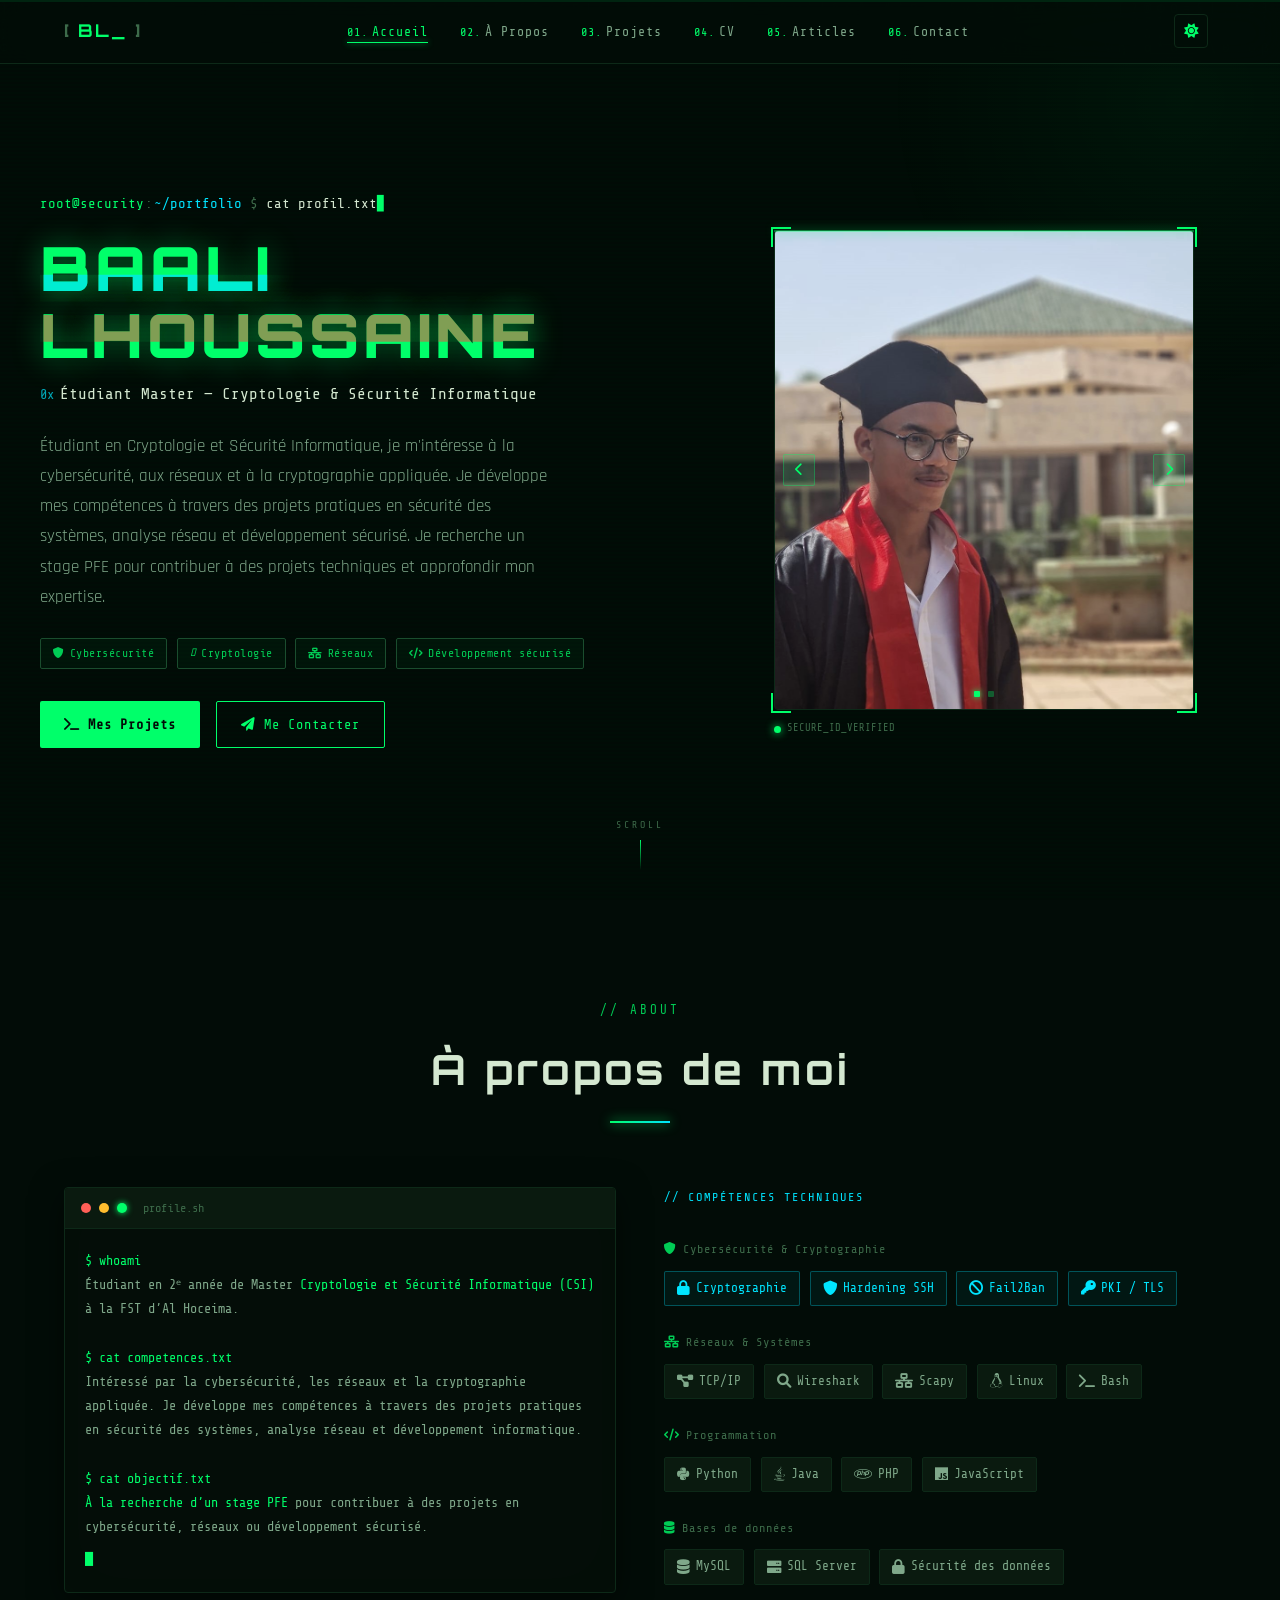
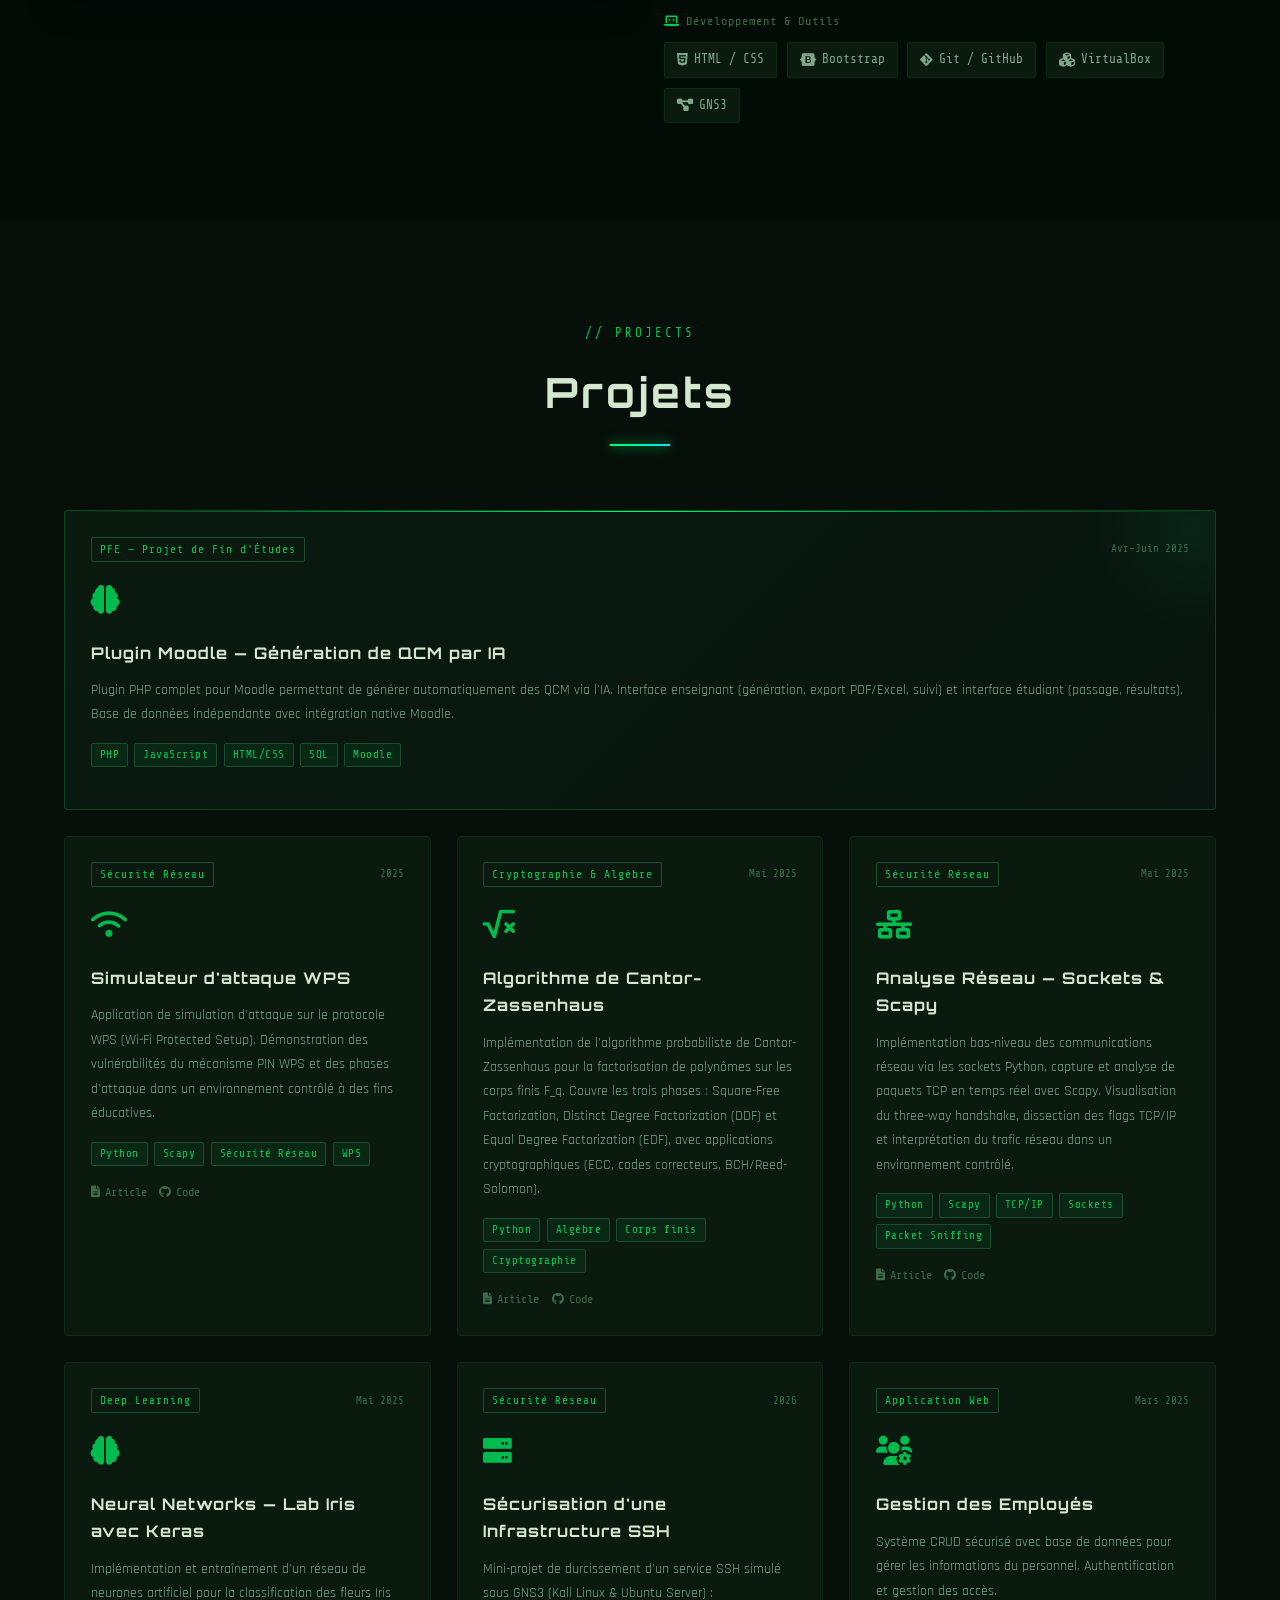
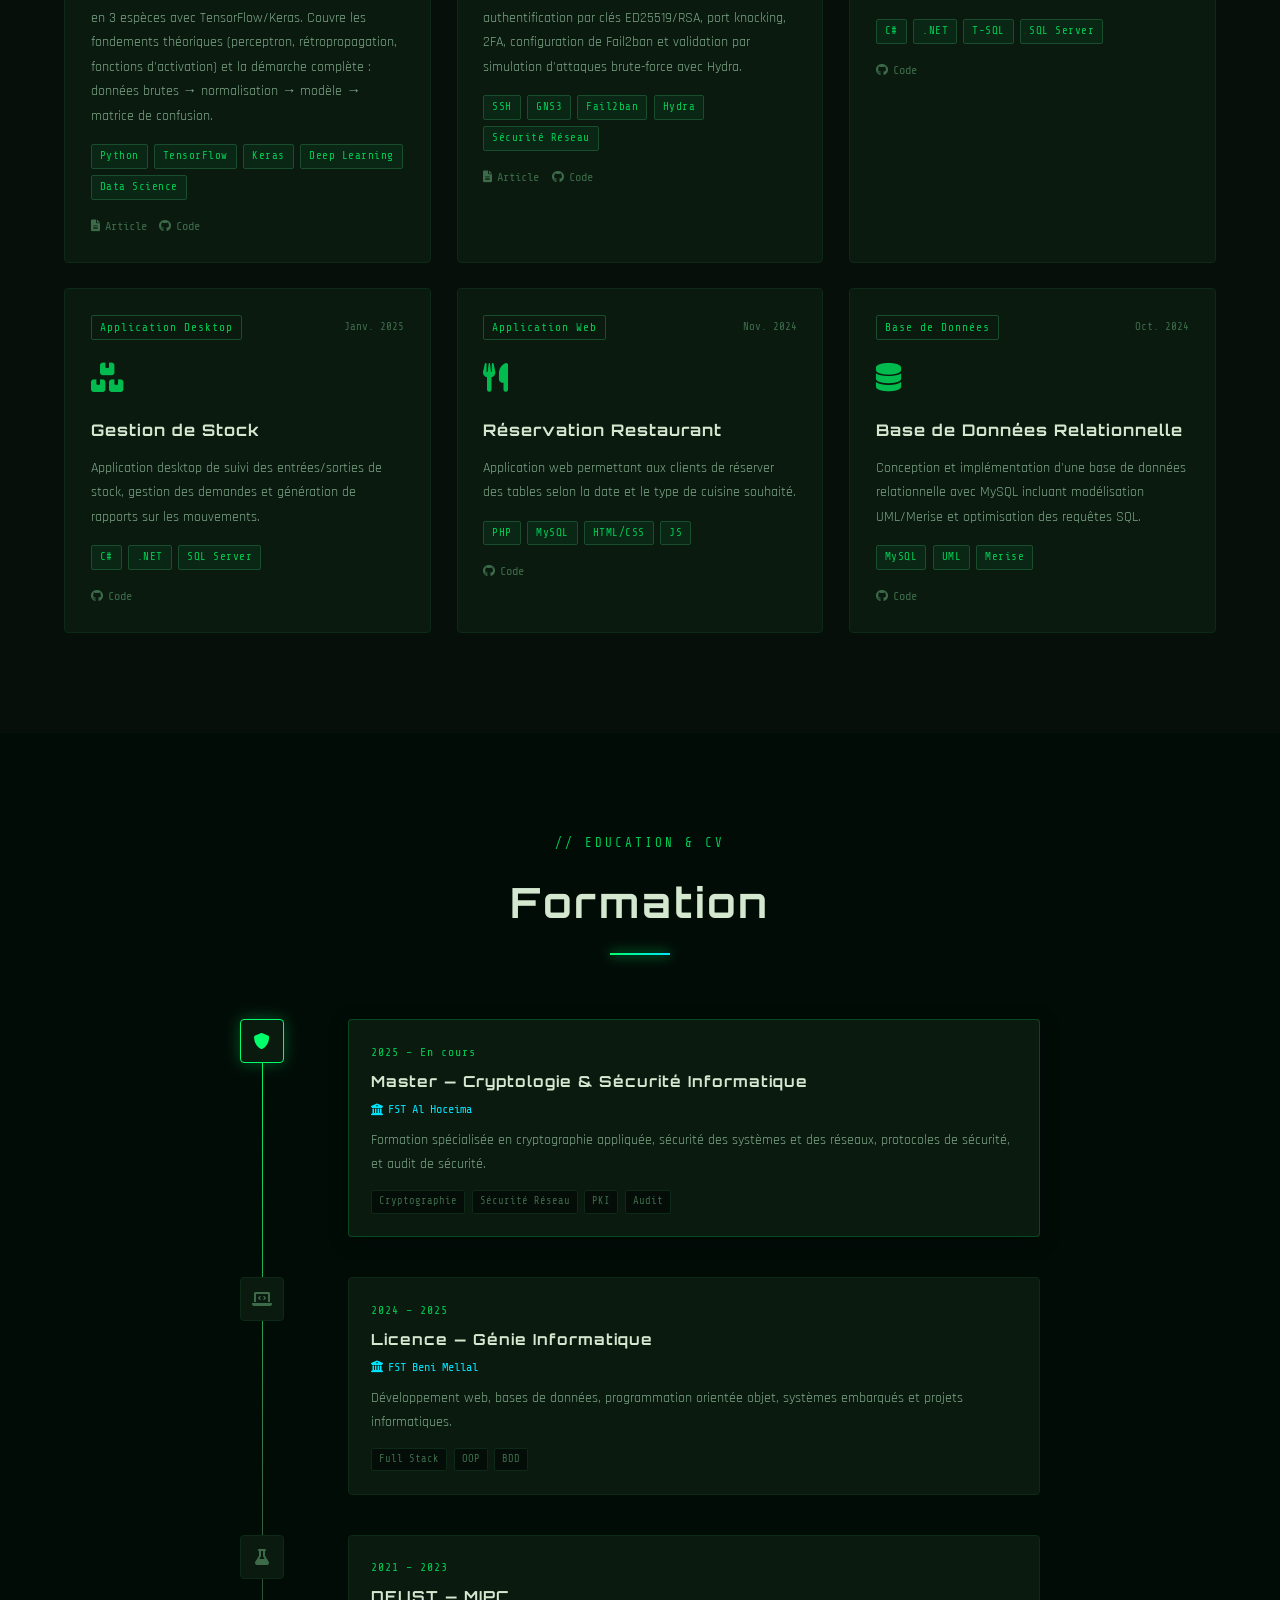
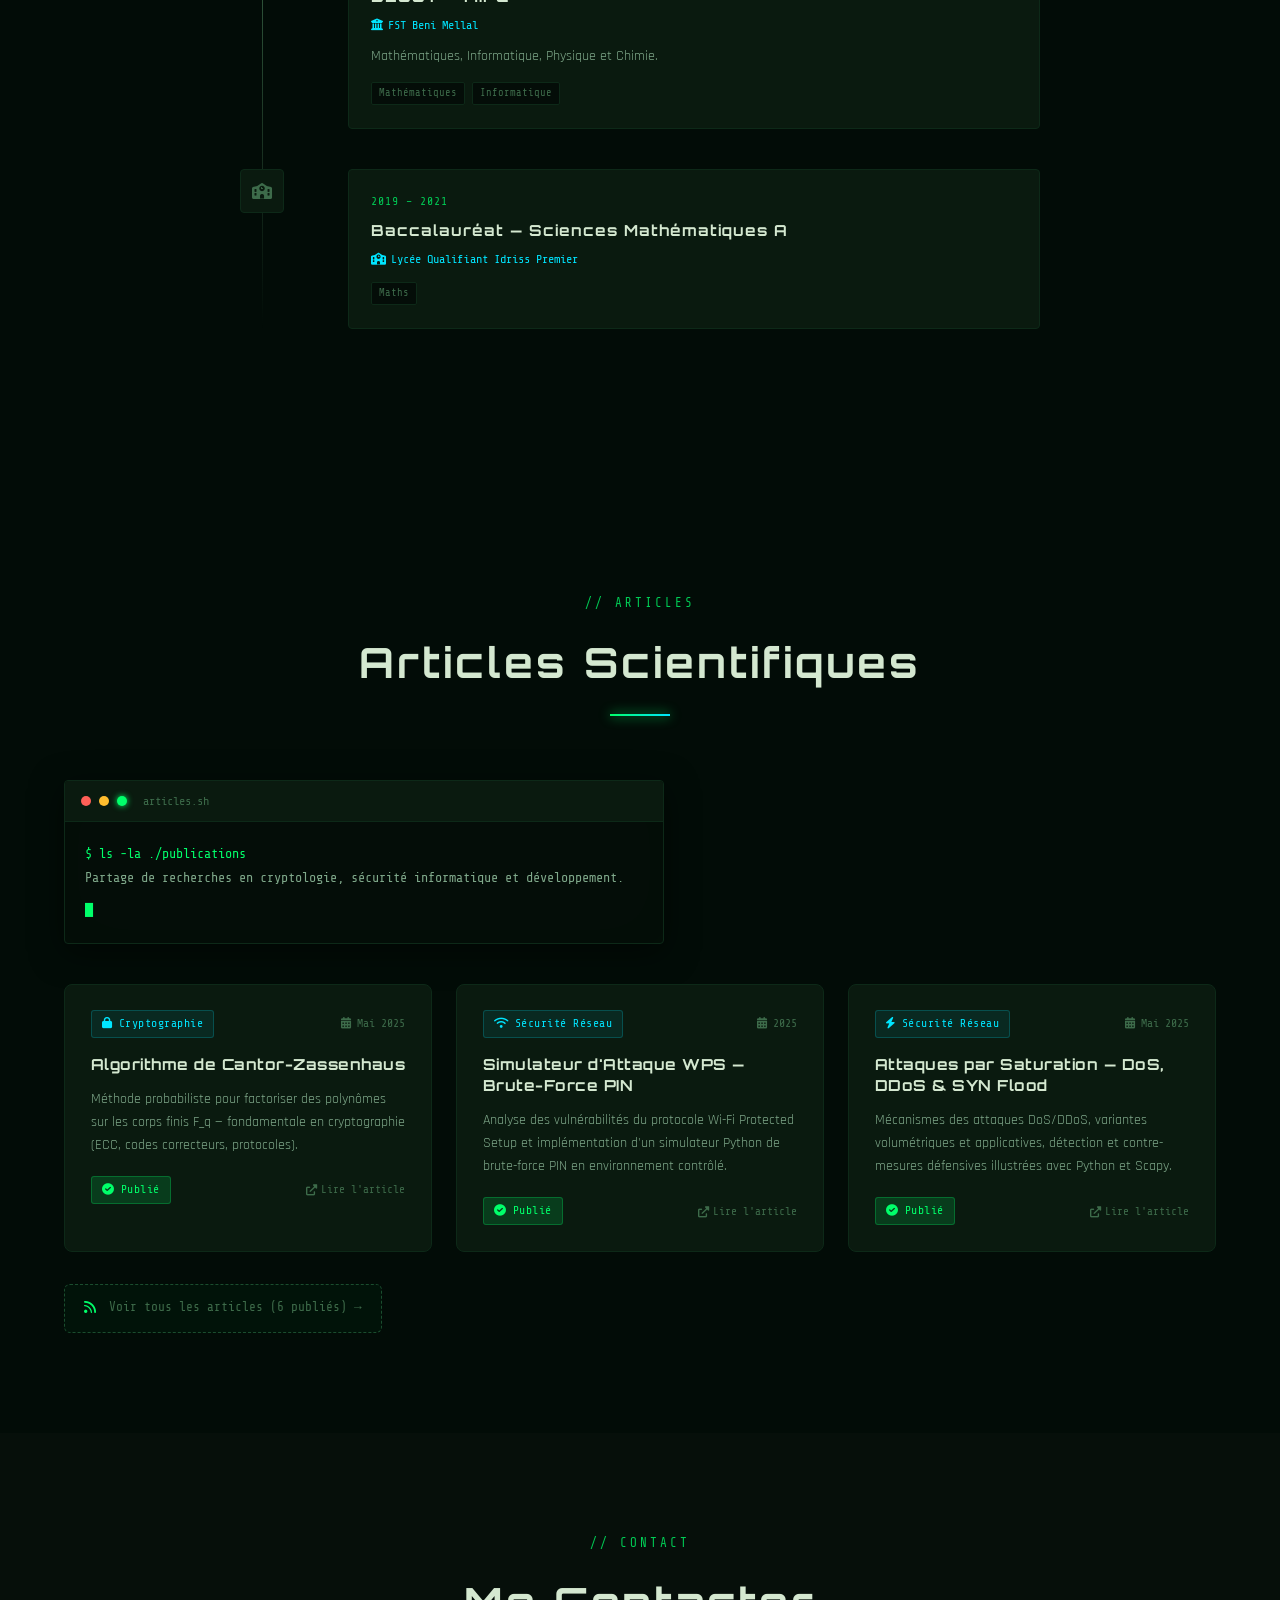
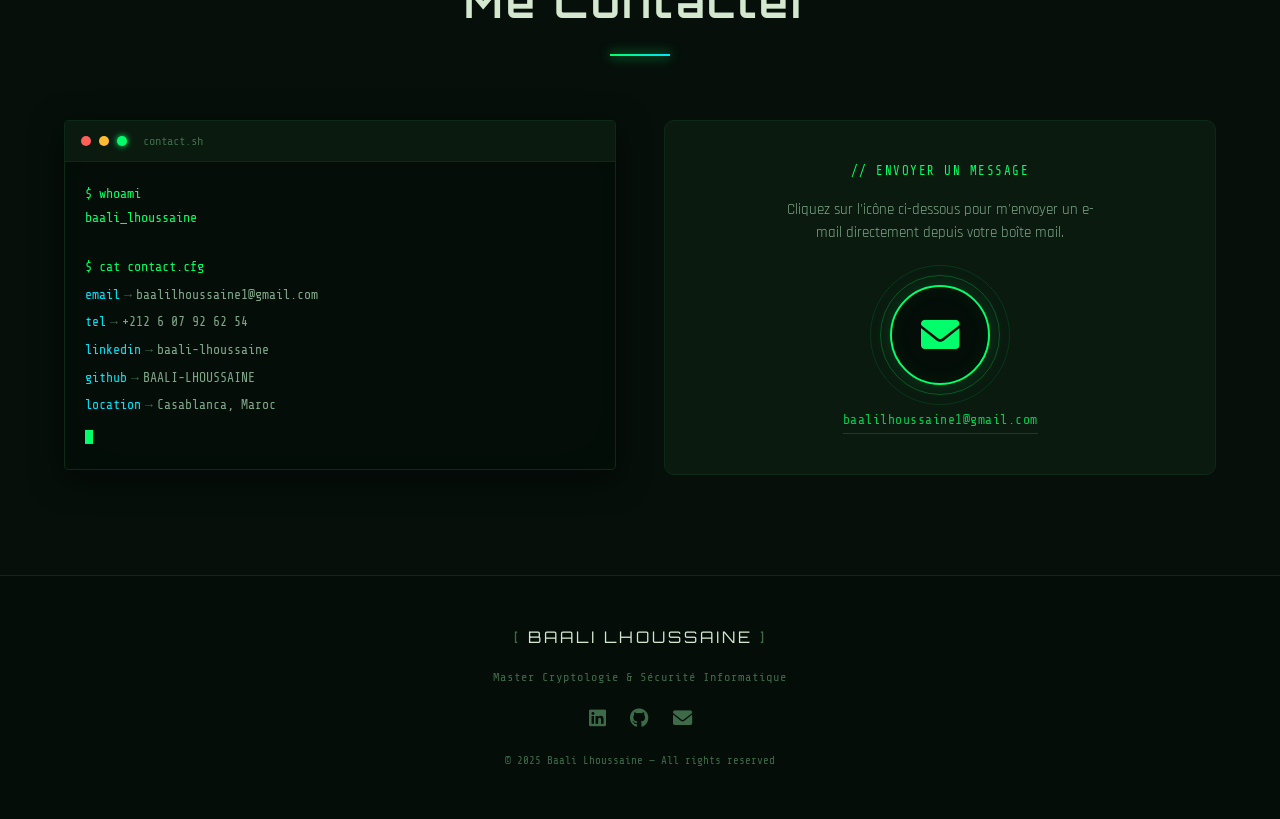
<file: index.html>
<!DOCTYPE html>
<html lang="fr">
<head>
    <meta charset="UTF-8">
    <meta name="viewport" content="width=device-width, initial-scale=1.0">
    <title>BAALI LHOUSSAINE — Cryptologie & Sécurité Informatique</title>
    <link rel="stylesheet" href="style.css">
    <link href="https://cdnjs.cloudflare.com/ajax/libs/font-awesome/6.0.0/css/all.min.css" rel="stylesheet">
    <link href="https://fonts.googleapis.com/css2?family=Share+Tech+Mono&family=Orbitron:wght@400;700;900&family=Rajdhani:wght@300;400;500;600;700&display=swap" rel="stylesheet">
</head>
<body>

<!-- Matrix Canvas Background -->
<canvas id="matrix-canvas"></canvas>

<!-- Scan Line Overlay -->
<div class="scanlines"></div>

<!-- Navigation -->
<nav class="navbar">
    <div class="nav-container">
        <div class="nav-logo">
            <span class="logo-bracket">[</span>
            <span class="logo-text">BL<span class="logo-cursor">_</span></span>
            <span class="logo-bracket">]</span>
        </div>
        <ul class="nav-menu">
            <li><a href="#accueil" class="nav-link"><span class="nav-num">01.</span>Accueil</a></li>
            <li><a href="#apropos" class="nav-link"><span class="nav-num">02.</span>À Propos</a></li>
            <li><a href="#projets" class="nav-link"><span class="nav-num">03.</span>Projets</a></li>
            <li><a href="#cv" class="nav-link"><span class="nav-num">04.</span>CV</a></li>
            <li><a href="#articles" class="nav-link"><span class="nav-num">05.</span>Articles</a></li>
            <li><a href="#contact" class="nav-link"><span class="nav-num">06.</span>Contact</a></li>
        </ul>
        <!-- Theme Toggle -->
        <button class="theme-toggle" id="themeToggle" title="Basculer thème">
            <i class="fas fa-sun" id="themeIcon"></i>
        </button>
        <div class="hamburger">
            <span></span>
            <span></span>
            <span></span>
        </div>
    </div>
</nav>

<!-- Scroll Progress -->
<div class="scroll-bar"><div class="scroll-progress" id="scrollProgress"></div></div>

<!-- ===================== HERO ===================== -->
<section id="accueil" class="hero">
    <div class="hero-content">
        <div class="hero-text">
            <div class="terminal-prompt">
                <span class="prompt-user">root@security</span><span class="prompt-sep">:</span><span class="prompt-path">~/portfolio</span><span class="prompt-dollar">$</span>
                <span class="prompt-cmd" id="typedCmd"></span><span class="prompt-blink">▋</span>
            </div>
            <h1 class="hero-name glitch" data-text="BAALI LHOUSSAINE">BAALI LHOUSSAINE</h1>
            <div class="hero-title-wrapper">
                <span class="hex-accent">0x</span>
                <span class="hero-title" id="heroTitle">Étudiant Master — Cryptologie & Sécurité Informatique</span>
            </div>
            <p class="hero-description">
                Étudiant en Cryptologie et Sécurité Informatique, je m'intéresse à la cybersécurité, aux réseaux et à la cryptographie appliquée. Je développe mes compétences à travers des projets pratiques en sécurité des systèmes, analyse réseau et développement sécurisé. Je recherche un stage PFE pour contribuer à des projets techniques et approfondir mon expertise.
            </p>
            <div class="hero-badges">
                <span class="badge"><i class="fas fa-shield-alt"></i> Cybersécurité </span>
                <span class="badge"><i class="fa-lock — cadenas"></i> Cryptologie</span>
                <span class="badge"><i class="fas fa-network-wired"></i> Réseaux </span>
                <span class="badge"><i class="fas fa-code"></i> Développement sécurisé </span>
            </div>
            <div class="hero-buttons">
                <a href="#projets" class="btn btn-primary"><i class="fas fa-terminal"></i> Mes Projets</a>
                <a href="#contact" class="btn btn-secondary"><i class="fas fa-paper-plane"></i> Me Contacter</a>
            </div>
        </div>
        <div class="hero-visual">
            <div class="photo-frame">
                <div class="frame-corners">
                    <span class="corner tl"></span>
                    <span class="corner tr"></span>
                    <span class="corner bl"></span>
                    <span class="corner br"></span>
                </div>
                <div class="photo-carousel">
                    <div class="carousel-container">
                        <div class="carousel-slide active">
                            <img src="images/im2.jpeg" alt="Photo professionnelle 1">
                        </div>
                        <div class="carousel-slide">
                            <img src="images/im1.png" alt="Photo professionnelle 2">
                        </div>
                    </div>
                    <button class="carousel-controls carousel-prev" id="prevBtn"><i class="fas fa-chevron-left"></i></button>
                    <button class="carousel-controls carousel-next" id="nextBtn"><i class="fas fa-chevron-right"></i></button>
                    <div class="carousel-indicators">
                        <div class="carousel-indicator active" data-slide="0"></div>
                        <div class="carousel-indicator" data-slide="1"></div>
                    </div>
                </div>
                <div class="scan-line-h"></div>
                <div class="frame-status">
                    <span class="status-dot"></span>
                    <span class="status-text">SECURE_ID_VERIFIED</span>
                </div>
            </div>
        </div>
    </div>
    <div class="hero-scroll-hint">
        <span>SCROLL</span>
        <div class="scroll-arrow"></div>
    </div>
</section>

<!-- ===================== À PROPOS ===================== -->
<!-- <section id="apropos" class="section">
    <div class="container">
        <div class="section-header">
            <span class="section-tag">// ABOUT</span>
            <h2 class="section-title">À propos de moi</h2>
            <div class="title-line"></div>
        </div>

        <div class="about-grid">
            <div class="about-text-block">
                <div class="terminal-box">
                    <div class="terminal-header">
                        <span class="t-dot red"></span>
                        <span class="t-dot yellow"></span>
                        <span class="t-dot green"></span>
                        <span class="t-title">profile.sh</span>
                    </div>
                    <div class="terminal-body">
                        <p><span class="t-cmd">$ cat profil.txt</span></p>
                        <p class="t-out">Développeur web avec une licence en génie informatique, désormais spécialisé en <span class="t-green">Cryptologie et Sécurité Informatique</span> en Master. Je m'intéresse aux protocoles cryptographiques, à la sécurité des réseaux et aux vulnérabilités applicatives.</p>
                        <br>
                        <p><span class="t-cmd">$ cat parcours.txt</span></p>
                        <p class="t-out">Après un parcours en développement full-stack incluant des projets en <span class="t-cyan">C#/.NET</span>, <span class="t-cyan">PHP/Moodle</span>, et <span class="t-cyan">Java</span>, j'ai intégré un Master axé sur la sécurité pour maîtriser la cryptographie appliquée, la sécurité offensive et défensive.</p>
                        <br>
                        <p><span class="t-cmd">$ cat objectifs.txt</span></p>
                        <p class="t-out">Contribuer à des projets de <span class="t-green">sécurité système</span>, d'audit ou de développement sécurisé. Allier rigueur mathématique et compétences techniques.</p>
                        <p class="t-prompt">█</p>
                    </div>
                </div>
            </div>

            <div class="skills-block">
                <div class="skills-section-label">// COMPÉTENCES TECHNIQUES</div>

                <div class="skill-group">
                    <div class="sg-label"><i class="fas fa-code"></i> Langages</div>
                    <div class="skills-row">
                        <div class="skill-chip" title="C#"><img src="images/Csharp.png" alt="C#"><span>C#</span></div>
                        <div class="skill-chip" title="Java"><i class="fab fa-java"></i><span>Java</span></div>
                        <div class="skill-chip" title="PHP"><i class="fab fa-php"></i><span>PHP</span></div>
                        <div class="skill-chip" title="JavaScript"><i class="fab fa-js"></i><span>JS</span></div>
                        <div class="skill-chip" title="C"><i class="fas fa-c"></i><span>C</span></div>
                        <div class="skill-chip" title="R"><i class="fas fa-chart-bar"></i><span>R</span></div>
                    </div>
                </div>

                <div class="skill-group">
                    <div class="sg-label"><i class="fas fa-globe"></i> Web & Frameworks</div>
                    <div class="skills-row">
                        <div class="skill-chip"><i class="fab fa-html5"></i><span>HTML5</span></div>
                        <div class="skill-chip"><i class="fab fa-css3-alt"></i><span>CSS3</span></div>
                        <div class="skill-chip"><img src="images/NET.png" alt=".NET"><span>.NET</span></div>
                        <div class="skill-chip"><i class="fab fa-bootstrap"></i><span>Bootstrap</span></div>
                        <div class="skill-chip"><img src="images/moodle.png" alt="Moodle"><span>Moodle</span></div>
                        <div class="skill-chip"><img src="images/wamp.png" alt="Wamp"><span>WAMP</span></div>
                    </div>
                </div>

                <div class="skill-group">
                    <div class="sg-label"><i class="fas fa-database"></i> Bases de données</div>
                    <div class="skills-row">
                        <div class="skill-chip"><i class="fas fa-database"></i><span>MySQL</span></div>
                        <div class="skill-chip"><i class="fas fa-server"></i><span>SQL Server</span></div>
                        <div class="skill-chip"><i class="fas fa-table"></i><span>PL/SQL</span></div>
                    </div>
                </div>

                <div class="skill-group">
                    <div class="sg-label"><i class="fas fa-shield-alt"></i> Sécurité & Crypto</div>
                    <div class="skills-row">
                        <div class="skill-chip new"><i class="fas fa-lock"></i><span>Cryptographie</span></div>
                        <div class="skill-chip new"><i class="fas fa-network-wired"></i><span>Sécurité Réseau</span></div>
                        <div class="skill-chip new"><i class="fas fa-bug"></i><span>Audit</span></div>
                        <div class="skill-chip new"><i class="fas fa-key"></i><span>PKI / TLS</span></div>
                    </div>
                </div>

                <div class="skill-group">
                    <div class="sg-label"><i class="fas fa-tools"></i> Outils & Méthodes</div>
                    <div class="skills-row">
                        <div class="skill-chip"><i class="fab fa-git-alt"></i><span>Git</span></div>
                        <div class="skill-chip"><i class="fas fa-project-diagram"></i><span>UML</span></div>
                        <div class="skill-chip"><i class="fas fa-sitemap"></i><span>Merise</span></div>
                    </div>
                </div>
            </div>
        </div>
    </div>
</section> -->

<!-- ===================== À PROPOS ===================== -->
<section id="apropos" class="section">
    <div class="container">

        <div class="section-header">
            <span class="section-tag">// ABOUT</span>
            <h2 class="section-title">À propos de moi</h2>
            <div class="title-line"></div>
        </div>

        <div class="about-grid">

            <!-- PROFIL -->
            <div class="about-text-block">
                <div class="terminal-box">
                    <div class="terminal-header">
                        <span class="t-dot red"></span>
                        <span class="t-dot yellow"></span>
                        <span class="t-dot green"></span>
                        <span class="t-title">profile.sh</span>
                    </div>

                    <div class="terminal-body">
                        <p><span class="t-cmd">$ whoami</span></p>
                        <p class="t-out">
                            Étudiant en 2ᵉ année de Master
                            <span class="t-green">Cryptologie et Sécurité Informatique (CSI)</span>
                            à la FST d’Al Hoceima.
                        </p>

                        <br>

                        <p><span class="t-cmd">$ cat competences.txt</span></p>
                        <p class="t-out">
                            Intéressé par la cybersécurité, les réseaux et la
                            cryptographie appliquée. Je développe mes compétences
                            à travers des projets pratiques en sécurité des systèmes,
                            analyse réseau et développement informatique.
                        </p>

                        <br>

                        <p><span class="t-cmd">$ cat objectif.txt</span></p>
                        <p class="t-out">
                            <span class="t-green">À la recherche d’un stage PFE</span>
                            pour contribuer à des projets en cybersécurité,
                            réseaux ou développement sécurisé.
                        </p>

                        <p class="t-prompt">█</p>
                    </div>
                </div>
            </div>

            <!-- COMPÉTENCES -->
            <div class="skills-block">
                <div class="skills-section-label">
                    // COMPÉTENCES TECHNIQUES
                </div>

                <!-- CYBERSÉCURITÉ -->
                <div class="skill-group">
                    <div class="sg-label">
                        <i class="fas fa-shield-alt"></i>
                        Cybersécurité & Cryptographie
                    </div>
                    <div class="skills-row">
                        <div class="skill-chip new">
                            <i class="fas fa-lock"></i>
                            <span>Cryptographie</span>
                        </div>
                        <div class="skill-chip new">
                            <i class="fas fa-shield-alt"></i>
                            <span>Hardening SSH</span>
                        </div>
                        <div class="skill-chip new">
                            <i class="fas fa-ban"></i>
                            <span>Fail2Ban</span>
                        </div>
                        <div class="skill-chip new">
                            <i class="fas fa-key"></i>
                            <span>PKI / TLS</span>
                        </div>
                    </div>
                </div>

                <!-- RÉSEAUX & SYSTÈMES -->
                <div class="skill-group">
                    <div class="sg-label">
                        <i class="fas fa-network-wired"></i>
                        Réseaux & Systèmes
                    </div>
                    <div class="skills-row">
                        <div class="skill-chip">
                            <i class="fas fa-project-diagram"></i>
                            <span>TCP/IP</span>
                        </div>
                        <div class="skill-chip">
                            <i class="fas fa-search"></i>
                            <span>Wireshark</span>
                        </div>
                        <div class="skill-chip">
                            <i class="fas fa-network-wired"></i>
                            <span>Scapy</span>
                        </div>
                        <div class="skill-chip">
                            <i class="fab fa-linux"></i>
                            <span>Linux</span>
                        </div>
                        <div class="skill-chip">
                            <i class="fas fa-terminal"></i>
                            <span>Bash</span>
                        </div>
                    </div>
                </div>

                <!-- PROGRAMMATION -->
                <div class="skill-group">
                    <div class="sg-label">
                        <i class="fas fa-code"></i>
                        Programmation
                    </div>
                    <div class="skills-row">
                        <div class="skill-chip">
                            <i class="fab fa-python"></i>
                            <span>Python</span>
                        </div>
                        <div class="skill-chip">
                            <i class="fab fa-java"></i>
                            <span>Java</span>
                        </div>
                        <div class="skill-chip">
                            <i class="fab fa-php"></i>
                            <span>PHP</span>
                        </div>
                        <div class="skill-chip">
                            <i class="fab fa-js"></i>
                            <span>JavaScript</span>
                        </div>
                    </div>
                </div>

                <!-- BASES DE DONNÉES -->
                <div class="skill-group">
                    <div class="sg-label">
                        <i class="fas fa-database"></i>
                        Bases de données
                    </div>
                    <div class="skills-row">
                        <div class="skill-chip">
                            <i class="fas fa-database"></i>
                            <span>MySQL</span>
                        </div>
                        <div class="skill-chip">
                            <i class="fas fa-server"></i>
                            <span>SQL Server</span>
                        </div>
                        <div class="skill-chip">
                            <i class="fas fa-lock"></i>
                            <span>Sécurité des données</span>
                        </div>
                    </div>
                </div>

                <!-- DÉVELOPPEMENT & OUTILS -->
                <div class="skill-group">
                    <div class="sg-label">
                        <i class="fas fa-laptop-code"></i>
                        Développement & Outils
                    </div>
                    <div class="skills-row">
                        <div class="skill-chip">
                            <i class="fab fa-html5"></i>
                            <span>HTML / CSS</span>
                        </div>
                        <div class="skill-chip">
                            <i class="fab fa-bootstrap"></i>
                            <span>Bootstrap</span>
                        </div>
                        <div class="skill-chip">
                            <i class="fab fa-git-alt"></i>
                            <span>Git / GitHub</span>
                        </div>
                        <div class="skill-chip">
                            <i class="fas fa-cubes"></i>
                            <span>VirtualBox</span>
                        </div>
                        <div class="skill-chip">
                            <i class="fas fa-project-diagram"></i>
                            <span>GNS3</span>
                        </div>
                    </div>
                </div>

            </div>
        </div>
    </div>
</section>


<!-- ===================== PROJETS ===================== -->
<section id="projets" class="section section-dark">
    <div class="container">
        <div class="section-header">
            <span class="section-tag">// PROJECTS</span>
            <h2 class="section-title">Projets</h2>
            <div class="title-line"></div>
        </div>

        <div class="projects-grid">

            <!-- PFE - Featured -->
            <div class="project-card featured-card">
                <div class="card-glow"></div>
                <div class="card-top-bar">
                    <span class="card-tag">PFE — Projet de Fin d'Études</span>
                    <span class="card-date">Avr–Juin 2025</span>
                </div>
                <div class="card-icon"><i class="fas fa-brain"></i></div>
                <h3>Plugin Moodle — Génération de QCM par IA</h3>
                <p class="card-desc">Plugin PHP complet pour Moodle permettant de générer automatiquement des QCM via l'IA. Interface enseignant (génération, export PDF/Excel, suivi) et interface étudiant (passage, résultats). Base de données indépendante avec intégration native Moodle.</p>
                <div class="card-tech">
                    <span class="tech">PHP</span>
                    <span class="tech">JavaScript</span>
                    <span class="tech">HTML/CSS</span>
                    <span class="tech">SQL</span>
                    <span class="tech">Moodle</span>
                </div>
            </div>
            <!-- Simulateur d'attaque WPS -->
            <div class="project-card">
                <div class="card-top-bar">
                    <span class="card-tag">Sécurité Réseau</span>
                    <span class="card-date">2025</span>
                </div>
                <div class="card-icon"><i class="fas fa-wifi"></i></div>
                <h3>Simulateur d'attaque WPS</h3>
                <p class="card-desc">Application de simulation d'attaque sur le protocole WPS (Wi-Fi Protected Setup). Démonstration des vulnérabilités du mécanisme PIN WPS et des phases d'attaque dans un environnement contrôlé à des fins éducatives.</p>
                <div class="card-tech">
                    <span class="tech">Python</span>
                    <span class="tech">Scapy</span>
                    <span class="tech">Sécurité Réseau</span>
                    <span class="tech">WPS</span>
                </div>
                <div class="card-links">
                    <a href="wps.html" class="card-link"><i class="fas fa-file-alt"></i> Article</a>
                    <a href="https://github.com/BAALI-LHOUSSAINE/WPS-SIMULATOR-CSI" class="card-link" target="_blank"><i class="fab fa-github"></i> Code</a>
                </div>
            </div>

            <!-- Cantor-Zassenhaus -->
            <div class="project-card">
                <div class="card-top-bar">
                    <span class="card-tag">Cryptographie & Algèbre</span>
                    <span class="card-date">Mai 2025</span>
                </div>
                <div class="card-icon"><i class="fas fa-square-root-alt"></i></div>
                <h3>Algorithme de Cantor-Zassenhaus</h3>
                <p class="card-desc">Implémentation de l'algorithme probabiliste de Cantor-Zassenhaus pour la factorisation de polynômes sur les corps finis F_q. Couvre les trois phases : Square-Free Factorization, Distinct Degree Factorization (DDF) et Equal Degree Factorization (EDF), avec applications cryptographiques (ECC, codes correcteurs, BCH/Reed-Solomon).</p>
                <div class="card-tech">
                    <span class="tech">Python</span>
                    <span class="tech">Algèbre</span>
                    <span class="tech">Corps finis</span>
                    <span class="tech">Cryptographie</span>
                </div>
                <div class="card-links">
                    <a href="zessenhaus.html" class="card-link"><i class="fas fa-file-alt"></i> Article</a>
                    <a href="https://github.com/BAALI-LHOUSSAINE/ZASSENHAUS" class="card-link" target="_blank"><i class="fab fa-github"></i> Code</a>
                </div>
            </div>

            <!-- Analyse Réseau — Sockets & Scapy -->
            <div class="project-card">
                <div class="card-top-bar">
                    <span class="card-tag">Sécurité Réseau</span>
                    <span class="card-date">Mai 2025</span>
                </div>
                <div class="card-icon"><i class="fas fa-network-wired"></i></div>
                <h3>Analyse Réseau — Sockets & Scapy</h3>
                <p class="card-desc">Implémentation bas-niveau des communications réseau via les sockets Python, capture et analyse de paquets TCP en temps réel avec Scapy. Visualisation du three-way handshake, dissection des flags TCP/IP et interprétation du trafic réseau dans un environnement contrôlé.</p>
                <div class="card-tech">
                    <span class="tech">Python</span>
                    <span class="tech">Scapy</span>
                    <span class="tech">TCP/IP</span>
                    <span class="tech">Sockets</span>
                    <span class="tech">Packet Sniffing</span>
                </div>
                <div class="card-links">
                    <a href="scapy.html" class="card-link"><i class="fas fa-file-alt"></i> Article</a>
                    <a href="https://github.com/BAALI-LHOUSSAINE/Analyse_Reseau" class="card-link" target="_blank"><i class="fab fa-github"></i> Code</a>
                </div>
            </div>

            <!-- Neural Networks — Lab Iris -->
            <div class="project-card">
                <div class="card-top-bar">
                    <span class="card-tag">Deep Learning</span>
                    <span class="card-date">Mai 2025</span>
                </div>
                <div class="card-icon"><i class="fas fa-brain"></i></div>
                <h3>Neural Networks — Lab Iris avec Keras</h3>
                <p class="card-desc">Implémentation et entraînement d'un réseau de neurones artificiel pour la classification des fleurs Iris en 3 espèces avec TensorFlow/Keras. Couvre les fondements théoriques (perceptron, rétropropagation, fonctions d'activation) et la démarche complète : données brutes → normalisation → modèle → matrice de confusion.</p>
                <div class="card-tech">
                    <span class="tech">Python</span>
                    <span class="tech">TensorFlow</span>
                    <span class="tech">Keras</span>
                    <span class="tech">Deep Learning</span>
                    <span class="tech">Data Science</span>
                </div>
                <div class="card-links">
                    <a href="neural_networks.html" class="card-link"><i class="fas fa-file-alt"></i> Article</a>
                    <a href="https://github.com/BAALI-LHOUSSAINE/irisLabDL" class="card-link" target="_blank"><i class="fab fa-github"></i> Code</a>
                </div>
            </div>

            <!-- Sécurisation Infrastructure SSH -->
            <div class="project-card">
                <div class="card-top-bar">
                    <span class="card-tag">Sécurité Réseau</span>
                    <span class="card-date">2026</span>
                </div>
                <div class="card-icon"><i class="fas fa-server"></i></div>
                <h3>Sécurisation d'une Infrastructure SSH</h3>
                <p class="card-desc">Mini-projet de durcissement d'un service SSH simulé sous GNS3 (Kali Linux & Ubuntu Server) : authentification par clés ED25519/RSA, port knocking, 2FA, configuration de Fail2ban et validation par simulation d'attaques brute-force avec Hydra.</p>
                <div class="card-tech">
                    <span class="tech">SSH</span>
                    <span class="tech">GNS3</span>
                    <span class="tech">Fail2ban</span>
                    <span class="tech">Hydra</span>
                    <span class="tech">Sécurité Réseau</span>
                </div>
                <div class="card-links">
                    <a href="ssh_hardening.html" class="card-link"><i class="fas fa-file-alt"></i> Article</a>
                    <a href="https://github.com/BAALI-LHOUSSAINE" class="card-link" target="_blank"><i class="fab fa-github"></i> Code</a>
                </div>
            </div>

            <!-- Gestion Employés -->
            <div class="project-card">
                <div class="card-top-bar">
                    <span class="card-tag">Application Web</span>
                    <span class="card-date">Mars 2025</span>
                </div>
                <div class="card-icon"><i class="fas fa-users-cog"></i></div>
                <h3>Gestion des Employés</h3>
                <p class="card-desc">Système CRUD sécurisé avec base de données pour gérer les informations du personnel. Authentification et gestion des accès.</p>
                <div class="card-tech">
                    <span class="tech">C#</span>
                    <span class="tech">.NET</span>
                    <span class="tech">T-SQL</span>
                    <span class="tech">SQL Server</span>
                </div>
                <div class="card-links">
                    <a href="https://github.com/BAALI-LHOUSSAINE/Gestion-des-employes" class="card-link" target="_blank"><i class="fab fa-github"></i> Code</a>
                </div>
            </div>

            <!-- Gestion Stock -->
            <div class="project-card">
                <div class="card-top-bar">
                    <span class="card-tag">Application Desktop</span>
                    <span class="card-date">Janv. 2025</span>
                </div>
                <div class="card-icon"><i class="fas fa-boxes"></i></div>
                <h3>Gestion de Stock</h3>
                <p class="card-desc">Application desktop de suivi des entrées/sorties de stock, gestion des demandes et génération de rapports sur les mouvements.</p>
                <div class="card-tech">
                    <span class="tech">C#</span>
                    <span class="tech">.NET</span>
                    <span class="tech">SQL Server</span>
                </div>
                <div class="card-links">
                    <a href="https://github.com/BAALI-LHOUSSAINE/GestionStock" class="card-link" target="_blank"><i class="fab fa-github"></i> Code</a>
                </div>
            </div>

            <!-- Réservation Restaurant -->
            <div class="project-card">
                <div class="card-top-bar">
                    <span class="card-tag">Application Web</span>
                    <span class="card-date">Nov. 2024</span>
                </div>
                <div class="card-icon"><i class="fas fa-utensils"></i></div>
                <h3>Réservation Restaurant</h3>
                <p class="card-desc">Application web permettant aux clients de réserver des tables selon la date et le type de cuisine souhaité.</p>
                <div class="card-tech">
                    <span class="tech">PHP</span>
                    <span class="tech">MySQL</span>
                    <span class="tech">HTML/CSS</span>
                    <span class="tech">JS</span>
                </div>
                <div class="card-links">
                    <a href="https://github.com/BAALI-LHOUSSAINE/reservation" class="card-link" target="_blank"><i class="fab fa-github"></i> Code</a>
                </div>
            </div>

            <!-- BDD Relationnelle -->
            <div class="project-card">
                <div class="card-top-bar">
                    <span class="card-tag">Base de Données</span>
                    <span class="card-date">Oct. 2024</span>
                </div>
                <div class="card-icon"><i class="fas fa-database"></i></div>
                <h3>Base de Données Relationnelle</h3>
                <p class="card-desc">Conception et implémentation d'une base de données relationnelle avec MySQL incluant modélisation UML/Merise et optimisation des requêtes SQL.</p>
                <div class="card-tech">
                    <span class="tech">MySQL</span>
                    <span class="tech">UML</span>
                    <span class="tech">Merise</span>
                </div>
                <div class="card-links">
                    <a href="https://github.com/BAALI-LHOUSSAINE" class="card-link" target="_blank"><i class="fab fa-github"></i> Code</a>
                </div>
            </div>


        </div>
    </div>
</section>

<!-- ===================== FORMATION ===================== -->
<section id="cv" class="section">
    <div class="container">
        <div class="section-header">
            <span class="section-tag">// EDUCATION & CV</span>
            <h2 class="section-title">Formation</h2>
            <div class="title-line"></div>
        </div>

        <div class="timeline">

            <div class="timeline-item active-item">
                <div class="tl-dot"><i class="fas fa-shield-alt"></i></div>
                <div class="tl-line"></div>
                <div class="tl-card">
                    <div class="tl-year">2025 – En cours</div>
                    <h3>Master — Cryptologie & Sécurité Informatique</h3>
                    <div class="tl-school"><i class="fas fa-university"></i> FST Al Hoceima</div>
                    <p>Formation spécialisée en cryptographie appliquée, sécurité des systèmes et des réseaux, protocoles de sécurité, et audit de sécurité.</p>
                    <div class="tl-tags">
                        <span>Cryptographie</span><span>Sécurité Réseau</span><span>PKI</span><span>Audit</span>
                    </div>
                </div>
            </div>

            <div class="timeline-item">
                <div class="tl-dot"><i class="fas fa-laptop-code"></i></div>
                <div class="tl-line"></div>
                <div class="tl-card">
                    <div class="tl-year">2024 – 2025</div>
                    <h3>Licence — Génie Informatique</h3>
                    <div class="tl-school"><i class="fas fa-university"></i> FST Beni Mellal</div>
                    <p>Développement web, bases de données, programmation orientée objet, systèmes embarqués et projets informatiques.</p>
                    <div class="tl-tags">
                        <span>Full Stack</span><span>OOP</span><span>BDD</span>
                    </div>
                </div>
            </div>

            <div class="timeline-item">
                <div class="tl-dot"><i class="fas fa-flask"></i></div>
                <div class="tl-line"></div>
                <div class="tl-card">
                    <div class="tl-year">2021 – 2023</div>
                    <h3>DEUST — MIPC</h3>
                    <div class="tl-school"><i class="fas fa-university"></i> FST Beni Mellal</div>
                    <p>Mathématiques, Informatique, Physique et Chimie.</p>
                    <div class="tl-tags">
                        <span>Mathématiques</span><span>Informatique</span>
                    </div>
                </div>
            </div>

            <div class="timeline-item">
                <div class="tl-dot"><i class="fas fa-school"></i></div>
                <div class="tl-line last"></div>
                <div class="tl-card">
                    <div class="tl-year">2019 – 2021</div>
                    <h3>Baccalauréat — Sciences Mathématiques A</h3>
                    <div class="tl-school"><i class="fas fa-school"></i> Lycée Qualifiant Idriss Premier</div>
                    <p></p>
                    <div class="tl-tags">
                        <span>Maths</span>
                    </div>
                </div>
            </div>

       </div>

        <!-- CV Download -->
        <!-- <div class="cv-download-block">
            <div class="cv-download-inner">
                <div class="cv-icon-wrap"><i class="fas fa-file-pdf"></i></div>
                <div>
                    <h3>Curriculum Vitae</h3>
                    <p>Téléchargez mon CV complet au format PDF</p>
                </div>
                <a href="CV.pdf" download class="btn btn-primary"><i class="fas fa-download"></i> Télécharger CV</a>
            </div>
        </div> -->
    </div>
</section>

<!-- ===================== ARTICLES ===================== -->
<section id="articles" class="section">
    <div class="container">
        <div class="section-header">
            <span class="section-tag">// ARTICLES</span>
            <h2 class="section-title">Articles Scientifiques</h2>
            <div class="title-line"></div>
        </div>

        <div class="articles-intro">
            <div class="terminal-box">
                <div class="terminal-header">
                    <span class="t-dot red"></span>
                    <span class="t-dot yellow"></span>
                    <span class="t-dot green"></span>
                    <span class="t-title">articles.sh</span>
                </div>
                <div class="terminal-body">
                    <p><span class="t-cmd">$ ls -la ./publications</span></p>
                    <p class="t-out">Partage de recherches en cryptologie, sécurité informatique et développement.</p>
                    <p class="t-prompt">█</p>
                </div>
            </div>
        </div>

        <div class="articles-grid">

            <!-- Article 1 — Cantor-Zassenhaus -->
            <article class="article-card" onclick="window.location.href='zessenhaus.html'" style="cursor:pointer">
                <div class="article-meta">
                    <span class="article-tag"><i class="fas fa-lock"></i> Cryptographie</span>
                    <span class="article-date"><i class="fas fa-calendar-alt"></i> Mai 2025</span>
                </div>
                <h3 class="article-title">Algorithme de Cantor-Zassenhaus</h3>
                <p class="article-excerpt">Méthode probabiliste pour factoriser des polynômes sur les corps finis F_q — fondamentale en cryptographie (ECC, codes correcteurs, protocoles).</p>
                <div class="article-footer">
                    <span class="article-status published"><i class="fas fa-check-circle"></i> Publié</span>
                    <span class="article-toggle-hint"><i class="fas fa-external-link-alt"></i> Lire l'article</span>
                </div>
            </article>

            <!-- Article 2 — Attaque WPS -->
            <article class="article-card" onclick="window.location.href='wps.html'" style="cursor:pointer">
                <div class="article-meta">
                    <span class="article-tag"><i class="fas fa-wifi"></i> Sécurité Réseau</span>
                    <span class="article-date"><i class="fas fa-calendar-alt"></i> 2025</span>
                </div>
                <h3 class="article-title">Simulateur d'Attaque WPS — Brute-Force PIN</h3>
                <p class="article-excerpt">Analyse des vulnérabilités du protocole Wi-Fi Protected Setup et implémentation d'un simulateur Python de brute-force PIN en environnement contrôlé.</p>
                <div class="article-footer">
                    <span class="article-status published"><i class="fas fa-check-circle"></i> Publié</span>
                    <span class="article-toggle-hint"><i class="fas fa-external-link-alt"></i> Lire l'article</span>
                </div>
            </article>

            <!-- Article 3 — DoS/DDoS -->
            <article class="article-card" onclick="window.location.href='saturation.html'" style="cursor:pointer">
                <div class="article-meta">
                    <span class="article-tag"><i class="fas fa-bolt"></i> Sécurité Réseau</span>
                    <span class="article-date"><i class="fas fa-calendar-alt"></i> Mai 2025</span>
                </div>
                <h3 class="article-title">Attaques par Saturation — DoS, DDoS & SYN Flood</h3>
                <p class="article-excerpt">Mécanismes des attaques DoS/DDoS, variantes volumétriques et applicatives, détection et contre-mesures défensives illustrées avec Python et Scapy.</p>
                <div class="article-footer">
                    <span class="article-status published"><i class="fas fa-check-circle"></i> Publié</span>
                    <span class="article-toggle-hint"><i class="fas fa-external-link-alt"></i> Lire l'article</span>
                </div>
            </article>

        </div>

        <div class="articles-note">
            <i class="fas fa-rss"></i>
            <a href="articles.html" style="color:inherit;text-decoration:none">Voir tous les articles (6 publiés) →</a>
        </div>
    </div>
</section>

<!-- ===================== CONTACT ===================== -->
<section id="contact" class="section section-dark">
    <div class="container">
        <div class="section-header">
            <span class="section-tag">// CONTACT</span>
            <h2 class="section-title">Me Contacter</h2>
            <div class="title-line"></div>
        </div>

        <div class="contact-grid">
            <div class="contact-info-block">
                <div class="terminal-box">
                    <div class="terminal-header">
                        <span class="t-dot red"></span>
                        <span class="t-dot yellow"></span>
                        <span class="t-dot green"></span>
                        <span class="t-title">contact.sh</span>
                    </div>
                    <div class="terminal-body">
                        <p><span class="t-cmd">$ whoami</span></p>
                        <p class="t-out t-green">baali_lhoussaine</p>
                        <br>
                        <p><span class="t-cmd">$ cat contact.cfg</span></p>
                        <div class="contact-entry">
                            <span class="c-key">email</span><span class="c-sep"> → </span>
                            <a href="mailto:baalilhoussaine1@gmail.com" class="c-val">baalilhoussaine1@gmail.com</a>
                        </div>
                        <div class="contact-entry">
                            <span class="c-key">tel</span><span class="c-sep"> → </span>
                            <span class="c-val">+212 6 07 92 62 54</span>
                        </div>
                        <div class="contact-entry">
                            <span class="c-key">linkedin</span><span class="c-sep"> → </span>
                            <a href="https://linkedin.com/in/baali-lhoussaine" target="_blank" class="c-val">baali-lhoussaine</a>
                        </div>
                        <div class="contact-entry">
                            <span class="c-key">github</span><span class="c-sep"> → </span>
                            <a href="https://github.com/BAALI-LHOUSSAINE" target="_blank" class="c-val">BAALI-LHOUSSAINE</a>
                        </div>
                        <div class="contact-entry">
                            <span class="c-key">location</span><span class="c-sep"> → </span>
                            <span class="c-val">Casablanca, Maroc</span>
                        </div>
                        <p class="t-prompt">█</p>
                    </div>
                </div>
            </div>

            <div class="contact-form-block">
                <div class="email-cta-block">
                    <div class="email-cta-label">// ENVOYER UN MESSAGE</div>
                    <p class="email-cta-desc">Cliquez sur l'icône ci-dessous pour m'envoyer un e-mail directement depuis votre boîte mail.</p>
                    <a href="mailto:baalilhoussaine1@gmail.com?subject=Contact depuis le portfolio" class="email-icon-btn" title="Envoyer un email">
                        <div class="email-icon-ring"></div>
                        <i class="fas fa-envelope"></i>
                        <span class="email-icon-pulse"></span>
                    </a>
                    <div class="email-cta-address">baalilhoussaine1@gmail.com</div>
                </div>
            </div>
        </div>
    </div>
</section>

<!-- Footer -->
<footer class="footer">
    <div class="container">
        <div class="footer-inner">
            <div class="footer-logo">
                <span class="logo-bracket">[</span>
                <span>BAALI LHOUSSAINE</span>
                <span class="logo-bracket">]</span>
            </div>
            <p class="footer-tagline">Master Cryptologie & Sécurité Informatique</p>
            <div class="footer-socials">
                <a href="https://linkedin.com/in/baali-lhoussaine" target="_blank"><i class="fab fa-linkedin"></i></a>
                <a href="https://github.com/BAALI-LHOUSSAINE" target="_blank"><i class="fab fa-github"></i></a>
                <a href="mailto:baalilhoussaine1@gmail.com"><i class="fas fa-envelope"></i></a>
            </div>
            <p class="footer-copy">© 2025 Baali Lhoussaine — All rights reserved</p>
        </div>
    </div>
</footer>

<!-- Popup -->
<div class="popup-overlay" id="popupOverlay">
    <div class="popup" id="popup">
        <div class="popup-header">
            <div class="popup-icon" id="popupIcon"></div>
            <button class="popup-close" id="popupClose">×</button>
        </div>
        <div class="popup-content">
            <h3 id="popupTitle"></h3>
            <p id="popupMessage"></p>
        </div>
        <div class="popup-actions">
            <button class="popup-btn popup-btn-primary" id="popupOk">OK</button>
        </div>
    </div>
</div>

<script src="script.js"></script>
</body>
</html>
</file>
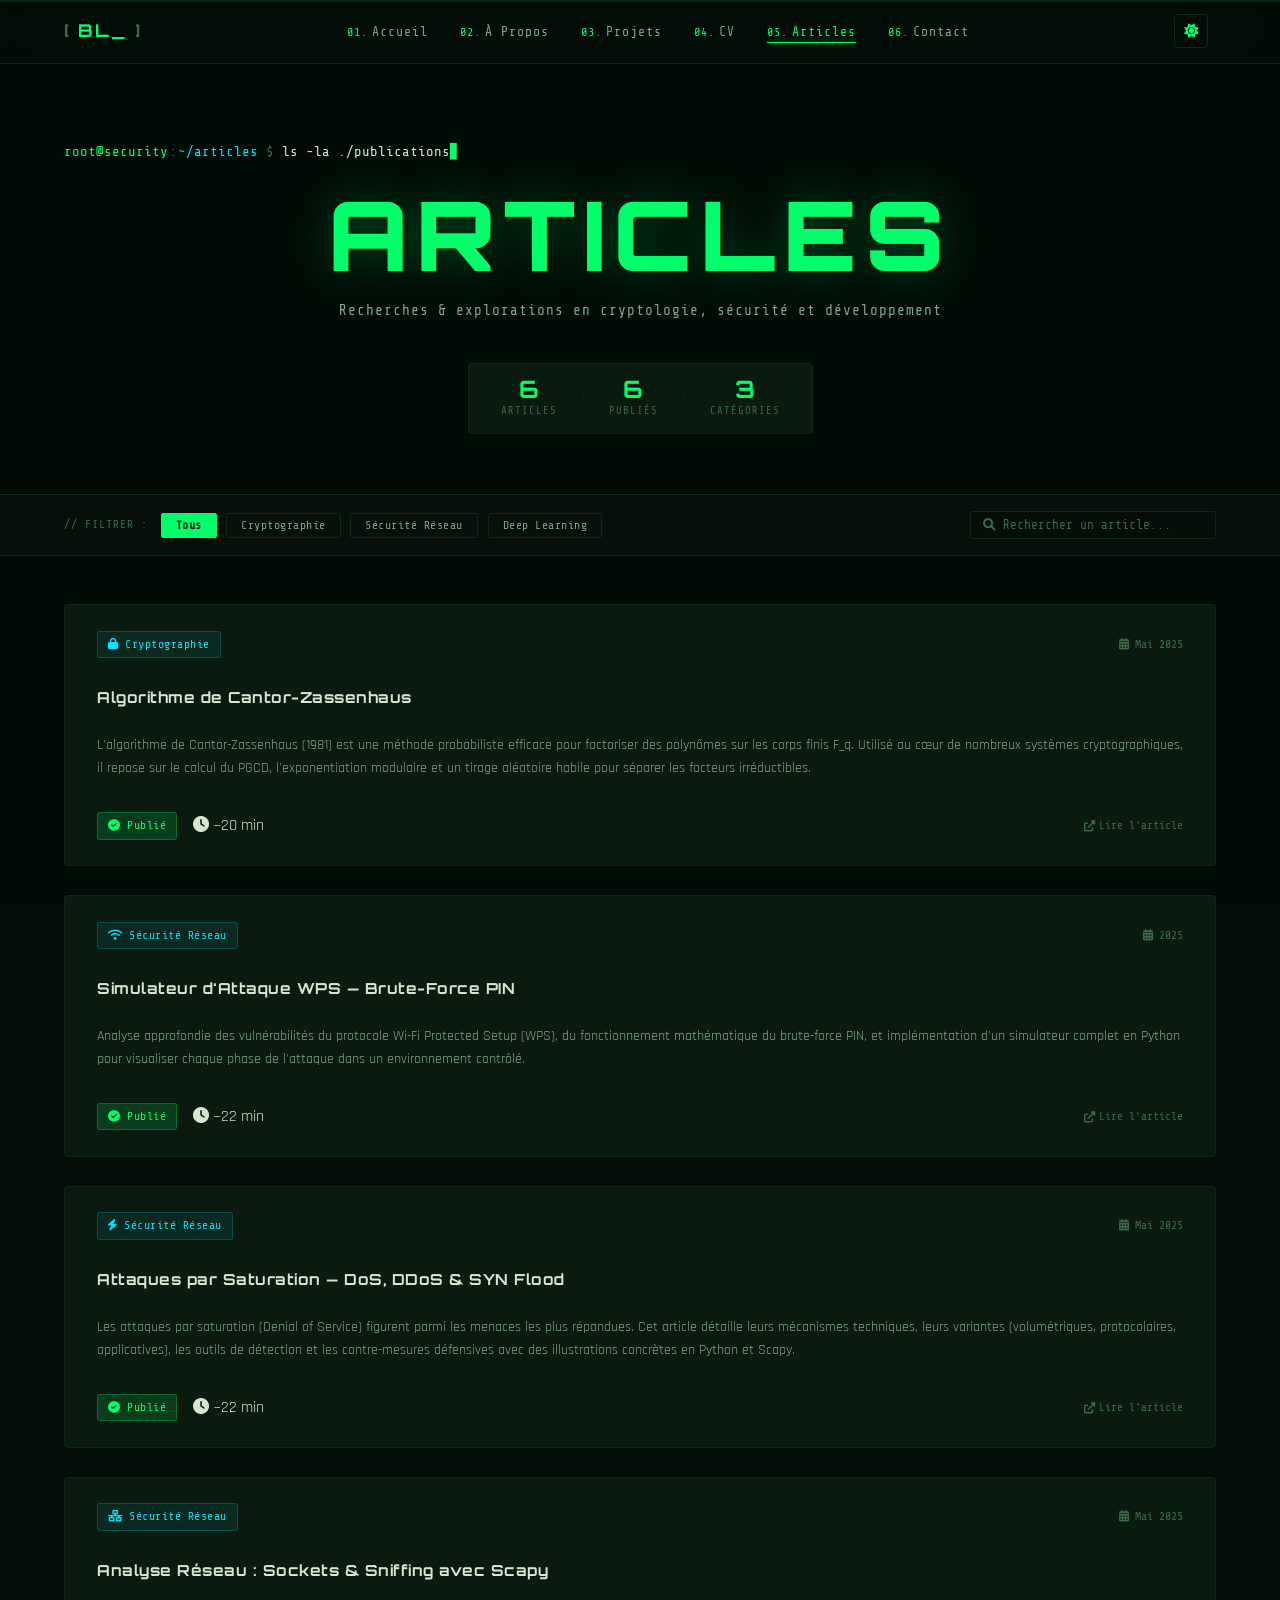
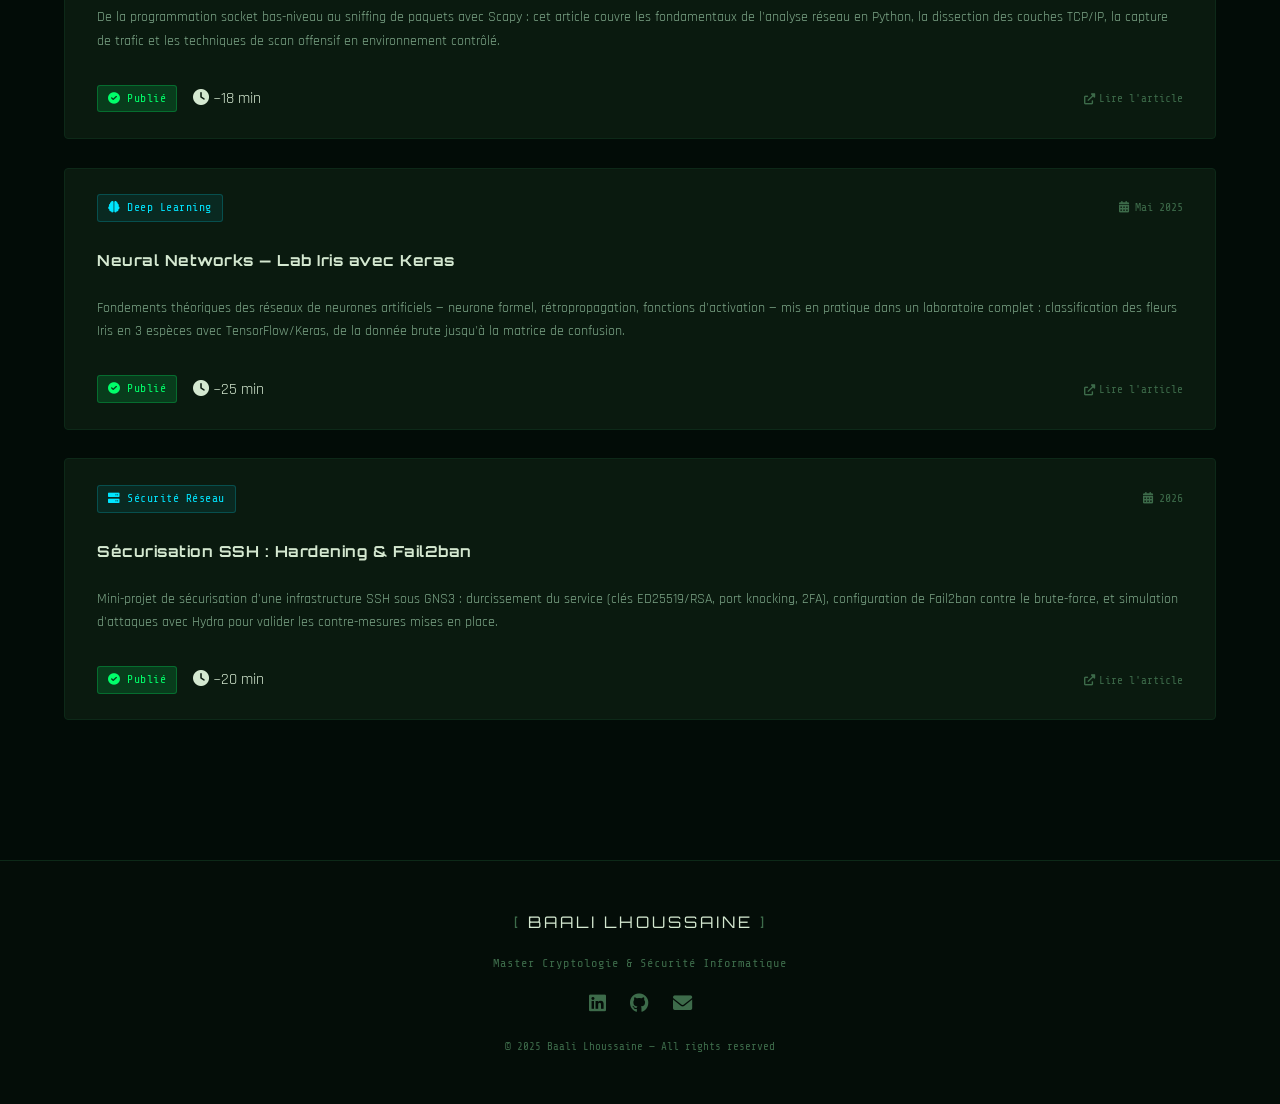
<file: articles.html>
<!DOCTYPE html>
<html lang="fr">
<head>
    <meta charset="UTF-8">
    <meta name="viewport" content="width=device-width, initial-scale=1.0">
    <title>Articles — BAALI LHOUSSAINE</title>
    <link rel="stylesheet" href="style.css">
    <link href="https://cdnjs.cloudflare.com/ajax/libs/font-awesome/6.0.0/css/all.min.css" rel="stylesheet">
    <link href="https://fonts.googleapis.com/css2?family=Share+Tech+Mono&family=Orbitron:wght@400;700;900&family=Rajdhani:wght@300;400;500;600;700&display=swap" rel="stylesheet">
</head>
<body>

<canvas id="matrix-canvas"></canvas>
<div class="scanlines"></div>

<!-- Navigation -->
<nav class="navbar">
    <div class="nav-container">
        <div class="nav-logo">
            <span class="logo-bracket">[</span>
            <span class="logo-text">BL<span class="logo-cursor">_</span></span>
            <span class="logo-bracket">]</span>
        </div>
        <ul class="nav-menu">
            <li><a href="index.html#accueil"  class="nav-link"><span class="nav-num">01.</span>Accueil</a></li>
            <li><a href="index.html#apropos"  class="nav-link"><span class="nav-num">02.</span>À Propos</a></li>
            <li><a href="index.html#projets"  class="nav-link"><span class="nav-num">03.</span>Projets</a></li>
            <li><a href="index.html#cv"       class="nav-link"><span class="nav-num">04.</span>CV</a></li>
            <li><a href="articles.html" class="nav-link active"><span class="nav-num">05.</span>Articles</a></li>
            <li><a href="index.html#contact"  class="nav-link"><span class="nav-num">06.</span>Contact</a></li>
        </ul>
        <!-- Theme Toggle — add this between </ul> and <div class="hamburger"> -->
        <button class="theme-toggle" id="themeToggle" title="Basculer thème">
            <i class="fas fa-sun" id="themeIcon"></i>
        </button>
        <div class="hamburger">
            <span></span><span></span><span></span>
        </div>
    </div>
</nav>

<div class="scroll-bar"><div class="scroll-progress" id="scrollProgress"></div></div>

<!-- ===================== HERO ARTICLES ===================== -->
<section class="articles-hero">
    <div class="container">
        <div class="terminal-prompt" style="margin-bottom:1.4rem">
            <span class="prompt-user">root@security</span><span class="prompt-sep">:</span><span class="prompt-path">~/articles</span><span class="prompt-dollar">$</span>
            <span class="prompt-cmd">ls -la ./publications</span><span class="prompt-blink">▋</span>
        </div>
        <h1 class="articles-page-title glitch" data-text="ARTICLES">ARTICLES</h1>
        <p class="articles-page-subtitle">Recherches & explorations en cryptologie, sécurité et développement</p>

        <!-- Stats bar -->
        <div class="articles-stats">
            <div class="stat-item">
                <span class="stat-num" id="totalCount">6</span>
                <span class="stat-label">Articles</span>
            </div>
            <div class="stat-sep">|</div>
            <div class="stat-item">
                <span class="stat-num">6</span>
                <span class="stat-label">Publiés</span>
            </div>
            <div class="stat-sep">|</div>
            <div class="stat-item">
                <span class="stat-num">3</span>
                <span class="stat-label">Catégories</span>
            </div>
        </div>
    </div>
</section>

<!-- ===================== FILTERS ===================== -->
<section class="articles-filters-bar">
    <div class="container">
        <div class="filters-inner">
            <div class="filter-group">
                <span class="filter-label">// FILTRER :</span>
                <button class="filter-btn active" data-filter="all">Tous</button>
                <button class="filter-btn" data-filter="cryptographie">Cryptographie</button>
                <button class="filter-btn" data-filter="securite-reseau">Sécurité Réseau</button>
                <button class="filter-btn" data-filter="deep-learning">Deep Learning</button>
            </div>
            <div class="search-group">
                <div class="search-box">
                    <i class="fas fa-search"></i>
                    <input type="text" id="searchInput" placeholder="Rechercher un article..." />
                </div>
            </div>
        </div>
    </div>
</section>

<!-- ===================== ARTICLES GRID ===================== -->
<section class="articles-main section">
    <div class="container">

        <div class="articles-grid-full" id="articlesGrid">

            <!-- Article 1 — Cantor-Zassenhaus -->
            <article id="article-1" class="article-card article-card-full" data-category="cryptographie" onclick="window.location.href='zessenhaus.html'" style="cursor:pointer">
                <div class="article-meta">
                    <span class="article-tag"><i class="fas fa-lock"></i> Cryptographie</span>
                    <span class="article-date"><i class="fas fa-calendar-alt"></i> Mai 2025</span>
                </div>
                <h3 class="article-title">Algorithme de Cantor-Zassenhaus</h3>
                <p class="article-excerpt">L'algorithme de Cantor-Zassenhaus (1981) est une méthode probabiliste efficace pour factoriser des polynômes sur les corps finis F_q. Utilisé au cœur de nombreux systèmes cryptographiques, il repose sur le calcul du PGCD, l'exponentiation modulaire et un tirage aléatoire habile pour séparer les facteurs irréductibles.</p>
                <div class="article-footer">
                    <span class="article-status published"><i class="fas fa-check-circle"></i> Publié</span>
                    <span class="article-read-time"><i class="fas fa-clock"></i> ~20 min</span>
                    <span class="article-toggle-hint"><i class="fas fa-external-link-alt"></i> Lire l'article</span>
                </div>
            </article>

            <!-- Article 2 — Attaque WPS -->
            <article id="article-2" class="article-card article-card-full" data-category="securite-reseau" onclick="window.location.href='wps.html'" style="cursor:pointer">
                <div class="article-meta">
                    <span class="article-tag"><i class="fas fa-wifi"></i> Sécurité Réseau</span>
                    <span class="article-date"><i class="fas fa-calendar-alt"></i> 2025</span>
                </div>
                <h3 class="article-title">Simulateur d'Attaque WPS — Brute-Force PIN</h3>
                <p class="article-excerpt">Analyse approfondie des vulnérabilités du protocole Wi-Fi Protected Setup (WPS), du fonctionnement mathématique du brute-force PIN, et implémentation d'un simulateur complet en Python pour visualiser chaque phase de l'attaque dans un environnement contrôlé.</p>
                <div class="article-footer">
                    <span class="article-status published"><i class="fas fa-check-circle"></i> Publié</span>
                    <span class="article-read-time"><i class="fas fa-clock"></i> ~22 min</span>
                    <span class="article-toggle-hint"><i class="fas fa-external-link-alt"></i> Lire l'article</span>
                </div>
            </article>

            <!-- Article 3 — Attaque par Saturation DoS/DDoS -->
            <article id="article-3" class="article-card article-card-full" data-category="securite-reseau" onclick="window.location.href='saturation.html'" style="cursor:pointer">
                <div class="article-meta">
                    <span class="article-tag"><i class="fas fa-bolt"></i> Sécurité Réseau</span>
                    <span class="article-date"><i class="fas fa-calendar-alt"></i> Mai 2025</span>
                </div>
                <h3 class="article-title">Attaques par Saturation — DoS, DDoS & SYN Flood</h3>
                <p class="article-excerpt">Les attaques par saturation (Denial of Service) figurent parmi les menaces les plus répandues. Cet article détaille leurs mécanismes techniques, leurs variantes (volumétriques, protocolaires, applicatives), les outils de détection et les contre-mesures défensives avec des illustrations concrètes en Python et Scapy.</p>
                <div class="article-footer">
                    <span class="article-status published"><i class="fas fa-check-circle"></i> Publié</span>
                    <span class="article-read-time"><i class="fas fa-clock"></i> ~22 min</span>
                    <span class="article-toggle-hint"><i class="fas fa-external-link-alt"></i> Lire l'article</span>
                </div>
            </article>

            <!-- Article 4 — Scapy / Sockets -->
            <article id="article-4" class="article-card article-card-full" data-category="securite-reseau" onclick="window.location.href='scapy.html'" style="cursor:pointer">
                <div class="article-meta">
                    <span class="article-tag"><i class="fas fa-network-wired"></i> Sécurité Réseau</span>
                    <span class="article-date"><i class="fas fa-calendar-alt"></i> Mai 2025</span>
                </div>
                <h3 class="article-title">Analyse Réseau : Sockets & Sniffing avec Scapy</h3>
                <p class="article-excerpt">De la programmation socket bas-niveau au sniffing de paquets avec Scapy : cet article couvre les fondamentaux de l'analyse réseau en Python, la dissection des couches TCP/IP, la capture de trafic et les techniques de scan offensif en environnement contrôlé.</p>
                <div class="article-footer">
                    <span class="article-status published"><i class="fas fa-check-circle"></i> Publié</span>
                    <span class="article-read-time"><i class="fas fa-clock"></i> ~18 min</span>
                    <span class="article-toggle-hint"><i class="fas fa-external-link-alt"></i> Lire l'article</span>
                </div>
            </article>

            <!-- Article 5 — Neural Networks / Iris -->
            <article id="article-5" class="article-card article-card-full" data-category="deep-learning" onclick="window.location.href='neural_networks.html'" style="cursor:pointer">
                <div class="article-meta">
                    <span class="article-tag"><i class="fas fa-brain"></i> Deep Learning</span>
                    <span class="article-date"><i class="fas fa-calendar-alt"></i> Mai 2025</span>
                </div>
                <h3 class="article-title">Neural Networks — Lab Iris avec Keras</h3>
                <p class="article-excerpt">Fondements théoriques des réseaux de neurones artificiels — neurone formel, rétropropagation, fonctions d'activation — mis en pratique dans un laboratoire complet : classification des fleurs Iris en 3 espèces avec TensorFlow/Keras, de la donnée brute jusqu'à la matrice de confusion.</p>
                <div class="article-footer">
                    <span class="article-status published"><i class="fas fa-check-circle"></i> Publié</span>
                    <span class="article-read-time"><i class="fas fa-clock"></i> ~25 min</span>
                    <span class="article-toggle-hint"><i class="fas fa-external-link-alt"></i> Lire l'article</span>
                </div>
            </article>

            <!-- Article 6 — Sécurisation SSH -->
            <article id="article-6" class="article-card article-card-full" data-category="securite-reseau" onclick="window.location.href='ssh_hardening.html'" style="cursor:pointer">
                <div class="article-meta">
                    <span class="article-tag"><i class="fas fa-server"></i> Sécurité Réseau</span>
                    <span class="article-date"><i class="fas fa-calendar-alt"></i> 2026</span>
                </div>
                <h3 class="article-title">Sécurisation SSH : Hardening & Fail2ban</h3>
                <p class="article-excerpt">Mini-projet de sécurisation d'une infrastructure SSH sous GNS3 : durcissement du service (clés ED25519/RSA, port knocking, 2FA), configuration de Fail2ban contre le brute-force, et simulation d'attaques avec Hydra pour valider les contre-mesures mises en place.</p>
                <div class="article-footer">
                    <span class="article-status published"><i class="fas fa-check-circle"></i> Publié</span>
                    <span class="article-read-time"><i class="fas fa-clock"></i> ~20 min</span>
                    <span class="article-toggle-hint"><i class="fas fa-external-link-alt"></i> Lire l'article</span>
                </div>
            </article>

        </div>

        <!-- Empty state (hidden by default) -->
        <div class="no-results" id="noResults" style="display:none">
            <i class="fas fa-search"></i>
            <p>Aucun article trouvé pour cette recherche.</p>
            <button onclick="resetFilters()">Réinitialiser les filtres</button>
        </div>



    </div>
</section>

<!-- Footer -->
<footer class="footer">
    <div class="container">
        <div class="footer-inner">
            <div class="footer-logo">
                <span class="logo-bracket">[</span>
                <span>BAALI LHOUSSAINE</span>
                <span class="logo-bracket">]</span>
            </div>
            <p class="footer-tagline">Master Cryptologie & Sécurité Informatique</p>
            <div class="footer-socials">
                <a href="https://linkedin.com/in/baali-lhoussaine" target="_blank"><i class="fab fa-linkedin"></i></a>
                <a href="https://github.com/BAALI-LHOUSSAINE" target="_blank"><i class="fab fa-github"></i></a>
                <a href="mailto:baalilhoussaine1@gmail.com"><i class="fas fa-envelope"></i></a>
            </div>
            <p class="footer-copy">© 2025 Baali Lhoussaine — All rights reserved</p>
        </div>
    </div>
</footer>

<!-- Notification toast -->
<div class="toast" id="toast"></div>

<script>
document.addEventListener('DOMContentLoaded', function () {

    // ===== MATRIX =====
    (function () {
        const canvas = document.getElementById('matrix-canvas');
        if (!canvas) return;
        const ctx = canvas.getContext('2d');
        function resize() { canvas.width = window.innerWidth; canvas.height = window.innerHeight; }
        resize();
        window.addEventListener('resize', resize);
        const chars = '0123456789ABCDEF<>{}[]|+=/*%$#@!?ΩΨΦΣΠΛΘΔαβγ';
        const fs = 13;
        let cols = Math.floor(canvas.width / fs);
        let drops = Array(cols).fill(1);
        function draw() {
            const isLight = document.documentElement.getAttribute('data-theme') === 'light';
            ctx.fillStyle = isLight ? 'rgba(244,247,245,0.05)' : 'rgba(2,12,7,0.05)';
            ctx.fillRect(0, 0, canvas.width, canvas.height);
            ctx.font = fs + 'px Share Tech Mono, monospace';
            for (let i = 0; i < drops.length; i++) {
                ctx.fillStyle = isLight
                    ? (Math.random() > 0.97 ? '#0077aa' : '#007a33')
                    : (Math.random() > 0.97 ? '#00e5ff' : '#00ff6a');
                ctx.fillText(chars[Math.floor(Math.random() * chars.length)], i * fs, drops[i] * fs);
                if (drops[i] * fs > canvas.height && Math.random() > 0.975) drops[i] = 0;
                drops[i]++;
            }
        }
        setInterval(draw, 55);
        window.addEventListener('resize', () => { cols = Math.floor(canvas.width / fs); drops = Array(cols).fill(1); });
    })();

    // ===== SCROLL PROGRESS =====
    const sp = document.getElementById('scrollProgress');
    window.addEventListener('scroll', () => {
        const t = window.pageYOffset, d = document.documentElement.scrollHeight - window.innerHeight;
        if (sp) sp.style.width = (t / d * 100) + '%';
    });

    // ===== MOBILE NAV =====
    const hamburger = document.querySelector('.hamburger');
    const navMenu = document.querySelector('.nav-menu');
    if (hamburger && navMenu) {
        hamburger.addEventListener('click', () => {
            hamburger.classList.toggle('active');
            navMenu.classList.toggle('active');
        });
    }

    // ===== FILTER BUTTONS =====
    const filterBtns = document.querySelectorAll('.filter-btn');
    filterBtns.forEach(btn => {
        btn.addEventListener('click', () => {
            filterBtns.forEach(b => b.classList.remove('active'));
            btn.classList.add('active');
            applyFilters();
        });
    });

    // ===== SEARCH =====
    const searchInput = document.getElementById('searchInput');
    if (searchInput) searchInput.addEventListener('input', applyFilters);

    function applyFilters() {
        const activeFilter = document.querySelector('.filter-btn.active')?.dataset.filter || 'all';
        const query = (searchInput?.value || '').toLowerCase().trim();
        const cards = document.querySelectorAll('.article-card-full');
        let visible = 0;
        cards.forEach(card => {
            const cat = card.dataset.category;
            const text = card.textContent.toLowerCase();
            const matchCat = activeFilter === 'all' || cat === activeFilter;
            const matchSearch = !query || text.includes(query);
            card.style.display = (matchCat && matchSearch) ? '' : 'none';
            if (matchCat && matchSearch) visible++;
        });
        document.getElementById('totalCount').textContent = visible;
        document.getElementById('noResults').style.display = visible === 0 ? 'flex' : 'none';
    }

    // ===== THEME TOGGLE =====
    const themeToggle = document.getElementById('themeToggle');
    const themeIcon = document.getElementById('themeIcon');
    const savedTheme = localStorage.getItem('theme') || 'dark';
    applyTheme(savedTheme);

    if (themeToggle) {
        themeToggle.addEventListener('click', () => {
            const current = document.documentElement.getAttribute('data-theme') || 'dark';
            const next = current === 'dark' ? 'light' : 'dark';
            applyTheme(next);
            localStorage.setItem('theme', next);
        });
    }

    function applyTheme(theme) {
        document.documentElement.setAttribute('data-theme', theme);
        if (themeIcon) {
            themeIcon.className = theme === 'dark' ? 'fas fa-sun' : 'fas fa-moon';
        }
    }

    // ===== DEEP LINK — open article from URL hash =====
    (function handleHash() {
        const hash = window.location.hash; // e.g. "#article-1"
        if (!hash) return;
        const target = document.querySelector(hash);
        if (!target) return;
        // Open the body
        const body = target.querySelector('.article-body');
        const hint = target.querySelector('.article-toggle-hint');
        const icon = hint ? hint.querySelector('i') : null;
        if (body) body.style.display = 'block';
        if (icon) icon.className = 'fas fa-chevron-up';
        if (hint) hint.style.color = 'var(--green-primary)';
        // Scroll to it after a short delay so the page has painted
        setTimeout(() => {
            target.scrollIntoView({ behavior: 'smooth', block: 'center' });
            target.style.boxShadow = '0 0 0 2px var(--green-primary)';
            setTimeout(() => { target.style.boxShadow = ''; }, 2000);
        }, 300);
    })();

    // ===== FADE IN =====
    const obs = new IntersectionObserver(entries => {
        entries.forEach(e => { if (e.isIntersecting) e.target.classList.add('fade-in-up'); });
    }, { threshold: 0.08 });
    document.querySelectorAll('.article-card-full').forEach(el => obs.observe(el));
});

function notifyMe(el) {
    showToast('✓ Vous serez notifié à la publication !');
    el.innerHTML = '<i class="fas fa-check"></i> Notifié';
    el.style.color = 'var(--green-primary)';
    el.style.pointerEvents = 'none';
}

function resetFilters() {
    document.querySelectorAll('.filter-btn').forEach(b => b.classList.remove('active'));
    document.querySelector('.filter-btn[data-filter="all"]').classList.add('active');
    const si = document.getElementById('searchInput');
    if (si) si.value = '';
    document.querySelectorAll('.article-card-full').forEach(c => c.style.display = '');
    document.getElementById('noResults').style.display = 'none';
    document.getElementById('totalCount').textContent = document.querySelectorAll('.article-card-full').length;
}

function showToast(msg) {
    const t = document.getElementById('toast');
    t.textContent = msg;
    t.classList.add('show');
    setTimeout(() => t.classList.remove('show'), 3000);
}

// ===== APERÇU TOGGLE =====
function toggleArticle(card) {
    const body = card.querySelector('.article-body');
    const hint = card.querySelector('.article-toggle-hint');
    const icon = hint ? hint.querySelector('i') : null;
    if (!body) return;
    const isOpen = body.style.display !== 'none' && body.style.display !== '';
    body.style.display = isOpen ? 'none' : 'block';
    if (icon) icon.className = isOpen ? 'fas fa-chevron-down' : 'fas fa-chevron-up';
    if (hint) hint.style.color = isOpen ? '' : 'var(--green-primary)';
}
</script>
</body>
</html>
</file>
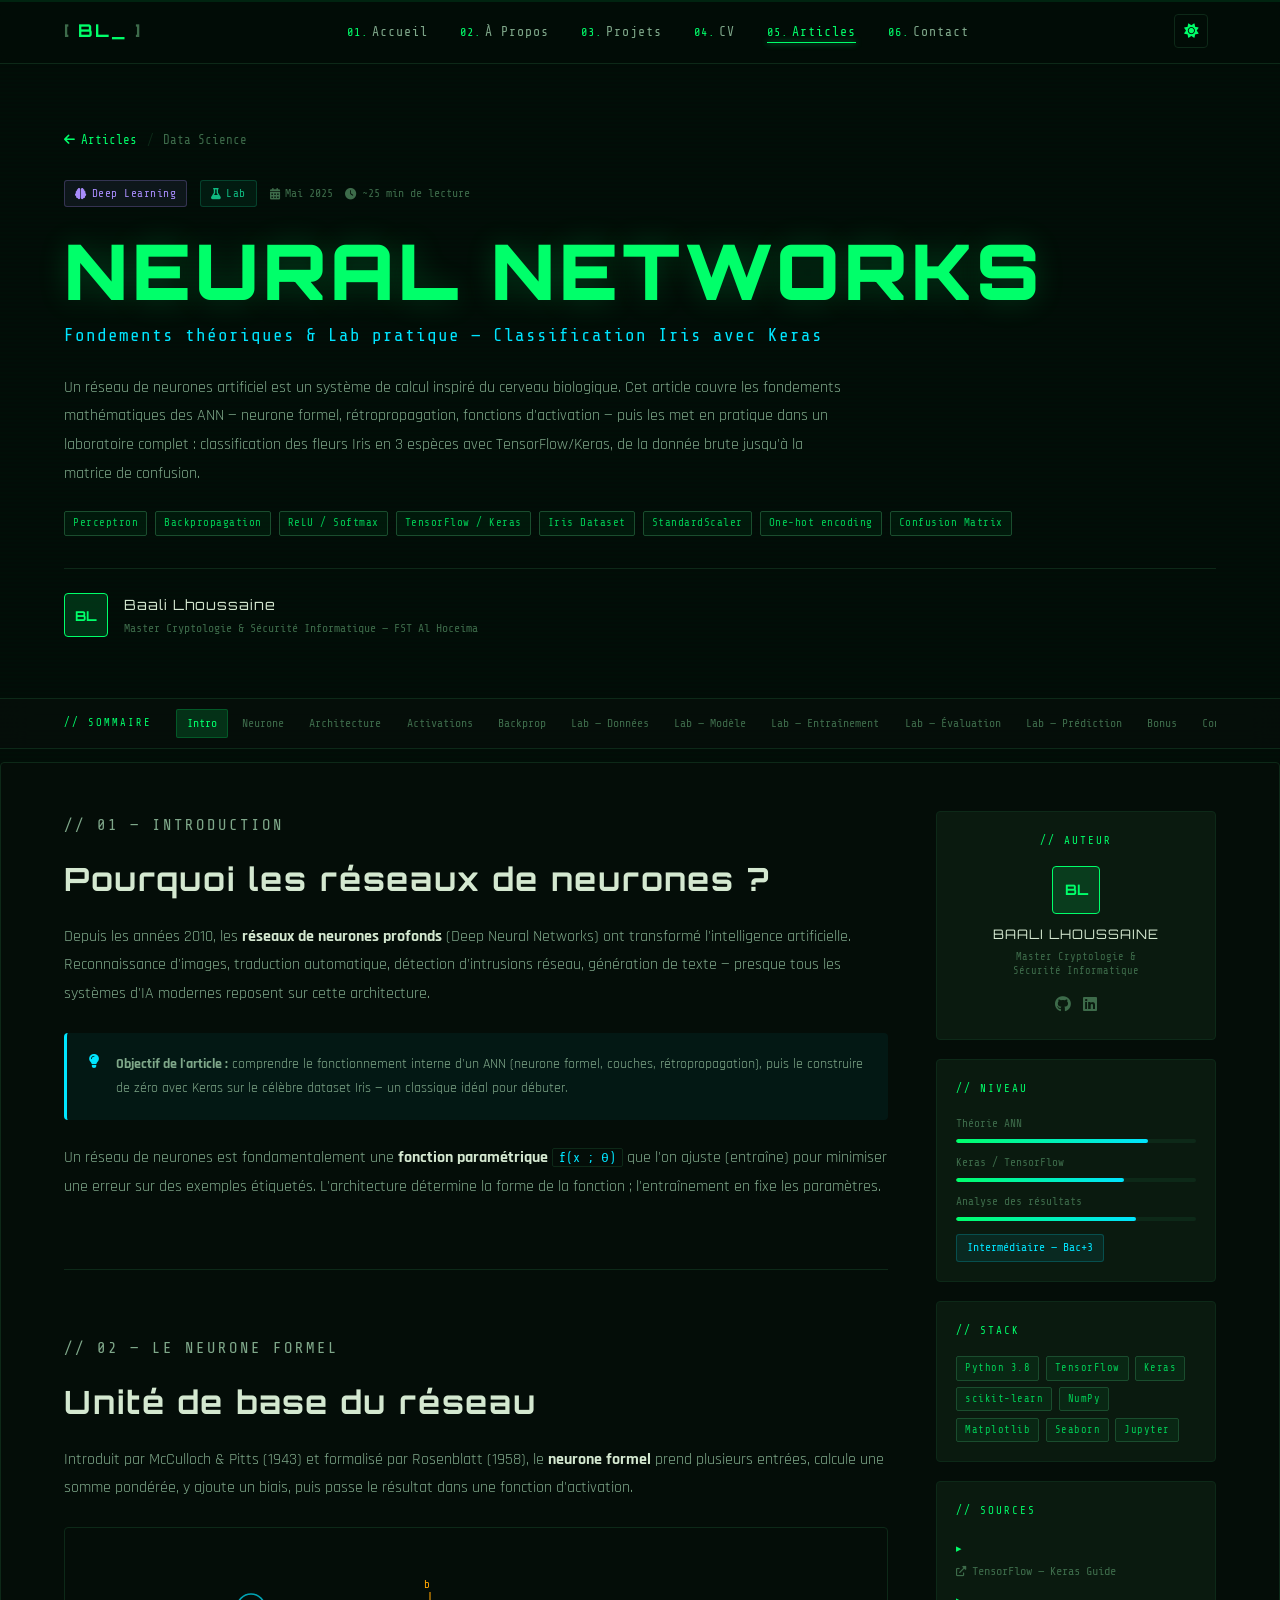
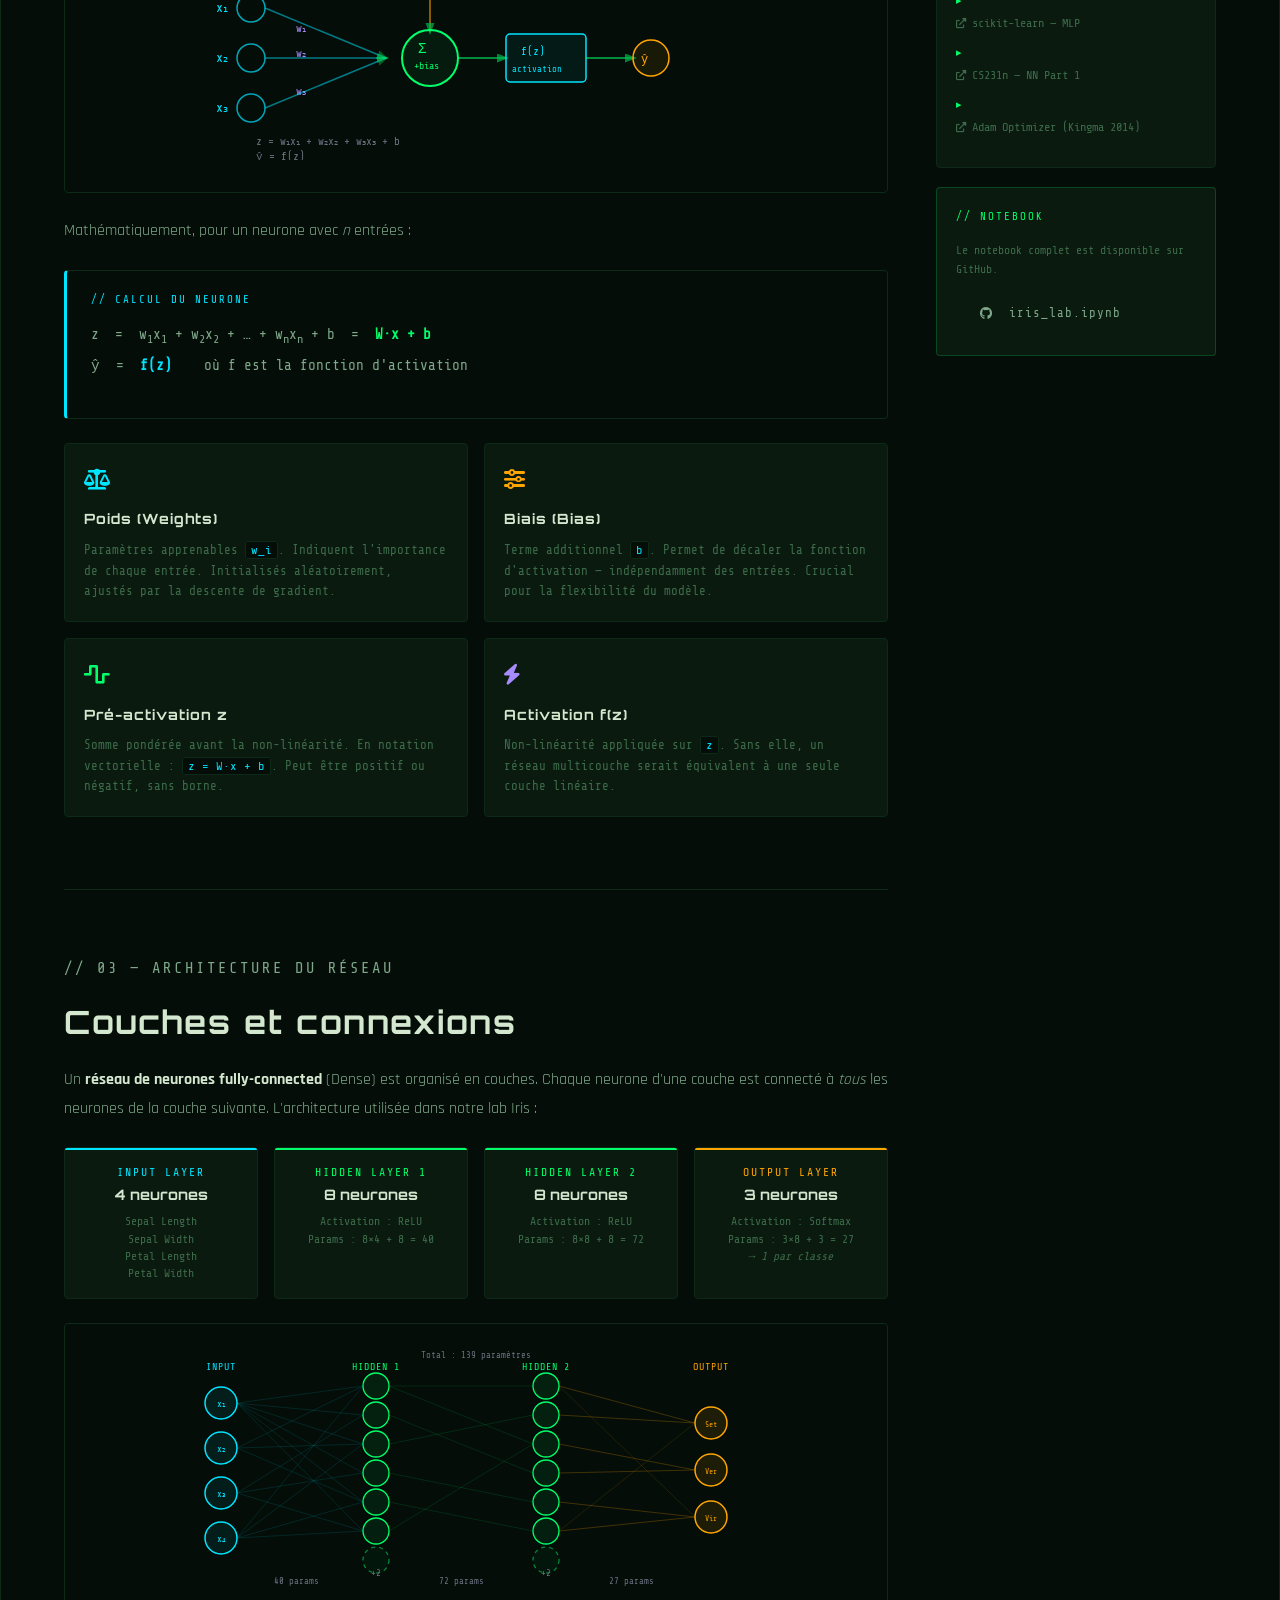
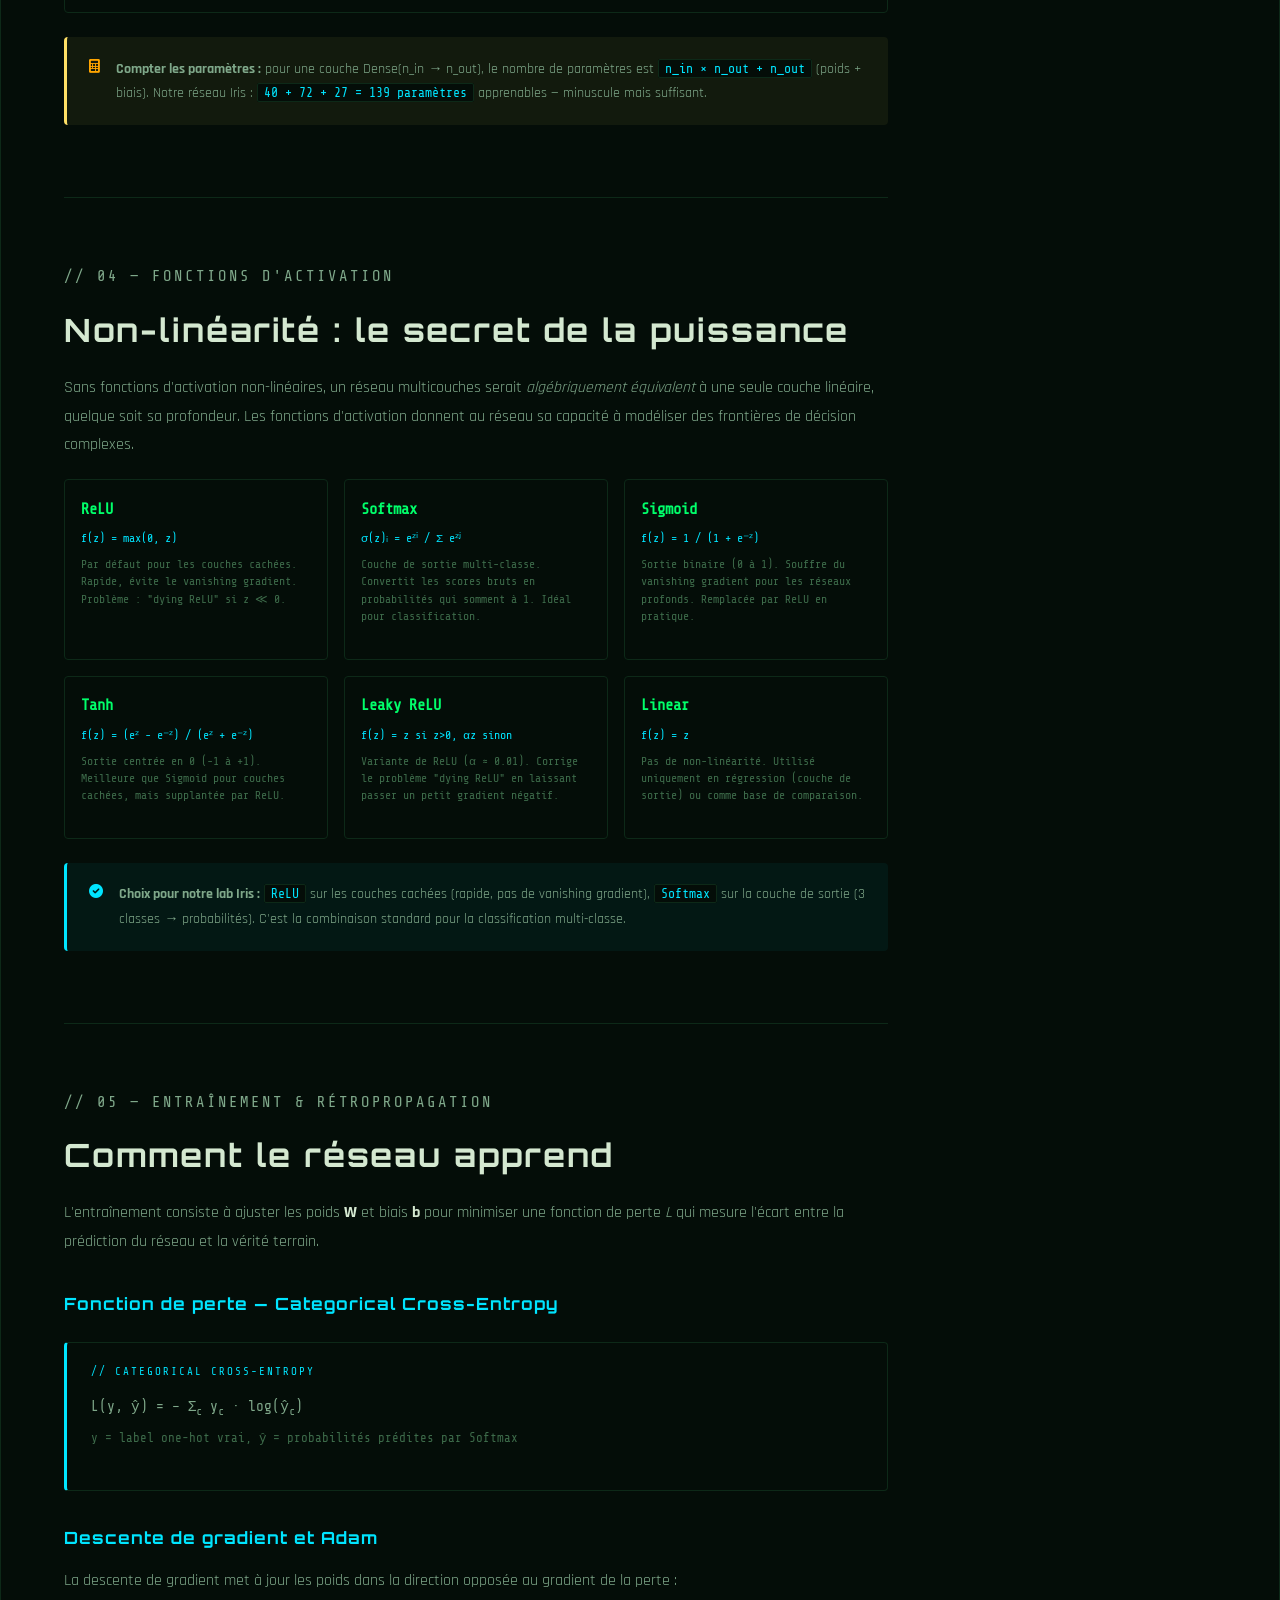
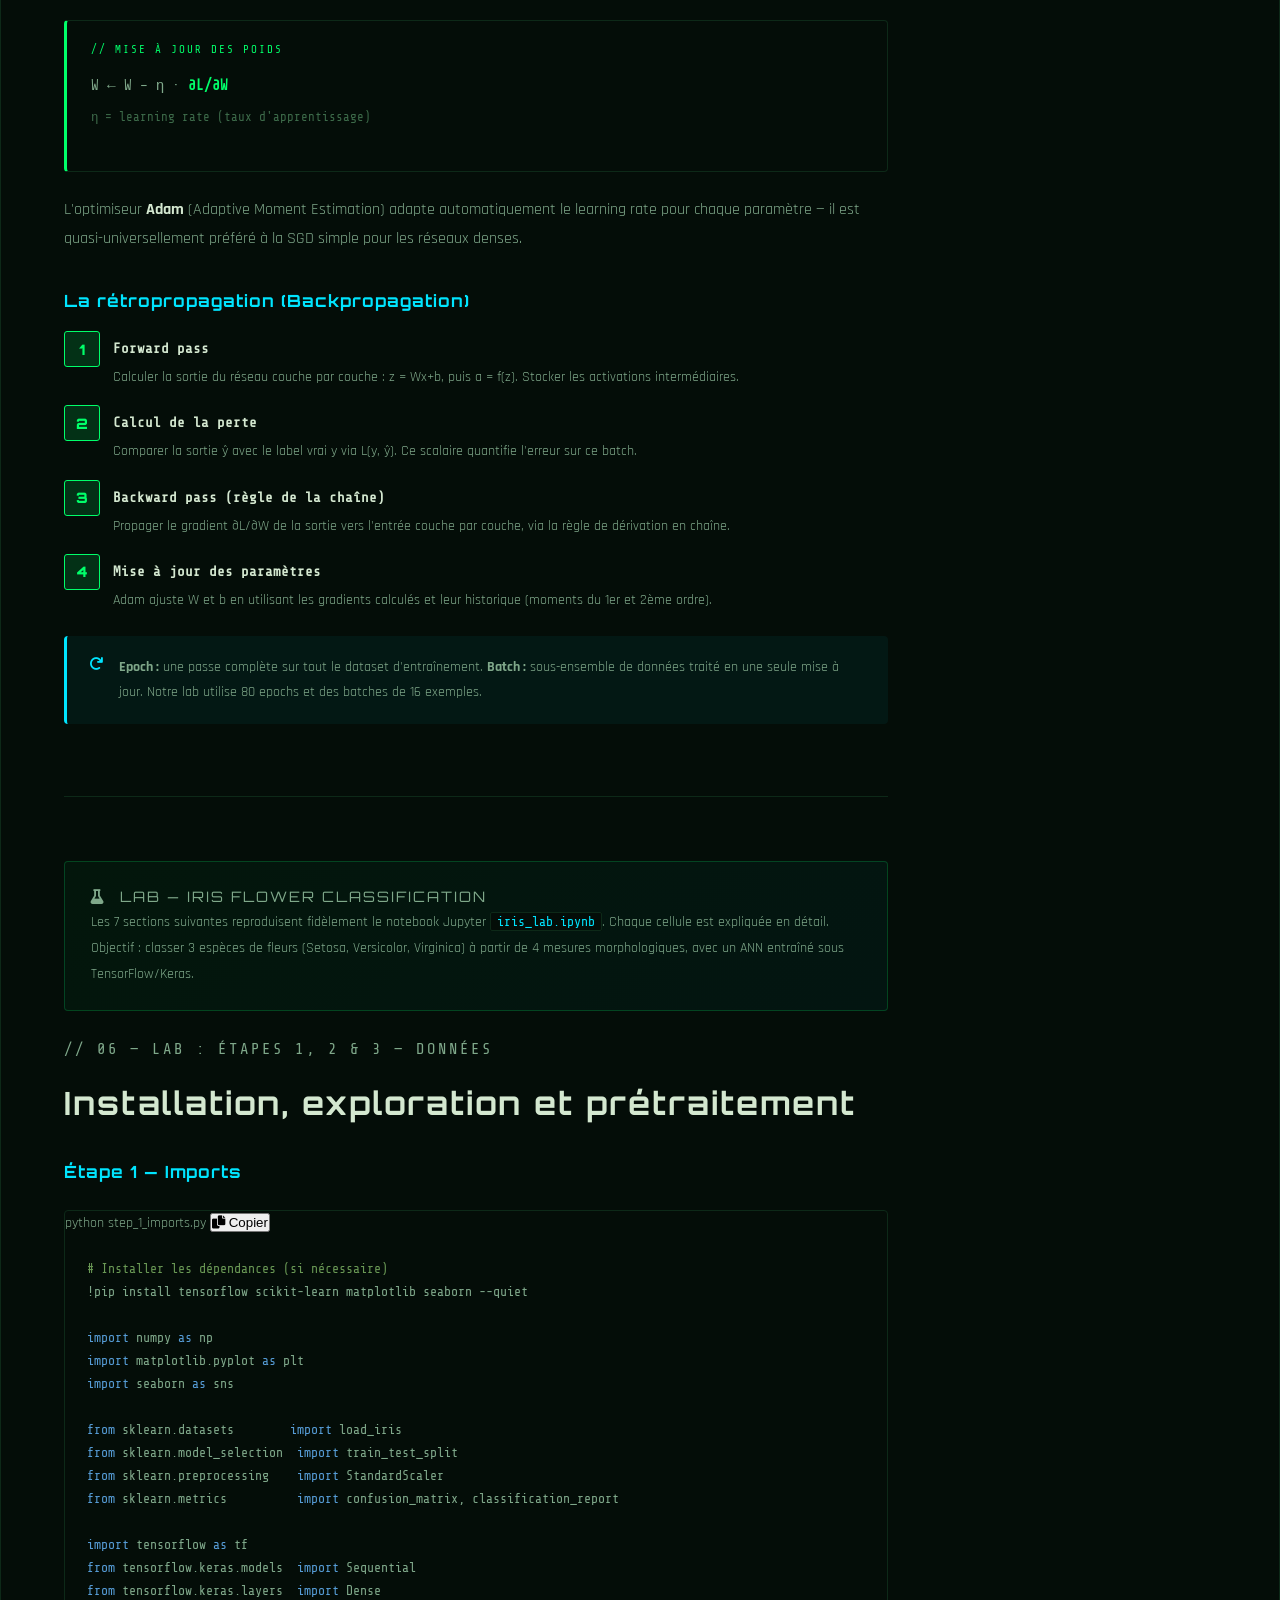
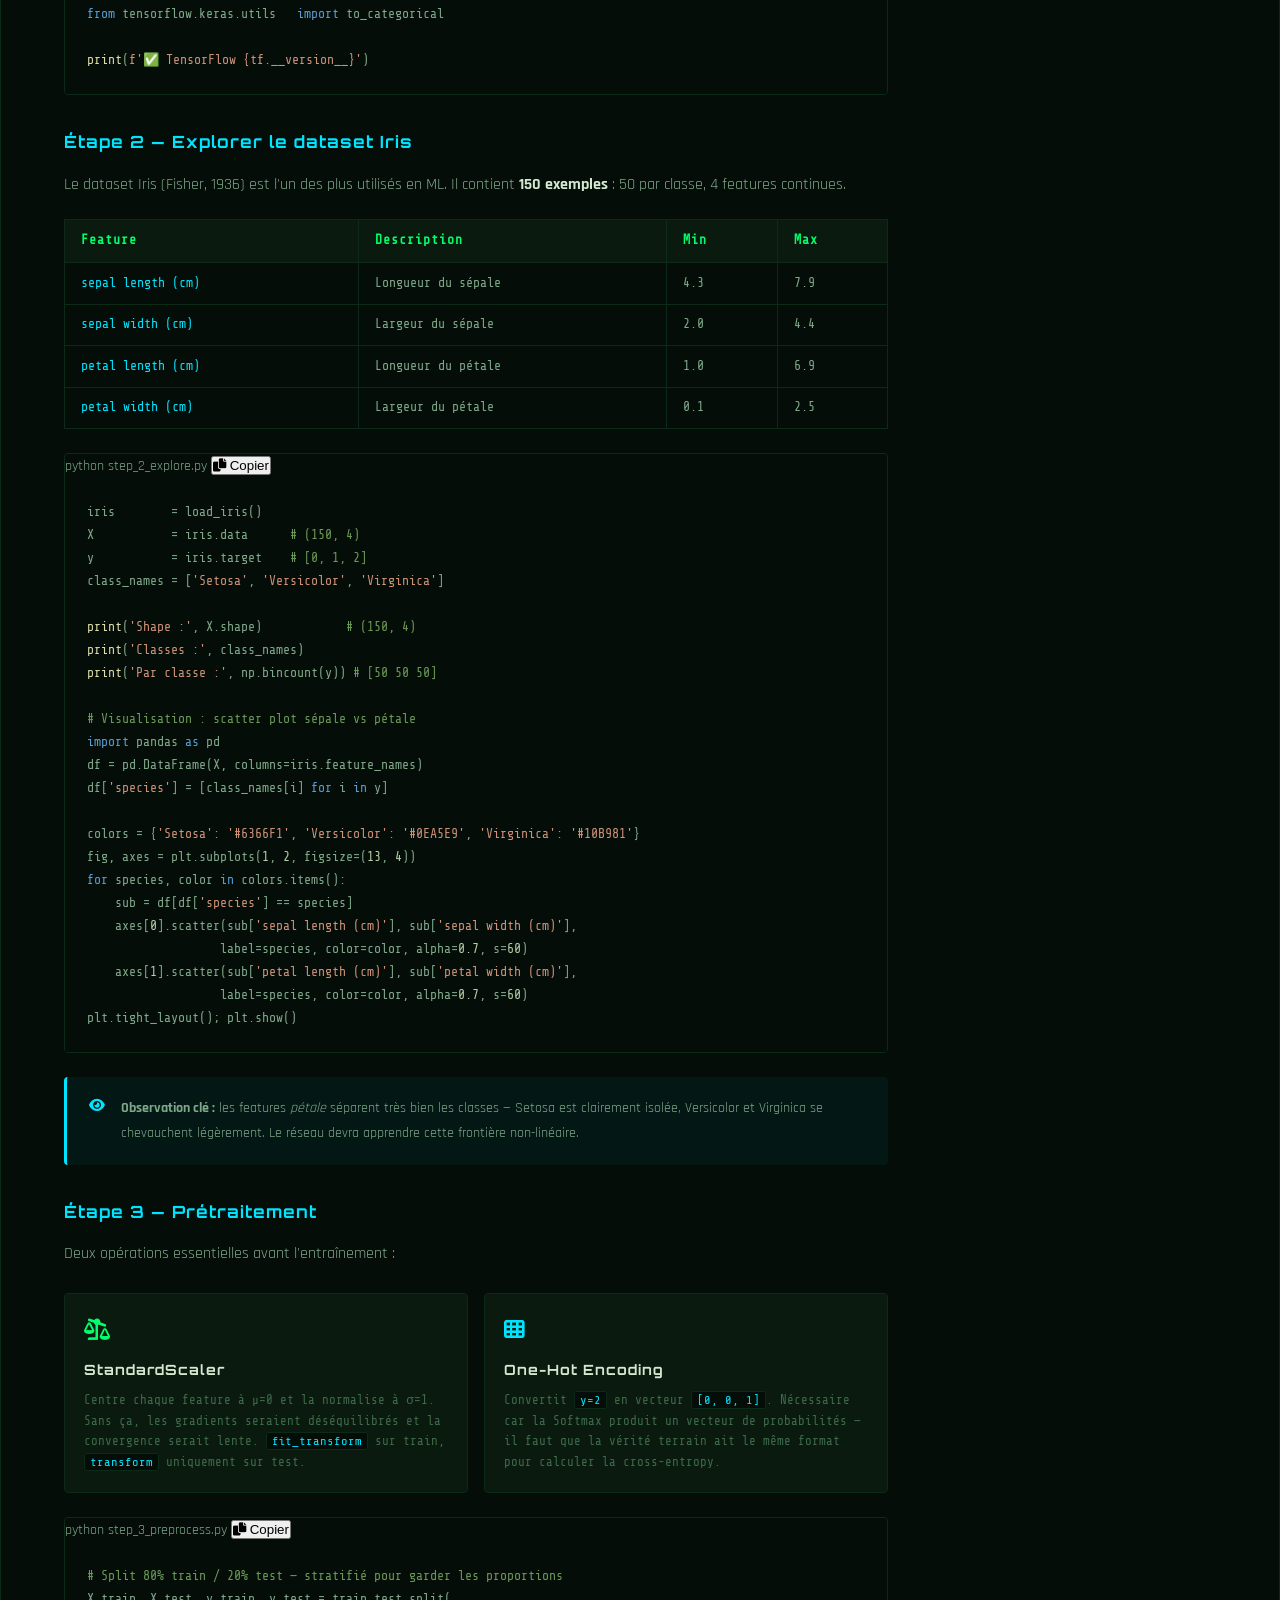
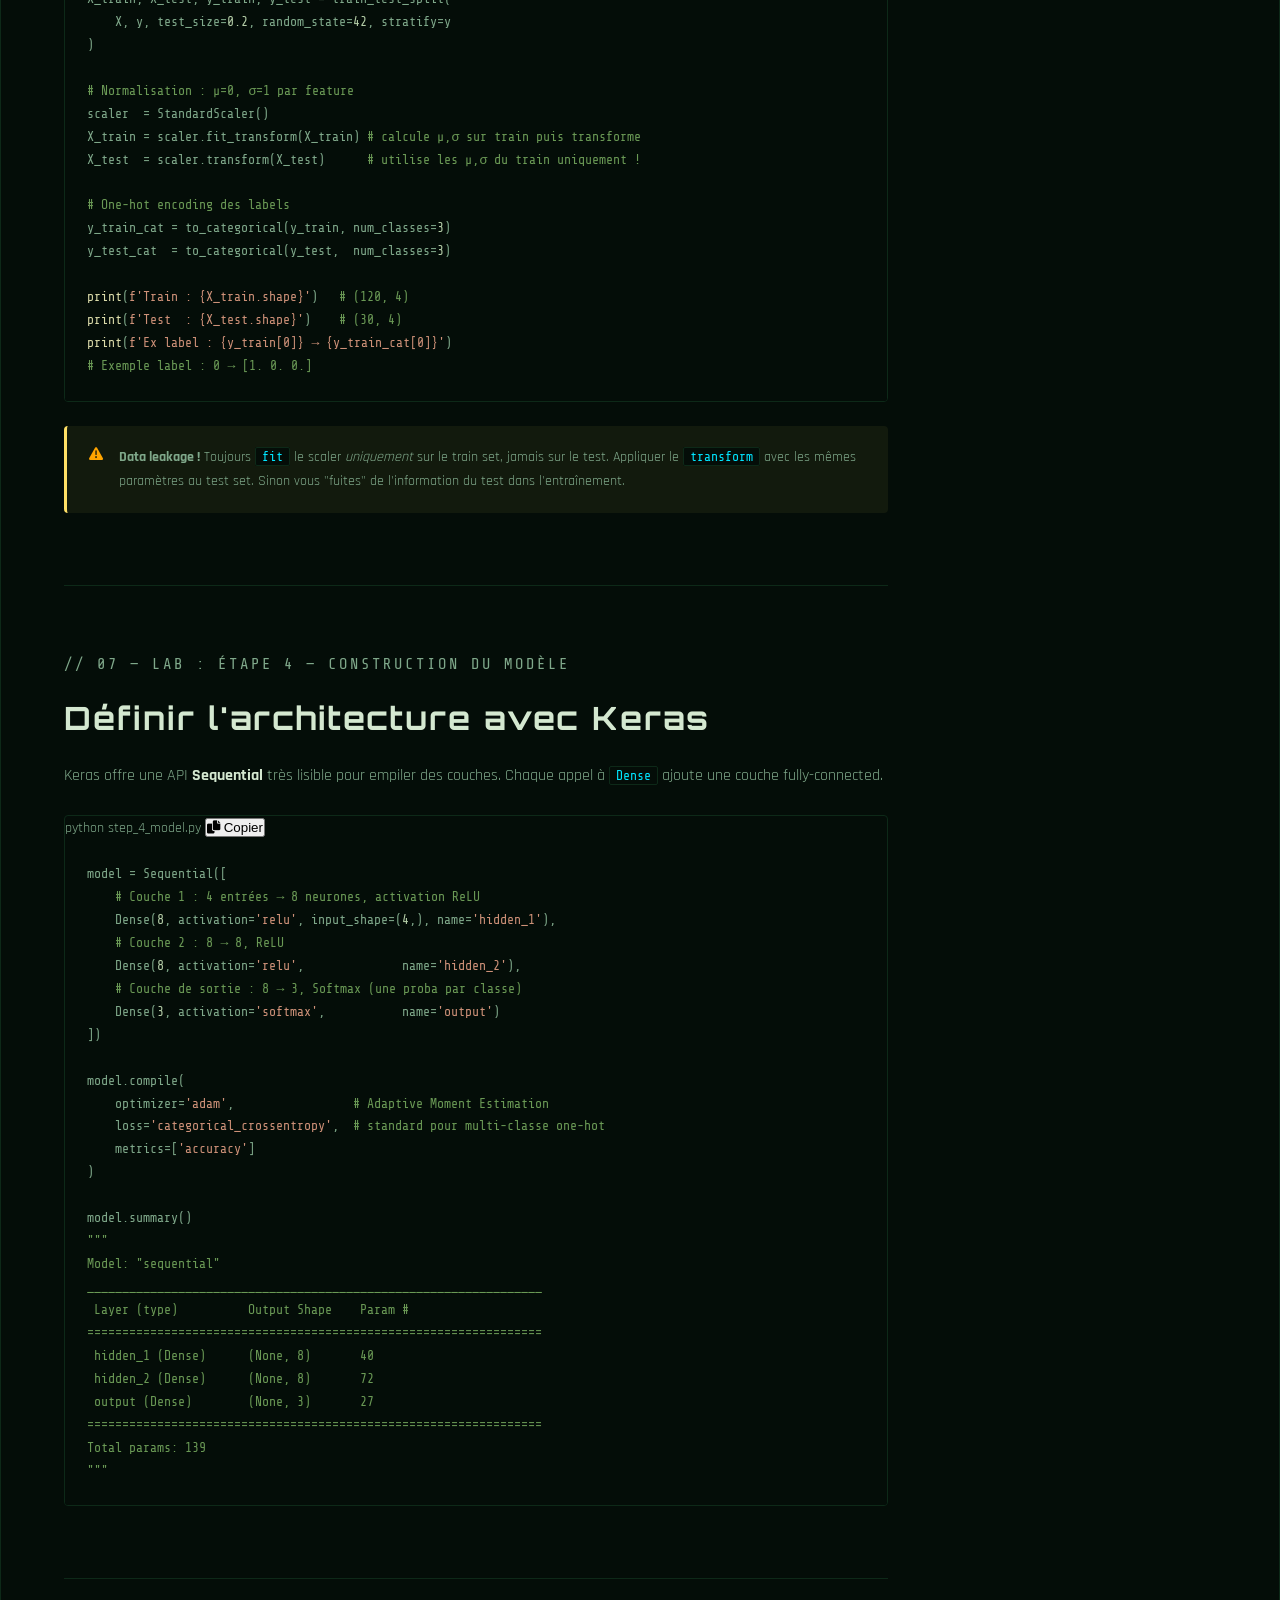
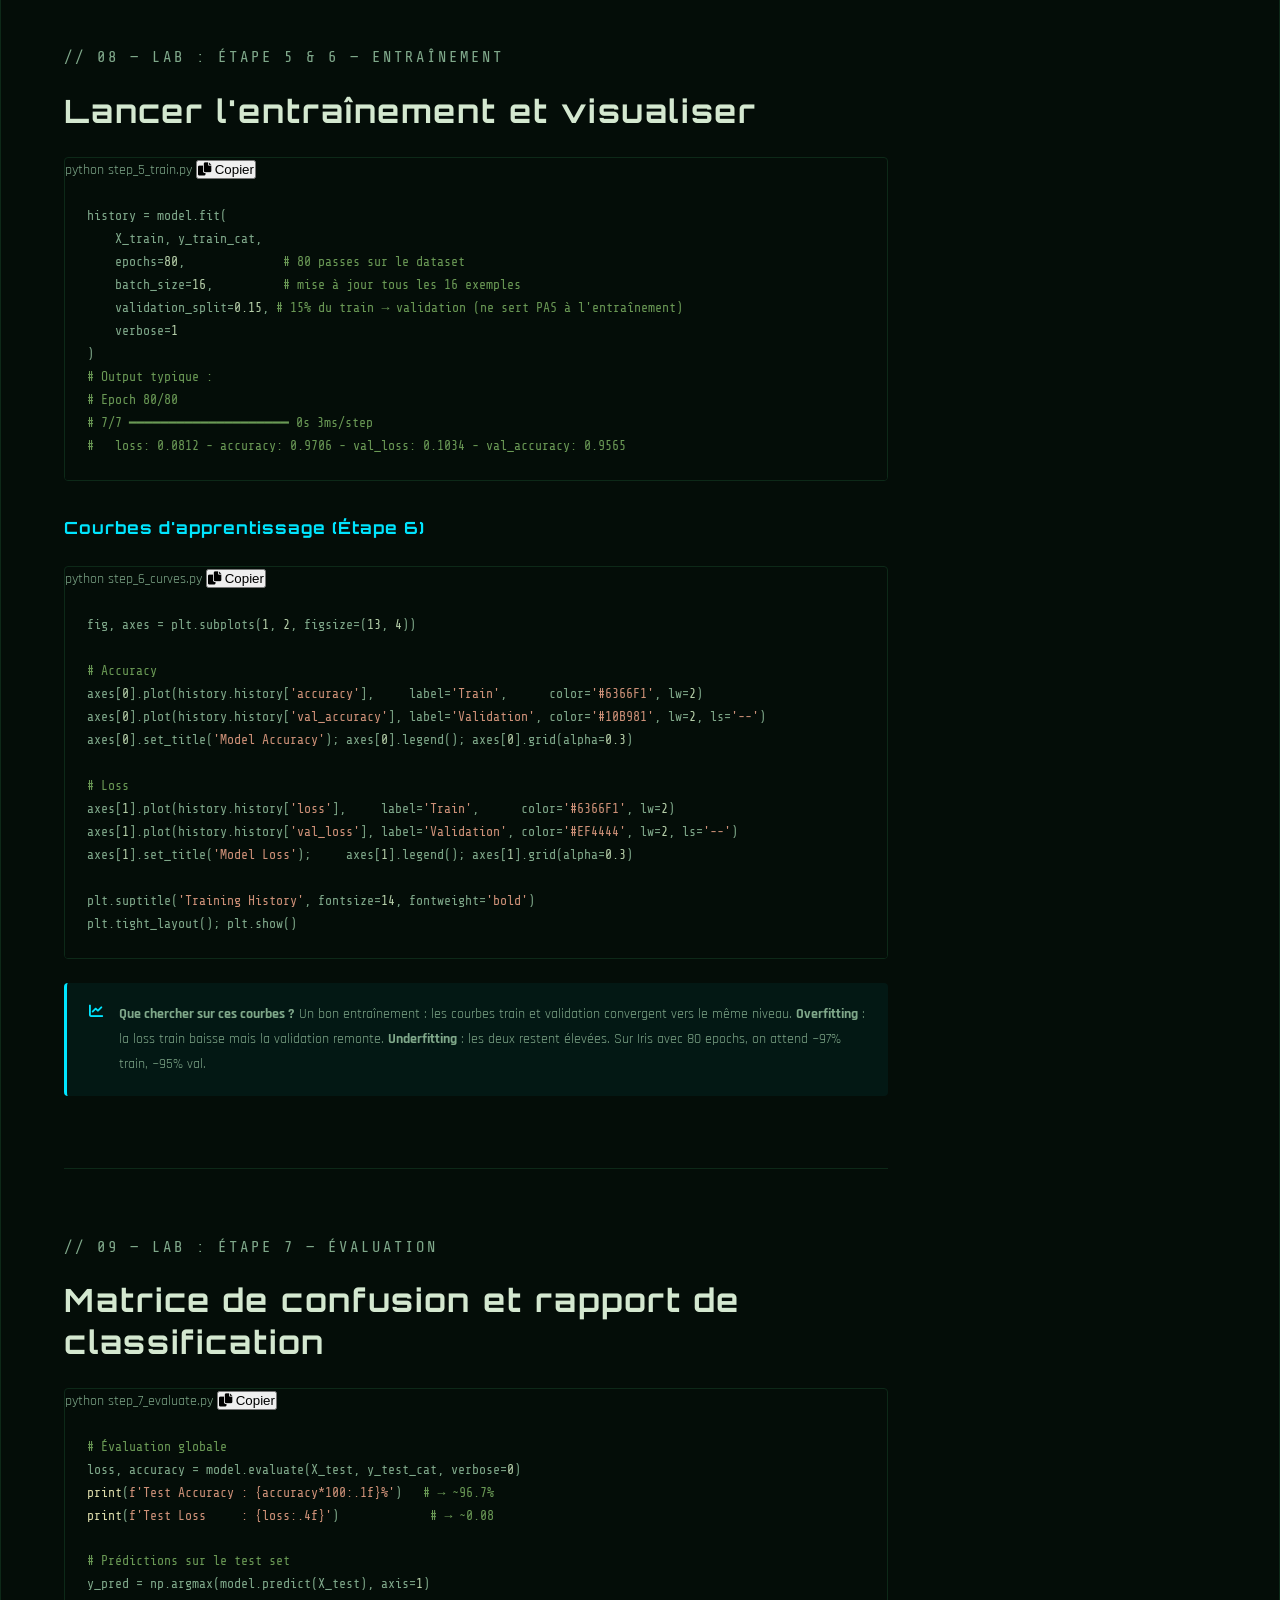
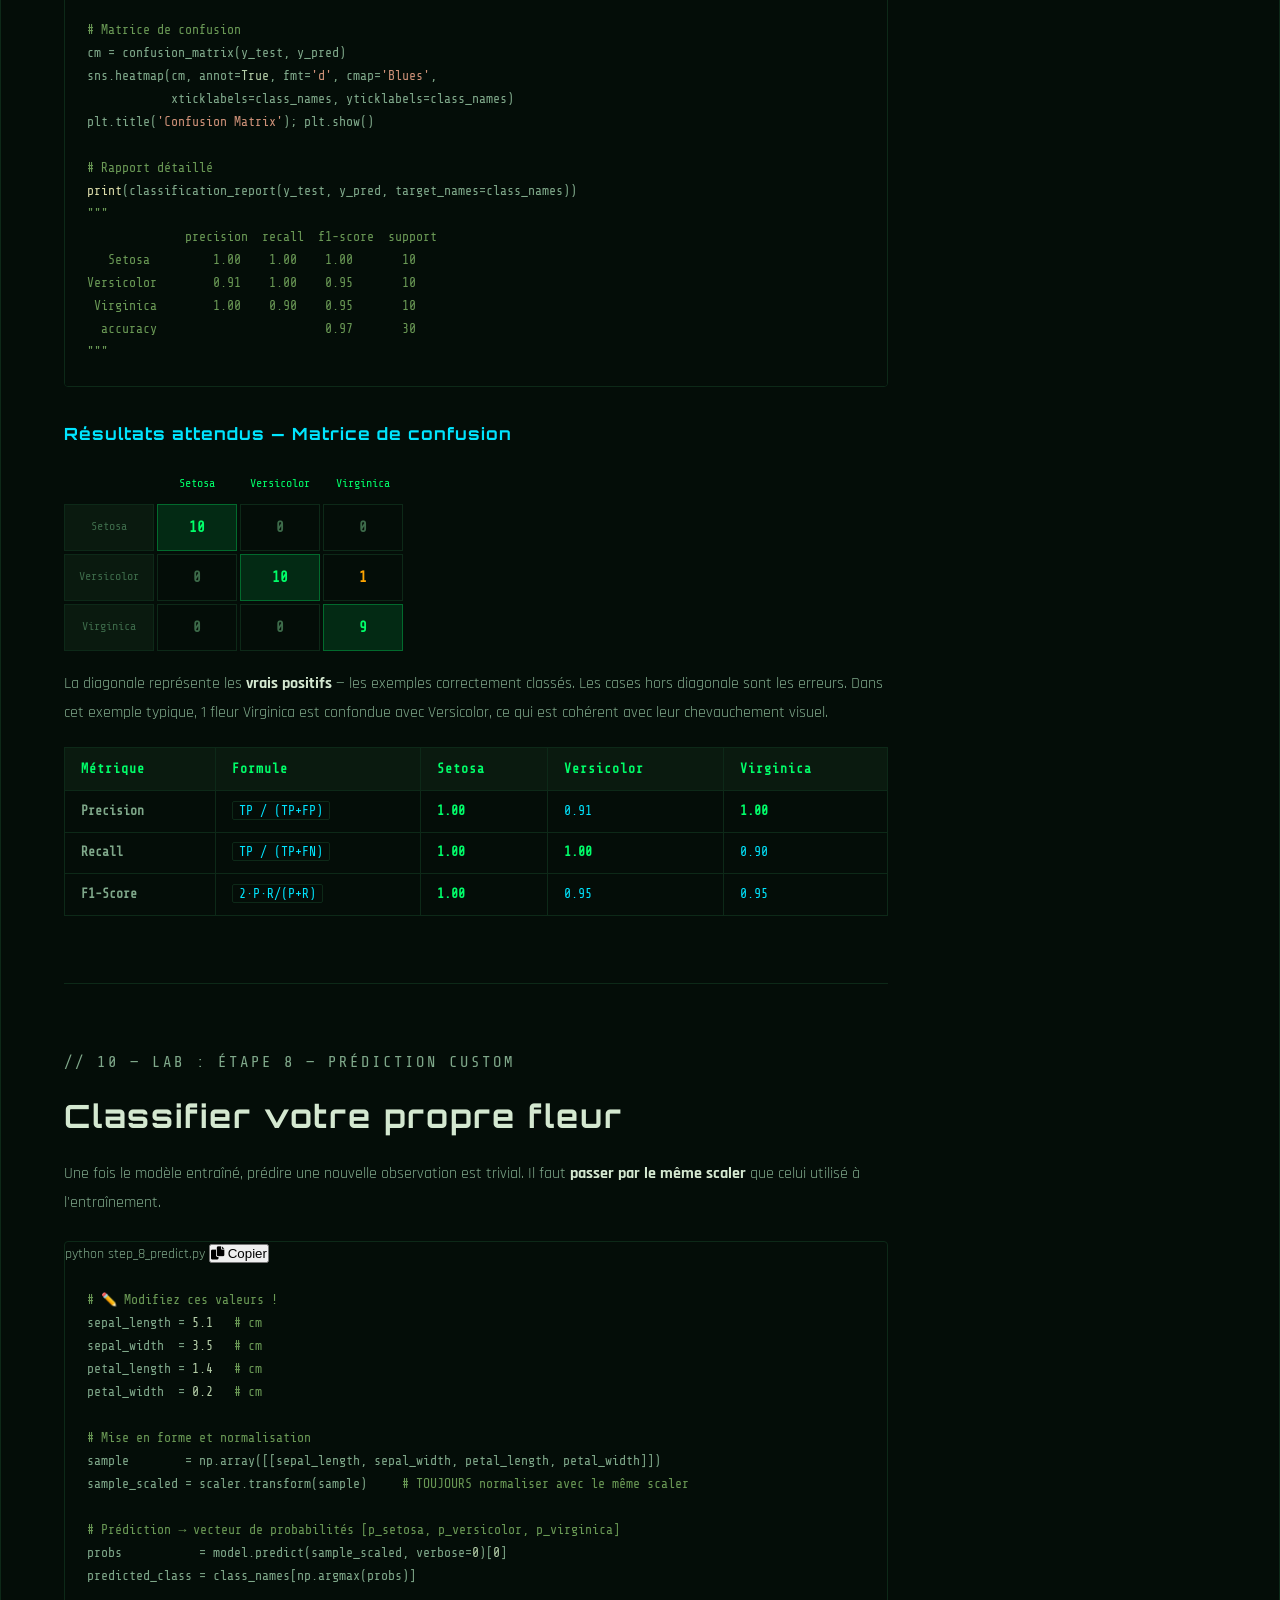
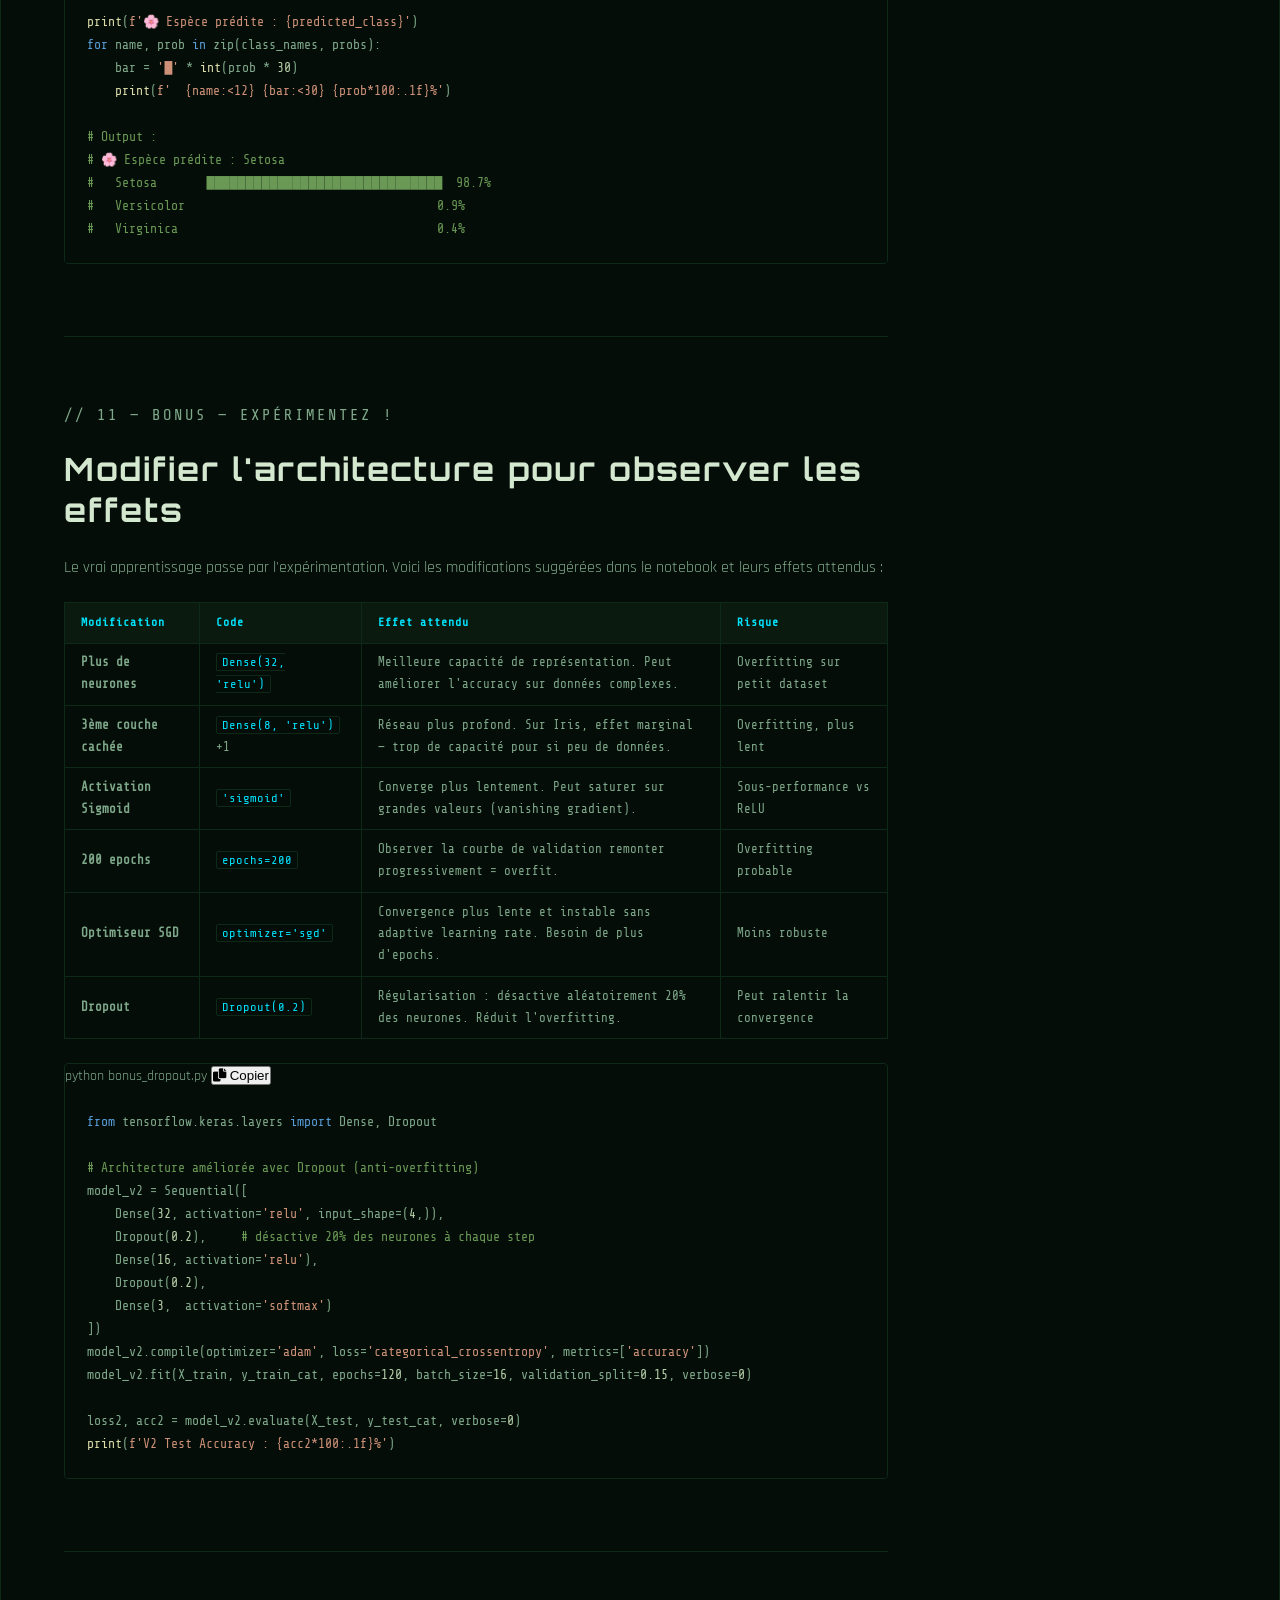
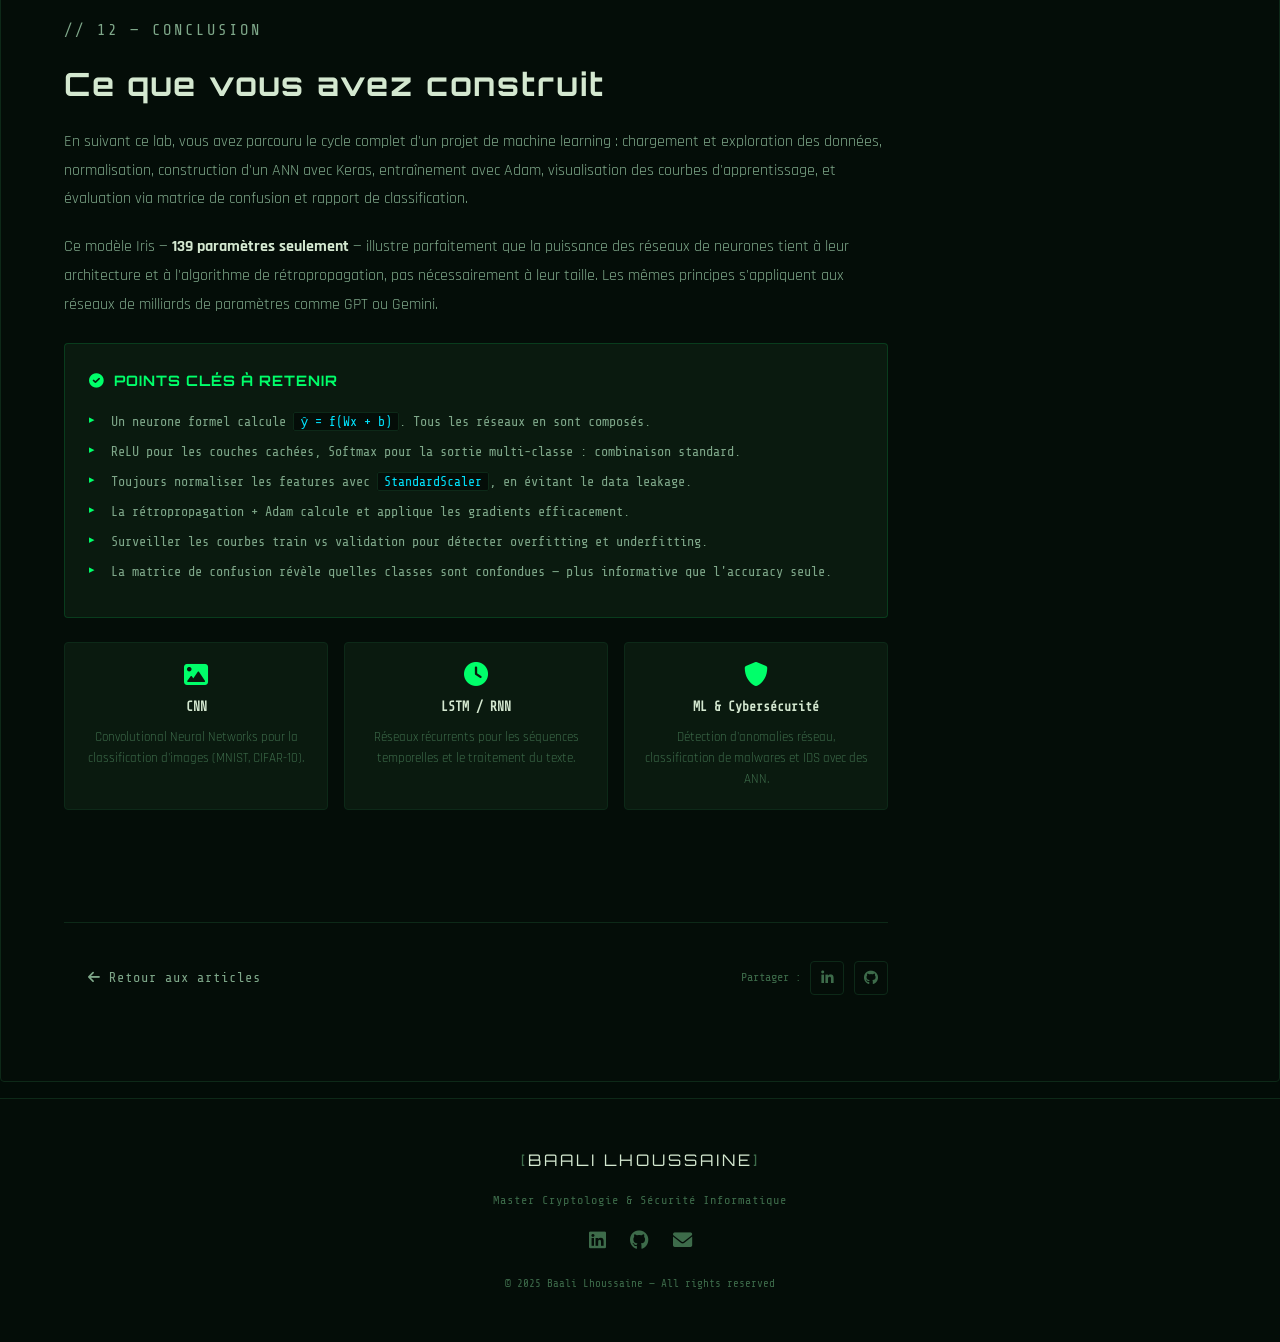
<file: neural_networks.html>
<!DOCTYPE html>
<html lang="fr">
<head>
    <meta charset="UTF-8">
    <meta name="viewport" content="width=device-width, initial-scale=1.0">
    <title>Neural Networks — Lab Iris — BAALI LHOUSSAINE</title>
    <link rel="stylesheet" href="style.css">
    <link rel="stylesheet" href="article.css">
    <link href="https://cdnjs.cloudflare.com/ajax/libs/font-awesome/6.0.0/css/all.min.css" rel="stylesheet">
    <link href="https://fonts.googleapis.com/css2?family=Share+Tech+Mono&family=Orbitron:wght@400;700;900&family=Rajdhani:wght@300;400;500;600;700&display=swap" rel="stylesheet">
    <style>
        /* ── Neural network diagram ── */
        .nn-diagram {
            background: var(--bg-terminal);
            border: 1px solid var(--border-color);
            border-radius: 4px;
            padding: 2rem 1rem;
            margin: 1.5rem 0;
            overflow-x: auto;
        }
        .nn-diagram svg { display: block; margin: 0 auto; }

        /* ── Layer cards ── */
        .layer-grid {
            display: grid;
            grid-template-columns: repeat(4, 1fr);
            gap: 1rem;
            margin: 1.5rem 0;
        }
        .layer-card {
            background: var(--bg-card);
            border: 1px solid var(--border-color);
            border-radius: 4px;
            padding: 1rem;
            text-align: center;
            position: relative;
            transition: var(--transition);
        }
        .layer-card::before {
            content: '';
            position: absolute;
            top: 0; left: 0; right: 0;
            height: 2px;
            border-radius: 4px 4px 0 0;
        }
        .layer-card.lc-input::before  { background: var(--cyan-accent); }
        .layer-card.lc-hidden::before { background: var(--green-primary); }
        .layer-card.lc-output::before { background: #ffa500; }
        .layer-card:hover { border-color: var(--border-active); transform: translateY(-2px); }
        .layer-type {
            font-family: var(--font-mono);
            font-size: 0.62rem;
            letter-spacing: 2px;
            margin-bottom: 0.4rem;
        }
        .lc-input  .layer-type { color: var(--cyan-accent); }
        .lc-hidden .layer-type { color: var(--green-primary); }
        .lc-output .layer-type { color: #ffa500; }
        .layer-card h4 {
            font-family: var(--font-display);
            font-size: 0.9rem;
            color: var(--text-primary);
            margin-bottom: 0.4rem;
        }
        .layer-card p {
            font-family: var(--font-mono);
            font-size: 0.72rem;
            color: var(--text-muted);
            line-height: 1.5;
            margin: 0;
        }

        /* ── Concept cards ── */
        .concept-grid {
            display: grid;
            grid-template-columns: repeat(2, 1fr);
            gap: 1rem;
            margin: 1.5rem 0;
        }
        .concept-card {
            background: var(--bg-card);
            border: 1px solid var(--border-color);
            border-radius: 4px;
            padding: 1.2rem;
            transition: var(--transition);
        }
        .concept-card:hover { border-color: var(--border-active); }
        .concept-card .cc-icon {
            font-size: 1.3rem;
            margin-bottom: 0.5rem;
            display: block;
        }
        .concept-card h4 {
            font-family: var(--font-display);
            font-size: 0.88rem;
            color: var(--text-primary);
            letter-spacing: 1px;
            margin-bottom: 0.5rem;
        }
        .concept-card p {
            font-family: var(--font-mono);
            font-size: 0.78rem;
            color: var(--text-muted);
            line-height: 1.65;
            margin: 0;
        }
        .concept-card code {
            font-size: 0.76rem;
            background: var(--bg-terminal);
            border: 1px solid var(--border-color);
            padding: 1px 5px;
            border-radius: 2px;
            color: var(--cyan-accent);
        }

        /* ── Activation function visual ── */
        .activ-grid {
            display: grid;
            grid-template-columns: repeat(3, 1fr);
            gap: 1rem;
            margin: 1.2rem 0;
        }
        .activ-card {
            background: var(--bg-terminal);
            border: 1px solid var(--border-color);
            border-radius: 4px;
            padding: 0.9rem 1rem;
            font-family: var(--font-mono);
            font-size: 0.78rem;
        }
        .activ-card .ac-name { color: var(--green-primary); font-weight: 700; margin-bottom: 0.3rem; }
        .activ-card .ac-formula { color: var(--cyan-accent); margin-bottom: 0.4rem; font-size: 0.73rem; }
        .activ-card .ac-use { color: var(--text-muted); font-size: 0.72rem; line-height: 1.5; }

        /* ── Step algo ── */
        .algo-steps { list-style: none; display: flex; flex-direction: column; gap: 1rem; margin: 1rem 0; }
        .algo-steps li { display: grid; grid-template-columns: 36px 1fr; gap: 0.8rem; align-items: start; }
        .step-num {
            width: 36px; height: 36px;
            background: var(--green-glow);
            border: 1px solid var(--green-primary);
            border-radius: 3px;
            font-family: var(--font-display);
            font-weight: 900; font-size: 0.9rem;
            color: var(--green-primary);
            display: flex; align-items: center; justify-content: center;
            flex-shrink: 0;
        }
        .step-content { padding-top: 6px; }
        .step-content strong { color: var(--text-primary); font-family: var(--font-mono); }
        .step-content p { margin: 0.2rem 0 0; font-size: 0.9rem; color: var(--text-secondary); line-height: 1.7; }

        /* ── Metrics table ── */
        .metrics-table { width: 100%; border-collapse: collapse; margin: 1.2rem 0; font-family: var(--font-mono); font-size: 0.82rem; }
        .metrics-table th { background: var(--bg-card); color: var(--green-primary); padding: 0.6rem 1rem; text-align: left; border: 1px solid var(--border-color); letter-spacing: 1px; }
        .metrics-table td { padding: 0.55rem 1rem; border: 1px solid var(--border-color); color: var(--text-secondary); }
        .metrics-table tr:hover td { background: var(--bg-card); }
        .metrics-table td.hl { color: var(--cyan-accent); }
        .metrics-table td.ok { color: var(--green-primary); font-weight: 700; }

        /* ── Lab notebook callout ── */
        .lab-box {
            background: linear-gradient(135deg, rgba(0,255,106,0.04), rgba(0,229,255,0.04));
            border: 1px solid rgba(0,255,106,0.2);
            border-radius: 4px;
            padding: 1.4rem 1.6rem;
            margin: 1.5rem 0;
        }
        .lab-box-title {
            font-family: var(--font-display);
            font-size: 0.78rem;
            letter-spacing: 2px;
            color: var(--green-primary);
            margin-bottom: 0.8rem;
            display: flex;
            align-items: center;
            gap: 0.5rem;
        }
        .lab-box p { font-size: 0.9rem; color: var(--text-secondary); line-height: 1.8; margin: 0; }

        /* ── Confusion matrix visual ── */
        .cm-grid {
            display: grid;
            grid-template-columns: 90px repeat(3, 80px);
            gap: 3px;
            margin: 1.2rem 0;
            font-family: var(--font-mono);
            font-size: 0.74rem;
        }
        .cm-header { background: transparent; color: var(--green-primary); display: flex; align-items: center; justify-content: center; padding: 6px; }
        .cm-label { background: var(--bg-card); border: 1px solid var(--border-color); color: var(--text-muted); display: flex; align-items: center; justify-content: center; padding: 8px 4px; text-align: center; }
        .cm-cell { border: 1px solid var(--border-color); display: flex; align-items: center; justify-content: center; padding: 10px 4px; font-weight: 700; font-size: 0.9rem; }
        .cm-diag { background: rgba(0,255,106,0.12); color: var(--green-primary); border-color: rgba(0,255,106,0.3); }
        .cm-off  { background: var(--bg-terminal); color: var(--text-muted); }

        /* ── Experiment table ── */
        .exp-table { width: 100%; border-collapse: collapse; margin: 1.2rem 0; font-size: 0.82rem; }
        .exp-table th { background: var(--bg-card); color: var(--cyan-accent); padding: 0.6rem 1rem; text-align: left; border: 1px solid var(--border-color); font-family: var(--font-mono); letter-spacing: 1px; font-size: 0.72rem; }
        .exp-table td { padding: 0.55rem 1rem; border: 1px solid var(--border-color); color: var(--text-secondary); font-family: var(--font-mono); font-size: 0.78rem; }
        .exp-table tr:hover td { background: var(--bg-card); }
        .exp-table td code { font-size: 0.76rem; background: var(--bg-terminal); border: 1px solid var(--border-color); padding: 1px 5px; border-radius: 2px; color: var(--cyan-accent); }

        @media (max-width: 768px) {
            .layer-grid   { grid-template-columns: 1fr 1fr; }
            .concept-grid { grid-template-columns: 1fr; }
            .activ-grid   { grid-template-columns: 1fr; }
            .cm-grid      { grid-template-columns: 70px repeat(3, 65px); font-size: 0.65rem; }
        }
        @media (max-width: 480px) {
            .layer-grid { grid-template-columns: 1fr; }
        }
    </style>
</head>
<body>

<canvas id="matrix-canvas"></canvas>
<div class="scanlines"></div>

<!-- Navigation -->
<nav class="navbar">
    <div class="nav-container">
        <div class="nav-logo">
            <span class="logo-bracket">[</span>
            <span class="logo-text">BL<span class="logo-cursor">_</span></span>
            <span class="logo-bracket">]</span>
        </div>
        <ul class="nav-menu">
            <li><a href="index.html#accueil" class="nav-link"><span class="nav-num">01.</span>Accueil</a></li>
            <li><a href="index.html#apropos" class="nav-link"><span class="nav-num">02.</span>À Propos</a></li>
            <li><a href="index.html#projets" class="nav-link"><span class="nav-num">03.</span>Projets</a></li>
            <li><a href="index.html#cv"      class="nav-link"><span class="nav-num">04.</span>CV</a></li>
            <li><a href="articles.html"      class="nav-link active"><span class="nav-num">05.</span>Articles</a></li>
            <li><a href="index.html#contact" class="nav-link"><span class="nav-num">06.</span>Contact</a></li>
        </ul>
        <button class="theme-toggle" id="themeToggle" title="Basculer thème">
            <i class="fas fa-sun" id="themeIcon"></i>
        </button>
        <div class="hamburger"><span></span><span></span><span></span></div>
    </div>
</nav>

<div class="scroll-bar"><div class="scroll-progress" id="scrollProgress"></div></div>
<div class="reading-progress-wrap">
    <div class="reading-progress-bar" id="readingProgress"></div>
</div>

<!-- ===================== HERO ===================== -->
<header class="article-hero">
    <div class="container">
        <div class="article-breadcrumb">
            <a href="articles.html"><i class="fas fa-arrow-left"></i> Articles</a>
            <span class="bc-sep">/</span>
            <span>Data Science</span>
        </div>

        <div class="article-hero-meta">
            <span class="acf-tag" style="color:#a78bfa;background:rgba(167,139,250,0.08);border:1px solid rgba(167,139,250,0.25)">
                <i class="fas fa-brain"></i> Deep Learning
            </span>
            <span class="acf-tag" style="color:#10b981;background:rgba(16,185,129,0.08);border:1px solid rgba(16,185,129,0.25)">
                <i class="fas fa-flask"></i> Lab
            </span>
            <span class="article-hero-date"><i class="fas fa-calendar-alt"></i> Mai 2025</span>
            <span class="article-hero-read"><i class="fas fa-clock"></i> ~25 min de lecture</span>
        </div>

        <h1 class="article-hero-title glitch" data-text="NEURAL NETWORKS">NEURAL NETWORKS</h1>
        <h2 class="article-hero-subtitle">Fondements théoriques &amp; Lab pratique — Classification Iris avec Keras</h2>

        <p class="article-hero-desc">
            Un réseau de neurones artificiel est un système de calcul inspiré du cerveau biologique.
            Cet article couvre les fondements mathématiques des ANN — neurone formel, rétropropagation,
            fonctions d'activation — puis les met en pratique dans un laboratoire complet : classification
            des fleurs Iris en 3 espèces avec TensorFlow/Keras, de la donnée brute jusqu'à la matrice
            de confusion.
        </p>

        <div class="article-hero-topics">
            <span class="acf-topic">Perceptron</span>
            <span class="acf-topic">Backpropagation</span>
            <span class="acf-topic">ReLU / Softmax</span>
            <span class="acf-topic">TensorFlow / Keras</span>
            <span class="acf-topic">Iris Dataset</span>
            <span class="acf-topic">StandardScaler</span>
            <span class="acf-topic">One-hot encoding</span>
            <span class="acf-topic">Confusion Matrix</span>
        </div>

        <div class="article-author-bar">
            <div class="author-avatar">BL</div>
            <div>
                <p class="author-name">Baali Lhoussaine</p>
                <p class="author-role">Master Cryptologie &amp; Sécurité Informatique — FST Al Hoceima</p>
            </div>
        </div>
    </div>
</header>

<!-- ===================== TABLE OF CONTENTS ===================== -->
<div class="toc-sticky" id="toc">
    <div class="container">
        <div class="toc-inner">
            <span class="toc-label">// SOMMAIRE</span>
            <nav class="toc-nav">
                <a href="#intro"      class="toc-link active">Intro</a>
                <a href="#neurone"    class="toc-link">Neurone</a>
                <a href="#archi"      class="toc-link">Architecture</a>
                <a href="#activations" class="toc-link">Activations</a>
                <a href="#backprop"   class="toc-link">Backprop</a>
                <a href="#lab-data"   class="toc-link">Lab — Données</a>
                <a href="#lab-model"  class="toc-link">Lab — Modèle</a>
                <a href="#lab-train"  class="toc-link">Lab — Entraînement</a>
                <a href="#lab-eval"   class="toc-link">Lab — Évaluation</a>
                <a href="#lab-pred"   class="toc-link">Lab — Prédiction</a>
                <a href="#bonus"      class="toc-link">Bonus</a>
                <a href="#conclusion" class="toc-link">Conclusion</a>
            </nav>
        </div>
    </div>
</div>

<!-- ===================== ARTICLE BODY ===================== -->
<div class="article-body">
    <div class="container">
        <div class="article-layout">

            <!-- ========== MAIN CONTENT ========== -->
            <main class="article-content">

                <!-- INTRODUCTION -->
                <section class="article-section" id="intro">
                    <p class="section-label">// 01 — INTRODUCTION</p>
                    <h2>Pourquoi les réseaux de neurones ?</h2>

                    <p>
                        Depuis les années 2010, les <strong>réseaux de neurones profonds</strong> (Deep Neural Networks)
                        ont transformé l'intelligence artificielle. Reconnaissance d'images, traduction automatique,
                        détection d'intrusions réseau, génération de texte — presque tous les systèmes d'IA modernes
                        reposent sur cette architecture.
                    </p>

                    <div class="info-box">
                        <i class="fas fa-lightbulb" style="color:var(--cyan-accent);flex-shrink:0;margin-top:2px"></i>
                        <div>
                            <strong>Objectif de l'article :</strong> comprendre le fonctionnement interne d'un ANN
                            (neurone formel, couches, rétropropagation), puis le construire de zéro avec
                            Keras sur le célèbre dataset Iris — un classique idéal pour débuter.
                        </div>
                    </div>

                    <p>
                        Un réseau de neurones est fondamentalement une <strong>fonction paramétrique</strong>
                        <code>f(x ; θ)</code> que l'on ajuste (entraîne) pour minimiser une erreur sur des
                        exemples étiquetés. L'architecture détermine la forme de la fonction ; l'entraînement
                        en fixe les paramètres.
                    </p>
                </section>

                <!-- NEURONE FORMEL -->
                <section class="article-section" id="neurone">
                    <p class="section-label">// 02 — LE NEURONE FORMEL</p>
                    <h2>Unité de base du réseau</h2>

                    <p>
                        Introduit par McCulloch &amp; Pitts (1943) et formalisé par Rosenblatt (1958),
                        le <strong>neurone formel</strong> prend plusieurs entrées, calcule une somme pondérée,
                        y ajoute un biais, puis passe le résultat dans une fonction d'activation.
                    </p>

                    <!-- SVG neurone -->
                    <div class="nn-diagram">
                        <svg viewBox="0 0 560 200" width="560" height="200" xmlns="http://www.w3.org/2000/svg" style="max-width:100%">
                            <defs>
                                <marker id="arr" markerWidth="8" markerHeight="8" refX="6" refY="3" orient="auto">
                                    <path d="M0,0 L0,6 L8,3 z" fill="#00ff6a" opacity="0.7"/>
                                </marker>
                            </defs>
                            <!-- inputs -->
                            <text x="20" y="52"  font-family="Share Tech Mono,monospace" font-size="13" fill="#00e5ff">x₁</text>
                            <text x="20" y="102" font-family="Share Tech Mono,monospace" font-size="13" fill="#00e5ff">x₂</text>
                            <text x="20" y="152" font-family="Share Tech Mono,monospace" font-size="13" fill="#00e5ff">x₃</text>
                            <!-- input circles -->
                            <circle cx="55" cy="48"  r="14" fill="none" stroke="#00e5ff" stroke-width="1.5" opacity="0.7"/>
                            <circle cx="55" cy="98"  r="14" fill="none" stroke="#00e5ff" stroke-width="1.5" opacity="0.7"/>
                            <circle cx="55" cy="148" r="14" fill="none" stroke="#00e5ff" stroke-width="1.5" opacity="0.7"/>
                            <!-- weights labels -->
                            <text x="100" y="72"  font-family="Share Tech Mono,monospace" font-size="11" fill="#a78bfa">w₁</text>
                            <text x="100" y="97"  font-family="Share Tech Mono,monospace" font-size="11" fill="#a78bfa">w₂</text>
                            <text x="100" y="135" font-family="Share Tech Mono,monospace" font-size="11" fill="#a78bfa">w₃</text>
                            <!-- lines to neuron -->
                            <line x1="69" y1="48"  x2="190" y2="98" stroke="#00e5ff" stroke-width="1.5" opacity="0.5" marker-end="url(#arr)"/>
                            <line x1="69" y1="98"  x2="190" y2="98" stroke="#00e5ff" stroke-width="1.5" opacity="0.5" marker-end="url(#arr)"/>
                            <line x1="69" y1="148" x2="190" y2="98" stroke="#00e5ff" stroke-width="1.5" opacity="0.5" marker-end="url(#arr)"/>
                            <!-- bias arrow from top -->
                            <text x="228" y="28" font-family="Share Tech Mono,monospace" font-size="11" fill="#ffa500">b</text>
                            <line x1="234" y1="32" x2="234" y2="72" stroke="#ffa500" stroke-width="1.5" opacity="0.7" marker-end="url(#arr)"/>
                            <!-- sum neuron -->
                            <circle cx="234" cy="98" r="28" fill="rgba(0,255,106,0.06)" stroke="#00ff6a" stroke-width="2"/>
                            <text x="222" y="93"  font-family="Share Tech Mono,monospace" font-size="14" fill="#00ff6a">Σ</text>
                            <text x="218" y="109" font-family="Share Tech Mono,monospace" font-size="10" fill="#00ff6a">+bias</text>
                            <!-- line to activation -->
                            <line x1="262" y1="98" x2="310" y2="98" stroke="#00ff6a" stroke-width="1.5" opacity="0.7" marker-end="url(#arr)"/>
                            <!-- activation box -->
                            <rect x="310" y="74" width="80" height="48" rx="4" fill="rgba(0,229,255,0.06)" stroke="#00e5ff" stroke-width="1.5"/>
                            <text x="325" y="95"  font-family="Share Tech Mono,monospace" font-size="11" fill="#00e5ff">f(z)</text>
                            <text x="316" y="112" font-family="Share Tech Mono,monospace" font-size="9"  fill="#00e5ff">activation</text>
                            <!-- output line -->
                            <line x1="390" y1="98" x2="438" y2="98" stroke="#00ff6a" stroke-width="1.5" opacity="0.7" marker-end="url(#arr)"/>
                            <!-- output circle -->
                            <circle cx="455" cy="98" r="18" fill="rgba(255,165,0,0.08)" stroke="#ffa500" stroke-width="1.5"/>
                            <text x="445" y="103" font-family="Share Tech Mono,monospace" font-size="12" fill="#ffa500">ŷ</text>
                            <!-- formula bottom -->
                            <text x="60" y="185" font-family="Share Tech Mono,monospace" font-size="11" fill="#6b7280">z = w₁x₁ + w₂x₂ + w₃x₃ + b</text>
                            <text x="60" y="200" font-family="Share Tech Mono,monospace" font-size="11" fill="#6b7280">ŷ = f(z)</text>
                        </svg>
                    </div>

                    <p>
                        Mathématiquement, pour un neurone avec <em>n</em> entrées :
                    </p>

                    <div class="math-block" style="background:var(--bg-terminal);border:1px solid var(--border-color);border-left:3px solid var(--cyan-accent);border-radius:4px;padding:1.2rem 1.5rem;margin:1.5rem 0;font-family:var(--font-mono)">
                        <p style="font-size:0.68rem;color:var(--cyan-accent);letter-spacing:2px;margin-bottom:0.6rem">// CALCUL DU NEURONE</p>
                        <p style="color:var(--text-secondary);font-size:0.9rem;line-height:2">
                            z &nbsp;= &nbsp;w<sub>1</sub>x<sub>1</sub> + w<sub>2</sub>x<sub>2</sub> + … + w<sub>n</sub>x<sub>n</sub> + b &nbsp;= &nbsp;<strong style="color:var(--green-primary)">W·x + b</strong>
                            <br>
                            ŷ &nbsp;= &nbsp;<strong style="color:var(--cyan-accent)">f(z)</strong> &nbsp;&nbsp; où f est la fonction d'activation
                        </p>
                    </div>

                    <div class="concept-grid">
                        <div class="concept-card">
                            <span class="cc-icon" style="color:var(--cyan-accent)"><i class="fas fa-balance-scale"></i></span>
                            <h4>Poids (Weights)</h4>
                            <p>Paramètres apprenables <code>w_i</code>. Indiquent l'importance de chaque entrée. Initialisés aléatoirement, ajustés par la descente de gradient.</p>
                        </div>
                        <div class="concept-card">
                            <span class="cc-icon" style="color:#ffa500"><i class="fas fa-sliders-h"></i></span>
                            <h4>Biais (Bias)</h4>
                            <p>Terme additionnel <code>b</code>. Permet de décaler la fonction d'activation — indépendamment des entrées. Crucial pour la flexibilité du modèle.</p>
                        </div>
                        <div class="concept-card">
                            <span class="cc-icon" style="color:var(--green-primary)"><i class="fas fa-wave-square"></i></span>
                            <h4>Pré-activation z</h4>
                            <p>Somme pondérée avant la non-linéarité. En notation vectorielle : <code>z = W·x + b</code>. Peut être positif ou négatif, sans borne.</p>
                        </div>
                        <div class="concept-card">
                            <span class="cc-icon" style="color:#a78bfa"><i class="fas fa-bolt"></i></span>
                            <h4>Activation f(z)</h4>
                            <p>Non-linéarité appliquée sur <code>z</code>. Sans elle, un réseau multicouche serait équivalent à une seule couche linéaire.</p>
                        </div>
                    </div>
                </section>

                <!-- ARCHITECTURE -->
                <section class="article-section" id="archi">
                    <p class="section-label">// 03 — ARCHITECTURE DU RÉSEAU</p>
                    <h2>Couches et connexions</h2>

                    <p>
                        Un <strong>réseau de neurones fully-connected</strong> (Dense) est organisé en couches.
                        Chaque neurone d'une couche est connecté à <em>tous</em> les neurones de la couche suivante.
                        L'architecture utilisée dans notre lab Iris :
                    </p>

                    <div class="layer-grid">
                        <div class="layer-card lc-input">
                            <p class="layer-type">INPUT LAYER</p>
                            <h4>4 neurones</h4>
                            <p>Sepal Length<br>Sepal Width<br>Petal Length<br>Petal Width</p>
                        </div>
                        <div class="layer-card lc-hidden">
                            <p class="layer-type">HIDDEN LAYER 1</p>
                            <h4>8 neurones</h4>
                            <p>Activation : ReLU<br>Params : 8×4 + 8 = 40</p>
                        </div>
                        <div class="layer-card lc-hidden">
                            <p class="layer-type">HIDDEN LAYER 2</p>
                            <h4>8 neurones</h4>
                            <p>Activation : ReLU<br>Params : 8×8 + 8 = 72</p>
                        </div>
                        <div class="layer-card lc-output">
                            <p class="layer-type">OUTPUT LAYER</p>
                            <h4>3 neurones</h4>
                            <p>Activation : Softmax<br>Params : 3×8 + 3 = 27<br><em>→ 1 par classe</em></p>
                        </div>
                    </div>

                    <!-- SVG réseau complet -->
                    <div class="nn-diagram" style="padding:1.5rem 0.5rem">
                        <svg viewBox="0 0 620 240" width="620" height="240" xmlns="http://www.w3.org/2000/svg" style="max-width:100%">
                            <!-- Layer labels -->
                            <text x="55"  y="22" text-anchor="middle" font-family="Share Tech Mono,monospace" font-size="10" fill="#00e5ff" letter-spacing="1">INPUT</text>
                            <text x="210" y="22" text-anchor="middle" font-family="Share Tech Mono,monospace" font-size="10" fill="#00ff6a" letter-spacing="1">HIDDEN 1</text>
                            <text x="380" y="22" text-anchor="middle" font-family="Share Tech Mono,monospace" font-size="10" fill="#00ff6a" letter-spacing="1">HIDDEN 2</text>
                            <text x="545" y="22" text-anchor="middle" font-family="Share Tech Mono,monospace" font-size="10" fill="#ffa500" letter-spacing="1">OUTPUT</text>

                            <!-- Input neurons (4) -->
                            <circle cx="55" cy="55"  r="16" fill="rgba(0,229,255,0.08)" stroke="#00e5ff" stroke-width="1.5"/>
                            <circle cx="55" cy="100" r="16" fill="rgba(0,229,255,0.08)" stroke="#00e5ff" stroke-width="1.5"/>
                            <circle cx="55" cy="145" r="16" fill="rgba(0,229,255,0.08)" stroke="#00e5ff" stroke-width="1.5"/>
                            <circle cx="55" cy="190" r="16" fill="rgba(0,229,255,0.08)" stroke="#00e5ff" stroke-width="1.5"/>
                            <text x="55" y="59"  text-anchor="middle" font-family="Share Tech Mono,monospace" font-size="9" fill="#00e5ff">x₁</text>
                            <text x="55" y="104" text-anchor="middle" font-family="Share Tech Mono,monospace" font-size="9" fill="#00e5ff">x₂</text>
                            <text x="55" y="149" text-anchor="middle" font-family="Share Tech Mono,monospace" font-size="9" fill="#00e5ff">x₃</text>
                            <text x="55" y="194" text-anchor="middle" font-family="Share Tech Mono,monospace" font-size="9" fill="#00e5ff">x₄</text>

                            <!-- Hidden 1 neurons (8) — compact -->
                            <circle cx="210" cy="38"  r="13" fill="rgba(0,255,106,0.08)" stroke="#00ff6a" stroke-width="1.3"/>
                            <circle cx="210" cy="67"  r="13" fill="rgba(0,255,106,0.08)" stroke="#00ff6a" stroke-width="1.3"/>
                            <circle cx="210" cy="96"  r="13" fill="rgba(0,255,106,0.08)" stroke="#00ff6a" stroke-width="1.3"/>
                            <circle cx="210" cy="125" r="13" fill="rgba(0,255,106,0.08)" stroke="#00ff6a" stroke-width="1.3"/>
                            <circle cx="210" cy="154" r="13" fill="rgba(0,255,106,0.08)" stroke="#00ff6a" stroke-width="1.3"/>
                            <circle cx="210" cy="183" r="13" fill="rgba(0,255,106,0.08)" stroke="#00ff6a" stroke-width="1.3"/>
                            <circle cx="210" cy="212" r="13" fill="rgba(0,255,106,0.08)" stroke="#00ff6a" stroke-width="1.3" opacity="0.5" stroke-dasharray="4"/>
                            <text x="210" y="228" text-anchor="middle" font-family="Share Tech Mono,monospace" font-size="9" fill="#6b7280">+2</text>

                            <!-- Hidden 2 neurons (8) -->
                            <circle cx="380" cy="38"  r="13" fill="rgba(0,255,106,0.08)" stroke="#00ff6a" stroke-width="1.3"/>
                            <circle cx="380" cy="67"  r="13" fill="rgba(0,255,106,0.08)" stroke="#00ff6a" stroke-width="1.3"/>
                            <circle cx="380" cy="96"  r="13" fill="rgba(0,255,106,0.08)" stroke="#00ff6a" stroke-width="1.3"/>
                            <circle cx="380" cy="125" r="13" fill="rgba(0,255,106,0.08)" stroke="#00ff6a" stroke-width="1.3"/>
                            <circle cx="380" cy="154" r="13" fill="rgba(0,255,106,0.08)" stroke="#00ff6a" stroke-width="1.3"/>
                            <circle cx="380" cy="183" r="13" fill="rgba(0,255,106,0.08)" stroke="#00ff6a" stroke-width="1.3"/>
                            <circle cx="380" cy="212" r="13" fill="rgba(0,255,106,0.08)" stroke="#00ff6a" stroke-width="1.3" opacity="0.5" stroke-dasharray="4"/>
                            <text x="380" y="228" text-anchor="middle" font-family="Share Tech Mono,monospace" font-size="9" fill="#6b7280">+2</text>

                            <!-- Output neurons (3) -->
                            <circle cx="545" cy="75"  r="16" fill="rgba(255,165,0,0.10)" stroke="#ffa500" stroke-width="1.5"/>
                            <circle cx="545" cy="122" r="16" fill="rgba(255,165,0,0.10)" stroke="#ffa500" stroke-width="1.5"/>
                            <circle cx="545" cy="169" r="16" fill="rgba(255,165,0,0.10)" stroke="#ffa500" stroke-width="1.5"/>
                            <text x="545" y="79"  text-anchor="middle" font-family="Share Tech Mono,monospace" font-size="8" fill="#ffa500">Set</text>
                            <text x="545" y="126" text-anchor="middle" font-family="Share Tech Mono,monospace" font-size="8" fill="#ffa500">Ver</text>
                            <text x="545" y="173" text-anchor="middle" font-family="Share Tech Mono,monospace" font-size="8" fill="#ffa500">Vir</text>

                            <!-- Connections input→h1 (sample) -->
                            <line x1="71" y1="55"  x2="197" y2="38"  stroke="#00e5ff" stroke-width="0.6" opacity="0.2"/>
                            <line x1="71" y1="55"  x2="197" y2="67"  stroke="#00e5ff" stroke-width="0.6" opacity="0.2"/>
                            <line x1="71" y1="55"  x2="197" y2="96"  stroke="#00e5ff" stroke-width="0.6" opacity="0.2"/>
                            <line x1="71" y1="55"  x2="197" y2="125" stroke="#00e5ff" stroke-width="0.6" opacity="0.2"/>
                            <line x1="71" y1="55"  x2="197" y2="154" stroke="#00e5ff" stroke-width="0.6" opacity="0.2"/>
                            <line x1="71" y1="55"  x2="197" y2="183" stroke="#00e5ff" stroke-width="0.6" opacity="0.2"/>
                            <line x1="71" y1="100" x2="197" y2="38"  stroke="#00e5ff" stroke-width="0.6" opacity="0.2"/>
                            <line x1="71" y1="100" x2="197" y2="96"  stroke="#00e5ff" stroke-width="0.6" opacity="0.2"/>
                            <line x1="71" y1="100" x2="197" y2="154" stroke="#00e5ff" stroke-width="0.6" opacity="0.2"/>
                            <line x1="71" y1="145" x2="197" y2="67"  stroke="#00e5ff" stroke-width="0.6" opacity="0.2"/>
                            <line x1="71" y1="145" x2="197" y2="125" stroke="#00e5ff" stroke-width="0.6" opacity="0.2"/>
                            <line x1="71" y1="145" x2="197" y2="183" stroke="#00e5ff" stroke-width="0.6" opacity="0.2"/>
                            <line x1="71" y1="190" x2="197" y2="38"  stroke="#00e5ff" stroke-width="0.6" opacity="0.2"/>
                            <line x1="71" y1="190" x2="197" y2="96"  stroke="#00e5ff" stroke-width="0.6" opacity="0.2"/>
                            <line x1="71" y1="190" x2="197" y2="154" stroke="#00e5ff" stroke-width="0.6" opacity="0.2"/>
                            <line x1="71" y1="190" x2="197" y2="183" stroke="#00e5ff" stroke-width="0.6" opacity="0.2"/>
                            <!-- h1→h2 (sample) -->
                            <line x1="223" y1="38"  x2="367" y2="38"  stroke="#00ff6a" stroke-width="0.6" opacity="0.2"/>
                            <line x1="223" y1="38"  x2="367" y2="96"  stroke="#00ff6a" stroke-width="0.6" opacity="0.2"/>
                            <line x1="223" y1="67"  x2="367" y2="125" stroke="#00ff6a" stroke-width="0.6" opacity="0.2"/>
                            <line x1="223" y1="96"  x2="367" y2="67"  stroke="#00ff6a" stroke-width="0.6" opacity="0.2"/>
                            <line x1="223" y1="125" x2="367" y2="154" stroke="#00ff6a" stroke-width="0.6" opacity="0.2"/>
                            <line x1="223" y1="154" x2="367" y2="183" stroke="#00ff6a" stroke-width="0.6" opacity="0.2"/>
                            <line x1="223" y1="183" x2="367" y2="96"  stroke="#00ff6a" stroke-width="0.6" opacity="0.2"/>
                            <!-- h2→output (sample) -->
                            <line x1="393" y1="38"  x2="529" y2="75"  stroke="#ffa500" stroke-width="0.8" opacity="0.3"/>
                            <line x1="393" y1="67"  x2="529" y2="75"  stroke="#ffa500" stroke-width="0.8" opacity="0.3"/>
                            <line x1="393" y1="96"  x2="529" y2="122" stroke="#ffa500" stroke-width="0.8" opacity="0.3"/>
                            <line x1="393" y1="125" x2="529" y2="122" stroke="#ffa500" stroke-width="0.8" opacity="0.3"/>
                            <line x1="393" y1="154" x2="529" y2="169" stroke="#ffa500" stroke-width="0.8" opacity="0.3"/>
                            <line x1="393" y1="183" x2="529" y2="169" stroke="#ffa500" stroke-width="0.8" opacity="0.3"/>
                            <line x1="393" y1="38"  x2="529" y2="169" stroke="#ffa500" stroke-width="0.8" opacity="0.15"/>
                            <line x1="393" y1="183" x2="529" y2="75"  stroke="#ffa500" stroke-width="0.8" opacity="0.15"/>

                            <!-- param counts -->
                            <text x="130" y="236" text-anchor="middle" font-family="Share Tech Mono,monospace" font-size="9" fill="#6b7280">40 params</text>
                            <text x="295" y="236" text-anchor="middle" font-family="Share Tech Mono,monospace" font-size="9" fill="#6b7280">72 params</text>
                            <text x="465" y="236" text-anchor="middle" font-family="Share Tech Mono,monospace" font-size="9" fill="#6b7280">27 params</text>
                            <text x="310" y="10"  text-anchor="middle" font-family="Share Tech Mono,monospace" font-size="9" fill="#6b7280">Total : 139 paramètres</text>
                        </svg>
                    </div>

                    <div class="warn-box">
                        <i class="fas fa-calculator" style="color:#ffa500;flex-shrink:0;margin-top:2px"></i>
                        <div>
                            <strong>Compter les paramètres :</strong> pour une couche Dense(n_in → n_out),
                            le nombre de paramètres est <code>n_in × n_out + n_out</code> (poids + biais).
                            Notre réseau Iris : <code>40 + 72 + 27 = 139 paramètres</code> apprenables — minuscule mais suffisant.
                        </div>
                    </div>
                </section>

                <!-- ACTIVATION FUNCTIONS -->
                <section class="article-section" id="activations">
                    <p class="section-label">// 04 — FONCTIONS D'ACTIVATION</p>
                    <h2>Non-linéarité : le secret de la puissance</h2>

                    <p>
                        Sans fonctions d'activation non-linéaires, un réseau multicouches serait
                        <em>algébriquement équivalent</em> à une seule couche linéaire, quelque soit sa profondeur.
                        Les fonctions d'activation donnent au réseau sa capacité à modéliser des frontières
                        de décision complexes.
                    </p>

                    <div class="activ-grid">
                        <div class="activ-card">
                            <p class="ac-name">ReLU</p>
                            <p class="ac-formula">f(z) = max(0, z)</p>
                            <p class="ac-use">Par défaut pour les couches cachées. Rapide, évite le vanishing gradient. Problème : "dying ReLU" si z ≪ 0.</p>
                        </div>
                        <div class="activ-card">
                            <p class="ac-name">Softmax</p>
                            <p class="ac-formula">σ(z)ᵢ = eᶻⁱ / Σ eᶻʲ</p>
                            <p class="ac-use">Couche de sortie multi-classe. Convertit les scores bruts en probabilités qui somment à 1. Idéal pour classification.</p>
                        </div>
                        <div class="activ-card">
                            <p class="ac-name">Sigmoid</p>
                            <p class="ac-formula">f(z) = 1 / (1 + e⁻ᶻ)</p>
                            <p class="ac-use">Sortie binaire (0 à 1). Souffre du vanishing gradient pour les réseaux profonds. Remplacée par ReLU en pratique.</p>
                        </div>
                        <div class="activ-card">
                            <p class="ac-name">Tanh</p>
                            <p class="ac-formula">f(z) = (eᶻ - e⁻ᶻ) / (eᶻ + e⁻ᶻ)</p>
                            <p class="ac-use">Sortie centrée en 0 (-1 à +1). Meilleure que Sigmoid pour couches cachées, mais supplantée par ReLU.</p>
                        </div>
                        <div class="activ-card">
                            <p class="ac-name">Leaky ReLU</p>
                            <p class="ac-formula">f(z) = z si z&gt;0, αz sinon</p>
                            <p class="ac-use">Variante de ReLU (α ≈ 0.01). Corrige le problème "dying ReLU" en laissant passer un petit gradient négatif.</p>
                        </div>
                        <div class="activ-card">
                            <p class="ac-name">Linear</p>
                            <p class="ac-formula">f(z) = z</p>
                            <p class="ac-use">Pas de non-linéarité. Utilisé uniquement en régression (couche de sortie) ou comme base de comparaison.</p>
                        </div>
                    </div>

                    <div class="info-box">
                        <i class="fas fa-check-circle" style="color:var(--cyan-accent);flex-shrink:0;margin-top:2px"></i>
                        <div>
                            <strong>Choix pour notre lab Iris :</strong> <code>ReLU</code> sur les couches cachées
                            (rapide, pas de vanishing gradient), <code>Softmax</code> sur la couche de sortie
                            (3 classes → probabilités). C'est la combinaison standard pour la classification
                            multi-classe.
                        </div>
                    </div>
                </section>

                <!-- BACKPROP -->
                <section class="article-section" id="backprop">
                    <p class="section-label">// 05 — ENTRAÎNEMENT & RÉTROPROPAGATION</p>
                    <h2>Comment le réseau apprend</h2>

                    <p>
                        L'entraînement consiste à ajuster les poids <strong>W</strong> et biais <strong>b</strong>
                        pour minimiser une fonction de perte <em>L</em> qui mesure l'écart entre la prédiction
                        du réseau et la vérité terrain.
                    </p>

                    <h3>Fonction de perte — Categorical Cross-Entropy</h3>

                    <div class="math-block" style="background:var(--bg-terminal);border:1px solid var(--border-color);border-left:3px solid var(--cyan-accent);border-radius:4px;padding:1.2rem 1.5rem;margin:1.5rem 0;font-family:var(--font-mono)">
                        <p style="font-size:0.68rem;color:var(--cyan-accent);letter-spacing:2px;margin-bottom:0.6rem">// CATEGORICAL CROSS-ENTROPY</p>
                        <p style="color:var(--text-secondary);font-size:0.9rem;line-height:2">
                            L(y, ŷ) = &minus; Σ<sub>c</sub> y<sub>c</sub> · log(ŷ<sub>c</sub>)
                            <br><span style="color:var(--text-muted);font-size:0.78rem">y = label one-hot vrai, ŷ = probabilités prédites par Softmax</span>
                        </p>
                    </div>

                    <h3>Descente de gradient et Adam</h3>
                    <p>
                        La descente de gradient met à jour les poids dans la direction opposée au gradient de la perte :
                    </p>

                    <div class="math-block" style="background:var(--bg-terminal);border:1px solid var(--border-color);border-left:3px solid var(--green-primary);border-radius:4px;padding:1.2rem 1.5rem;margin:1.5rem 0;font-family:var(--font-mono)">
                        <p style="font-size:0.68rem;color:var(--green-primary);letter-spacing:2px;margin-bottom:0.6rem">// MISE À JOUR DES POIDS</p>
                        <p style="color:var(--text-secondary);font-size:0.9rem;line-height:2.2">
                            W ← W &minus; η · <strong style="color:var(--green-primary)">∂L/∂W</strong>
                            <br><span style="color:var(--text-muted);font-size:0.78rem">η = learning rate (taux d'apprentissage)</span>
                        </p>
                    </div>

                    <p>
                        L'optimiseur <strong>Adam</strong> (Adaptive Moment Estimation) adapte automatiquement
                        le learning rate pour chaque paramètre — il est quasi-universellement préféré à la SGD
                        simple pour les réseaux denses.
                    </p>

                    <h3>La rétropropagation (Backpropagation)</h3>
                    <ol class="algo-steps">
                        <li>
                            <span class="step-num">1</span>
                            <div class="step-content">
                                <strong>Forward pass</strong>
                                <p>Calculer la sortie du réseau couche par couche : z = Wx+b, puis a = f(z). Stocker les activations intermédiaires.</p>
                            </div>
                        </li>
                        <li>
                            <span class="step-num">2</span>
                            <div class="step-content">
                                <strong>Calcul de la perte</strong>
                                <p>Comparer la sortie ŷ avec le label vrai y via L(y, ŷ). Ce scalaire quantifie l'erreur sur ce batch.</p>
                            </div>
                        </li>
                        <li>
                            <span class="step-num">3</span>
                            <div class="step-content">
                                <strong>Backward pass (règle de la chaîne)</strong>
                                <p>Propager le gradient ∂L/∂W de la sortie vers l'entrée couche par couche, via la règle de dérivation en chaîne.</p>
                            </div>
                        </li>
                        <li>
                            <span class="step-num">4</span>
                            <div class="step-content">
                                <strong>Mise à jour des paramètres</strong>
                                <p>Adam ajuste W et b en utilisant les gradients calculés et leur historique (moments du 1er et 2ème ordre).</p>
                            </div>
                        </li>
                    </ol>

                    <div class="info-box">
                        <i class="fas fa-redo" style="color:var(--cyan-accent);flex-shrink:0;margin-top:2px"></i>
                        <div>
                            <strong>Epoch :</strong> une passe complète sur tout le dataset d'entraînement.
                            <strong>Batch :</strong> sous-ensemble de données traité en une seule mise à jour.
                            Notre lab utilise 80 epochs et des batches de 16 exemples.
                        </div>
                    </div>
                </section>

                <!-- ===== LAB ===== -->
                <div class="lab-box">
                    <p class="lab-box-title"><i class="fas fa-flask"></i> &nbsp;LAB — IRIS FLOWER CLASSIFICATION</p>
                    <p>Les 7 sections suivantes reproduisent fidèlement le notebook Jupyter <code>iris_lab.ipynb</code>.
                    Chaque cellule est expliquée en détail. Objectif : classer 3 espèces de fleurs (Setosa, Versicolor, Virginica)
                    à partir de 4 mesures morphologiques, avec un ANN entraîné sous TensorFlow/Keras.</p>
                </div>

                <!-- LAB — STEP 1 -->
                <section class="article-section" id="lab-data">
                    <p class="section-label">// 06 — LAB : ÉTAPES 1, 2 & 3 — DONNÉES</p>
                    <h2>Installation, exploration et prétraitement</h2>

                    <h3>Étape 1 — Imports</h3>
                    <div class="code-block">
                        <div class="cb-header">
                            <span class="cb-lang">python</span>
                            <span class="cb-file">step_1_imports.py</span>
                            <button class="cb-copy" onclick="copyCode(this)"><i class="fas fa-copy"></i> Copier</button>
                        </div>
                        <pre>
<span style="color:#6a9955"># Installer les dépendances (si nécessaire)</span>
!pip install tensorflow scikit-learn matplotlib seaborn --quiet

<span style="color:#569cd6">import</span> numpy <span style="color:#569cd6">as</span> np
<span style="color:#569cd6">import</span> matplotlib.pyplot <span style="color:#569cd6">as</span> plt
<span style="color:#569cd6">import</span> seaborn <span style="color:#569cd6">as</span> sns

<span style="color:#569cd6">from</span> sklearn.datasets        <span style="color:#569cd6">import</span> load_iris
<span style="color:#569cd6">from</span> sklearn.model_selection  <span style="color:#569cd6">import</span> train_test_split
<span style="color:#569cd6">from</span> sklearn.preprocessing    <span style="color:#569cd6">import</span> StandardScaler
<span style="color:#569cd6">from</span> sklearn.metrics          <span style="color:#569cd6">import</span> confusion_matrix, classification_report

<span style="color:#569cd6">import</span> tensorflow <span style="color:#569cd6">as</span> tf
<span style="color:#569cd6">from</span> tensorflow.keras.models  <span style="color:#569cd6">import</span> Sequential
<span style="color:#569cd6">from</span> tensorflow.keras.layers  <span style="color:#569cd6">import</span> Dense
<span style="color:#569cd6">from</span> tensorflow.keras.utils   <span style="color:#569cd6">import</span> to_categorical

<span style="color:#dcdcaa">print</span>(<span style="color:#ce9178">f'✅ TensorFlow {tf.__version__}'</span>)
</pre>
                    </div>

                    <h3>Étape 2 — Explorer le dataset Iris</h3>
                    <p>
                        Le dataset Iris (Fisher, 1936) est l'un des plus utilisés en ML.
                        Il contient <strong>150 exemples</strong> : 50 par classe, 4 features continues.
                    </p>

                    <table class="metrics-table">
                        <thead>
                            <tr><th>Feature</th><th>Description</th><th>Min</th><th>Max</th></tr>
                        </thead>
                        <tbody>
                            <tr><td class="hl">sepal length (cm)</td><td>Longueur du sépale</td><td>4.3</td><td>7.9</td></tr>
                            <tr><td class="hl">sepal width (cm)</td><td>Largeur du sépale</td><td>2.0</td><td>4.4</td></tr>
                            <tr><td class="hl">petal length (cm)</td><td>Longueur du pétale</td><td>1.0</td><td>6.9</td></tr>
                            <tr><td class="hl">petal width (cm)</td><td>Largeur du pétale</td><td>0.1</td><td>2.5</td></tr>
                        </tbody>
                    </table>

                    <div class="code-block">
                        <div class="cb-header">
                            <span class="cb-lang">python</span>
                            <span class="cb-file">step_2_explore.py</span>
                            <button class="cb-copy" onclick="copyCode(this)"><i class="fas fa-copy"></i> Copier</button>
                        </div>
                        <pre>
iris        = load_iris()
X           = iris.data      <span style="color:#6a9955"># (150, 4)</span>
y           = iris.target    <span style="color:#6a9955"># [0, 1, 2]</span>
class_names = [<span style="color:#ce9178">'Setosa'</span>, <span style="color:#ce9178">'Versicolor'</span>, <span style="color:#ce9178">'Virginica'</span>]

<span style="color:#dcdcaa">print</span>(<span style="color:#ce9178">'Shape :'</span>, X.shape)            <span style="color:#6a9955"># (150, 4)</span>
<span style="color:#dcdcaa">print</span>(<span style="color:#ce9178">'Classes :'</span>, class_names)
<span style="color:#dcdcaa">print</span>(<span style="color:#ce9178">'Par classe :'</span>, np.bincount(y)) <span style="color:#6a9955"># [50 50 50]</span>

<span style="color:#6a9955"># Visualisation : scatter plot sépale vs pétale</span>
<span style="color:#569cd6">import</span> pandas <span style="color:#569cd6">as</span> pd
df = pd.DataFrame(X, columns=iris.feature_names)
df[<span style="color:#ce9178">'species'</span>] = [class_names[i] <span style="color:#569cd6">for</span> i <span style="color:#569cd6">in</span> y]

colors = {<span style="color:#ce9178">'Setosa'</span>: <span style="color:#ce9178">'#6366F1'</span>, <span style="color:#ce9178">'Versicolor'</span>: <span style="color:#ce9178">'#0EA5E9'</span>, <span style="color:#ce9178">'Virginica'</span>: <span style="color:#ce9178">'#10B981'</span>}
fig, axes = plt.subplots(<span style="color:#b5cea8">1</span>, <span style="color:#b5cea8">2</span>, figsize=(<span style="color:#b5cea8">13</span>, <span style="color:#b5cea8">4</span>))
<span style="color:#569cd6">for</span> species, color <span style="color:#569cd6">in</span> colors.items():
    sub = df[df[<span style="color:#ce9178">'species'</span>] == species]
    axes[<span style="color:#b5cea8">0</span>].scatter(sub[<span style="color:#ce9178">'sepal length (cm)'</span>], sub[<span style="color:#ce9178">'sepal width (cm)'</span>],
                   label=species, color=color, alpha=<span style="color:#b5cea8">0.7</span>, s=<span style="color:#b5cea8">60</span>)
    axes[<span style="color:#b5cea8">1</span>].scatter(sub[<span style="color:#ce9178">'petal length (cm)'</span>], sub[<span style="color:#ce9178">'petal width (cm)'</span>],
                   label=species, color=color, alpha=<span style="color:#b5cea8">0.7</span>, s=<span style="color:#b5cea8">60</span>)
plt.tight_layout(); plt.show()
</pre>
                    </div>

                    <div class="info-box">
                        <i class="fas fa-eye" style="color:var(--cyan-accent);flex-shrink:0;margin-top:2px"></i>
                        <div>
                            <strong>Observation clé :</strong> les features <em>pétale</em> séparent très bien
                            les classes — Setosa est clairement isolée, Versicolor et Virginica se chevauchent
                            légèrement. Le réseau devra apprendre cette frontière non-linéaire.
                        </div>
                    </div>

                    <h3>Étape 3 — Prétraitement</h3>
                    <p>
                        Deux opérations essentielles avant l'entraînement :
                    </p>

                    <div class="concept-grid">
                        <div class="concept-card">
                            <span class="cc-icon" style="color:var(--green-primary)"><i class="fas fa-balance-scale-right"></i></span>
                            <h4>StandardScaler</h4>
                            <p>Centre chaque feature à μ=0 et la normalise à σ=1.
                               Sans ça, les gradients seraient déséquilibrés et la convergence serait lente.
                               <code>fit_transform</code> sur train, <code>transform</code> uniquement sur test.</p>
                        </div>
                        <div class="concept-card">
                            <span class="cc-icon" style="color:var(--cyan-accent)"><i class="fas fa-th"></i></span>
                            <h4>One-Hot Encoding</h4>
                            <p>Convertit <code>y=2</code> en vecteur <code>[0, 0, 1]</code>.
                               Nécessaire car la Softmax produit un vecteur de probabilités —
                               il faut que la vérité terrain ait le même format pour calculer la cross-entropy.</p>
                        </div>
                    </div>

                    <div class="code-block">
                        <div class="cb-header">
                            <span class="cb-lang">python</span>
                            <span class="cb-file">step_3_preprocess.py</span>
                            <button class="cb-copy" onclick="copyCode(this)"><i class="fas fa-copy"></i> Copier</button>
                        </div>
                        <pre>
<span style="color:#6a9955"># Split 80% train / 20% test — stratifié pour garder les proportions</span>
X_train, X_test, y_train, y_test = train_test_split(
    X, y, test_size=<span style="color:#b5cea8">0.2</span>, random_state=<span style="color:#b5cea8">42</span>, stratify=y
)

<span style="color:#6a9955"># Normalisation : μ=0, σ=1 par feature</span>
scaler  = StandardScaler()
X_train = scaler.fit_transform(X_train) <span style="color:#6a9955"># calcule μ,σ sur train puis transforme</span>
X_test  = scaler.transform(X_test)      <span style="color:#6a9955"># utilise les μ,σ du train uniquement !</span>

<span style="color:#6a9955"># One-hot encoding des labels</span>
y_train_cat = to_categorical(y_train, num_classes=<span style="color:#b5cea8">3</span>)
y_test_cat  = to_categorical(y_test,  num_classes=<span style="color:#b5cea8">3</span>)

<span style="color:#dcdcaa">print</span>(<span style="color:#ce9178">f'Train : {X_train.shape}'</span>)   <span style="color:#6a9955"># (120, 4)</span>
<span style="color:#dcdcaa">print</span>(<span style="color:#ce9178">f'Test  : {X_test.shape}'</span>)    <span style="color:#6a9955"># (30, 4)</span>
<span style="color:#dcdcaa">print</span>(<span style="color:#ce9178">f'Ex label : {y_train[0]} → {y_train_cat[0]}'</span>)
<span style="color:#6a9955"># Exemple label : 0 → [1. 0. 0.]</span>
</pre>
                    </div>

                    <div class="warn-box">
                        <i class="fas fa-exclamation-triangle" style="color:#ffa500;flex-shrink:0;margin-top:2px"></i>
                        <div>
                            <strong>Data leakage !</strong> Toujours <code>fit</code> le scaler <em>uniquement</em>
                            sur le train set, jamais sur le test. Appliquer le <code>transform</code> avec les mêmes
                            paramètres au test set. Sinon vous "fuites" de l'information du test dans l'entraînement.
                        </div>
                    </div>
                </section>

                <!-- LAB — MODEL -->
                <section class="article-section" id="lab-model">
                    <p class="section-label">// 07 — LAB : ÉTAPE 4 — CONSTRUCTION DU MODÈLE</p>
                    <h2>Définir l'architecture avec Keras</h2>

                    <p>
                        Keras offre une API <strong>Sequential</strong> très lisible pour empiler des couches.
                        Chaque appel à <code>Dense</code> ajoute une couche fully-connected.
                    </p>

                    <div class="code-block">
                        <div class="cb-header">
                            <span class="cb-lang">python</span>
                            <span class="cb-file">step_4_model.py</span>
                            <button class="cb-copy" onclick="copyCode(this)"><i class="fas fa-copy"></i> Copier</button>
                        </div>
                        <pre>
model = Sequential([
    <span style="color:#6a9955"># Couche 1 : 4 entrées → 8 neurones, activation ReLU</span>
    Dense(<span style="color:#b5cea8">8</span>, activation=<span style="color:#ce9178">'relu'</span>, input_shape=(<span style="color:#b5cea8">4</span>,), name=<span style="color:#ce9178">'hidden_1'</span>),
    <span style="color:#6a9955"># Couche 2 : 8 → 8, ReLU</span>
    Dense(<span style="color:#b5cea8">8</span>, activation=<span style="color:#ce9178">'relu'</span>,              name=<span style="color:#ce9178">'hidden_2'</span>),
    <span style="color:#6a9955"># Couche de sortie : 8 → 3, Softmax (une proba par classe)</span>
    Dense(<span style="color:#b5cea8">3</span>, activation=<span style="color:#ce9178">'softmax'</span>,           name=<span style="color:#ce9178">'output'</span>)
])

model.compile(
    optimizer=<span style="color:#ce9178">'adam'</span>,                 <span style="color:#6a9955"># Adaptive Moment Estimation</span>
    loss=<span style="color:#ce9178">'categorical_crossentropy'</span>,  <span style="color:#6a9955"># standard pour multi-classe one-hot</span>
    metrics=[<span style="color:#ce9178">'accuracy'</span>]
)

model.summary()
<span style="color:#6a9955">"""
Model: "sequential"
_________________________________________________________________
 Layer (type)          Output Shape    Param #
=================================================================
 hidden_1 (Dense)      (None, 8)       40
 hidden_2 (Dense)      (None, 8)       72
 output (Dense)        (None, 3)       27
=================================================================
Total params: 139
"""</span>
</pre>
                    </div>
                </section>

                <!-- LAB — TRAIN -->
                <section class="article-section" id="lab-train">
                    <p class="section-label">// 08 — LAB : ÉTAPE 5 & 6 — ENTRAÎNEMENT</p>
                    <h2>Lancer l'entraînement et visualiser</h2>

                    <div class="code-block">
                        <div class="cb-header">
                            <span class="cb-lang">python</span>
                            <span class="cb-file">step_5_train.py</span>
                            <button class="cb-copy" onclick="copyCode(this)"><i class="fas fa-copy"></i> Copier</button>
                        </div>
                        <pre>
history = model.fit(
    X_train, y_train_cat,
    epochs=<span style="color:#b5cea8">80</span>,              <span style="color:#6a9955"># 80 passes sur le dataset</span>
    batch_size=<span style="color:#b5cea8">16</span>,          <span style="color:#6a9955"># mise à jour tous les 16 exemples</span>
    validation_split=<span style="color:#b5cea8">0.15</span>, <span style="color:#6a9955"># 15% du train → validation (ne sert PAS à l'entraînement)</span>
    verbose=<span style="color:#b5cea8">1</span>
)
<span style="color:#6a9955"># Output typique :
# Epoch 80/80
# 7/7 ━━━━━━━━━━━━━━━━━━━━ 0s 3ms/step
#   loss: 0.0812 - accuracy: 0.9706 - val_loss: 0.1034 - val_accuracy: 0.9565</span>
</pre>
                    </div>

                    <h3>Courbes d'apprentissage (Étape 6)</h3>
                    <div class="code-block">
                        <div class="cb-header">
                            <span class="cb-lang">python</span>
                            <span class="cb-file">step_6_curves.py</span>
                            <button class="cb-copy" onclick="copyCode(this)"><i class="fas fa-copy"></i> Copier</button>
                        </div>
                        <pre>
fig, axes = plt.subplots(<span style="color:#b5cea8">1</span>, <span style="color:#b5cea8">2</span>, figsize=(<span style="color:#b5cea8">13</span>, <span style="color:#b5cea8">4</span>))

<span style="color:#6a9955"># Accuracy</span>
axes[<span style="color:#b5cea8">0</span>].plot(history.history[<span style="color:#ce9178">'accuracy'</span>],     label=<span style="color:#ce9178">'Train'</span>,      color=<span style="color:#ce9178">'#6366F1'</span>, lw=<span style="color:#b5cea8">2</span>)
axes[<span style="color:#b5cea8">0</span>].plot(history.history[<span style="color:#ce9178">'val_accuracy'</span>], label=<span style="color:#ce9178">'Validation'</span>, color=<span style="color:#ce9178">'#10B981'</span>, lw=<span style="color:#b5cea8">2</span>, ls=<span style="color:#ce9178">'--'</span>)
axes[<span style="color:#b5cea8">0</span>].set_title(<span style="color:#ce9178">'Model Accuracy'</span>); axes[<span style="color:#b5cea8">0</span>].legend(); axes[<span style="color:#b5cea8">0</span>].grid(alpha=<span style="color:#b5cea8">0.3</span>)

<span style="color:#6a9955"># Loss</span>
axes[<span style="color:#b5cea8">1</span>].plot(history.history[<span style="color:#ce9178">'loss'</span>],     label=<span style="color:#ce9178">'Train'</span>,      color=<span style="color:#ce9178">'#6366F1'</span>, lw=<span style="color:#b5cea8">2</span>)
axes[<span style="color:#b5cea8">1</span>].plot(history.history[<span style="color:#ce9178">'val_loss'</span>], label=<span style="color:#ce9178">'Validation'</span>, color=<span style="color:#ce9178">'#EF4444'</span>, lw=<span style="color:#b5cea8">2</span>, ls=<span style="color:#ce9178">'--'</span>)
axes[<span style="color:#b5cea8">1</span>].set_title(<span style="color:#ce9178">'Model Loss'</span>);     axes[<span style="color:#b5cea8">1</span>].legend(); axes[<span style="color:#b5cea8">1</span>].grid(alpha=<span style="color:#b5cea8">0.3</span>)

plt.suptitle(<span style="color:#ce9178">'Training History'</span>, fontsize=<span style="color:#b5cea8">14</span>, fontweight=<span style="color:#ce9178">'bold'</span>)
plt.tight_layout(); plt.show()
</pre>
                    </div>

                    <div class="info-box">
                        <i class="fas fa-chart-line" style="color:var(--cyan-accent);flex-shrink:0;margin-top:2px"></i>
                        <div>
                            <strong>Que chercher sur ces courbes ?</strong>
                            Un bon entraînement : les courbes train et validation convergent vers le même niveau.
                            <strong>Overfitting</strong> : la loss train baisse mais la validation remonte.
                            <strong>Underfitting</strong> : les deux restent élevées. Sur Iris avec 80 epochs, on attend ~97% train, ~95% val.
                        </div>
                    </div>
                </section>

                <!-- LAB — EVAL -->
                <section class="article-section" id="lab-eval">
                    <p class="section-label">// 09 — LAB : ÉTAPE 7 — ÉVALUATION</p>
                    <h2>Matrice de confusion et rapport de classification</h2>

                    <div class="code-block">
                        <div class="cb-header">
                            <span class="cb-lang">python</span>
                            <span class="cb-file">step_7_evaluate.py</span>
                            <button class="cb-copy" onclick="copyCode(this)"><i class="fas fa-copy"></i> Copier</button>
                        </div>
                        <pre>
<span style="color:#6a9955"># Évaluation globale</span>
loss, accuracy = model.evaluate(X_test, y_test_cat, verbose=<span style="color:#b5cea8">0</span>)
<span style="color:#dcdcaa">print</span>(<span style="color:#ce9178">f'Test Accuracy : {accuracy*100:.1f}%'</span>)   <span style="color:#6a9955"># → ~96.7%</span>
<span style="color:#dcdcaa">print</span>(<span style="color:#ce9178">f'Test Loss     : {loss:.4f}'</span>)             <span style="color:#6a9955"># → ~0.08</span>

<span style="color:#6a9955"># Prédictions sur le test set</span>
y_pred = np.argmax(model.predict(X_test), axis=<span style="color:#b5cea8">1</span>)

<span style="color:#6a9955"># Matrice de confusion</span>
cm = confusion_matrix(y_test, y_pred)
sns.heatmap(cm, annot=<span style="color:#b5cea8">True</span>, fmt=<span style="color:#ce9178">'d'</span>, cmap=<span style="color:#ce9178">'Blues'</span>,
            xticklabels=class_names, yticklabels=class_names)
plt.title(<span style="color:#ce9178">'Confusion Matrix'</span>); plt.show()

<span style="color:#6a9955"># Rapport détaillé</span>
<span style="color:#dcdcaa">print</span>(classification_report(y_test, y_pred, target_names=class_names))
<span style="color:#6a9955">"""
              precision  recall  f1-score  support
   Setosa         1.00    1.00    1.00       10
Versicolor        0.91    1.00    0.95       10
 Virginica        1.00    0.90    0.95       10
  accuracy                        0.97       30
"""</span>
</pre>
                    </div>

                    <h3>Résultats attendus — Matrice de confusion</h3>
                    <div class="cm-grid">
                        <div class="cm-header"></div>
                        <div class="cm-header">Setosa</div>
                        <div class="cm-header">Versicolor</div>
                        <div class="cm-header">Virginica</div>

                        <div class="cm-label">Setosa</div>
                        <div class="cm-cell cm-diag">10</div>
                        <div class="cm-cell cm-off">0</div>
                        <div class="cm-cell cm-off">0</div>

                        <div class="cm-label">Versicolor</div>
                        <div class="cm-cell cm-off">0</div>
                        <div class="cm-cell cm-diag">10</div>
                        <div class="cm-cell cm-off" style="color:#ffa500;font-weight:700">1</div>

                        <div class="cm-label">Virginica</div>
                        <div class="cm-cell cm-off">0</div>
                        <div class="cm-cell cm-off">0</div>
                        <div class="cm-cell cm-diag">9</div>
                    </div>

                    <p>
                        La diagonale représente les <strong>vrais positifs</strong> — les exemples correctement classés.
                        Les cases hors diagonale sont les erreurs. Dans cet exemple typique, 1 fleur Virginica
                        est confondue avec Versicolor, ce qui est cohérent avec leur chevauchement visuel.
                    </p>

                    <table class="metrics-table">
                        <thead>
                            <tr><th>Métrique</th><th>Formule</th><th>Setosa</th><th>Versicolor</th><th>Virginica</th></tr>
                        </thead>
                        <tbody>
                            <tr>
                                <td><strong>Precision</strong></td>
                                <td><code>TP / (TP+FP)</code></td>
                                <td class="ok">1.00</td>
                                <td class="hl">0.91</td>
                                <td class="ok">1.00</td>
                            </tr>
                            <tr>
                                <td><strong>Recall</strong></td>
                                <td><code>TP / (TP+FN)</code></td>
                                <td class="ok">1.00</td>
                                <td class="ok">1.00</td>
                                <td class="hl">0.90</td>
                            </tr>
                            <tr>
                                <td><strong>F1-Score</strong></td>
                                <td><code>2·P·R/(P+R)</code></td>
                                <td class="ok">1.00</td>
                                <td class="hl">0.95</td>
                                <td class="hl">0.95</td>
                            </tr>
                        </tbody>
                    </table>
                </section>

                <!-- LAB — PREDICTION -->
                <section class="article-section" id="lab-pred">
                    <p class="section-label">// 10 — LAB : ÉTAPE 8 — PRÉDICTION CUSTOM</p>
                    <h2>Classifier votre propre fleur</h2>

                    <p>
                        Une fois le modèle entraîné, prédire une nouvelle observation est trivial.
                        Il faut <strong>passer par le même scaler</strong> que celui utilisé à l'entraînement.
                    </p>

                    <div class="code-block">
                        <div class="cb-header">
                            <span class="cb-lang">python</span>
                            <span class="cb-file">step_8_predict.py</span>
                            <button class="cb-copy" onclick="copyCode(this)"><i class="fas fa-copy"></i> Copier</button>
                        </div>
                        <pre>
<span style="color:#6a9955"># ✏️ Modifiez ces valeurs !</span>
sepal_length = <span style="color:#b5cea8">5.1</span>   <span style="color:#6a9955"># cm</span>
sepal_width  = <span style="color:#b5cea8">3.5</span>   <span style="color:#6a9955"># cm</span>
petal_length = <span style="color:#b5cea8">1.4</span>   <span style="color:#6a9955"># cm</span>
petal_width  = <span style="color:#b5cea8">0.2</span>   <span style="color:#6a9955"># cm</span>

<span style="color:#6a9955"># Mise en forme et normalisation</span>
sample        = np.array([[sepal_length, sepal_width, petal_length, petal_width]])
sample_scaled = scaler.transform(sample)     <span style="color:#6a9955"># TOUJOURS normaliser avec le même scaler</span>

<span style="color:#6a9955"># Prédiction → vecteur de probabilités [p_setosa, p_versicolor, p_virginica]</span>
probs           = model.predict(sample_scaled, verbose=<span style="color:#b5cea8">0</span>)[<span style="color:#b5cea8">0</span>]
predicted_class = class_names[np.argmax(probs)]

<span style="color:#dcdcaa">print</span>(<span style="color:#ce9178">f'🌸 Espèce prédite : {predicted_class}'</span>)
<span style="color:#569cd6">for</span> name, prob <span style="color:#569cd6">in</span> zip(class_names, probs):
    bar = <span style="color:#ce9178">'█'</span> * <span style="color:#dcdcaa">int</span>(prob * <span style="color:#b5cea8">30</span>)
    <span style="color:#dcdcaa">print</span>(<span style="color:#ce9178">f'  {name:<12} {bar:<30} {prob*100:.1f}%'</span>)

<span style="color:#6a9955"># Output :
# 🌸 Espèce prédite : Setosa
#   Setosa       ██████████████████████████████  98.7%
#   Versicolor                                    0.9%
#   Virginica                                     0.4%</span>
</pre>
                    </div>
                </section>

                <!-- BONUS -->
                <section class="article-section" id="bonus">
                    <p class="section-label">// 11 — BONUS — EXPÉRIMENTEZ !</p>
                    <h2>Modifier l'architecture pour observer les effets</h2>

                    <p>
                        Le vrai apprentissage passe par l'expérimentation. Voici les modifications suggérées
                        dans le notebook et leurs effets attendus :
                    </p>

                    <table class="exp-table">
                        <thead>
                            <tr>
                                <th>Modification</th>
                                <th>Code</th>
                                <th>Effet attendu</th>
                                <th>Risque</th>
                            </tr>
                        </thead>
                        <tbody>
                            <tr>
                                <td><strong>Plus de neurones</strong></td>
                                <td><code>Dense(32, 'relu')</code></td>
                                <td>Meilleure capacité de représentation. Peut améliorer l'accuracy sur données complexes.</td>
                                <td>Overfitting sur petit dataset</td>
                            </tr>
                            <tr>
                                <td><strong>3ème couche cachée</strong></td>
                                <td><code>Dense(8, 'relu')</code> +1</td>
                                <td>Réseau plus profond. Sur Iris, effet marginal — trop de capacité pour si peu de données.</td>
                                <td>Overfitting, plus lent</td>
                            </tr>
                            <tr>
                                <td><strong>Activation Sigmoid</strong></td>
                                <td><code>'sigmoid'</code></td>
                                <td>Converge plus lentement. Peut saturer sur grandes valeurs (vanishing gradient).</td>
                                <td>Sous-performance vs ReLU</td>
                            </tr>
                            <tr>
                                <td><strong>200 epochs</strong></td>
                                <td><code>epochs=200</code></td>
                                <td>Observer la courbe de validation remonter progressivement = overfit.</td>
                                <td>Overfitting probable</td>
                            </tr>
                            <tr>
                                <td><strong>Optimiseur SGD</strong></td>
                                <td><code>optimizer='sgd'</code></td>
                                <td>Convergence plus lente et instable sans adaptive learning rate. Besoin de plus d'epochs.</td>
                                <td>Moins robuste</td>
                            </tr>
                            <tr>
                                <td><strong>Dropout</strong></td>
                                <td><code>Dropout(0.2)</code></td>
                                <td>Régularisation : désactive aléatoirement 20% des neurones. Réduit l'overfitting.</td>
                                <td>Peut ralentir la convergence</td>
                            </tr>
                        </tbody>
                    </table>

                    <div class="code-block">
                        <div class="cb-header">
                            <span class="cb-lang">python</span>
                            <span class="cb-file">bonus_dropout.py</span>
                            <button class="cb-copy" onclick="copyCode(this)"><i class="fas fa-copy"></i> Copier</button>
                        </div>
                        <pre>
<span style="color:#569cd6">from</span> tensorflow.keras.layers <span style="color:#569cd6">import</span> Dense, Dropout

<span style="color:#6a9955"># Architecture améliorée avec Dropout (anti-overfitting)</span>
model_v2 = Sequential([
    Dense(<span style="color:#b5cea8">32</span>, activation=<span style="color:#ce9178">'relu'</span>, input_shape=(<span style="color:#b5cea8">4</span>,)),
    Dropout(<span style="color:#b5cea8">0.2</span>),     <span style="color:#6a9955"># désactive 20% des neurones à chaque step</span>
    Dense(<span style="color:#b5cea8">16</span>, activation=<span style="color:#ce9178">'relu'</span>),
    Dropout(<span style="color:#b5cea8">0.2</span>),
    Dense(<span style="color:#b5cea8">3</span>,  activation=<span style="color:#ce9178">'softmax'</span>)
])
model_v2.compile(optimizer=<span style="color:#ce9178">'adam'</span>, loss=<span style="color:#ce9178">'categorical_crossentropy'</span>, metrics=[<span style="color:#ce9178">'accuracy'</span>])
model_v2.fit(X_train, y_train_cat, epochs=<span style="color:#b5cea8">120</span>, batch_size=<span style="color:#b5cea8">16</span>, validation_split=<span style="color:#b5cea8">0.15</span>, verbose=<span style="color:#b5cea8">0</span>)

loss2, acc2 = model_v2.evaluate(X_test, y_test_cat, verbose=<span style="color:#b5cea8">0</span>)
<span style="color:#dcdcaa">print</span>(<span style="color:#ce9178">f'V2 Test Accuracy : {acc2*100:.1f}%'</span>)
</pre>
                    </div>
                </section>

                <!-- CONCLUSION -->
                <section class="article-section" id="conclusion">
                    <p class="section-label">// 12 — CONCLUSION</p>
                    <h2>Ce que vous avez construit</h2>

                    <p>
                        En suivant ce lab, vous avez parcouru le cycle complet d'un projet de machine learning :
                        chargement et exploration des données, normalisation, construction d'un ANN avec Keras,
                        entraînement avec Adam, visualisation des courbes d'apprentissage, et évaluation via
                        matrice de confusion et rapport de classification.
                    </p>

                    <p>
                        Ce modèle Iris — <strong>139 paramètres seulement</strong> — illustre parfaitement
                        que la puissance des réseaux de neurones tient à leur architecture et à l'algorithme
                        de rétropropagation, pas nécessairement à leur taille. Les mêmes principes s'appliquent
                        aux réseaux de milliards de paramètres comme GPT ou Gemini.
                    </p>

                    <div class="takeaways">
                        <h3><i class="fas fa-check-circle"></i> &nbsp;POINTS CLÉS À RETENIR</h3>
                        <ul class="article-list checklist">
                            <li>Un neurone formel calcule <code>ŷ = f(Wx + b)</code>. Tous les réseaux en sont composés.</li>
                            <li>ReLU pour les couches cachées, Softmax pour la sortie multi-classe : combinaison standard.</li>
                            <li>Toujours normaliser les features avec <code>StandardScaler</code>, en évitant le data leakage.</li>
                            <li>La rétropropagation + Adam calcule et applique les gradients efficacement.</li>
                            <li>Surveiller les courbes train vs validation pour détecter overfitting et underfitting.</li>
                            <li>La matrice de confusion révèle quelles classes sont confondues — plus informative que l'accuracy seule.</li>
                        </ul>
                    </div>

                    <div class="next-steps">
                        <div class="ns-card">
                            <i class="fas fa-image"></i>
                            <h4>CNN</h4>
                            <p>Convolutional Neural Networks pour la classification d'images (MNIST, CIFAR-10).</p>
                        </div>
                        <div class="ns-card">
                            <i class="fas fa-clock"></i>
                            <h4>LSTM / RNN</h4>
                            <p>Réseaux récurrents pour les séquences temporelles et le traitement du texte.</p>
                        </div>
                        <div class="ns-card">
                            <i class="fas fa-shield-alt"></i>
                            <h4>ML & Cybersécurité</h4>
                            <p>Détection d'anomalies réseau, classification de malwares et IDS avec des ANN.</p>
                        </div>
                    </div>
                </section>

                <!-- BOTTOM NAV -->
                <div class="article-nav-bottom">
                    <a href="articles.html" class="btn btn-outline">
                        <i class="fas fa-arrow-left"></i> Retour aux articles
                    </a>
                    <div class="share-buttons">
                        <span class="share-label">Partager :</span>
                        <a class="share-btn linkedin" href="https://www.linkedin.com/sharing/share-offsite/?url=neural_networks.html" target="_blank" title="LinkedIn"><i class="fab fa-linkedin-in"></i></a>
                        <a class="share-btn github" href="https://github.com/baali-lhoussaine" target="_blank" title="GitHub"><i class="fab fa-github"></i></a>
                    </div>
                </div>

            </main>

            <!-- ========== SIDEBAR ========== -->
            <aside class="article-sidebar">

                <div class="sidebar-card sidebar-author">
                    <p class="sidebar-card-title">// AUTEUR</p>
                    <div class="sa-avatar">BL</div>
                    <p class="sa-name">BAALI LHOUSSAINE</p>
                    <p class="sa-role">Master Cryptologie &amp;<br>Sécurité Informatique</p>
                    <div class="sa-links">
                        <a href="https://github.com/baali-lhoussaine" target="_blank"><i class="fab fa-github"></i></a>
                        <a href="https://linkedin.com" target="_blank"><i class="fab fa-linkedin"></i></a>
                    </div>
                </div>

                <div class="sidebar-card">
                    <p class="sidebar-card-title">// NIVEAU</p>
                    <div class="level-bar-wrap">
                        <span class="level-label">Théorie ANN</span>
                        <div class="level-bar"><div class="level-fill" style="width:80%"></div></div>
                        <span class="level-label">Keras / TensorFlow</span>
                        <div class="level-bar"><div class="level-fill" style="width:70%"></div></div>
                        <span class="level-label">Analyse des résultats</span>
                        <div class="level-bar"><div class="level-fill" style="width:75%"></div></div>
                    </div>
                    <span class="level-badge">Intermédiaire — Bac+3</span>
                </div>

                <div class="sidebar-card">
                    <p class="sidebar-card-title">// STACK</p>
                    <div class="sidebar-tech-list">
                        <span class="tech">Python 3.8</span>
                        <span class="tech">TensorFlow</span>
                        <span class="tech">Keras</span>
                        <span class="tech">scikit-learn</span>
                        <span class="tech">NumPy</span>
                        <span class="tech">Matplotlib</span>
                        <span class="tech">Seaborn</span>
                        <span class="tech">Jupyter</span>
                    </div>
                </div>

                <div class="sidebar-card">
                    <p class="sidebar-card-title">// SOURCES</p>
                    <ul class="sidebar-sources">
                        <li><a href="https://www.tensorflow.org/guide/keras" target="_blank"><i class="fas fa-external-link-alt"></i> TensorFlow — Keras Guide</a></li>
                        <li><a href="https://scikit-learn.org/stable/modules/neural_networks_supervised.html" target="_blank"><i class="fas fa-external-link-alt"></i> scikit-learn — MLP</a></li>
                        <li><a href="https://cs231n.github.io/neural-networks-1/" target="_blank"><i class="fas fa-external-link-alt"></i> CS231n — NN Part 1</a></li>
                        <li><a href="https://arxiv.org/abs/1412.6980" target="_blank"><i class="fas fa-external-link-alt"></i> Adam Optimizer (Kingma 2014)</a></li>
                    </ul>
                </div>

                <!-- Notebook download -->
                <div class="sidebar-card" style="border-color:rgba(0,255,106,0.2)">
                    <p class="sidebar-card-title">// NOTEBOOK</p>
                    <p style="font-family:var(--font-mono);font-size:0.72rem;color:var(--text-muted);margin-bottom:0.8rem;line-height:1.6">
                        Le notebook complet est disponible sur GitHub.
                    </p>
                    <a href="https://github.com/baali-lhoussaine" target="_blank"
                       class="btn btn-outline" style="width:100%;text-align:center;font-size:0.78rem">
                        <i class="fab fa-github"></i> &nbsp;iris_lab.ipynb
                    </a>
                </div>

            </aside>
        </div>
    </div>
</div>

<!-- FOOTER -->

<footer class="footer">
    <div class="container">
        <div class="footer-inner">
            <div class="footer-logo"><span class="logo-bracket">[</span><span>BAALI LHOUSSAINE</span><span class="logo-bracket">]</span></div>
            <p class="footer-tagline">Master Cryptologie & Sécurité Informatique</p>
            <div class="footer-socials">
                <a href="https://linkedin.com/in/baali-lhoussaine" target="_blank"><i class="fab fa-linkedin"></i></a>
                <a href="https://github.com/BAALI-LHOUSSAINE" target="_blank"><i class="fab fa-github"></i></a>
                <a href="mailto:baalilhoussaine1@gmail.com"><i class="fas fa-envelope"></i></a>
            </div>
            <p class="footer-copy">© 2025 Baali Lhoussaine — All rights reserved</p>
        </div>
    </div>
</footer>

<!-- SCRIPTS -->
<script>
document.addEventListener('DOMContentLoaded', function () {
    // Matrix canvas
    (function () {
        const canvas = document.getElementById('matrix-canvas');
        if (!canvas) return;
        const ctx = canvas.getContext('2d');
        function resize() { canvas.width = window.innerWidth; canvas.height = window.innerHeight; }
        resize(); window.addEventListener('resize', resize);
        const chars = '01∂∫∑∏√αβγδεζ{}[]|+=/*%ABCDEF0123456789';
        const fs = 13; let cols = Math.floor(canvas.width / fs);
        let drops = Array(cols).fill(1);
        function draw() {
            const isLight = document.documentElement.getAttribute('data-theme') === 'light';
            ctx.fillStyle = isLight ? 'rgba(244,247,245,0.05)' : 'rgba(2,12,7,0.05)';
            ctx.fillRect(0, 0, canvas.width, canvas.height);
            ctx.font = fs + 'px Share Tech Mono,monospace';
            for (let i = 0; i < drops.length; i++) {
                ctx.fillStyle = isLight
                    ? (Math.random() > 0.97 ? '#0077aa' : '#007a33')
                    : (Math.random() > 0.97 ? '#00e5ff' : '#00ff6a');
                ctx.fillText(chars[Math.floor(Math.random() * chars.length)], i * fs, drops[i] * fs);
                if (drops[i] * fs > canvas.height && Math.random() > 0.975) drops[i] = 0;
                drops[i]++;
            }
        }
        setInterval(draw, 55);
        window.addEventListener('resize', () => { cols = Math.floor(canvas.width / fs); drops = Array(cols).fill(1); });
    })();

    // Scroll + reading progress
    const sp = document.getElementById('scrollProgress');
    const rp = document.getElementById('readingProgress');
    window.addEventListener('scroll', () => {
        const t = window.pageYOffset, d = document.documentElement.scrollHeight - window.innerHeight;
        const pct = (t / d * 100) + '%';
        if (sp) sp.style.width = pct;
        if (rp) rp.style.width = pct;
    });

    // Mobile nav
    const ham = document.querySelector('.hamburger');
    const nav = document.querySelector('.nav-menu');
    if (ham && nav) ham.addEventListener('click', () => { ham.classList.toggle('active'); nav.classList.toggle('active'); });

    // Theme
    const tt = document.getElementById('themeToggle');
    const ti = document.getElementById('themeIcon');
    const saved = localStorage.getItem('theme') || 'dark';
    applyTheme(saved);
    if (tt) tt.addEventListener('click', () => {
        const cur = document.documentElement.getAttribute('data-theme') || 'dark';
        const next = cur === 'dark' ? 'light' : 'dark';
        applyTheme(next); localStorage.setItem('theme', next);
    });
    function applyTheme(t) {
        document.documentElement.setAttribute('data-theme', t);
        if (ti) ti.className = t === 'dark' ? 'fas fa-sun' : 'fas fa-moon';
    }

    // Active TOC
    const sections = document.querySelectorAll('.article-section');
    const tocLinks = document.querySelectorAll('.toc-link');
    window.addEventListener('scroll', () => {
        let cur = '';
        sections.forEach(s => { if (window.scrollY >= s.offsetTop - 120) cur = s.id; });
        tocLinks.forEach(l => {
            l.classList.remove('active');
            if (l.getAttribute('href') === '#' + cur) l.classList.add('active');
        });
    });

    // Fade in
    const obs = new IntersectionObserver(e => e.forEach(en => {
        if (en.isIntersecting) en.target.classList.add('fade-in-up');
    }), { threshold: 0.06 });
    document.querySelectorAll('.article-section, .layer-card, .concept-card, .activ-card, .ns-card').forEach(el => obs.observe(el));
});

function copyCode(btn) {
    const pre = btn.closest('.code-block').querySelector('pre');
    navigator.clipboard.writeText(pre.innerText).then(() => {
        btn.innerHTML = '<i class="fas fa-check"></i> Copié !';
        btn.style.color = 'var(--green-primary)';
        setTimeout(() => { btn.innerHTML = '<i class="fas fa-copy"></i> Copier'; btn.style.color = ''; }, 2000);
    });
}
</script>
</body>
</html>
</file>
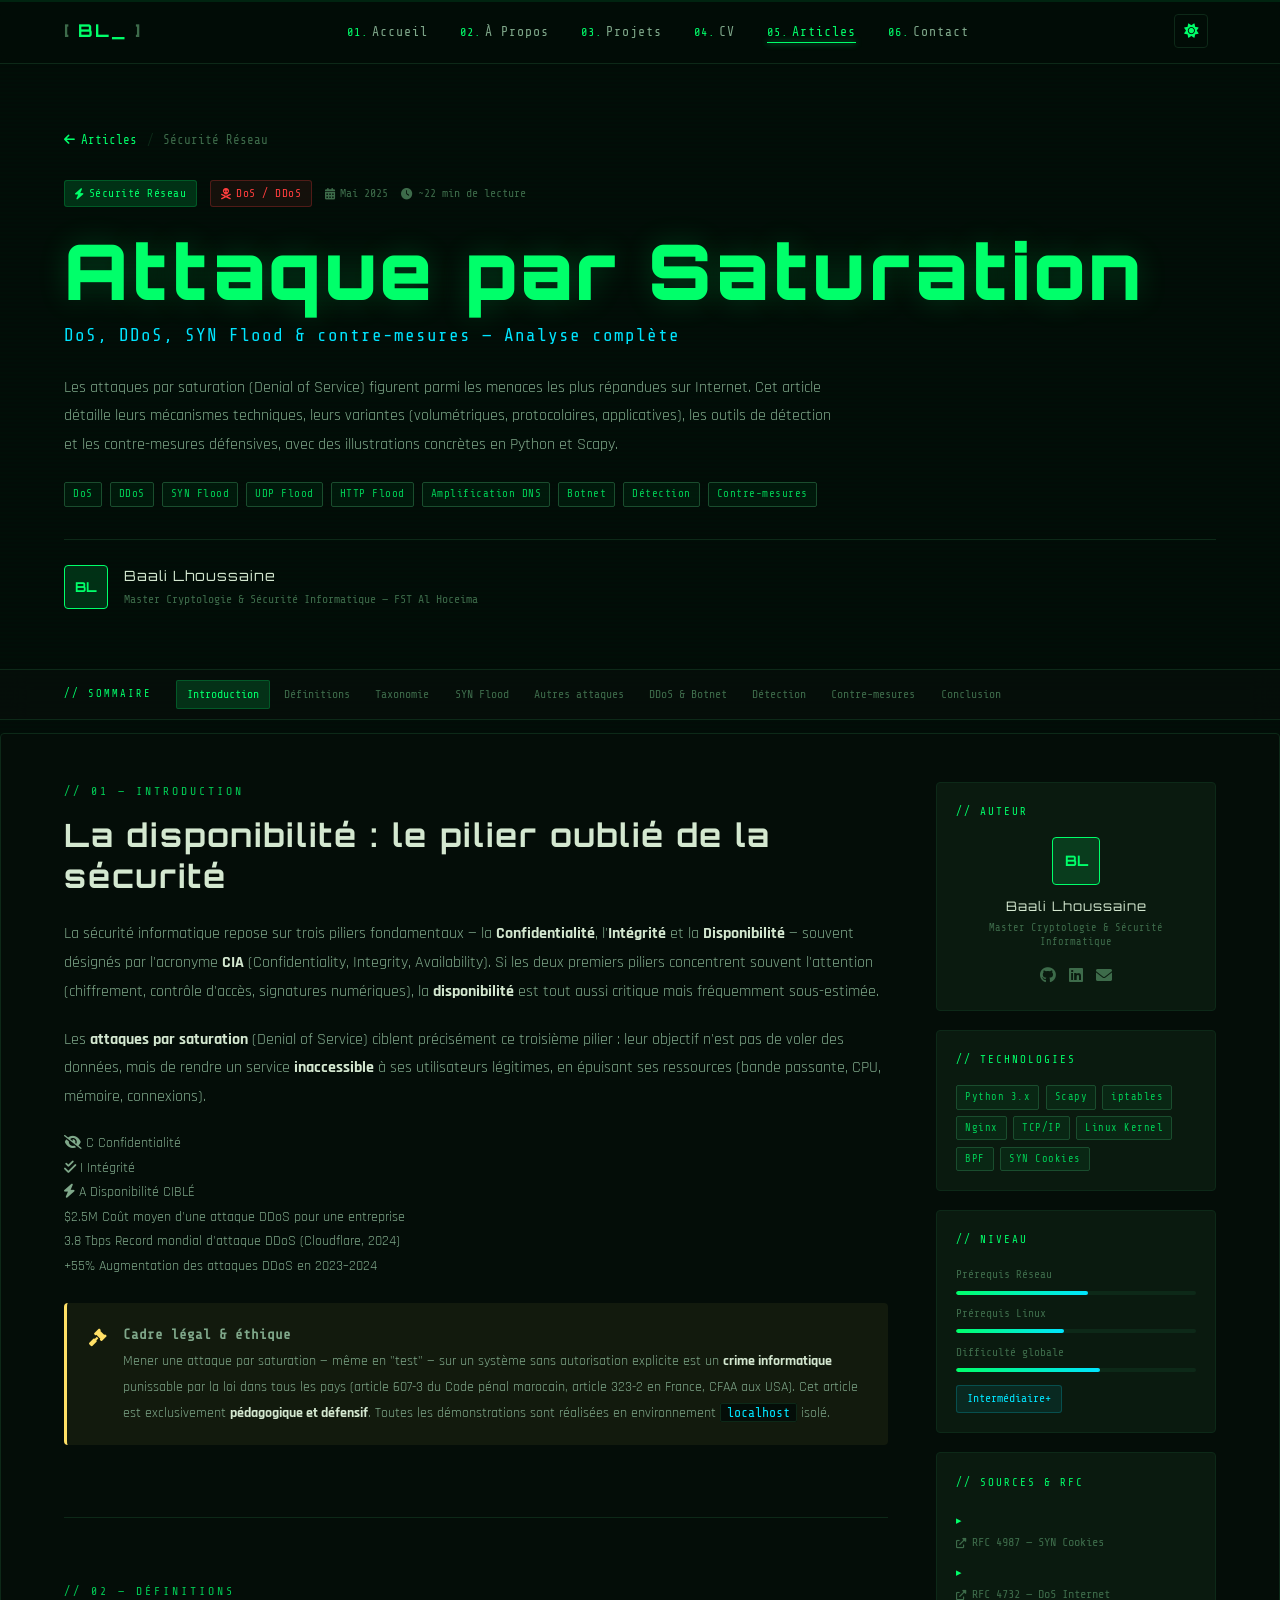
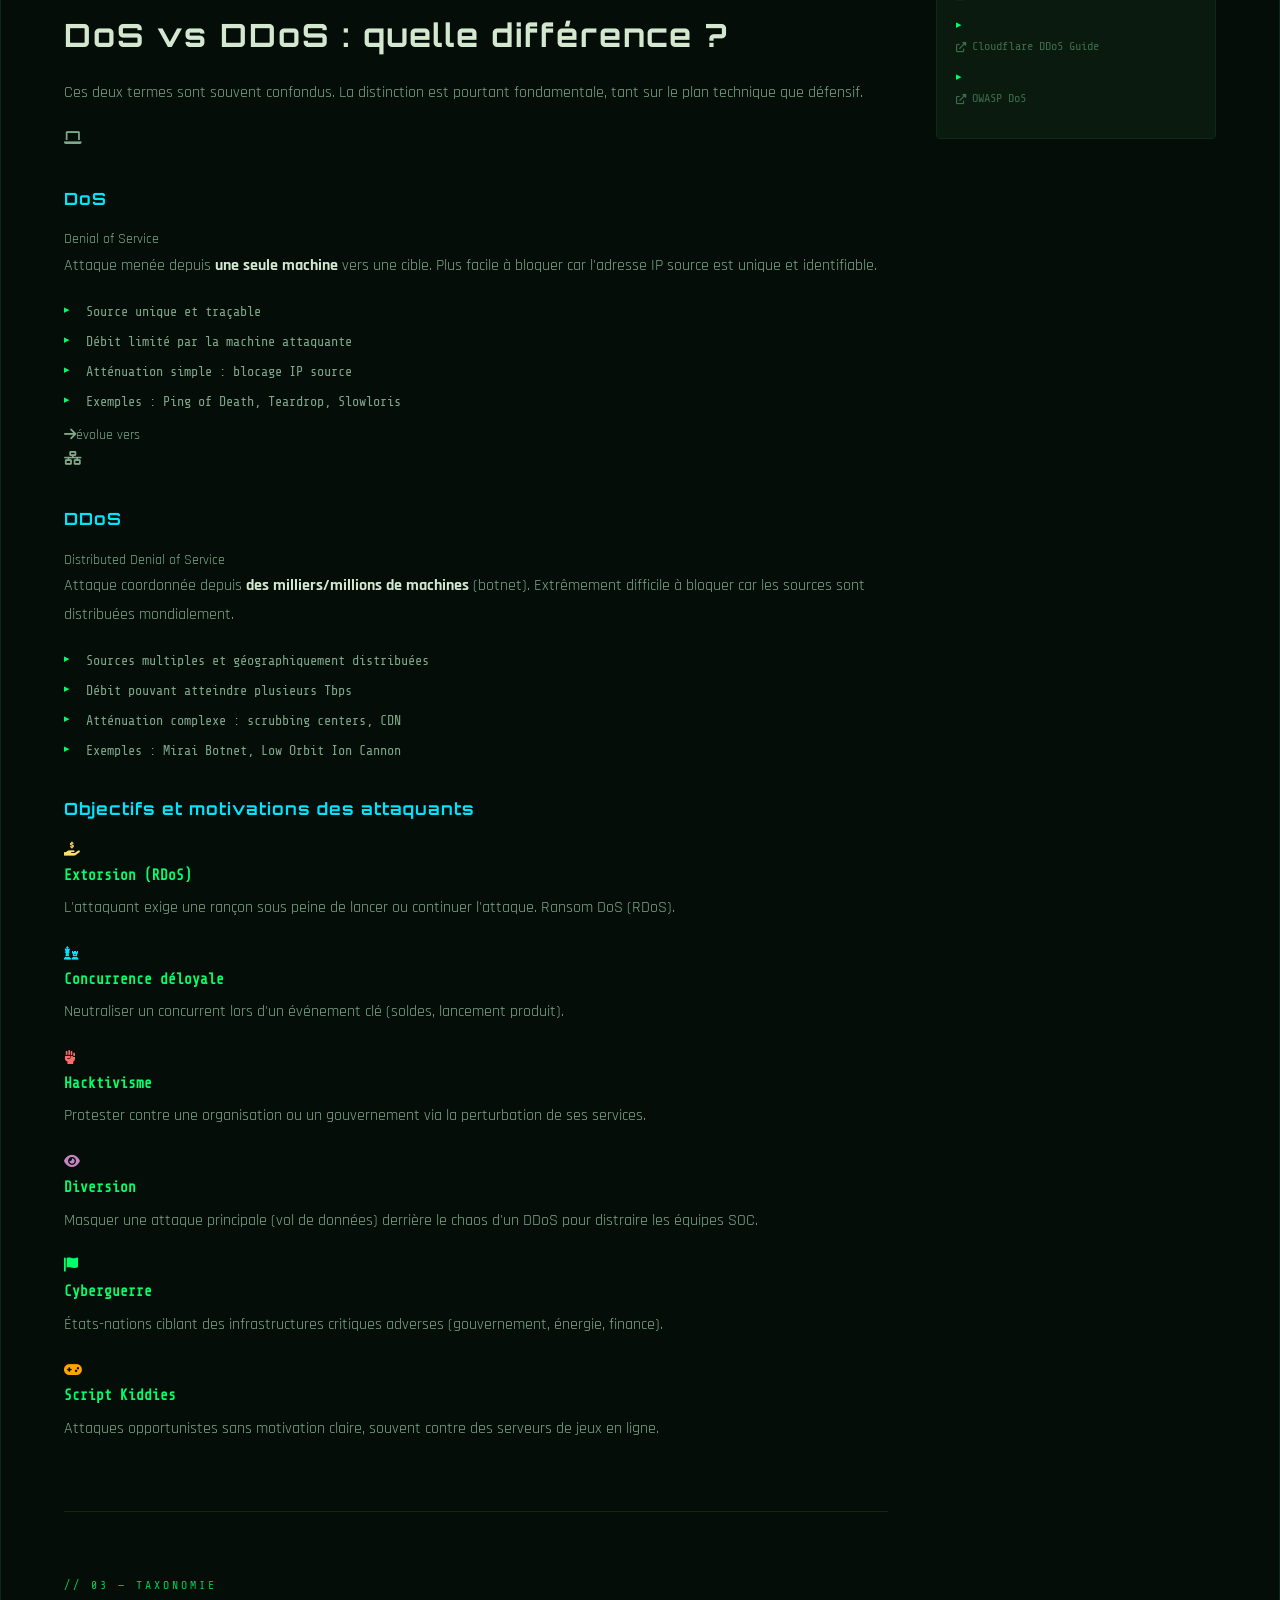
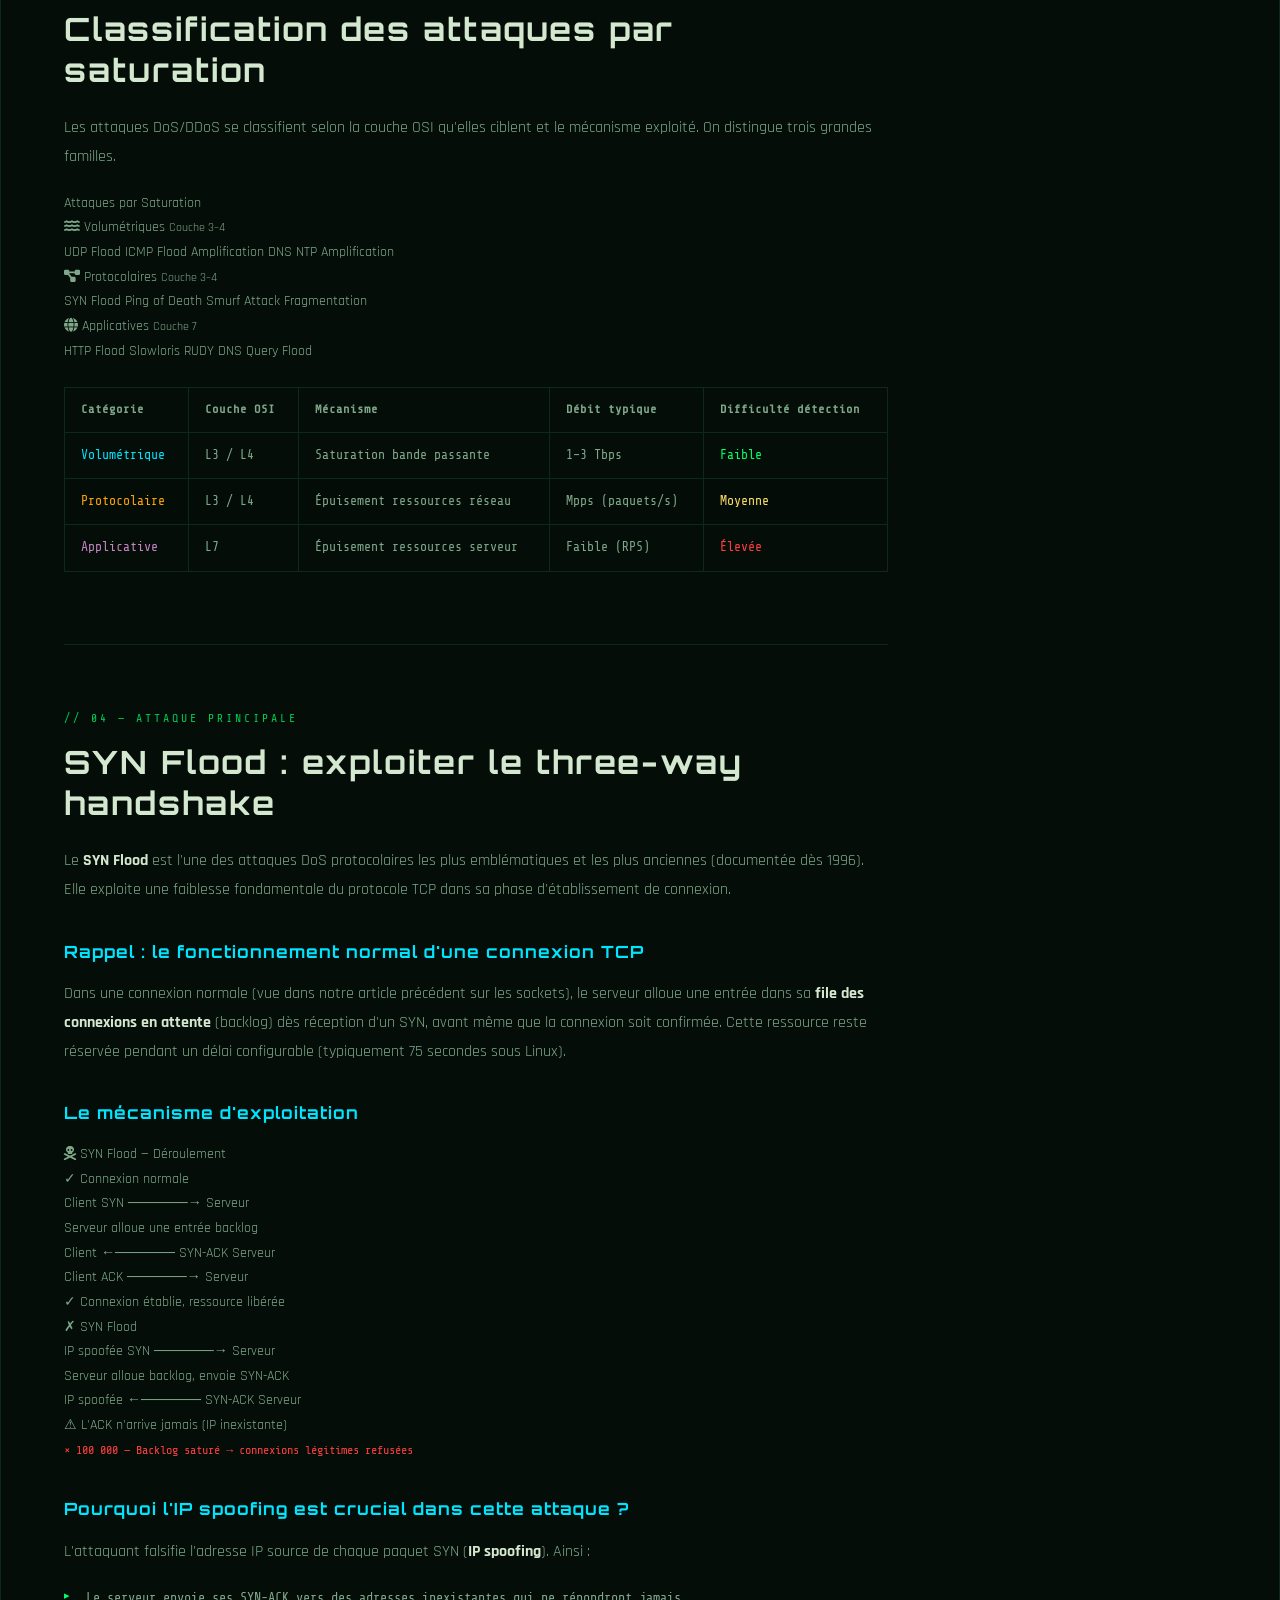
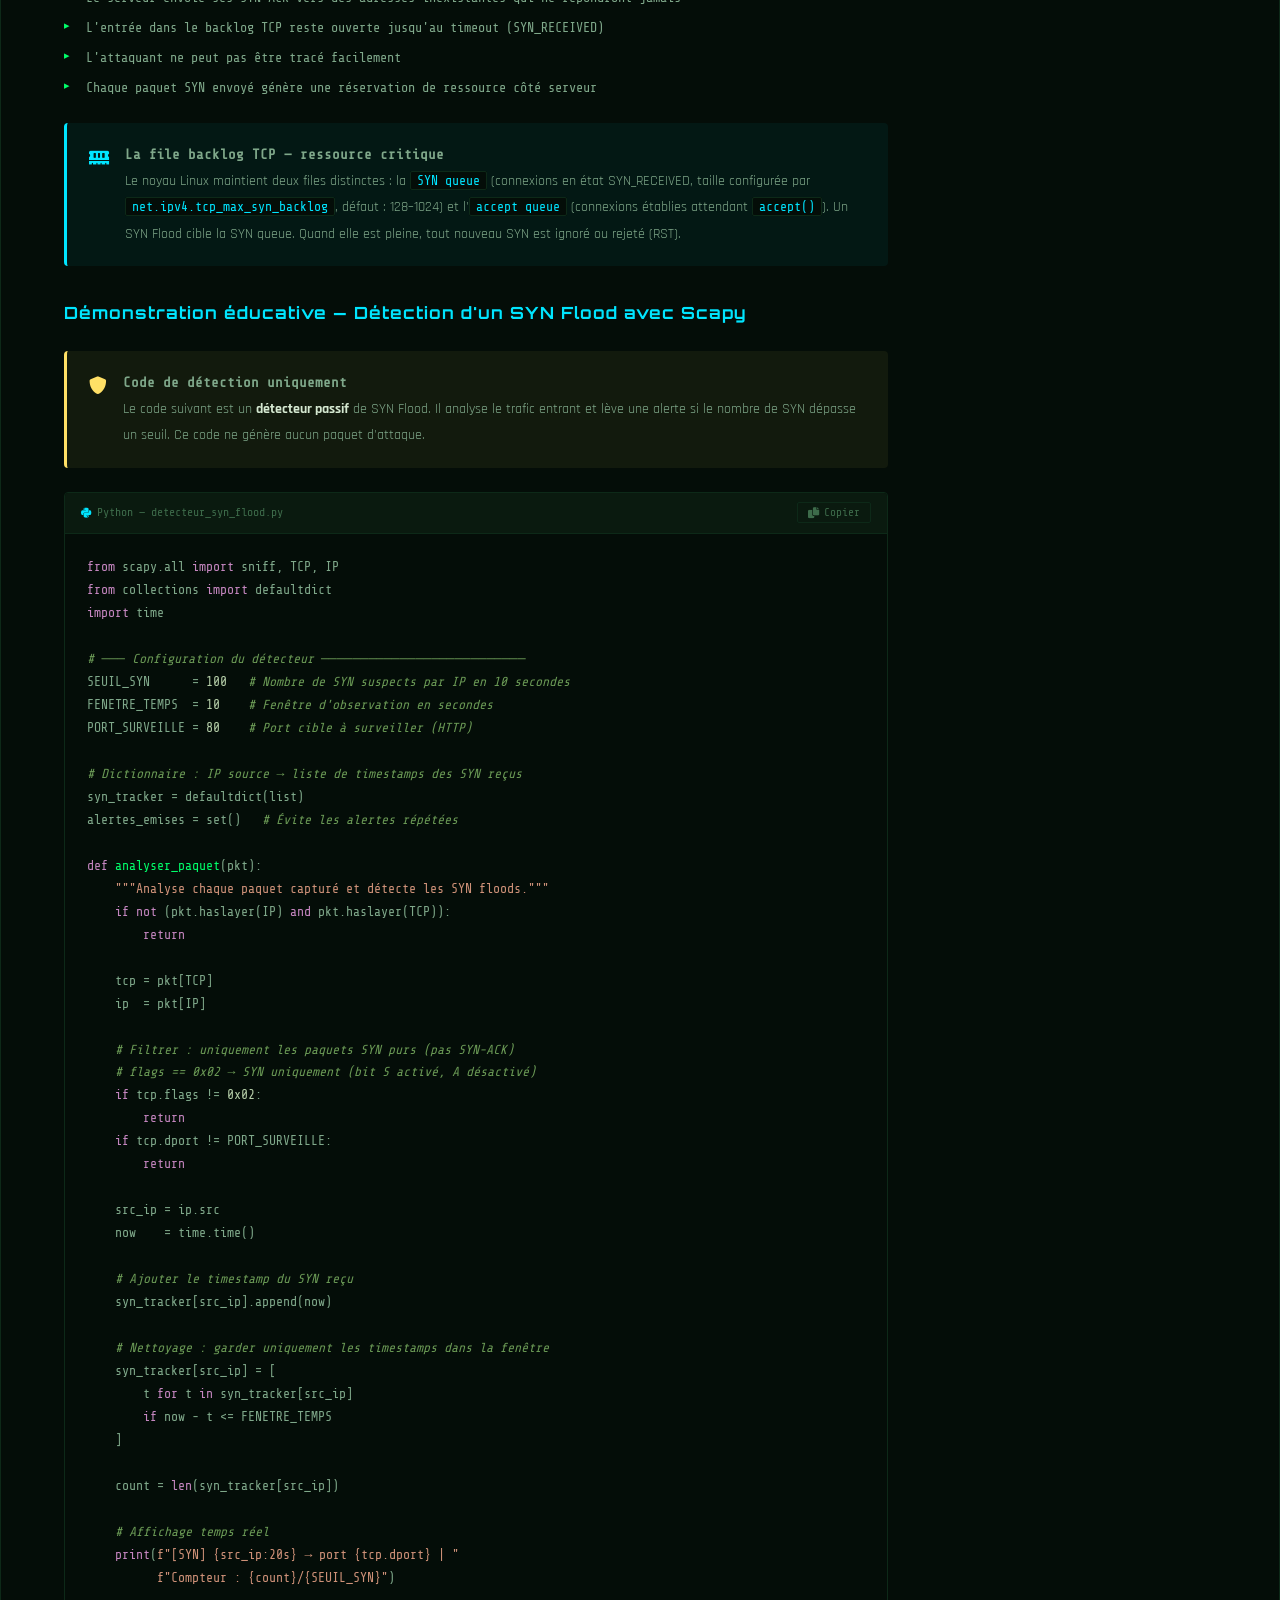
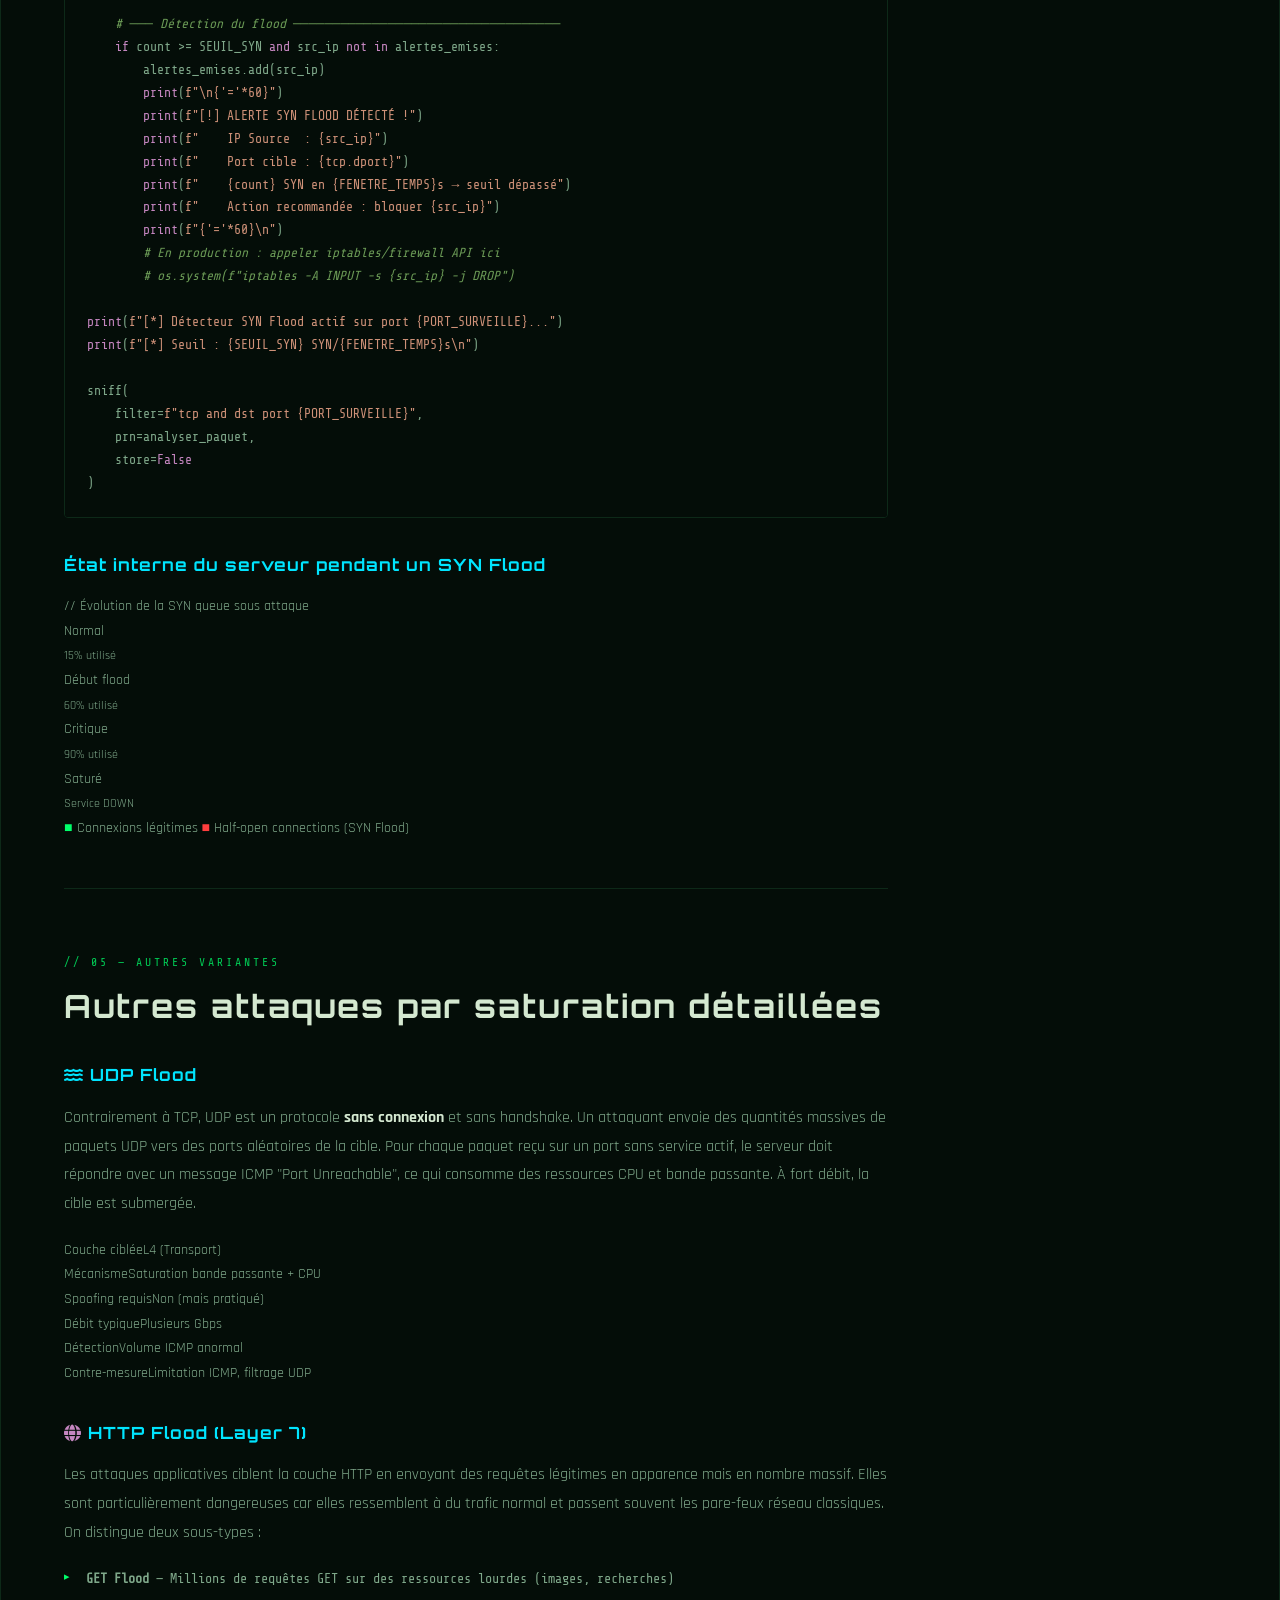
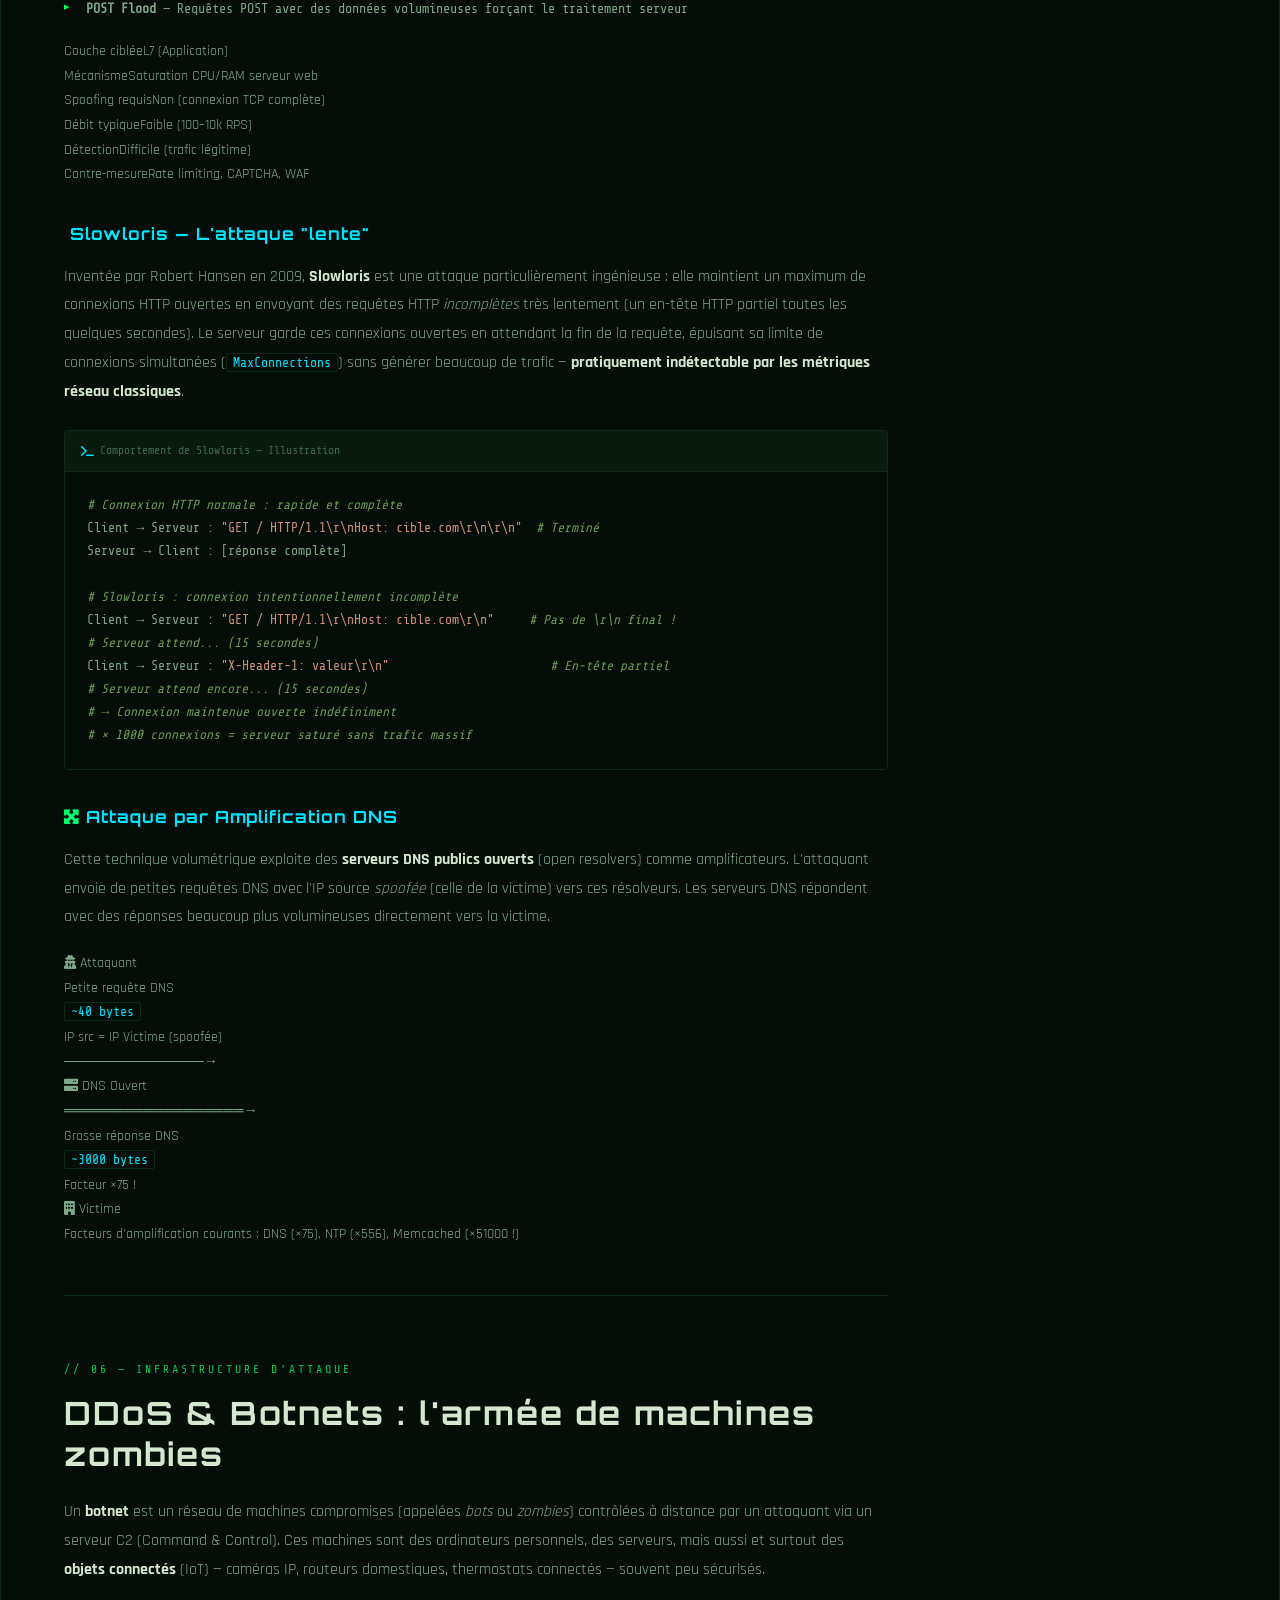
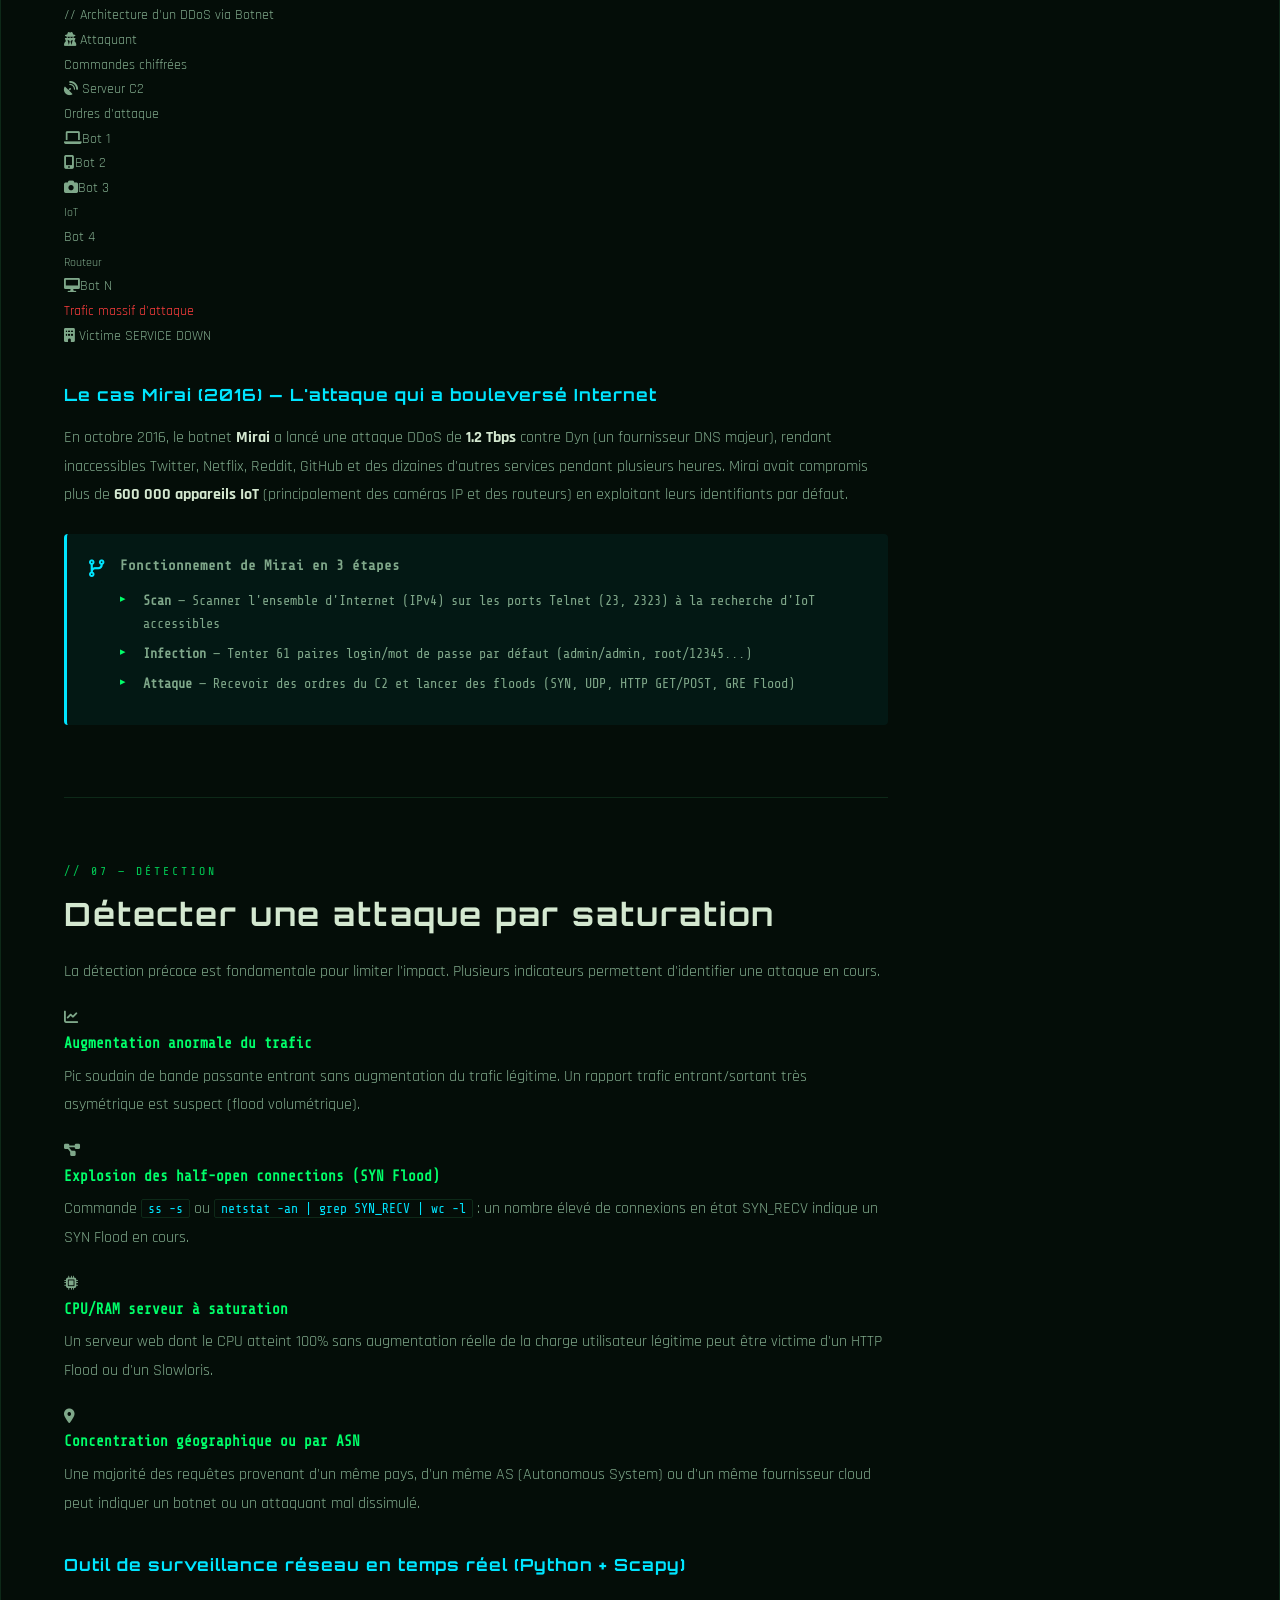
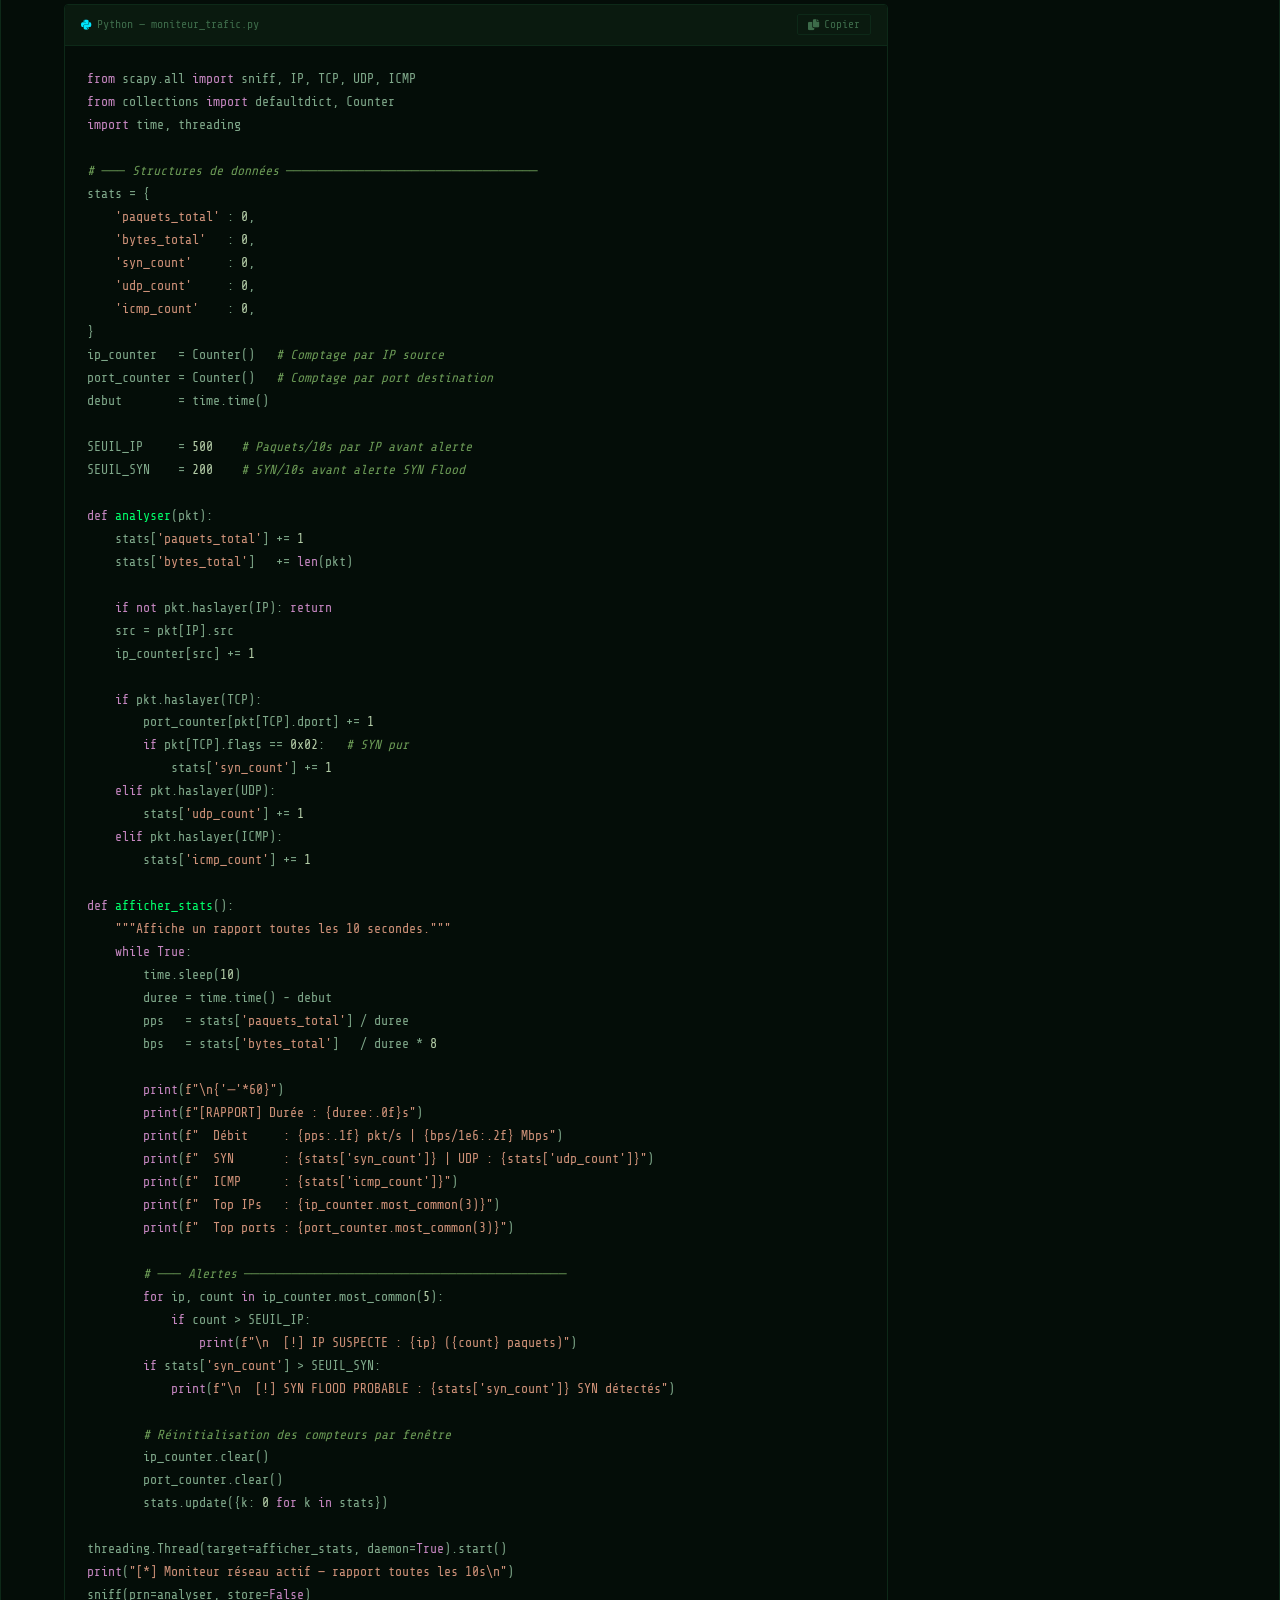
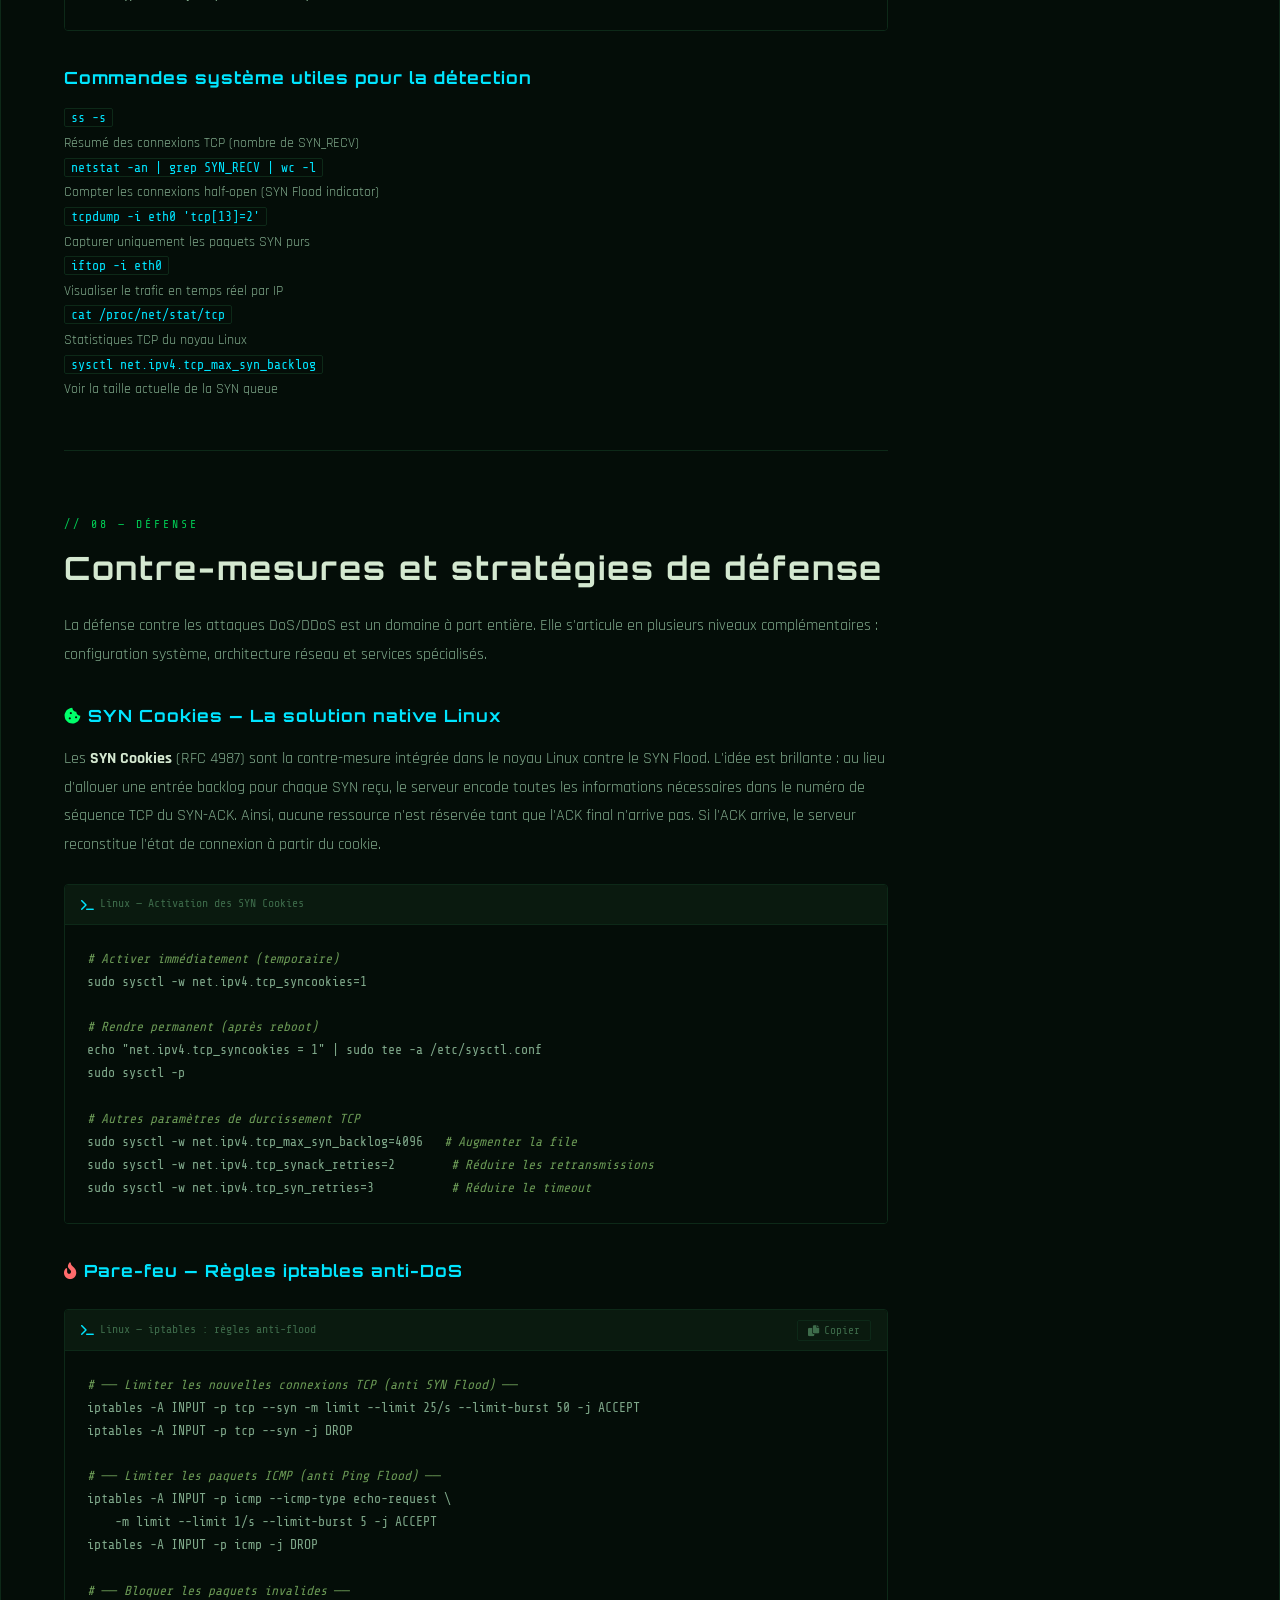
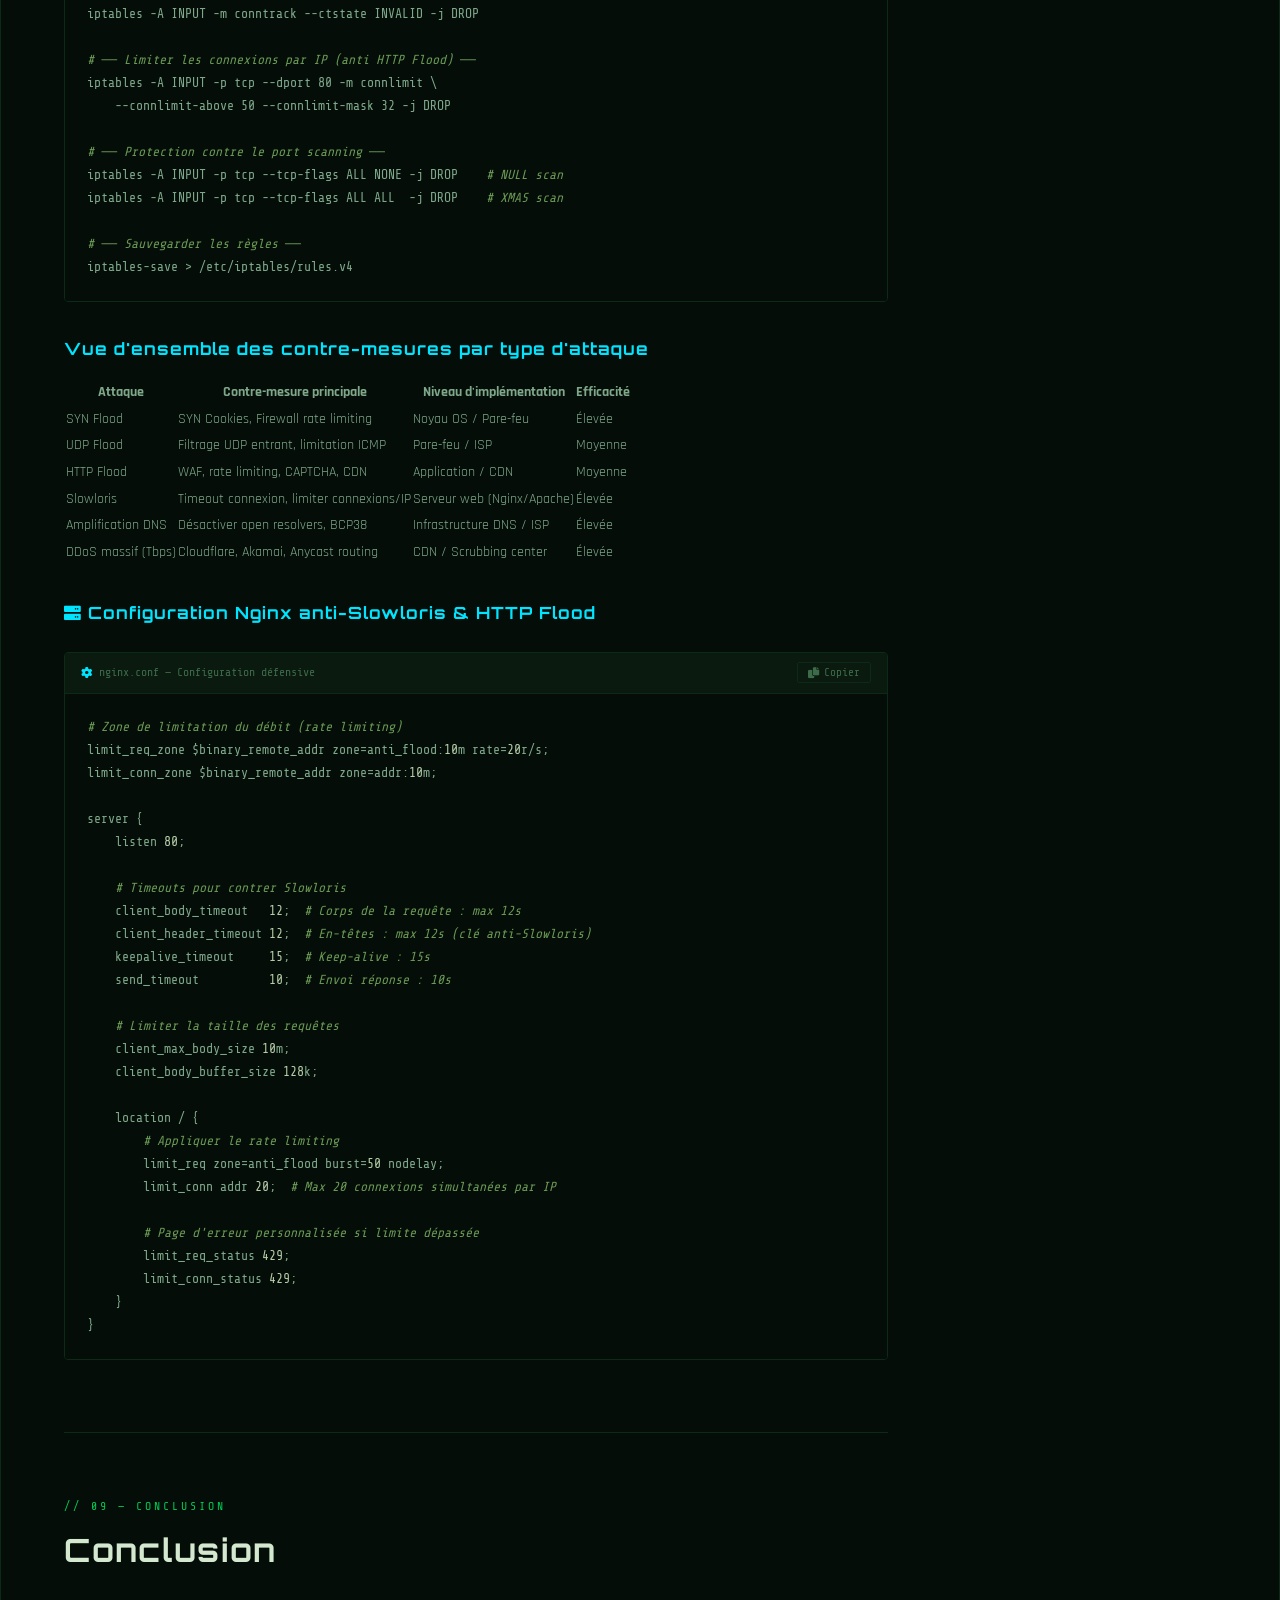
<file: saturation.html>
<!DOCTYPE html>
<html lang="fr">
<head>
    <meta charset="UTF-8">
    <meta name="viewport" content="width=device-width, initial-scale=1.0">
    <title>Attaques par Saturation (DoS/DDoS) — BAALI LHOUSSAINE</title>
    <link rel="stylesheet" href="style.css">
    <link rel="stylesheet" href="article.css">
    <link href="https://cdnjs.cloudflare.com/ajax/libs/font-awesome/6.0.0/css/all.min.css" rel="stylesheet">
    <link href="https://fonts.googleapis.com/css2?family=Share+Tech+Mono&family=Orbitron:wght@400;700;900&family=Rajdhani:wght@300;400;500;600;700&display=swap" rel="stylesheet">
</head>
<body>

<canvas id="matrix-canvas"></canvas>
<div class="scanlines"></div>

<nav class="navbar">
    <div class="nav-container">
        <div class="nav-logo">
            <span class="logo-bracket">[</span>
            <span class="logo-text">BL<span class="logo-cursor">_</span></span>
            <span class="logo-bracket">]</span>
        </div>
        <ul class="nav-menu">
            <li><a href="index.html#accueil" class="nav-link"><span class="nav-num">01.</span>Accueil</a></li>
            <li><a href="index.html#apropos" class="nav-link"><span class="nav-num">02.</span>À Propos</a></li>
            <li><a href="index.html#projets" class="nav-link"><span class="nav-num">03.</span>Projets</a></li>
            <li><a href="index.html#cv" class="nav-link"><span class="nav-num">04.</span>CV</a></li>
            <li><a href="articles.html" class="nav-link active"><span class="nav-num">05.</span>Articles</a></li>
            <li><a href="index.html#contact" class="nav-link"><span class="nav-num">06.</span>Contact</a></li>
        </ul>
        <button class="theme-toggle" id="themeToggle" title="Basculer thème">
            <i class="fas fa-sun" id="themeIcon"></i>
        </button>
        <div class="hamburger"><span></span><span></span><span></span></div>
    </div>
</nav>

<div class="scroll-bar"><div class="scroll-progress" id="scrollProgress"></div></div>
<div class="reading-progress-wrap"><div class="reading-progress-bar" id="readingProgress"></div></div>

<!-- ===================== HERO ===================== -->
<header class="article-hero" style="border-bottom:1px solid var(--border-color)">
    <div class="container">
        <div class="article-breadcrumb">
            <a href="articles.html"><i class="fas fa-arrow-left"></i> Articles</a>
            <span class="bc-sep">/</span>
            <span>Sécurité Réseau</span>
        </div>

        <div class="article-hero-meta">
            <span class="acf-tag web"><i class="fas fa-bolt"></i> Sécurité Réseau</span>
            <span class="acf-tag" style="color:var(--red-alert);background:rgba(255,62,62,0.08);border:1px solid rgba(255,62,62,0.25)">
                <i class="fas fa-skull-crossbones"></i> DoS / DDoS
            </span>
            <span class="article-hero-date"><i class="fas fa-calendar-alt"></i> Mai 2025</span>
            <span class="article-hero-read"><i class="fas fa-clock"></i> ~22 min de lecture</span>
        </div>

        <h1 class="article-hero-title glitch" data-text="Attaque par Saturation">Attaque par Saturation</h1>
        <h2 class="article-hero-subtitle">DoS, DDoS, SYN Flood & contre-mesures — Analyse complète</h2>

        <p class="article-hero-desc">
            Les attaques par saturation (Denial of Service) figurent parmi les menaces les plus répandues sur Internet.
            Cet article détaille leurs mécanismes techniques, leurs variantes (volumétriques, protocolaires, applicatives),
            les outils de détection et les contre-mesures défensives, avec des illustrations concrètes en Python et Scapy.
        </p>

        <div class="article-hero-topics">
            <span class="acf-topic">DoS</span>
            <span class="acf-topic">DDoS</span>
            <span class="acf-topic">SYN Flood</span>
            <span class="acf-topic">UDP Flood</span>
            <span class="acf-topic">HTTP Flood</span>
            <span class="acf-topic">Amplification DNS</span>
            <span class="acf-topic">Botnet</span>
            <span class="acf-topic">Détection</span>
            <span class="acf-topic">Contre-mesures</span>
        </div>

        <div class="article-author-bar">
            <div class="author-avatar">BL</div>
            <div>
                <p class="author-name">Baali Lhoussaine</p>
                <p class="author-role">Master Cryptologie & Sécurité Informatique — FST Al Hoceima</p>
            </div>
        </div>
    </div>
</header>

<!-- TOC -->
<div class="toc-sticky" id="toc">
    <div class="container">
        <div class="toc-inner">
            <span class="toc-label">// SOMMAIRE</span>
            <nav class="toc-nav">
                <a href="#intro"          class="toc-link active">Introduction</a>
                <a href="#definition"     class="toc-link">Définitions</a>
                <a href="#taxonomie"      class="toc-link">Taxonomie</a>
                <a href="#syn-flood"      class="toc-link">SYN Flood</a>
                <a href="#autres-attaques"class="toc-link">Autres attaques</a>
                <a href="#ddos-botnet"    class="toc-link">DDoS & Botnet</a>
                <a href="#detection"      class="toc-link">Détection</a>
                <a href="#contre-mesures" class="toc-link">Contre-mesures</a>
                <a href="#conclusion"     class="toc-link">Conclusion</a>
            </nav>
        </div>
    </div>
</div>

<!-- ===================== BODY ===================== -->
<main class="article-body">
<div class="container">
<div class="article-layout">
<article class="article-content">

<!-- 01 INTRO -->
<section id="intro" class="article-section">
    <div class="section-label">// 01 — INTRODUCTION</div>
    <h2>La disponibilité : le pilier oublié de la sécurité</h2>

    <p>
        La sécurité informatique repose sur trois piliers fondamentaux — la <strong>Confidentialité</strong>,
        l'<strong>Intégrité</strong> et la <strong>Disponibilité</strong> — souvent désignés par l'acronyme <strong>CIA</strong>
        (Confidentiality, Integrity, Availability). Si les deux premiers piliers concentrent souvent l'attention
        (chiffrement, contrôle d'accès, signatures numériques), la <strong>disponibilité</strong> est tout aussi critique
        mais fréquemment sous-estimée.
    </p>

    <p>
        Les <strong>attaques par saturation</strong> (Denial of Service) ciblent précisément ce troisième pilier :
        leur objectif n'est pas de voler des données, mais de rendre un service <strong>inaccessible</strong> à ses
        utilisateurs légitimes, en épuisant ses ressources (bande passante, CPU, mémoire, connexions).
    </p>

    <div class="cia-triad">
        <div class="cia-item">
            <i class="fas fa-eye-slash"></i>
            <span class="cia-letter">C</span>
            <span>Confidentialité</span>
        </div>
        <div class="cia-item">
            <i class="fas fa-check-double"></i>
            <span class="cia-letter">I</span>
            <span>Intégrité</span>
        </div>
        <div class="cia-item cia-target">
            <i class="fas fa-bolt"></i>
            <span class="cia-letter">A</span>
            <span>Disponibilité</span>
            <span class="cia-target-badge">CIBLÉ</span>
        </div>
    </div>

    <div class="stat-callouts">
        <div class="stat-callout">
            <span class="sc-num">$2.5M</span>
            <span class="sc-label">Coût moyen d'une attaque DDoS pour une entreprise</span>
        </div>
        <div class="stat-callout">
            <span class="sc-num">3.8 Tbps</span>
            <span class="sc-label">Record mondial d'attaque DDoS (Cloudflare, 2024)</span>
        </div>
        <div class="stat-callout">
            <span class="sc-num">+55%</span>
            <span class="sc-label">Augmentation des attaques DDoS en 2023–2024</span>
        </div>
    </div>

    <div class="warn-box">
        <div class="warn-box-icon"><i class="fas fa-gavel"></i></div>
        <div>
            <p class="warn-box-title">Cadre légal & éthique</p>
            <p>
                Mener une attaque par saturation — même en "test" — sur un système sans autorisation explicite est
                un <strong>crime informatique</strong> punissable par la loi dans tous les pays (article 607-3 du Code pénal marocain,
                article 323-2 en France, CFAA aux USA). Cet article est exclusivement <strong>pédagogique et défensif</strong>.
                Toutes les démonstrations sont réalisées en environnement <code>localhost</code> isolé.
            </p>
        </div>
    </div>
</section>

<!-- 02 DÉFINITIONS -->
<section id="definition" class="article-section">
    <div class="section-label">// 02 — DÉFINITIONS</div>
    <h2>DoS vs DDoS : quelle différence ?</h2>

    <p>
        Ces deux termes sont souvent confondus. La distinction est pourtant fondamentale, tant sur le plan
        technique que défensif.
    </p>

    <div class="dos-ddos-compare">
        <div class="ddc-card dos-card">
            <div class="ddc-header">
                <i class="fas fa-laptop"></i>
                <h3>DoS</h3>
                <span class="ddc-full">Denial of Service</span>
            </div>
            <div class="ddc-body">
                <p>Attaque menée depuis <strong>une seule machine</strong> vers une cible. Plus facile à
                bloquer car l'adresse IP source est unique et identifiable.</p>
                <ul class="article-list">
                    <li>Source unique et traçable</li>
                    <li>Débit limité par la machine attaquante</li>
                    <li>Atténuation simple : blocage IP source</li>
                    <li>Exemples : Ping of Death, Teardrop, Slowloris</li>
                </ul>
            </div>
        </div>
        <div class="ddc-arrow"><i class="fas fa-arrow-right"></i><span>évolue vers</span></div>
        <div class="ddc-card ddos-card">
            <div class="ddc-header">
                <i class="fas fa-network-wired"></i>
                <h3>DDoS</h3>
                <span class="ddc-full">Distributed Denial of Service</span>
            </div>
            <div class="ddc-body">
                <p>Attaque coordonnée depuis <strong>des milliers/millions de machines</strong> (botnet).
                Extrêmement difficile à bloquer car les sources sont distribuées mondialement.</p>
                <ul class="article-list">
                    <li>Sources multiples et géographiquement distribuées</li>
                    <li>Débit pouvant atteindre plusieurs Tbps</li>
                    <li>Atténuation complexe : scrubbing centers, CDN</li>
                    <li>Exemples : Mirai Botnet, Low Orbit Ion Cannon</li>
                </ul>
            </div>
        </div>
    </div>

    <h3>Objectifs et motivations des attaquants</h3>
    <div class="motives-grid">
        <div class="motive-item">
            <i class="fas fa-hand-holding-usd" style="color:#ffe066"></i>
            <h4>Extorsion (RDoS)</h4>
            <p>L'attaquant exige une rançon sous peine de lancer ou continuer l'attaque. Ransom DoS (RDoS).</p>
        </div>
        <div class="motive-item">
            <i class="fas fa-chess" style="color:#00e5ff"></i>
            <h4>Concurrence déloyale</h4>
            <p>Neutraliser un concurrent lors d'un événement clé (soldes, lancement produit).</p>
        </div>
        <div class="motive-item">
            <i class="fas fa-fist-raised" style="color:#ff6b6b"></i>
            <h4>Hacktivisme</h4>
            <p>Protester contre une organisation ou un gouvernement via la perturbation de ses services.</p>
        </div>
        <div class="motive-item">
            <i class="fas fa-eye" style="color:#c586c0"></i>
            <h4>Diversion</h4>
            <p>Masquer une attaque principale (vol de données) derrière le chaos d'un DDoS pour distraire les équipes SOC.</p>
        </div>
        <div class="motive-item">
            <i class="fas fa-flag" style="color:#00ff6a"></i>
            <h4>Cyberguerre</h4>
            <p>États-nations ciblant des infrastructures critiques adverses (gouvernement, énergie, finance).</p>
        </div>
        <div class="motive-item">
            <i class="fas fa-gamepad" style="color:#ffa500"></i>
            <h4>Script Kiddies</h4>
            <p>Attaques opportunistes sans motivation claire, souvent contre des serveurs de jeux en ligne.</p>
        </div>
    </div>
</section>

<!-- 03 TAXONOMIE -->
<section id="taxonomie" class="article-section">
    <div class="section-label">// 03 — TAXONOMIE</div>
    <h2>Classification des attaques par saturation</h2>

    <p>
        Les attaques DoS/DDoS se classifient selon la couche OSI qu'elles ciblent et le mécanisme exploité.
        On distingue trois grandes familles.
    </p>

    <div class="taxonomy-tree">
        <div class="tax-root">Attaques par Saturation</div>
        <div class="tax-branches">
            <div class="tax-branch vol-branch">
                <div class="tax-node vol-node">
                    <i class="fas fa-water"></i>
                    <span>Volumétriques</span>
                    <small>Couche 3–4</small>
                </div>
                <div class="tax-leaves">
                    <span>UDP Flood</span>
                    <span>ICMP Flood</span>
                    <span>Amplification DNS</span>
                    <span>NTP Amplification</span>
                </div>
            </div>
            <div class="tax-branch proto-branch">
                <div class="tax-node proto-node">
                    <i class="fas fa-project-diagram"></i>
                    <span>Protocolaires</span>
                    <small>Couche 3–4</small>
                </div>
                <div class="tax-leaves">
                    <span>SYN Flood</span>
                    <span>Ping of Death</span>
                    <span>Smurf Attack</span>
                    <span>Fragmentation</span>
                </div>
            </div>
            <div class="tax-branch app-branch">
                <div class="tax-node app-node">
                    <i class="fas fa-globe"></i>
                    <span>Applicatives</span>
                    <small>Couche 7</small>
                </div>
                <div class="tax-leaves">
                    <span>HTTP Flood</span>
                    <span>Slowloris</span>
                    <span>RUDY</span>
                    <span>DNS Query Flood</span>
                </div>
            </div>
        </div>
    </div>

    <div class="compare-table">
        <table>
            <thead>
                <tr>
                    <th>Catégorie</th>
                    <th>Couche OSI</th>
                    <th>Mécanisme</th>
                    <th>Débit typique</th>
                    <th>Difficulté détection</th>
                </tr>
            </thead>
            <tbody>
                <tr>
                    <td><span style="color:var(--cyan-accent)">Volumétrique</span></td>
                    <td>L3 / L4</td>
                    <td>Saturation bande passante</td>
                    <td>1–3 Tbps</td>
                    <td><span style="color:var(--green-primary)">Faible</span></td>
                </tr>
                <tr>
                    <td><span style="color:#ffa500">Protocolaire</span></td>
                    <td>L3 / L4</td>
                    <td>Épuisement ressources réseau</td>
                    <td>Mpps (paquets/s)</td>
                    <td><span style="color:var(--yellow-warn)">Moyenne</span></td>
                </tr>
                <tr>
                    <td><span style="color:#c586c0">Applicative</span></td>
                    <td>L7</td>
                    <td>Épuisement ressources serveur</td>
                    <td>Faible (RPS)</td>
                    <td><span style="color:var(--red-alert)">Élevée</span></td>
                </tr>
            </tbody>
        </table>
    </div>
</section>

<!-- 04 SYN FLOOD -->
<section id="syn-flood" class="article-section">
    <div class="section-label">// 04 — ATTAQUE PRINCIPALE</div>
    <h2>SYN Flood : exploiter le three-way handshake</h2>

    <p>
        Le <strong>SYN Flood</strong> est l'une des attaques DoS protocolaires les plus emblématiques et les plus anciennes
        (documentée dès 1996). Elle exploite une faiblesse fondamentale du protocole TCP dans sa phase d'établissement de connexion.
    </p>

    <h3>Rappel : le fonctionnement normal d'une connexion TCP</h3>
    <p>
        Dans une connexion normale (vue dans notre article précédent sur les sockets), le serveur alloue une entrée dans
        sa <strong>file des connexions en attente</strong> (backlog) dès réception d'un SYN, avant même que la connexion
        soit confirmée. Cette ressource reste réservée pendant un délai configurable (typiquement 75 secondes sous Linux).
    </p>

    <h3>Le mécanisme d'exploitation</h3>

    <div class="syn-flood-diagram">
        <div class="sfd-header">
            <span class="sfd-title"><i class="fas fa-skull-crossbones"></i> SYN Flood — Déroulement</span>
        </div>
        <div class="sfd-body">
            <!-- Étape normale vs flood -->
            <div class="sfd-compare">
                <div class="sfd-normal">
                    <div class="sfd-col-title normal-title">✓ Connexion normale</div>
                    <div class="sfd-flow">
                        <div class="sfd-step-row">
                            <span class="sfd-src">Client</span>
                            <span class="sfd-pkt syn-pkt">SYN</span>
                            <span class="sfd-arrow">──────→</span>
                            <span class="sfd-dst">Serveur</span>
                        </div>
                        <div class="sfd-comment">Serveur alloue une entrée backlog</div>
                        <div class="sfd-step-row">
                            <span class="sfd-src">Client</span>
                            <span class="sfd-arrow">←──────</span>
                            <span class="sfd-pkt synack-pkt">SYN-ACK</span>
                            <span class="sfd-dst">Serveur</span>
                        </div>
                        <div class="sfd-step-row">
                            <span class="sfd-src">Client</span>
                            <span class="sfd-pkt ack-pkt">ACK</span>
                            <span class="sfd-arrow">──────→</span>
                            <span class="sfd-dst">Serveur</span>
                        </div>
                        <div class="sfd-comment ok">✓ Connexion établie, ressource libérée</div>
                    </div>
                </div>
                <div class="sfd-attack">
                    <div class="sfd-col-title attack-title">✗ SYN Flood</div>
                    <div class="sfd-flow">
                        <div class="sfd-step-row">
                            <span class="sfd-src fake">IP spoofée</span>
                            <span class="sfd-pkt syn-pkt">SYN</span>
                            <span class="sfd-arrow">──────→</span>
                            <span class="sfd-dst">Serveur</span>
                        </div>
                        <div class="sfd-comment">Serveur alloue backlog, envoie SYN-ACK</div>
                        <div class="sfd-step-row">
                            <span class="sfd-src fake">IP spoofée</span>
                            <span class="sfd-arrow">←──────</span>
                            <span class="sfd-pkt synack-pkt">SYN-ACK</span>
                            <span class="sfd-dst">Serveur</span>
                        </div>
                        <div class="sfd-comment warn">⚠ L'ACK n'arrive jamais (IP inexistante)</div>
                        <div class="sfd-step-row repeat">
                            <span style="color:var(--red-alert);font-size:0.75rem;font-family:var(--font-mono)">
                                × 100 000 — Backlog saturé → connexions légitimes refusées
                            </span>
                        </div>
                    </div>
                </div>
            </div>
        </div>
    </div>

    <h3>Pourquoi l'IP spoofing est crucial dans cette attaque ?</h3>
    <p>
        L'attaquant falsifie l'adresse IP source de chaque paquet SYN (<strong>IP spoofing</strong>). Ainsi :
    </p>
    <ul class="article-list" style="margin-bottom:1rem">
        <li>Le serveur envoie ses SYN-ACK vers des adresses inexistantes qui ne répondront jamais</li>
        <li>L'entrée dans le backlog TCP reste ouverte jusqu'au timeout (SYN_RECEIVED)</li>
        <li>L'attaquant ne peut pas être tracé facilement</li>
        <li>Chaque paquet SYN envoyé génère une réservation de ressource côté serveur</li>
    </ul>

    <div class="info-box">
        <div class="info-box-icon"><i class="fas fa-memory"></i></div>
        <div>
            <p class="info-box-title">La file backlog TCP — ressource critique</p>
            <p>
                Le noyau Linux maintient deux files distinctes : la <code>SYN queue</code> (connexions en état SYN_RECEIVED,
                taille configurée par <code>net.ipv4.tcp_max_syn_backlog</code>, défaut : 128–1024) et
                l'<code>accept queue</code> (connexions établies attendant <code>accept()</code>).
                Un SYN Flood cible la SYN queue. Quand elle est pleine, tout nouveau SYN est ignoré ou rejeté (RST).
            </p>
        </div>
    </div>

    <h3>Démonstration éducative — Détection d'un SYN Flood avec Scapy</h3>
    <div class="warn-box">
        <div class="warn-box-icon"><i class="fas fa-shield-alt"></i></div>
        <div>
            <p class="warn-box-title">Code de détection uniquement</p>
            <p>Le code suivant est un <strong>détecteur passif</strong> de SYN Flood. Il analyse le trafic entrant
            et lève une alerte si le nombre de SYN dépasse un seuil. Ce code ne génère aucun paquet d'attaque.</p>
        </div>
    </div>

    <div class="code-block">
        <div class="code-header">
            <span class="code-lang"><i class="fab fa-python"></i> Python — detecteur_syn_flood.py</span>
            <button class="code-copy" onclick="copyCode(this)"><i class="fas fa-copy"></i> Copier</button>
        </div>
        <pre><code><span class="kw">from</span> scapy.all <span class="kw">import</span> sniff, TCP, IP
<span class="kw">from</span> collections <span class="kw">import</span> defaultdict
<span class="kw">import</span> time

<span class="comment"># ─── Configuration du détecteur ──────────────────────────</span>
SEUIL_SYN      = <span class="num">100</span>   <span class="comment"># Nombre de SYN suspects par IP en 10 secondes</span>
FENETRE_TEMPS  = <span class="num">10</span>    <span class="comment"># Fenêtre d'observation en secondes</span>
PORT_SURVEILLE = <span class="num">80</span>    <span class="comment"># Port cible à surveiller (HTTP)</span>

<span class="comment"># Dictionnaire : IP source → liste de timestamps des SYN reçus</span>
syn_tracker = defaultdict(list)
alertes_emises = set()   <span class="comment"># Évite les alertes répétées</span>

<span class="kw">def</span> <span class="fn">analyser_paquet</span>(pkt):
    <span class="str">"""Analyse chaque paquet capturé et détecte les SYN floods."""</span>
    <span class="kw">if not</span> (pkt.haslayer(IP) <span class="kw">and</span> pkt.haslayer(TCP)):
        <span class="kw">return</span>

    tcp = pkt[TCP]
    ip  = pkt[IP]

    <span class="comment"># Filtrer : uniquement les paquets SYN purs (pas SYN-ACK)</span>
    <span class="comment"># flags == 0x02 → SYN uniquement (bit S activé, A désactivé)</span>
    <span class="kw">if</span> tcp.flags != <span class="num">0x02</span>:
        <span class="kw">return</span>
    <span class="kw">if</span> tcp.dport != PORT_SURVEILLE:
        <span class="kw">return</span>

    src_ip = ip.src
    now    = time.time()

    <span class="comment"># Ajouter le timestamp du SYN reçu</span>
    syn_tracker[src_ip].append(now)

    <span class="comment"># Nettoyage : garder uniquement les timestamps dans la fenêtre</span>
    syn_tracker[src_ip] = [
        t <span class="kw">for</span> t <span class="kw">in</span> syn_tracker[src_ip]
        <span class="kw">if</span> now - t <= FENETRE_TEMPS
    ]

    count = <span class="kw">len</span>(syn_tracker[src_ip])

    <span class="comment"># Affichage temps réel</span>
    <span class="kw">print</span>(<span class="str">f"[SYN] {src_ip:20s} → port {tcp.dport} | "
          f"Compteur : {count}/{SEUIL_SYN}"</span>)

    <span class="comment"># ─── Détection du flood ──────────────────────────────────</span>
    <span class="kw">if</span> count >= SEUIL_SYN <span class="kw">and</span> src_ip <span class="kw">not in</span> alertes_emises:
        alertes_emises.add(src_ip)
        <span class="kw">print</span>(<span class="str">f"\n{'='*60}"</span>)
        <span class="kw">print</span>(<span class="str">f"[!] ALERTE SYN FLOOD DÉTECTÉ !"</span>)
        <span class="kw">print</span>(<span class="str">f"    IP Source  : {src_ip}"</span>)
        <span class="kw">print</span>(<span class="str">f"    Port cible : {tcp.dport}"</span>)
        <span class="kw">print</span>(<span class="str">f"    {count} SYN en {FENETRE_TEMPS}s → seuil dépassé"</span>)
        <span class="kw">print</span>(<span class="str">f"    Action recommandée : bloquer {src_ip}"</span>)
        <span class="kw">print</span>(<span class="str">f"{'='*60}\n"</span>)
        <span class="comment"># En production : appeler iptables/firewall API ici</span>
        <span class="comment"># os.system(f"iptables -A INPUT -s {src_ip} -j DROP")</span>

<span class="kw">print</span>(<span class="str">f"[*] Détecteur SYN Flood actif sur port {PORT_SURVEILLE}..."</span>)
<span class="kw">print</span>(<span class="str">f"[*] Seuil : {SEUIL_SYN} SYN/{FENETRE_TEMPS}s\n"</span>)

sniff(
    filter=<span class="str">f"tcp and dst port {PORT_SURVEILLE}"</span>,
    prn=analyser_paquet,
    store=<span class="kw">False</span>
)</code></pre>
    </div>

    <h3>État interne du serveur pendant un SYN Flood</h3>
    <div class="server-state-diagram">
        <div class="ssd-title">// Évolution de la SYN queue sous attaque</div>
        <div class="ssd-timeline">
            <div class="ssd-phase normal-phase">
                <div class="ssd-bar" style="--fill:15%; --color:var(--green-primary)"></div>
                <span class="ssd-label">Normal<br><small>15% utilisé</small></span>
            </div>
            <div class="ssd-phase warn-phase">
                <div class="ssd-bar" style="--fill:60%; --color:var(--yellow-warn)"></div>
                <span class="ssd-label">Début flood<br><small>60% utilisé</small></span>
            </div>
            <div class="ssd-phase crit-phase">
                <div class="ssd-bar" style="--fill:90%; --color:#ffa500"></div>
                <span class="ssd-label">Critique<br><small>90% utilisé</small></span>
            </div>
            <div class="ssd-phase sat-phase">
                <div class="ssd-bar" style="--fill:100%; --color:var(--red-alert)"></div>
                <span class="ssd-label">Saturé<br><small>Service DOWN</small></span>
            </div>
        </div>
        <div class="ssd-legend">
            <span class="ssd-leg-item"><span style="color:var(--green-primary)">■</span> Connexions légitimes</span>
            <span class="ssd-leg-item"><span style="color:var(--red-alert)">■</span> Half-open connections (SYN Flood)</span>
        </div>
    </div>
</section>

<!-- 05 AUTRES ATTAQUES -->
<section id="autres-attaques" class="article-section">
    <div class="section-label">// 05 — AUTRES VARIANTES</div>
    <h2>Autres attaques par saturation détaillées</h2>

    <!-- UDP FLOOD -->
    <h3><i class="fas fa-water" style="color:var(--cyan-accent)"></i> UDP Flood</h3>
    <p>
        Contrairement à TCP, UDP est un protocole <strong>sans connexion</strong> et sans handshake. Un attaquant
        envoie des quantités massives de paquets UDP vers des ports aléatoires de la cible. Pour chaque paquet reçu
        sur un port sans service actif, le serveur doit répondre avec un message ICMP "Port Unreachable",
        ce qui consomme des ressources CPU et bande passante. À fort débit, la cible est submergée.
    </p>

    <div class="attack-detail-box udp-box">
        <div class="adb-grid">
            <div class="adb-item"><span class="adb-key">Couche ciblée</span><span class="adb-val">L4 (Transport)</span></div>
            <div class="adb-item"><span class="adb-key">Mécanisme</span><span class="adb-val">Saturation bande passante + CPU</span></div>
            <div class="adb-item"><span class="adb-key">Spoofing requis</span><span class="adb-val">Non (mais pratiqué)</span></div>
            <div class="adb-item"><span class="adb-key">Débit typique</span><span class="adb-val">Plusieurs Gbps</span></div>
            <div class="adb-item"><span class="adb-key">Détection</span><span class="adb-val">Volume ICMP anormal</span></div>
            <div class="adb-item"><span class="adb-key">Contre-mesure</span><span class="adb-val">Limitation ICMP, filtrage UDP</span></div>
        </div>
    </div>

    <!-- HTTP FLOOD -->
    <h3><i class="fas fa-globe" style="color:#c586c0"></i> HTTP Flood (Layer 7)</h3>
    <p>
        Les attaques applicatives ciblent la couche HTTP en envoyant des requêtes légitimes en apparence mais en
        nombre massif. Elles sont particulièrement dangereuses car elles ressemblent à du trafic normal et passent
        souvent les pare-feux réseau classiques. On distingue deux sous-types :
    </p>
    <ul class="article-list" style="margin-bottom:1.2rem">
        <li><strong>GET Flood</strong> — Millions de requêtes GET sur des ressources lourdes (images, recherches)</li>
        <li><strong>POST Flood</strong> — Requêtes POST avec des données volumineuses forçant le traitement serveur</li>
    </ul>

    <div class="attack-detail-box http-box">
        <div class="adb-grid">
            <div class="adb-item"><span class="adb-key">Couche ciblée</span><span class="adb-val">L7 (Application)</span></div>
            <div class="adb-item"><span class="adb-key">Mécanisme</span><span class="adb-val">Saturation CPU/RAM serveur web</span></div>
            <div class="adb-item"><span class="adb-key">Spoofing requis</span><span class="adb-val">Non (connexion TCP complète)</span></div>
            <div class="adb-item"><span class="adb-key">Débit typique</span><span class="adb-val">Faible (100–10k RPS)</span></div>
            <div class="adb-item"><span class="adb-key">Détection</span><span class="adb-val">Difficile (trafic légitime)</span></div>
            <div class="adb-item"><span class="adb-key">Contre-mesure</span><span class="adb-val">Rate limiting, CAPTCHA, WAF</span></div>
        </div>
    </div>

    <!-- SLOWLORIS -->
    <h3><i class="fas fa-turtle" style="color:#ffa500"></i> Slowloris — L'attaque "lente"</h3>
    <p>
        Inventée par Robert Hansen en 2009, <strong>Slowloris</strong> est une attaque particulièrement ingénieuse :
        elle maintient un maximum de connexions HTTP ouvertes en envoyant des requêtes HTTP <em>incomplètes</em>
        très lentement (un en-tête HTTP partiel toutes les quelques secondes). Le serveur garde ces connexions ouvertes
        en attendant la fin de la requête, épuisant sa limite de connexions simultanées (<code>MaxConnections</code>)
        sans générer beaucoup de trafic — <strong>pratiquement indétectable par les métriques réseau classiques</strong>.
    </p>

    <div class="code-block">
        <div class="code-header">
            <span class="code-lang"><i class="fas fa-terminal"></i> Comportement de Slowloris — Illustration</span>
        </div>
        <pre><code><span class="comment"># Connexion HTTP normale : rapide et complète</span>
Client → Serveur : <span class="str">"GET / HTTP/1.1\r\nHost: cible.com\r\n\r\n"</span>  <span class="comment"># Terminé</span>
Serveur → Client : [réponse complète]

<span class="comment"># Slowloris : connexion intentionnellement incomplète</span>
Client → Serveur : <span class="str">"GET / HTTP/1.1\r\nHost: cible.com\r\n"</span>     <span class="comment"># Pas de \r\n final !</span>
<span class="comment"># Serveur attend... (15 secondes)</span>
Client → Serveur : <span class="str">"X-Header-1: valeur\r\n"</span>                       <span class="comment"># En-tête partiel</span>
<span class="comment"># Serveur attend encore... (15 secondes)</span>
<span class="comment"># → Connexion maintenue ouverte indéfiniment</span>
<span class="comment"># × 1000 connexions = serveur saturé sans trafic massif</span></code></pre>
    </div>

    <!-- AMPLIFICATION DNS -->
    <h3><i class="fas fa-expand-arrows-alt" style="color:var(--green-primary)"></i> Attaque par Amplification DNS</h3>
    <p>
        Cette technique volumétrique exploite des <strong>serveurs DNS publics ouverts</strong> (open resolvers) comme
        amplificateurs. L'attaquant envoie de petites requêtes DNS avec l'IP source <em>spoofée</em> (celle de la victime)
        vers ces résolveurs. Les serveurs DNS répondent avec des réponses beaucoup plus volumineuses directement vers la victime.
    </p>

    <div class="amplification-diagram">
        <div class="amp-step">
            <div class="amp-actor attacker">
                <i class="fas fa-user-secret"></i>
                <span>Attaquant</span>
            </div>
            <div class="amp-arrow-block">
                <div class="amp-arrow-label">Petite requête DNS<br><code>~40 bytes</code><br>IP src = IP Victime (spoofée)</div>
                <div class="amp-arrow right-a">──────────────→</div>
            </div>
            <div class="amp-actor dns-server">
                <i class="fas fa-server"></i>
                <span>DNS Ouvert</span>
            </div>
            <div class="amp-arrow-block">
                <div class="amp-arrow right-a amp-big">══════════════════→</div>
                <div class="amp-arrow-label big-label">Grosse réponse DNS<br><code>~3000 bytes</code><br>Facteur ×75 !</div>
            </div>
            <div class="amp-actor victim">
                <i class="fas fa-building"></i>
                <span>Victime</span>
            </div>
        </div>
        <div class="amp-note">
            Facteurs d'amplification courants : DNS (×75), NTP (×556), Memcached (×51000 !)
        </div>
    </div>
</section>

<!-- 06 DDOS & BOTNET -->
<section id="ddos-botnet" class="article-section">
    <div class="section-label">// 06 — INFRASTRUCTURE D'ATTAQUE</div>
    <h2>DDoS & Botnets : l'armée de machines zombies</h2>

    <p>
        Un <strong>botnet</strong> est un réseau de machines compromises (appelées <em>bots</em> ou <em>zombies</em>)
        contrôlées à distance par un attaquant via un serveur C2 (Command & Control). Ces machines sont des ordinateurs
        personnels, des serveurs, mais aussi et surtout des <strong>objets connectés</strong> (IoT) — caméras IP,
        routeurs domestiques, thermostats connectés — souvent peu sécurisés.
    </p>

    <div class="botnet-diagram">
        <div class="bnd-header">
            <span>// Architecture d'un DDoS via Botnet</span>
        </div>
        <div class="bnd-body">
            <div class="bnd-layer attacker-layer">
                <div class="bnd-node attacker-node">
                    <i class="fas fa-user-secret"></i>
                    <span>Attaquant</span>
                </div>
            </div>
            <div class="bnd-connector">
                <div class="bnd-line"></div>
                <div class="bnd-line-label">Commandes chiffrées</div>
            </div>
            <div class="bnd-layer c2-layer">
                <div class="bnd-node c2-node">
                    <i class="fas fa-satellite-dish"></i>
                    <span>Serveur C2</span>
                </div>
            </div>
            <div class="bnd-connector">
                <div class="bnd-fan">
                    <div class="bnd-fan-line"></div>
                    <div class="bnd-fan-line"></div>
                    <div class="bnd-fan-line"></div>
                    <div class="bnd-fan-line"></div>
                    <div class="bnd-fan-line"></div>
                </div>
                <div class="bnd-line-label">Ordres d'attaque</div>
            </div>
            <div class="bnd-layer bots-layer">
                <div class="bnd-node bot-node"><i class="fas fa-laptop"></i><span>Bot 1</span></div>
                <div class="bnd-node bot-node"><i class="fas fa-mobile-alt"></i><span>Bot 2</span></div>
                <div class="bnd-node bot-node"><i class="fas fa-camera"></i><span>Bot 3<br><small>IoT</small></span></div>
                <div class="bnd-node bot-node"><i class="fas fa-router"></i><span>Bot 4<br><small>Routeur</small></span></div>
                <div class="bnd-node bot-node"><i class="fas fa-desktop"></i><span>Bot N</span></div>
            </div>
            <div class="bnd-connector">
                <div class="bnd-fan reverse">
                    <div class="bnd-fan-line red-line"></div>
                    <div class="bnd-fan-line red-line"></div>
                    <div class="bnd-fan-line red-line"></div>
                    <div class="bnd-fan-line red-line"></div>
                    <div class="bnd-fan-line red-line"></div>
                </div>
                <div class="bnd-line-label" style="color:var(--red-alert)">Trafic massif d'attaque</div>
            </div>
            <div class="bnd-layer victim-layer">
                <div class="bnd-node victim-node">
                    <i class="fas fa-building"></i>
                    <span>Victime</span>
                    <span class="victim-status">SERVICE DOWN</span>
                </div>
            </div>
        </div>
    </div>

    <h3>Le cas Mirai (2016) — L'attaque qui a bouleversé Internet</h3>
    <p>
        En octobre 2016, le botnet <strong>Mirai</strong> a lancé une attaque DDoS de <strong>1.2 Tbps</strong> contre
        Dyn (un fournisseur DNS majeur), rendant inaccessibles Twitter, Netflix, Reddit, GitHub et des dizaines d'autres
        services pendant plusieurs heures. Mirai avait compromis plus de <strong>600 000 appareils IoT</strong>
        (principalement des caméras IP et des routeurs) en exploitant leurs identifiants par défaut.
    </p>

    <div class="info-box">
        <div class="info-box-icon"><i class="fas fa-code-branch"></i></div>
        <div>
            <p class="info-box-title">Fonctionnement de Mirai en 3 étapes</p>
            <ul class="article-list">
                <li><strong>Scan</strong> — Scanner l'ensemble d'Internet (IPv4) sur les ports Telnet (23, 2323) à la recherche d'IoT accessibles</li>
                <li><strong>Infection</strong> — Tenter 61 paires login/mot de passe par défaut (admin/admin, root/12345...)</li>
                <li><strong>Attaque</strong> — Recevoir des ordres du C2 et lancer des floods (SYN, UDP, HTTP GET/POST, GRE Flood)</li>
            </ul>
        </div>
    </div>
</section>

<!-- 07 DÉTECTION -->
<section id="detection" class="article-section">
    <div class="section-label">// 07 — DÉTECTION</div>
    <h2>Détecter une attaque par saturation</h2>

    <p>
        La détection précoce est fondamentale pour limiter l'impact. Plusieurs indicateurs permettent d'identifier
        une attaque en cours.
    </p>

    <div class="detection-indicators">
        <div class="di-item">
            <div class="di-icon"><i class="fas fa-chart-line"></i></div>
            <div class="di-content">
                <h4>Augmentation anormale du trafic</h4>
                <p>Pic soudain de bande passante entrant sans augmentation du trafic légitime. Un rapport trafic entrant/sortant
                très asymétrique est suspect (flood volumétrique).</p>
            </div>
        </div>
        <div class="di-item">
            <div class="di-icon"><i class="fas fa-project-diagram"></i></div>
            <div class="di-content">
                <h4>Explosion des half-open connections (SYN Flood)</h4>
                <p>Commande <code>ss -s</code> ou <code>netstat -an | grep SYN_RECV | wc -l</code> :
                un nombre élevé de connexions en état SYN_RECV indique un SYN Flood en cours.</p>
            </div>
        </div>
        <div class="di-item">
            <div class="di-icon"><i class="fas fa-microchip"></i></div>
            <div class="di-content">
                <h4>CPU/RAM serveur à saturation</h4>
                <p>Un serveur web dont le CPU atteint 100% sans augmentation réelle de la charge utilisateur légitime
                peut être victime d'un HTTP Flood ou d'un Slowloris.</p>
            </div>
        </div>
        <div class="di-item">
            <div class="di-icon"><i class="fas fa-map-marker-alt"></i></div>
            <div class="di-content">
                <h4>Concentration géographique ou par ASN</h4>
                <p>Une majorité des requêtes provenant d'un même pays, d'un même AS (Autonomous System) ou
                d'un même fournisseur cloud peut indiquer un botnet ou un attaquant mal dissimulé.</p>
            </div>
        </div>
    </div>

    <h3>Outil de surveillance réseau en temps réel (Python + Scapy)</h3>
    <div class="code-block">
        <div class="code-header">
            <span class="code-lang"><i class="fab fa-python"></i> Python — moniteur_trafic.py</span>
            <button class="code-copy" onclick="copyCode(this)"><i class="fas fa-copy"></i> Copier</button>
        </div>
        <pre><code><span class="kw">from</span> scapy.all <span class="kw">import</span> sniff, IP, TCP, UDP, ICMP
<span class="kw">from</span> collections <span class="kw">import</span> defaultdict, Counter
<span class="kw">import</span> time, threading

<span class="comment"># ─── Structures de données ────────────────────────────────</span>
stats = {
    <span class="str">'paquets_total'</span> : <span class="num">0</span>,
    <span class="str">'bytes_total'</span>   : <span class="num">0</span>,
    <span class="str">'syn_count'</span>     : <span class="num">0</span>,
    <span class="str">'udp_count'</span>     : <span class="num">0</span>,
    <span class="str">'icmp_count'</span>    : <span class="num">0</span>,
}
ip_counter   = Counter()   <span class="comment"># Comptage par IP source</span>
port_counter = Counter()   <span class="comment"># Comptage par port destination</span>
debut        = time.time()

SEUIL_IP     = <span class="num">500</span>    <span class="comment"># Paquets/10s par IP avant alerte</span>
SEUIL_SYN    = <span class="num">200</span>    <span class="comment"># SYN/10s avant alerte SYN Flood</span>

<span class="kw">def</span> <span class="fn">analyser</span>(pkt):
    stats[<span class="str">'paquets_total'</span>] += <span class="num">1</span>
    stats[<span class="str">'bytes_total'</span>]   += <span class="kw">len</span>(pkt)

    <span class="kw">if not</span> pkt.haslayer(IP): <span class="kw">return</span>
    src = pkt[IP].src
    ip_counter[src] += <span class="num">1</span>

    <span class="kw">if</span> pkt.haslayer(TCP):
        port_counter[pkt[TCP].dport] += <span class="num">1</span>
        <span class="kw">if</span> pkt[TCP].flags == <span class="num">0x02</span>:   <span class="comment"># SYN pur</span>
            stats[<span class="str">'syn_count'</span>] += <span class="num">1</span>
    <span class="kw">elif</span> pkt.haslayer(UDP):
        stats[<span class="str">'udp_count'</span>] += <span class="num">1</span>
    <span class="kw">elif</span> pkt.haslayer(ICMP):
        stats[<span class="str">'icmp_count'</span>] += <span class="num">1</span>

<span class="kw">def</span> <span class="fn">afficher_stats</span>():
    <span class="str">"""Affiche un rapport toutes les 10 secondes."""</span>
    <span class="kw">while</span> <span class="kw">True</span>:
        time.sleep(<span class="num">10</span>)
        duree = time.time() - debut
        pps   = stats[<span class="str">'paquets_total'</span>] / duree
        bps   = stats[<span class="str">'bytes_total'</span>]   / duree * <span class="num">8</span>

        <span class="kw">print</span>(<span class="str">f"\n{'─'*60}"</span>)
        <span class="kw">print</span>(<span class="str">f"[RAPPORT] Durée : {duree:.0f}s"</span>)
        <span class="kw">print</span>(<span class="str">f"  Débit     : {pps:.1f} pkt/s | {bps/1e6:.2f} Mbps"</span>)
        <span class="kw">print</span>(<span class="str">f"  SYN       : {stats['syn_count']} | UDP : {stats['udp_count']}"</span>)
        <span class="kw">print</span>(<span class="str">f"  ICMP      : {stats['icmp_count']}"</span>)
        <span class="kw">print</span>(<span class="str">f"  Top IPs   : {ip_counter.most_common(3)}"</span>)
        <span class="kw">print</span>(<span class="str">f"  Top ports : {port_counter.most_common(3)}"</span>)

        <span class="comment"># ─── Alertes ─────────────────────────────────────────</span>
        <span class="kw">for</span> ip, count <span class="kw">in</span> ip_counter.most_common(<span class="num">5</span>):
            <span class="kw">if</span> count > SEUIL_IP:
                <span class="kw">print</span>(<span class="str">f"\n  [!] IP SUSPECTE : {ip} ({count} paquets)"</span>)
        <span class="kw">if</span> stats[<span class="str">'syn_count'</span>] > SEUIL_SYN:
            <span class="kw">print</span>(<span class="str">f"\n  [!] SYN FLOOD PROBABLE : {stats['syn_count']} SYN détectés"</span>)

        <span class="comment"># Réinitialisation des compteurs par fenêtre</span>
        ip_counter.clear()
        port_counter.clear()
        stats.update({k: <span class="num">0</span> <span class="kw">for</span> k <span class="kw">in</span> stats})

threading.Thread(target=afficher_stats, daemon=<span class="kw">True</span>).start()
<span class="kw">print</span>(<span class="str">"[*] Moniteur réseau actif — rapport toutes les 10s\n"</span>)
sniff(prn=analyser, store=<span class="kw">False</span>)</code></pre>
    </div>

    <h3>Commandes système utiles pour la détection</h3>
    <div class="cmd-grid">
        <div class="cmd-item">
            <div class="cmd-line"><code>ss -s</code></div>
            <div class="cmd-desc">Résumé des connexions TCP (nombre de SYN_RECV)</div>
        </div>
        <div class="cmd-item">
            <div class="cmd-line"><code>netstat -an | grep SYN_RECV | wc -l</code></div>
            <div class="cmd-desc">Compter les connexions half-open (SYN Flood indicator)</div>
        </div>
        <div class="cmd-item">
            <div class="cmd-line"><code>tcpdump -i eth0 'tcp[13]=2'</code></div>
            <div class="cmd-desc">Capturer uniquement les paquets SYN purs</div>
        </div>
        <div class="cmd-item">
            <div class="cmd-line"><code>iftop -i eth0</code></div>
            <div class="cmd-desc">Visualiser le trafic en temps réel par IP</div>
        </div>
        <div class="cmd-item">
            <div class="cmd-line"><code>cat /proc/net/stat/tcp</code></div>
            <div class="cmd-desc">Statistiques TCP du noyau Linux</div>
        </div>
        <div class="cmd-item">
            <div class="cmd-line"><code>sysctl net.ipv4.tcp_max_syn_backlog</code></div>
            <div class="cmd-desc">Voir la taille actuelle de la SYN queue</div>
        </div>
    </div>
</section>

<!-- 08 CONTRE-MESURES -->
<section id="contre-mesures" class="article-section">
    <div class="section-label">// 08 — DÉFENSE</div>
    <h2>Contre-mesures et stratégies de défense</h2>

    <p>
        La défense contre les attaques DoS/DDoS est un domaine à part entière. Elle s'articule en plusieurs niveaux
        complémentaires : configuration système, architecture réseau et services spécialisés.
    </p>

    <!-- SYN COOKIES -->
    <h3><i class="fas fa-cookie-bite" style="color:var(--green-primary)"></i> SYN Cookies — La solution native Linux</h3>
    <p>
        Les <strong>SYN Cookies</strong> (RFC 4987) sont la contre-mesure intégrée dans le noyau Linux contre le SYN Flood.
        L'idée est brillante : au lieu d'allouer une entrée backlog pour chaque SYN reçu, le serveur encode toutes
        les informations nécessaires dans le numéro de séquence TCP du SYN-ACK. Ainsi, aucune ressource n'est réservée
        tant que l'ACK final n'arrive pas. Si l'ACK arrive, le serveur reconstitue l'état de connexion à partir du cookie.
    </p>

    <div class="code-block">
        <div class="code-header">
            <span class="code-lang"><i class="fas fa-terminal"></i> Linux — Activation des SYN Cookies</span>
        </div>
        <pre><code><span class="comment"># Activer immédiatement (temporaire)</span>
sudo sysctl -w net.ipv4.tcp_syncookies=1

<span class="comment"># Rendre permanent (après reboot)</span>
echo "net.ipv4.tcp_syncookies = 1" | sudo tee -a /etc/sysctl.conf
sudo sysctl -p

<span class="comment"># Autres paramètres de durcissement TCP</span>
sudo sysctl -w net.ipv4.tcp_max_syn_backlog=4096   <span class="comment"># Augmenter la file</span>
sudo sysctl -w net.ipv4.tcp_synack_retries=2        <span class="comment"># Réduire les retransmissions</span>
sudo sysctl -w net.ipv4.tcp_syn_retries=3           <span class="comment"># Réduire le timeout</span></code></pre>
    </div>

    <!-- IPTABLES -->
    <h3><i class="fas fa-fire-alt" style="color:#ff6b6b"></i> Pare-feu — Règles iptables anti-DoS</h3>
    <div class="code-block">
        <div class="code-header">
            <span class="code-lang"><i class="fas fa-terminal"></i> Linux — iptables : règles anti-flood</span>
            <button class="code-copy" onclick="copyCode(this)"><i class="fas fa-copy"></i> Copier</button>
        </div>
        <pre><code><span class="comment"># ── Limiter les nouvelles connexions TCP (anti SYN Flood) ──</span>
iptables -A INPUT -p tcp --syn -m limit --limit 25/s --limit-burst 50 -j ACCEPT
iptables -A INPUT -p tcp --syn -j DROP

<span class="comment"># ── Limiter les paquets ICMP (anti Ping Flood) ──</span>
iptables -A INPUT -p icmp --icmp-type echo-request \
    -m limit --limit 1/s --limit-burst 5 -j ACCEPT
iptables -A INPUT -p icmp -j DROP

<span class="comment"># ── Bloquer les paquets invalides ──</span>
iptables -A INPUT -m conntrack --ctstate INVALID -j DROP

<span class="comment"># ── Limiter les connexions par IP (anti HTTP Flood) ──</span>
iptables -A INPUT -p tcp --dport 80 -m connlimit \
    --connlimit-above 50 --connlimit-mask 32 -j DROP

<span class="comment"># ── Protection contre le port scanning ──</span>
iptables -A INPUT -p tcp --tcp-flags ALL NONE -j DROP    <span class="comment"># NULL scan</span>
iptables -A INPUT -p tcp --tcp-flags ALL ALL  -j DROP    <span class="comment"># XMAS scan</span>

<span class="comment"># ── Sauvegarder les règles ──</span>
iptables-save > /etc/iptables/rules.v4</code></pre>
    </div>

    <!-- TABLEAU CONTRE-MESURES -->
    <h3>Vue d'ensemble des contre-mesures par type d'attaque</h3>
    <div class="countermeasures-table">
        <table>
            <thead>
                <tr>
                    <th>Attaque</th>
                    <th>Contre-mesure principale</th>
                    <th>Niveau d'implémentation</th>
                    <th>Efficacité</th>
                </tr>
            </thead>
            <tbody>
                <tr>
                    <td>SYN Flood</td>
                    <td>SYN Cookies, Firewall rate limiting</td>
                    <td>Noyau OS / Pare-feu</td>
                    <td><span class="eff high">Élevée</span></td>
                </tr>
                <tr>
                    <td>UDP Flood</td>
                    <td>Filtrage UDP entrant, limitation ICMP</td>
                    <td>Pare-feu / ISP</td>
                    <td><span class="eff med">Moyenne</span></td>
                </tr>
                <tr>
                    <td>HTTP Flood</td>
                    <td>WAF, rate limiting, CAPTCHA, CDN</td>
                    <td>Application / CDN</td>
                    <td><span class="eff med">Moyenne</span></td>
                </tr>
                <tr>
                    <td>Slowloris</td>
                    <td>Timeout connexion, limiter connexions/IP</td>
                    <td>Serveur web (Nginx/Apache)</td>
                    <td><span class="eff high">Élevée</span></td>
                </tr>
                <tr>
                    <td>Amplification DNS</td>
                    <td>Désactiver open resolvers, BCP38</td>
                    <td>Infrastructure DNS / ISP</td>
                    <td><span class="eff high">Élevée</span></td>
                </tr>
                <tr>
                    <td>DDoS massif (Tbps)</td>
                    <td>Cloudflare, Akamai, Anycast routing</td>
                    <td>CDN / Scrubbing center</td>
                    <td><span class="eff high">Élevée</span></td>
                </tr>
            </tbody>
        </table>
    </div>

    <!-- NGINX CONFIG -->
    <h3><i class="fas fa-server" style="color:var(--cyan-accent)"></i> Configuration Nginx anti-Slowloris & HTTP Flood</h3>
    <div class="code-block">
        <div class="code-header">
            <span class="code-lang"><i class="fas fa-cog"></i> nginx.conf — Configuration défensive</span>
            <button class="code-copy" onclick="copyCode(this)"><i class="fas fa-copy"></i> Copier</button>
        </div>
        <pre><code><span class="comment"># Zone de limitation du débit (rate limiting)</span>
limit_req_zone $binary_remote_addr zone=anti_flood:<span class="num">10</span>m rate=<span class="num">20</span>r/s;
limit_conn_zone $binary_remote_addr zone=addr:<span class="num">10</span>m;

server {
    listen <span class="num">80</span>;

    <span class="comment"># Timeouts pour contrer Slowloris</span>
    client_body_timeout   <span class="num">12</span>;  <span class="comment"># Corps de la requête : max 12s</span>
    client_header_timeout <span class="num">12</span>;  <span class="comment"># En-têtes : max 12s (clé anti-Slowloris)</span>
    keepalive_timeout     <span class="num">15</span>;  <span class="comment"># Keep-alive : 15s</span>
    send_timeout          <span class="num">10</span>;  <span class="comment"># Envoi réponse : 10s</span>

    <span class="comment"># Limiter la taille des requêtes</span>
    client_max_body_size <span class="num">10</span>m;
    client_body_buffer_size <span class="num">128</span>k;

    location / {
        <span class="comment"># Appliquer le rate limiting</span>
        limit_req zone=anti_flood burst=<span class="num">50</span> nodelay;
        limit_conn addr <span class="num">20</span>;  <span class="comment"># Max 20 connexions simultanées par IP</span>

        <span class="comment"># Page d'erreur personnalisée si limite dépassée</span>
        limit_req_status <span class="num">429</span>;
        limit_conn_status <span class="num">429</span>;
    }
}</code></pre>
    </div>
</section>

<!-- 09 CONCLUSION -->
<section id="conclusion" class="article-section">
    <div class="section-label">// 09 — CONCLUSION</div>
    <h2>Conclusion</h2>

    <p>
        Les attaques par saturation illustrent parfaitement comment un attaquant peut provoquer des dommages
        considérables sans jamais accéder à une seule donnée confidentielle. La <strong>disponibilité</strong>
        est une promesse que chaque service doit tenir, et la défendre exige une approche en profondeur.
    </p>

    <div class="takeaways">
        <h3>Points clés à retenir</h3>
        <ul class="article-list checklist">
            <li>Un DoS vient d'une seule source ; un DDoS coordonne des milliers de machines (botnet)</li>
            <li>Le SYN Flood exploite la réservation prématurée des ressources TCP via des IPs spoofées</li>
            <li>Les attaques volumétriques saturent la bande passante ; les attaques applicatives épuisent le CPU/RAM</li>
            <li>Slowloris est particulièrement furtif : peu de trafic, mais un maximum de connexions maintenues ouvertes</li>
            <li>Les SYN Cookies (<code>tcp_syncookies=1</code>) sont la première contre-mesure à activer sur Linux</li>
            <li>Un DDoS massif nécessite des solutions cloud (Cloudflare, Akamai) — pas gérable seul au niveau serveur</li>
            <li>La détection précoce (monitoring, seuils, alertes) est aussi importante que la mitigation</li>
        </ul>
    </div>

    <h3>Pour aller plus loin</h3>
    <div class="next-steps">
        <div class="ns-card">
            <i class="fas fa-shield-virus"></i>
            <h4>IDS / IPS</h4>
            <p>Déployer Snort ou Suricata pour détecter automatiquement les patterns d'attaque et bloquer en temps réel.</p>
        </div>
        <div class="ns-card">
            <i class="fas fa-cloud"></i>
            <h4>Anycast & CDN</h4>
            <p>Comprendre comment Cloudflare absorbe des attaques Tbps via son réseau Anycast distribué mondialement.</p>
        </div>
        <div class="ns-card">
            <i class="fas fa-robot"></i>
            <h4>ML & Détection</h4>
            <p>Utiliser le machine learning pour classifier le trafic normal vs anormal et automatiser la réponse aux incidents.</p>
        </div>
    </div>

    <div class="article-nav-bottom">
        <a href="articles.html" class="btn btn-secondary"><i class="fas fa-arrow-left"></i> Retour aux articles</a>
        <a href="article-reseau-scapy.html" class="btn btn-primary"><i class="fas fa-arrow-right"></i> Article précédent : Sockets & Scapy</a>
    </div>
</section>

</article>

<!-- SIDEBAR -->
<aside class="article-sidebar">
    <div class="sidebar-card">
        <div class="sidebar-card-title">// AUTEUR</div>
        <div class="sidebar-author">
            <div class="sa-avatar">BL</div>
            <div class="sa-name">Baali Lhoussaine</div>
            <div class="sa-role">Master Cryptologie & Sécurité Informatique</div>
            <div class="sa-links">
                <a href="https://github.com/BAALI-LHOUSSAINE" target="_blank"><i class="fab fa-github"></i></a>
                <a href="https://linkedin.com/in/baali-lhoussaine" target="_blank"><i class="fab fa-linkedin"></i></a>
                <a href="mailto:baalilhoussaine1@gmail.com"><i class="fas fa-envelope"></i></a>
            </div>
        </div>
    </div>
    <div class="sidebar-card">
        <div class="sidebar-card-title">// TECHNOLOGIES</div>
        <div class="sidebar-tech-list">
            <span class="tech">Python 3.x</span><span class="tech">Scapy</span>
            <span class="tech">iptables</span><span class="tech">Nginx</span>
            <span class="tech">TCP/IP</span><span class="tech">Linux Kernel</span>
            <span class="tech">BPF</span><span class="tech">SYN Cookies</span>
        </div>
    </div>
    <div class="sidebar-card">
        <div class="sidebar-card-title">// NIVEAU</div>
        <div class="level-bar-wrap">
            <div class="level-label">Prérequis Réseau</div>
            <div class="level-bar"><div class="level-fill" style="width:55%"></div></div>
            <div class="level-label">Prérequis Linux</div>
            <div class="level-bar"><div class="level-fill" style="width:45%"></div></div>
            <div class="level-label">Difficulté globale</div>
            <div class="level-bar"><div class="level-fill" style="width:60%"></div></div>
        </div>
        <div class="level-badge">Intermédiaire+</div>
    </div>
    <div class="sidebar-card">
        <div class="sidebar-card-title">// SOURCES & RFC</div>
        <ul class="sidebar-sources">
            <li><a href="https://tools.ietf.org/html/rfc4987" target="_blank"><i class="fas fa-external-link-alt"></i> RFC 4987 — SYN Cookies</a></li>
            <li><a href="https://tools.ietf.org/html/rfc4732" target="_blank"><i class="fas fa-external-link-alt"></i> RFC 4732 — DoS Internet</a></li>
            <li><a href="https://www.cloudflare.com/learning/ddos" target="_blank"><i class="fas fa-external-link-alt"></i> Cloudflare DDoS Guide</a></li>
            <li><a href="https://owasp.org/www-community/attacks/Denial_of_Service" target="_blank"><i class="fas fa-external-link-alt"></i> OWASP DoS</a></li>
        </ul>
    </div>
</aside>

</div>
</div>
</main>

<footer class="footer">
    <div class="container">
        <div class="footer-inner">
            <div class="footer-logo"><span class="logo-bracket">[</span><span>BAALI LHOUSSAINE</span><span class="logo-bracket">]</span></div>
            <p class="footer-tagline">Master Cryptologie & Sécurité Informatique</p>
            <div class="footer-socials">
                <a href="https://linkedin.com/in/baali-lhoussaine" target="_blank"><i class="fab fa-linkedin"></i></a>
                <a href="https://github.com/BAALI-LHOUSSAINE" target="_blank"><i class="fab fa-github"></i></a>
                <a href="mailto:baalilhoussaine1@gmail.com"><i class="fas fa-envelope"></i></a>
            </div>
            <p class="footer-copy">© 2025 Baali Lhoussaine — All rights reserved</p>
        </div>
    </div>
</footer>

<script>
document.addEventListener('DOMContentLoaded', function () {
    (function () {
        const canvas = document.getElementById('matrix-canvas');
        if (!canvas) return;
        const ctx = canvas.getContext('2d');
        function resize() { canvas.width = window.innerWidth; canvas.height = window.innerHeight; }
        resize(); window.addEventListener('resize', resize);
        const chars = '0123456789ABCDEF<>{}[]|+=/*%ΩΨΦΣΠαβγ';
        const fs = 13; let cols = Math.floor(canvas.width / fs), drops = Array(cols).fill(1);
        function draw() {
            ctx.fillStyle='rgba(2,12,7,0.05)';ctx.fillRect(0,0,canvas.width,canvas.height);
            ctx.font=fs+'px Share Tech Mono,monospace';
            for(let i=0;i<drops.length;i++){
                ctx.fillStyle=Math.random()>0.97?'#00e5ff':'#00ff6a';
                ctx.fillText(chars[Math.floor(Math.random()*chars.length)],i*fs,drops[i]*fs);
                if(drops[i]*fs>canvas.height&&Math.random()>0.975)drops[i]=0;drops[i]++;
            }
        }
        setInterval(draw,55);
        window.addEventListener('resize',()=>{cols=Math.floor(canvas.width/fs);drops=Array(cols).fill(1);});
    })();

    const sp=document.getElementById('scrollProgress'), rp=document.getElementById('readingProgress');
    window.addEventListener('scroll',()=>{
        const t=window.pageYOffset,d=document.documentElement.scrollHeight-window.innerHeight,p=(t/d*100)+'%';
        if(sp)sp.style.width=p; if(rp)rp.style.width=p;
    });

    const ham=document.querySelector('.hamburger'),nav=document.querySelector('.nav-menu');
    if(ham&&nav)ham.addEventListener('click',()=>{ham.classList.toggle('active');nav.classList.toggle('active');});

    const tt=document.getElementById('themeToggle'),ti=document.getElementById('themeIcon');
    const saved=localStorage.getItem('theme')||'dark';
    applyTheme(saved);
    if(tt)tt.addEventListener('click',()=>{
        const cur=document.documentElement.getAttribute('data-theme')||'dark';
        const next=cur==='dark'?'light':'dark';
        applyTheme(next);localStorage.setItem('theme',next);
    });
    function applyTheme(t){document.documentElement.setAttribute('data-theme',t);if(ti)ti.className=t==='dark'?'fas fa-sun':'fas fa-moon';}

    const sections=document.querySelectorAll('.article-section'),tocLinks=document.querySelectorAll('.toc-link');
    window.addEventListener('scroll',()=>{
        let cur='';
        sections.forEach(s=>{if(window.scrollY>=s.offsetTop-130)cur=s.id;});
        tocLinks.forEach(l=>{l.classList.remove('active');if(l.getAttribute('href')==='#'+cur)l.classList.add('active');});
    });

    const obs=new IntersectionObserver(e=>e.forEach(en=>{if(en.isIntersecting)en.target.classList.add('fade-in-up');}),{threshold:0.06});
    document.querySelectorAll('.article-section,.flag-card,.ns-card,.is-step,.di-item,.motive-item,.cmd-item').forEach(el=>obs.observe(el));
});

function copyCode(btn){
    const pre=btn.closest('.code-block').querySelector('pre');
    navigator.clipboard.writeText(pre.innerText).then(()=>{
        btn.innerHTML='<i class="fas fa-check"></i> Copié !';btn.style.color='var(--green-primary)';
        setTimeout(()=>{btn.innerHTML='<i class="fas fa-copy"></i> Copier';btn.style.color='';},2000);
    });
}
</script>
</body>
</html>
</file>
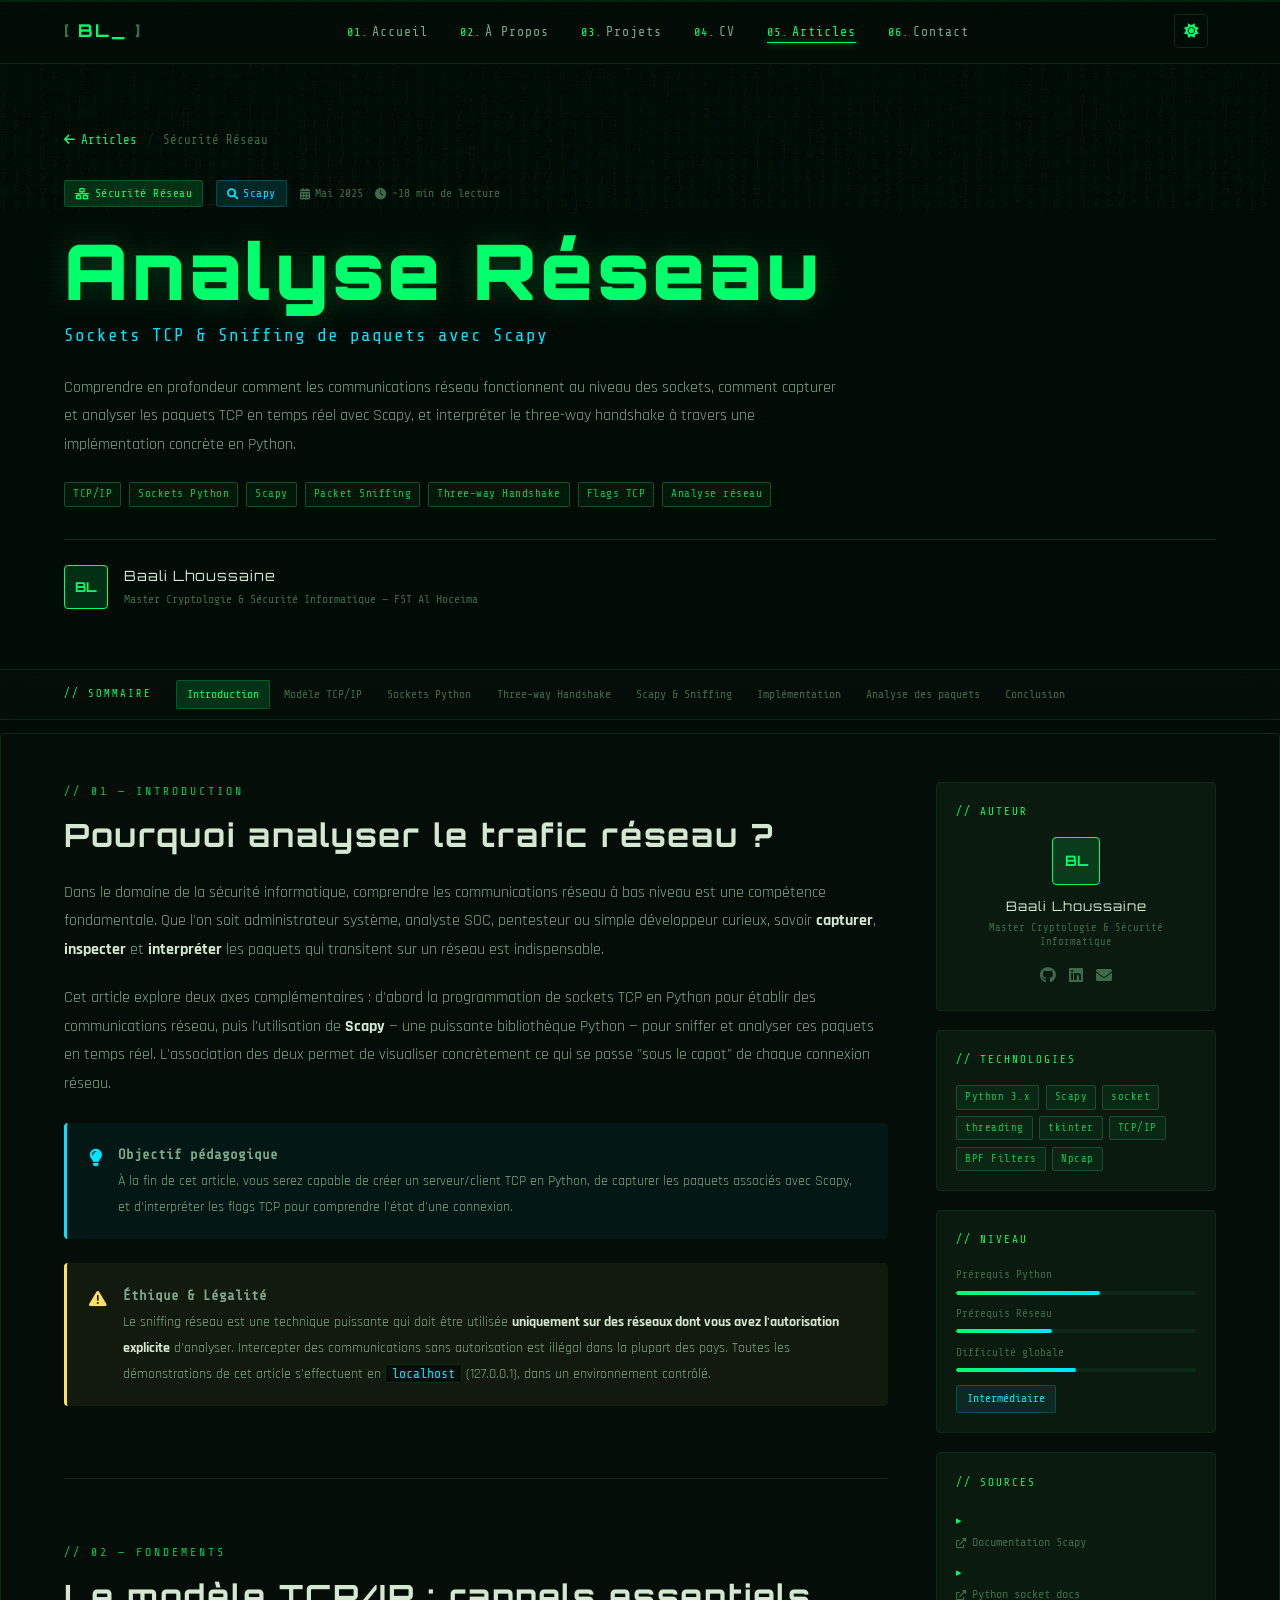
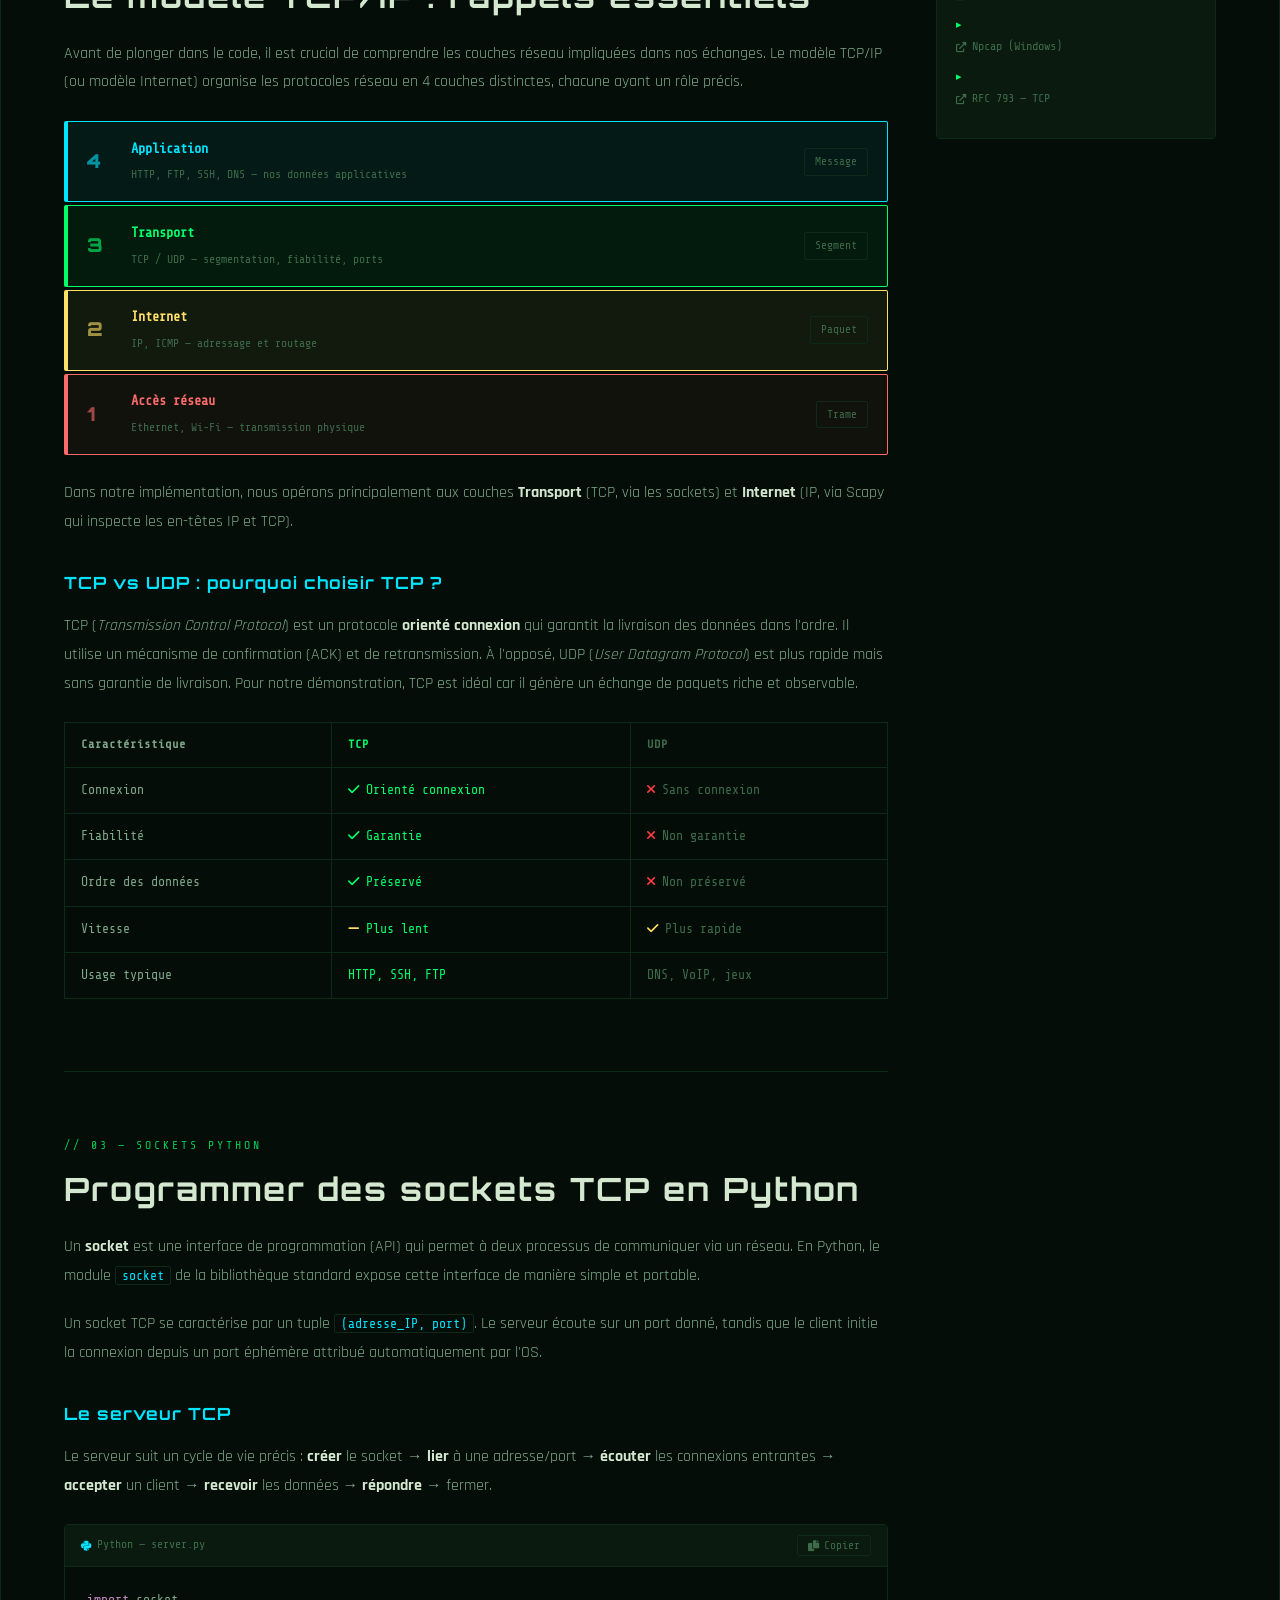
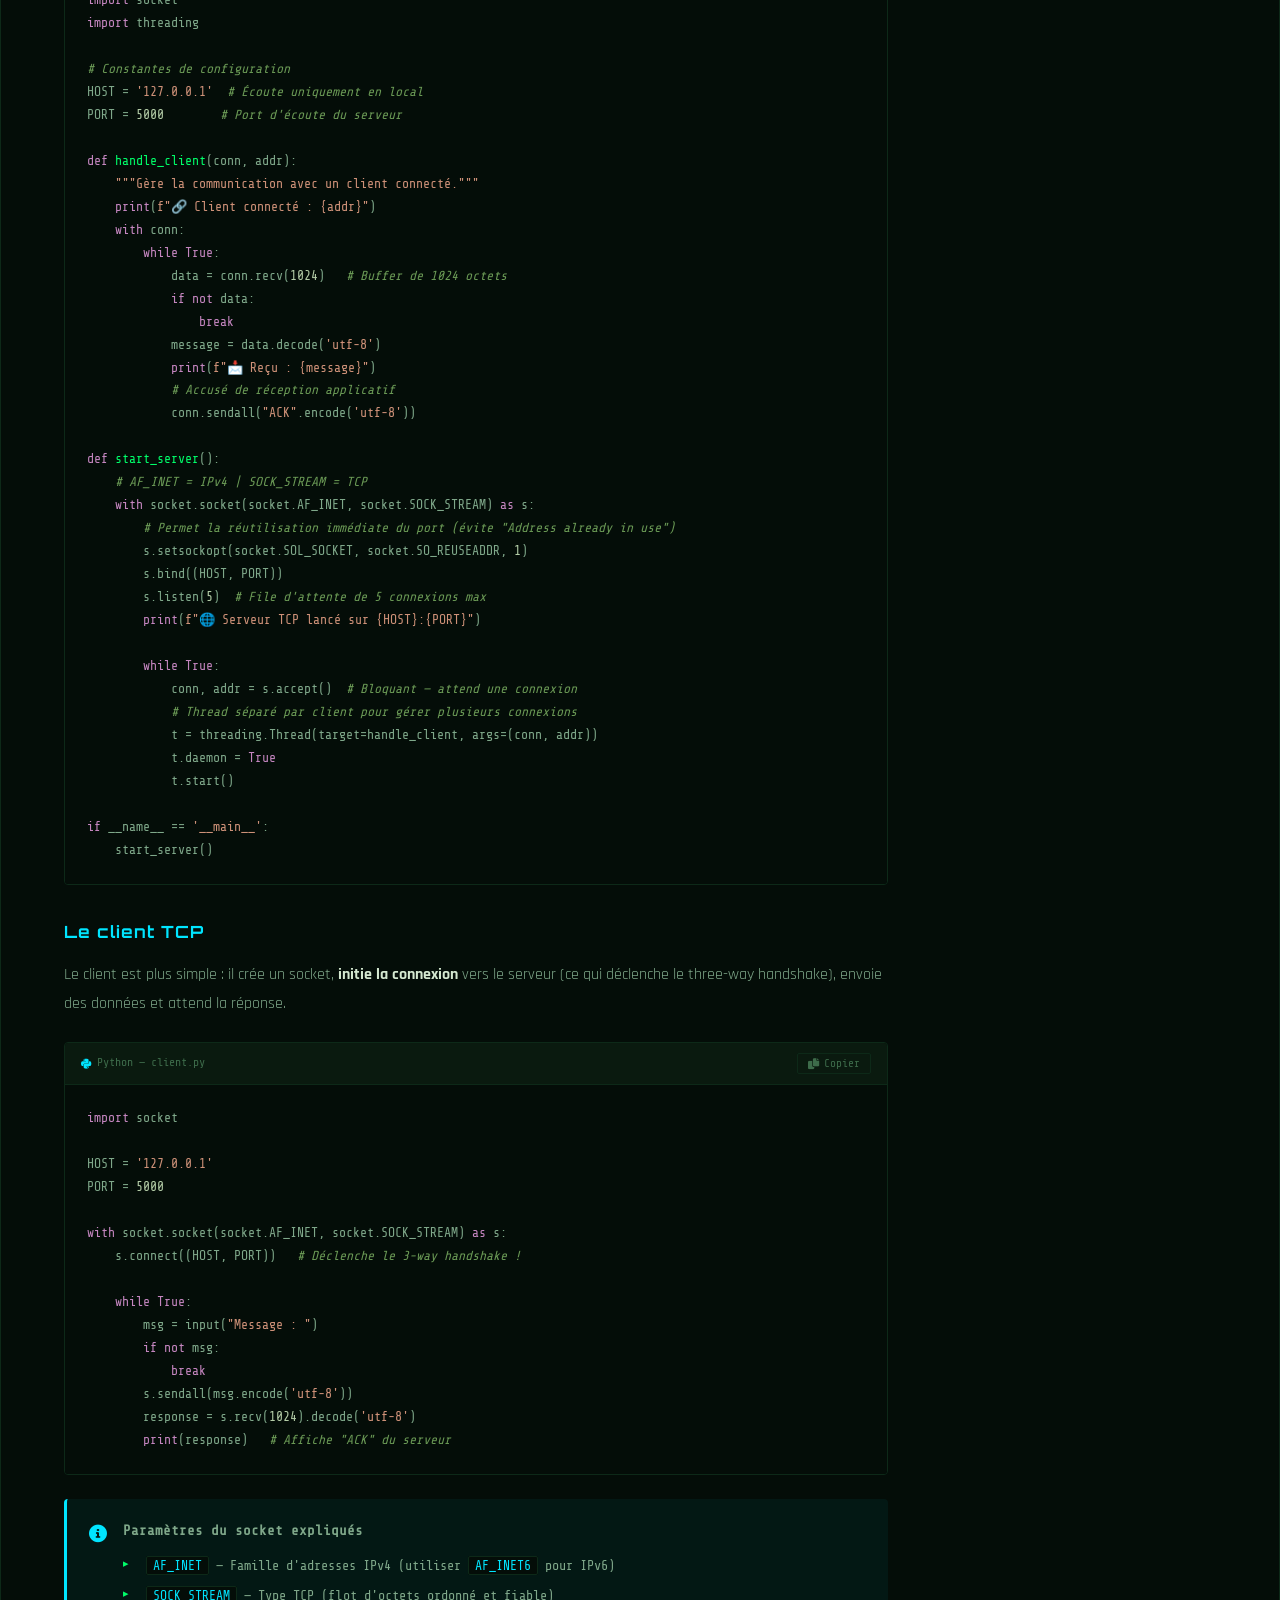
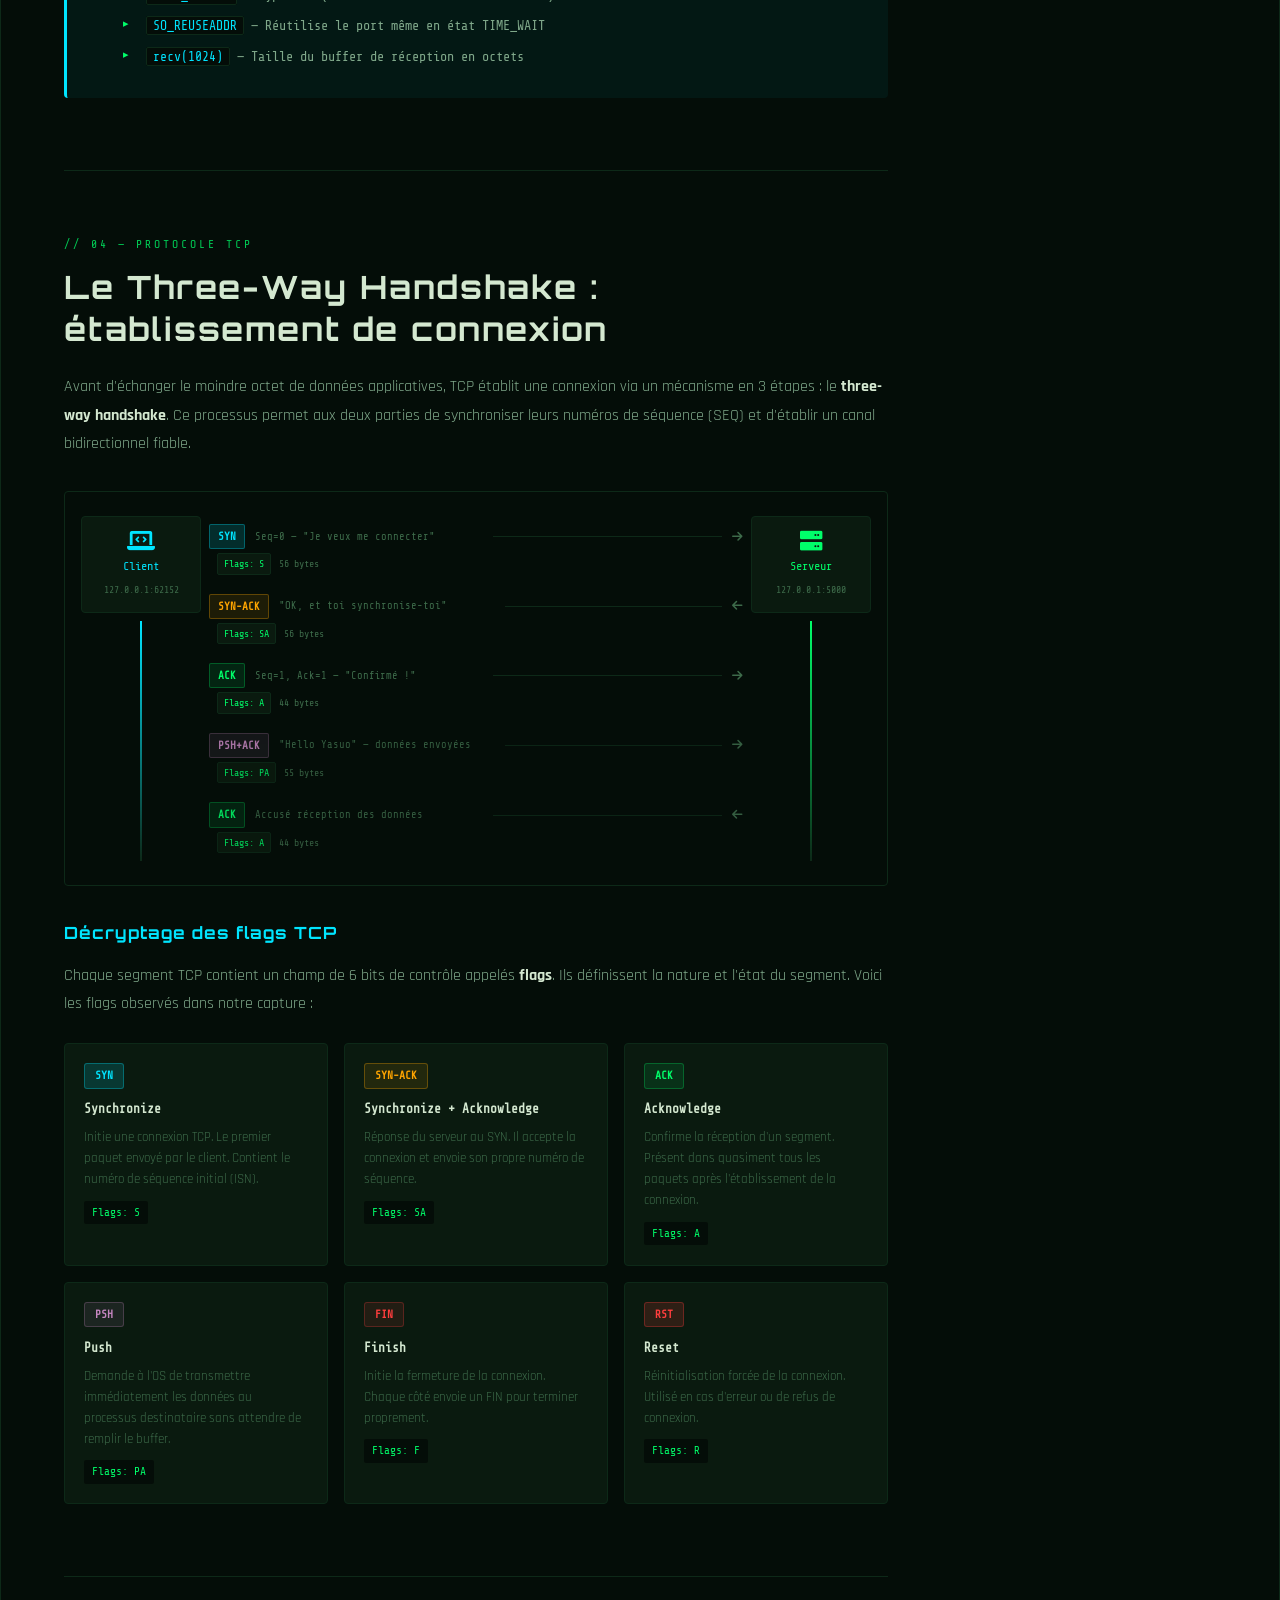
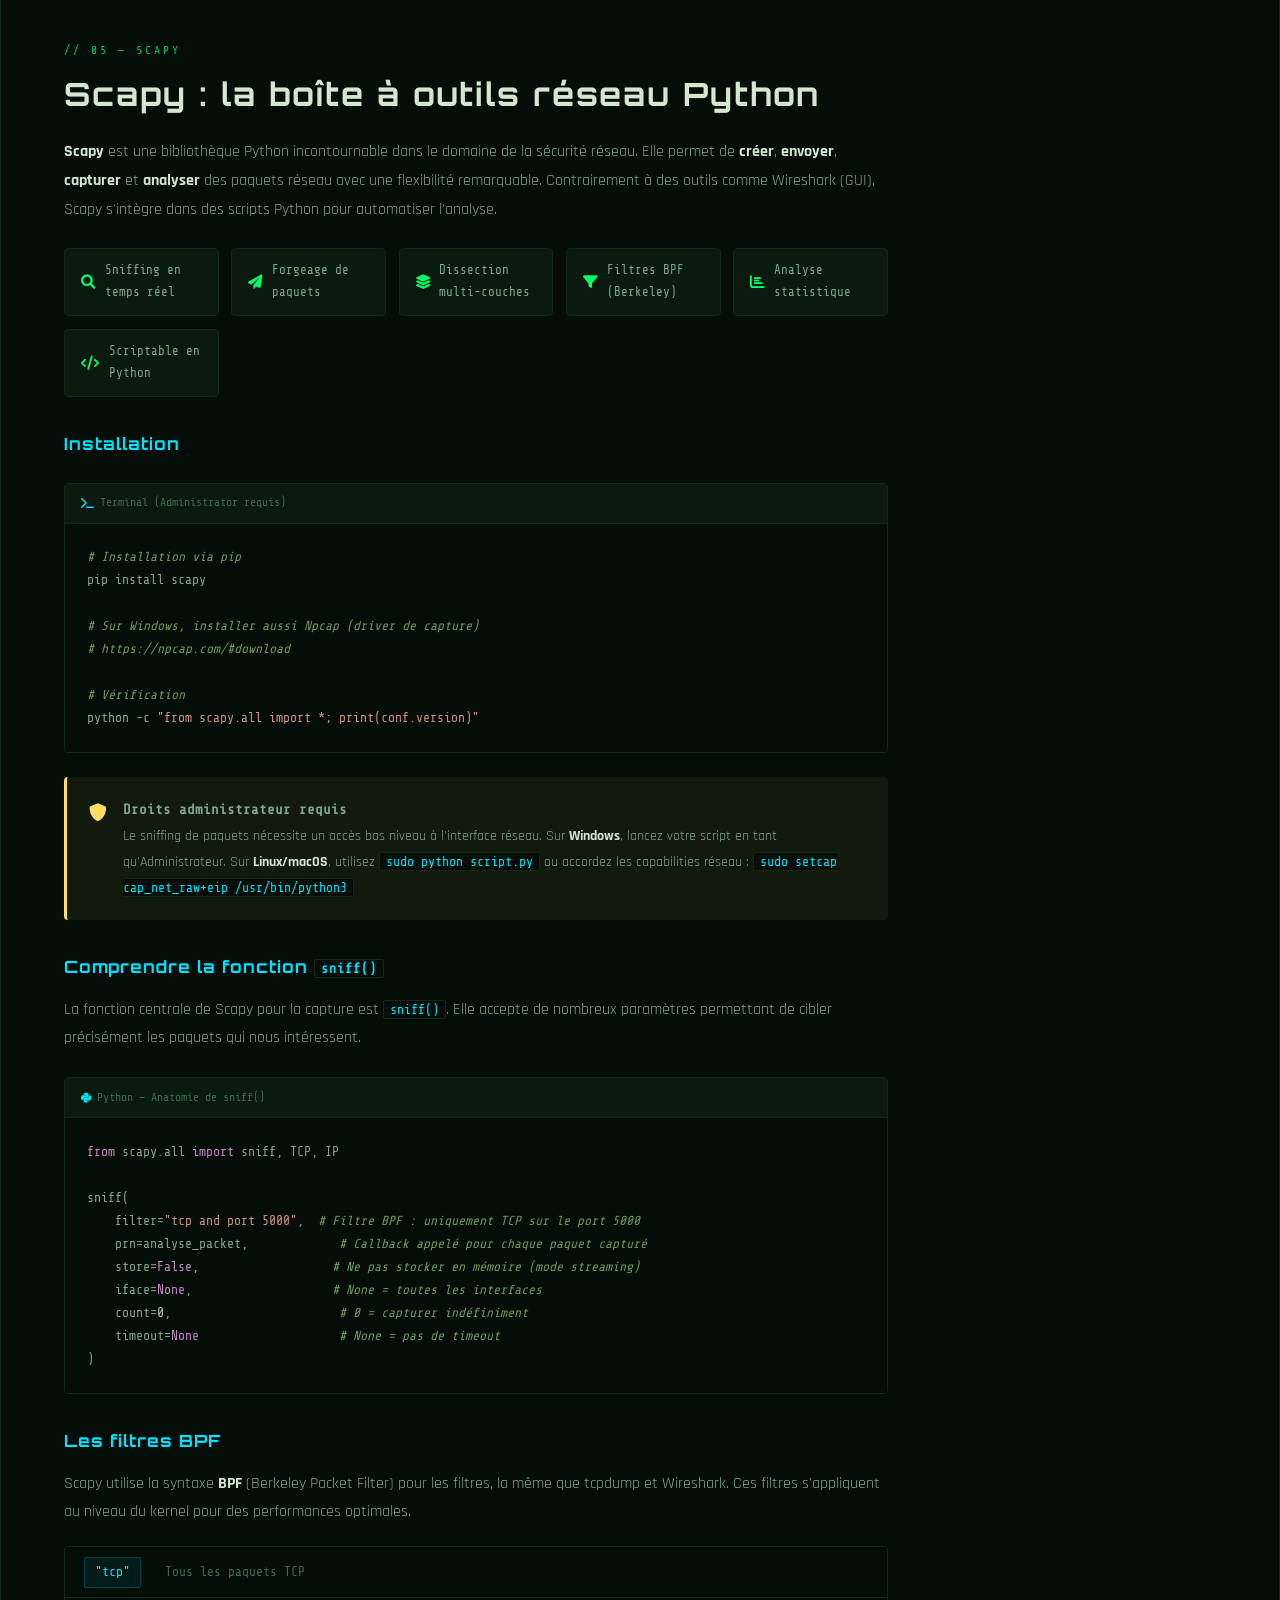
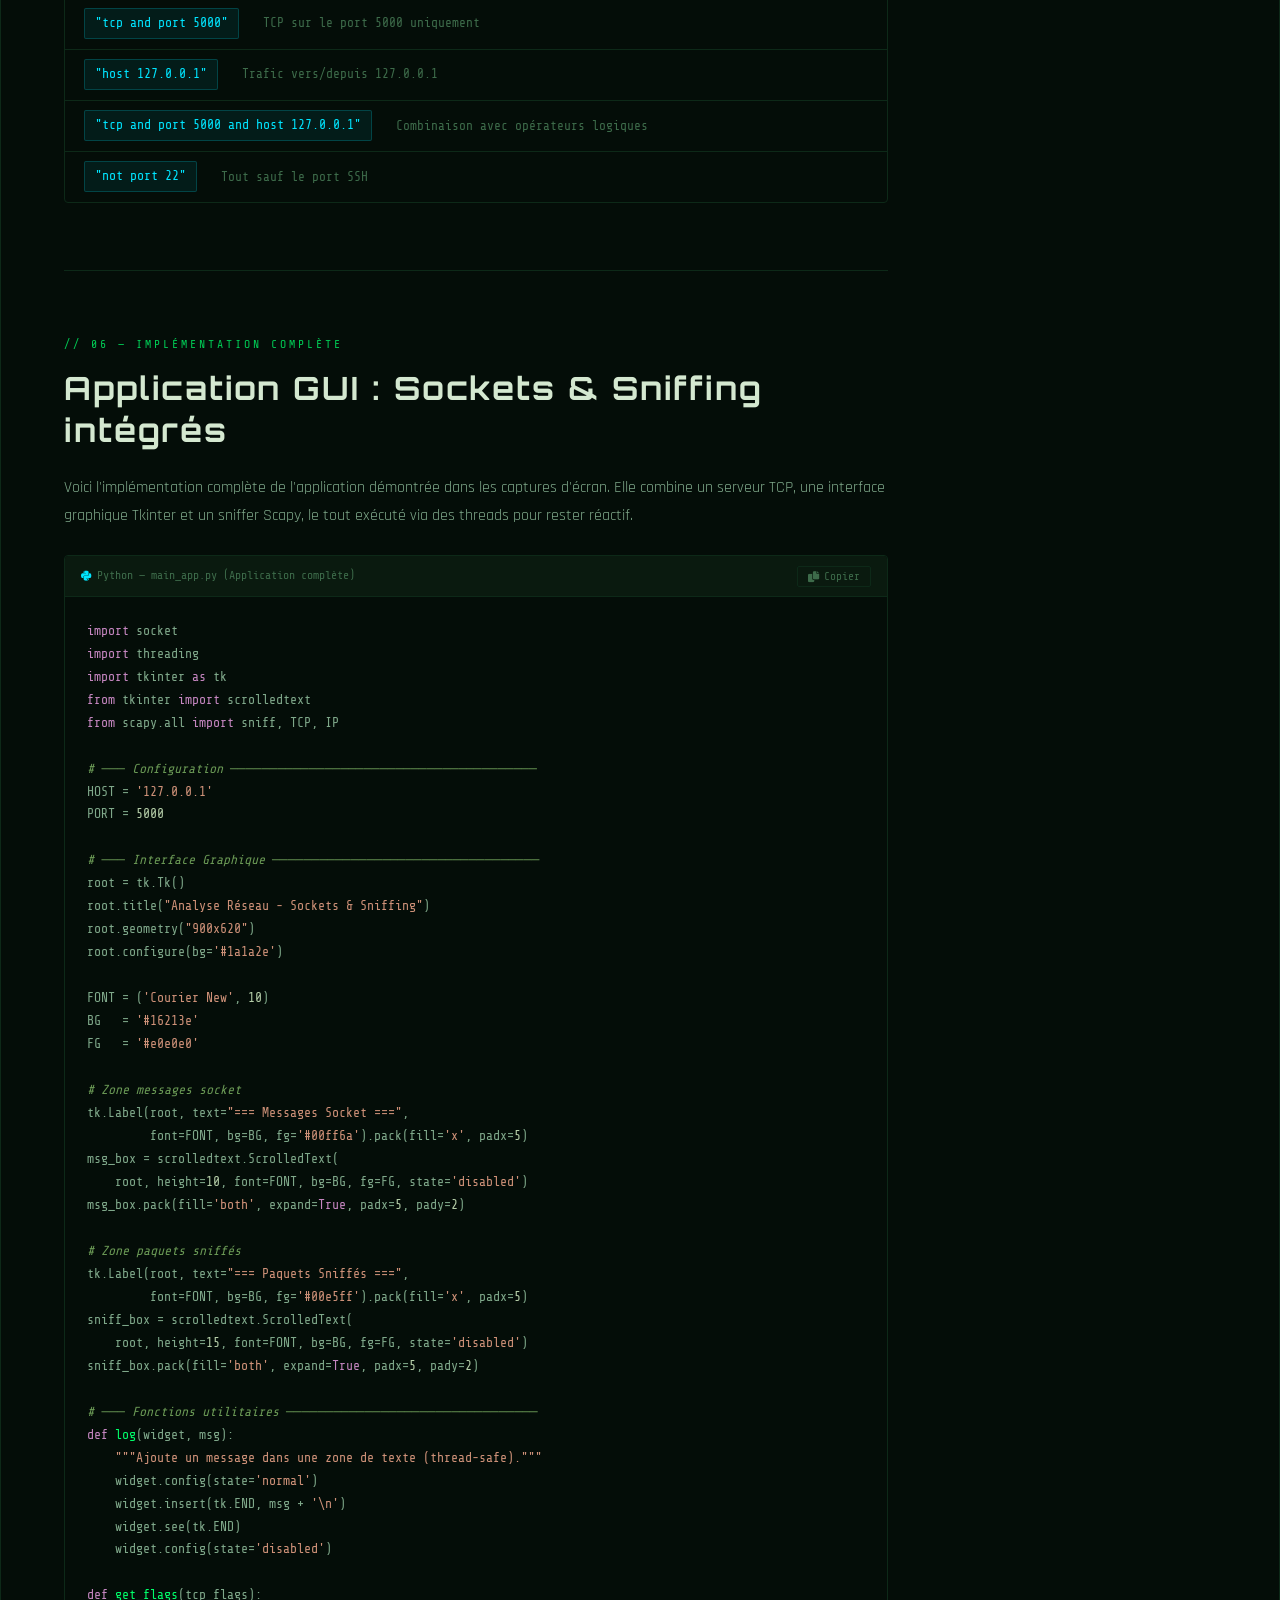
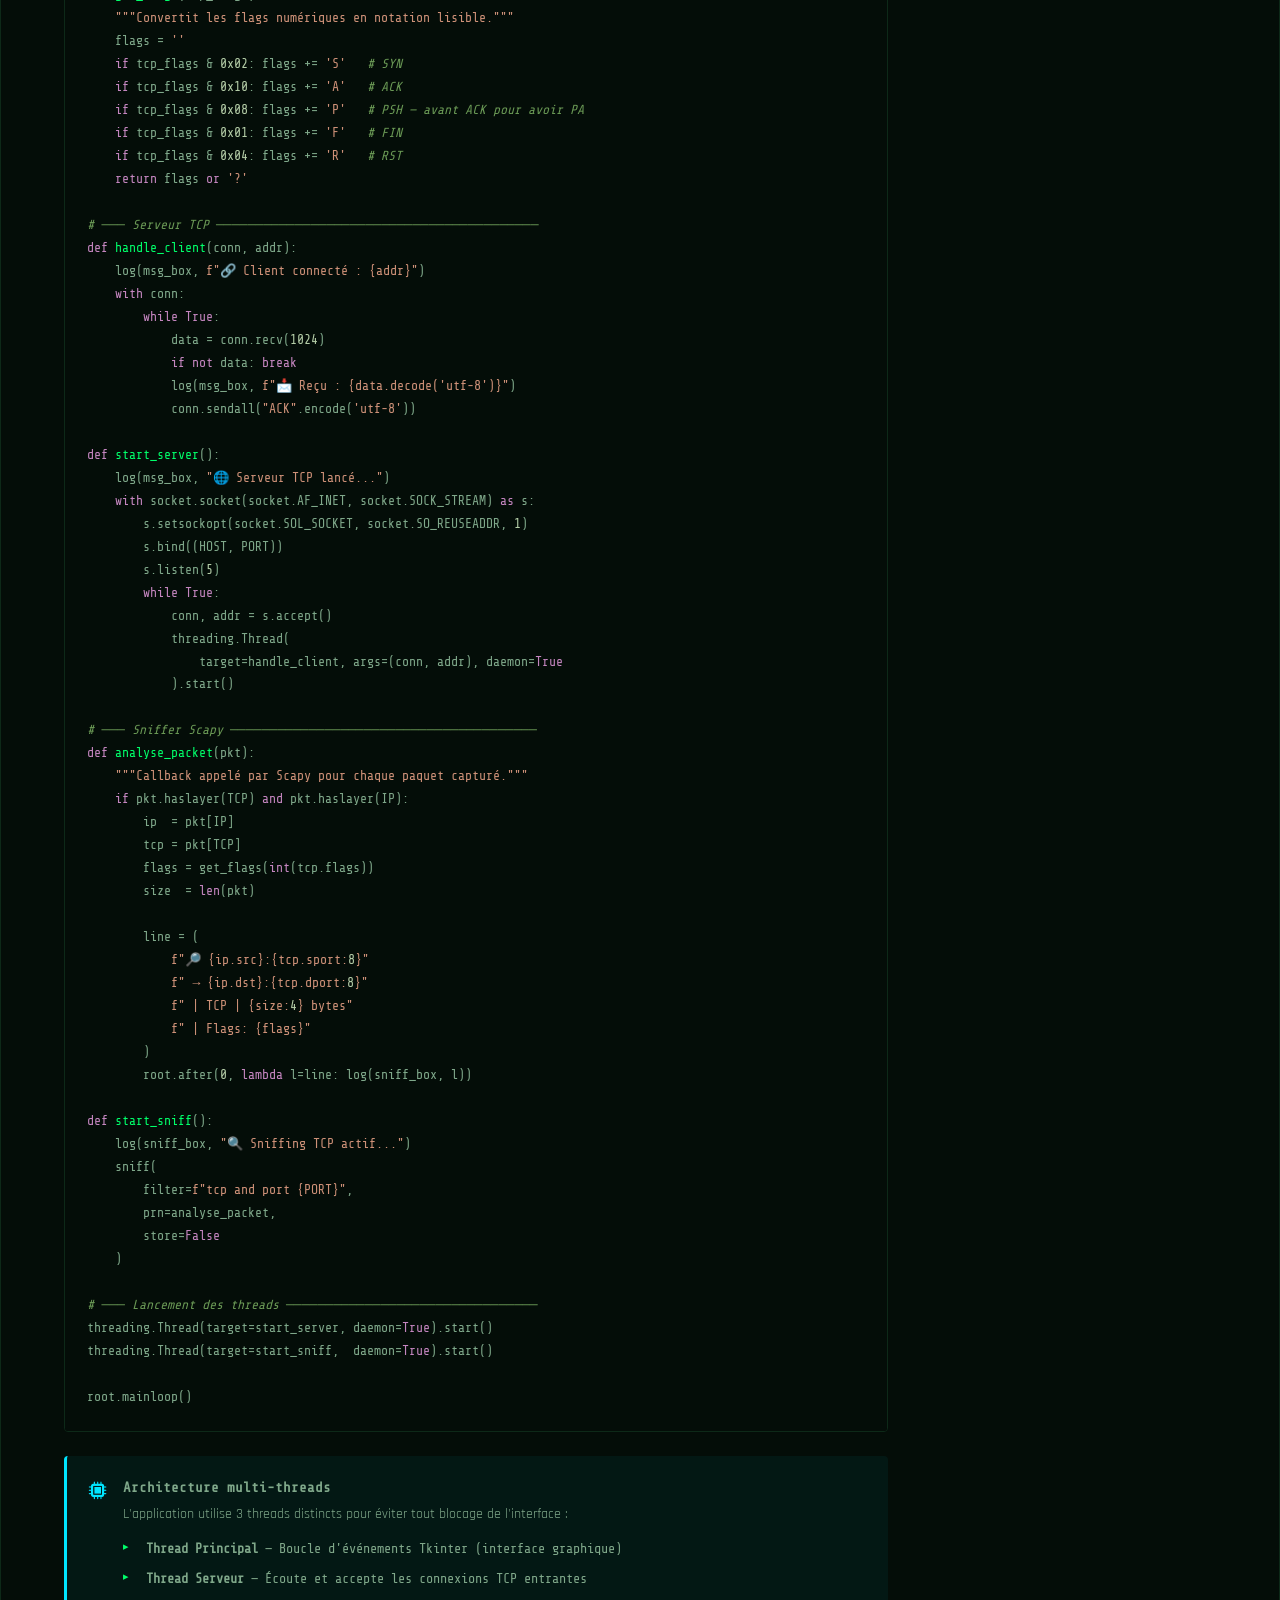
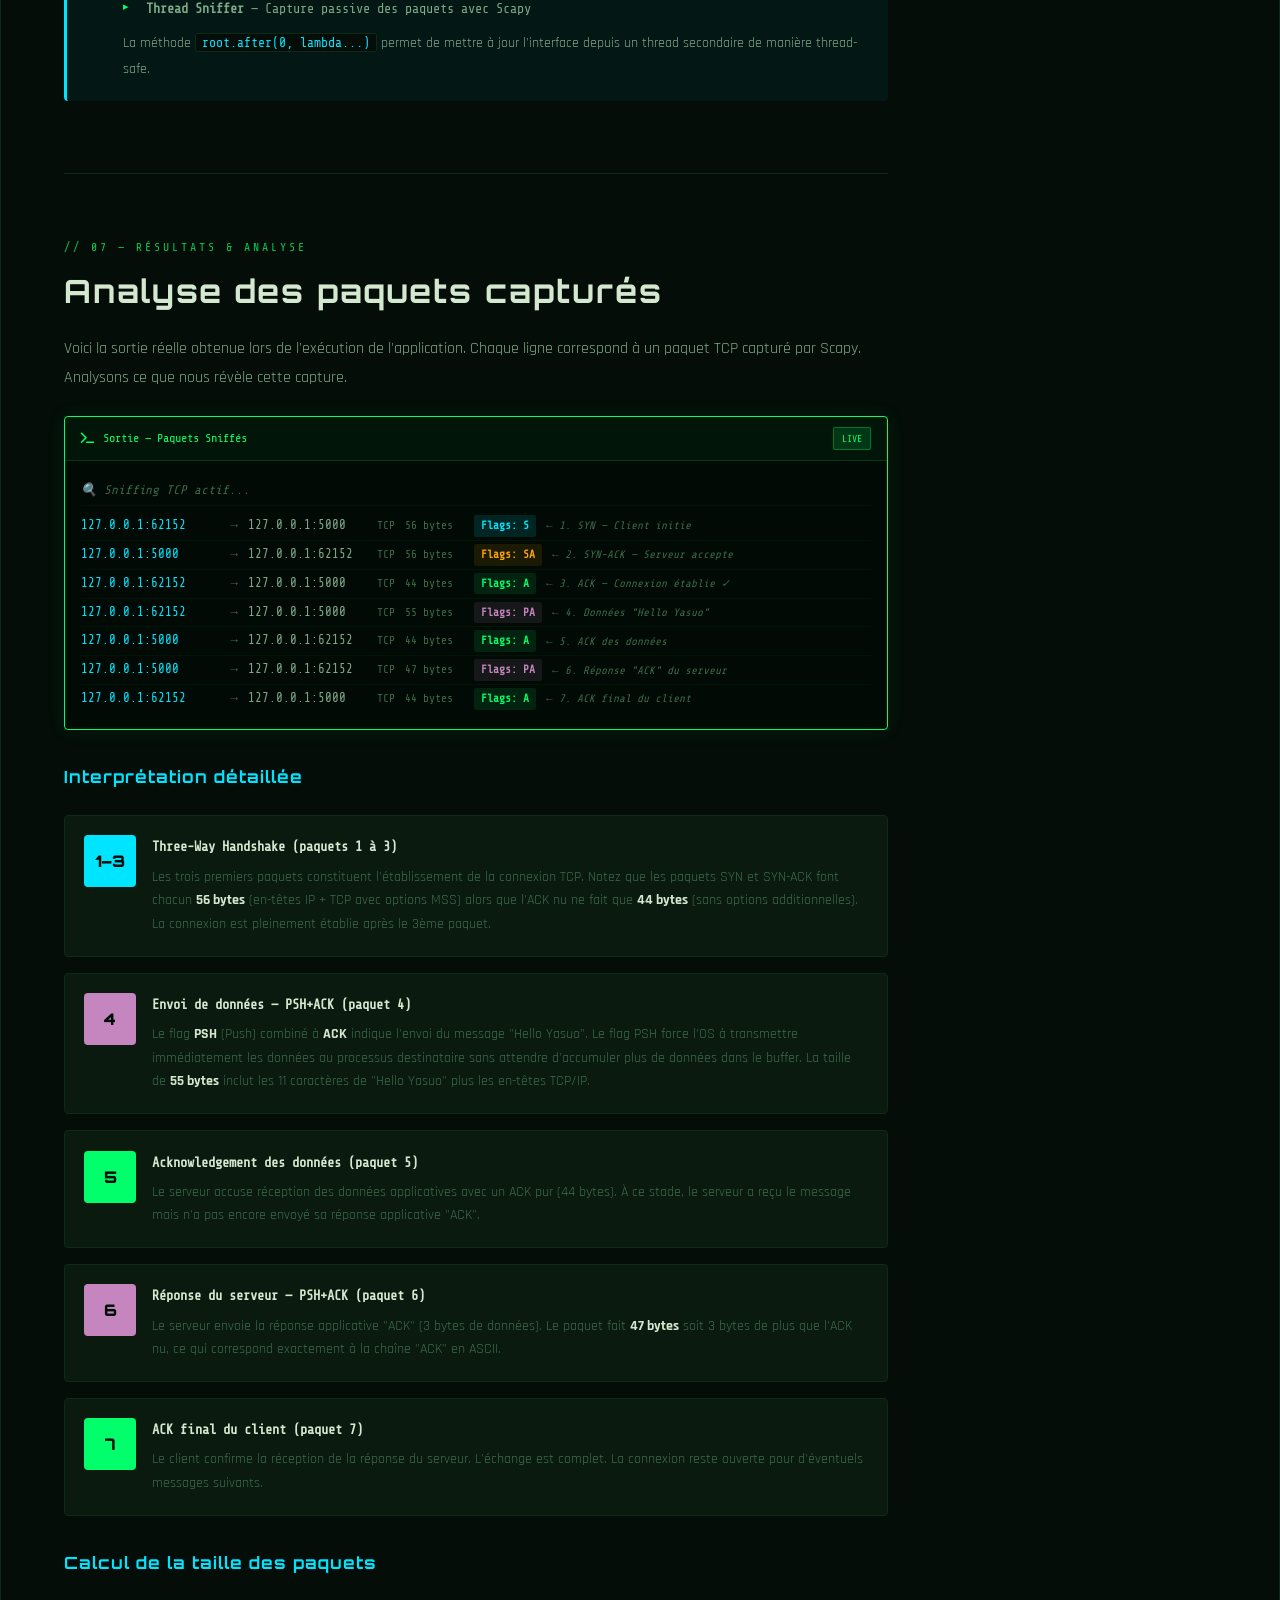
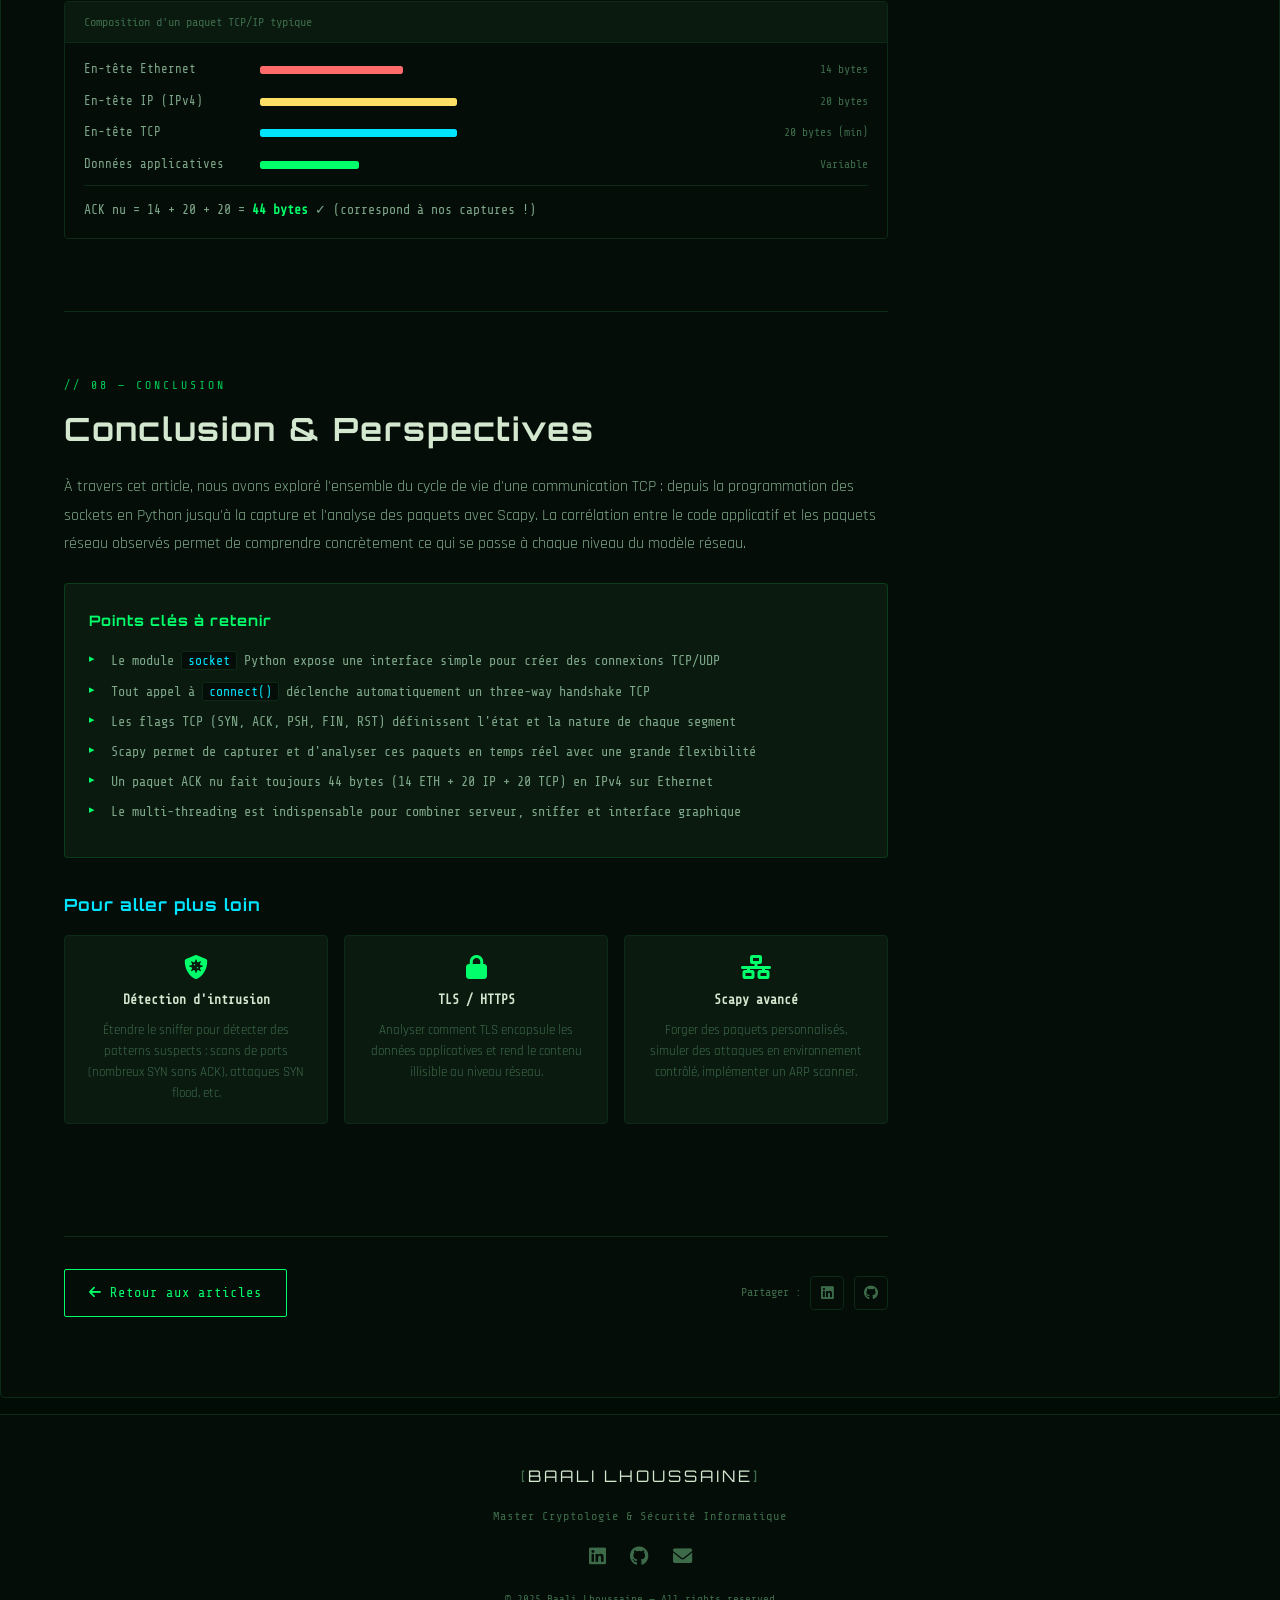
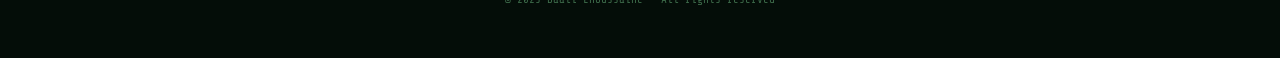
<file: scapy.html>
<!DOCTYPE html>
<html lang="fr">
<head>
    <meta charset="UTF-8">
    <meta name="viewport" content="width=device-width, initial-scale=1.0">
    <title>Analyse Réseau : Sockets & Sniffing avec Scapy — BAALI LHOUSSAINE</title>
    <link rel="stylesheet" href="style.css">
    <link rel="stylesheet" href="article.css">
    <link href="https://cdnjs.cloudflare.com/ajax/libs/font-awesome/6.0.0/css/all.min.css" rel="stylesheet">
    <link href="https://fonts.googleapis.com/css2?family=Share+Tech+Mono&family=Orbitron:wght@400;700;900&family=Rajdhani:wght@300;400;500;600;700&display=swap" rel="stylesheet">
</head>
<body>

<canvas id="matrix-canvas"></canvas>
<div class="scanlines"></div>

<!-- Navigation -->
<nav class="navbar">
    <div class="nav-container">
        <div class="nav-logo">
            <span class="logo-bracket">[</span>
            <span class="logo-text">BL<span class="logo-cursor">_</span></span>
            <span class="logo-bracket">]</span>
        </div>
        <ul class="nav-menu">
            <li><a href="index.html#accueil" class="nav-link"><span class="nav-num">01.</span>Accueil</a></li>
            <li><a href="index.html#apropos" class="nav-link"><span class="nav-num">02.</span>À Propos</a></li>
            <li><a href="index.html#projets" class="nav-link"><span class="nav-num">03.</span>Projets</a></li>
            <li><a href="index.html#cv" class="nav-link"><span class="nav-num">04.</span>CV</a></li>
            <li><a href="articles.html" class="nav-link active"><span class="nav-num">05.</span>Articles</a></li>
            <li><a href="index.html#contact" class="nav-link"><span class="nav-num">06.</span>Contact</a></li>
        </ul>
        <button class="theme-toggle" id="themeToggle" title="Basculer thème">
            <i class="fas fa-sun" id="themeIcon"></i>
        </button>
        <div class="hamburger"><span></span><span></span><span></span></div>
    </div>
</nav>

<div class="scroll-bar"><div class="scroll-progress" id="scrollProgress"></div></div>

<!-- Reading progress indicator -->
<div class="reading-progress-wrap">
    <div class="reading-progress-bar" id="readingProgress"></div>
</div>

<!-- ===================== ARTICLE HERO ===================== -->
<header class="article-hero">
    <div class="container">
        <div class="article-breadcrumb">
            <a href="articles.html"><i class="fas fa-arrow-left"></i> Articles</a>
            <span class="bc-sep">/</span>
            <span>Sécurité Réseau</span>
        </div>

        <div class="article-hero-meta">
            <span class="acf-tag web"><i class="fas fa-network-wired"></i> Sécurité Réseau</span>
            <span class="acf-tag crypto"><i class="fas fa-search"></i> Scapy</span>
            <span class="article-hero-date"><i class="fas fa-calendar-alt"></i> Mai 2025</span>
            <span class="article-hero-read"><i class="fas fa-clock"></i> ~18 min de lecture</span>
        </div>

        <h1 class="article-hero-title glitch" data-text="Analyse Réseau">
            Analyse Réseau
        </h1>
        <h2 class="article-hero-subtitle">Sockets TCP & Sniffing de paquets avec Scapy</h2>

        <p class="article-hero-desc">
            Comprendre en profondeur comment les communications réseau fonctionnent au niveau des sockets,
            comment capturer et analyser les paquets TCP en temps réel avec Scapy, et interpréter
            le three-way handshake à travers une implémentation concrète en Python.
        </p>

        <div class="article-hero-topics">
            <span class="acf-topic">TCP/IP</span>
            <span class="acf-topic">Sockets Python</span>
            <span class="acf-topic">Scapy</span>
            <span class="acf-topic">Packet Sniffing</span>
            <span class="acf-topic">Three-way Handshake</span>
            <span class="acf-topic">Flags TCP</span>
            <span class="acf-topic">Analyse réseau</span>
        </div>

        <div class="article-author-bar">
            <div class="author-avatar">BL</div>
            <div>
                <p class="author-name">Baali Lhoussaine</p>
                <p class="author-role">Master Cryptologie & Sécurité Informatique — FST Al Hoceima</p>
            </div>
        </div>
    </div>
</header>

<!-- ===================== TABLE OF CONTENTS ===================== -->
<div class="toc-sticky" id="toc">
    <div class="container">
        <div class="toc-inner">
            <span class="toc-label">// SOMMAIRE</span>
            <nav class="toc-nav">
                <a href="#intro" class="toc-link active">Introduction</a>
                <a href="#modele-tcp" class="toc-link">Modèle TCP/IP</a>
                <a href="#sockets" class="toc-link">Sockets Python</a>
                <a href="#handshake" class="toc-link">Three-way Handshake</a>
                <a href="#scapy" class="toc-link">Scapy & Sniffing</a>
                <a href="#implementation" class="toc-link">Implémentation</a>
                <a href="#analyse" class="toc-link">Analyse des paquets</a>
                <a href="#conclusion" class="toc-link">Conclusion</a>
            </nav>
        </div>
    </div>
</div>

<!-- ===================== ARTICLE BODY ===================== -->
<main class="article-body">
    <div class="container">
        <div class="article-layout">

            <!-- MAIN CONTENT -->
            <article class="article-content">

                <!-- INTRO -->
                <section id="intro" class="article-section">
                    <div class="section-label">// 01 — INTRODUCTION</div>
                    <h2>Pourquoi analyser le trafic réseau ?</h2>

                    <p>
                        Dans le domaine de la sécurité informatique, comprendre les communications réseau à bas niveau est une compétence fondamentale.
                        Que l'on soit administrateur système, analyste SOC, pentesteur ou simple développeur curieux, savoir
                        <strong>capturer</strong>, <strong>inspecter</strong> et <strong>interpréter</strong> les paquets qui transitent
                        sur un réseau est indispensable.
                    </p>

                    <p>
                        Cet article explore deux axes complémentaires : d'abord la programmation de sockets TCP en Python pour
                        établir des communications réseau, puis l'utilisation de <strong>Scapy</strong> — une puissante bibliothèque Python —
                        pour sniffer et analyser ces paquets en temps réel. L'association des deux permet de visualiser concrètement
                        ce qui se passe "sous le capot" de chaque connexion réseau.
                    </p>

                    <div class="info-box">
                        <div class="info-box-icon"><i class="fas fa-lightbulb"></i></div>
                        <div>
                            <p class="info-box-title">Objectif pédagogique</p>
                            <p>À la fin de cet article, vous serez capable de créer un serveur/client TCP en Python, de capturer
                            les paquets associés avec Scapy, et d'interpréter les flags TCP pour comprendre l'état d'une connexion.</p>
                        </div>
                    </div>

                    <div class="warn-box">
                        <div class="warn-box-icon"><i class="fas fa-exclamation-triangle"></i></div>
                        <div>
                            <p class="warn-box-title">Éthique & Légalité</p>
                            <p>Le sniffing réseau est une technique puissante qui doit être utilisée <strong>uniquement sur des réseaux
                            dont vous avez l'autorisation explicite</strong> d'analyser. Intercepter des communications sans autorisation
                            est illégal dans la plupart des pays. Toutes les démonstrations de cet article s'effectuent en
                            <code>localhost</code> (127.0.0.1), dans un environnement contrôlé.</p>
                        </div>
                    </div>
                </section>

                <!-- MODELE TCP -->
                <section id="modele-tcp" class="article-section">
                    <div class="section-label">// 02 — FONDEMENTS</div>
                    <h2>Le modèle TCP/IP : rappels essentiels</h2>

                    <p>
                        Avant de plonger dans le code, il est crucial de comprendre les couches réseau impliquées dans nos échanges.
                        Le modèle TCP/IP (ou modèle Internet) organise les protocoles réseau en 4 couches distinctes, chacune ayant
                        un rôle précis.
                    </p>

                    <!-- Couches TCP/IP -->
                    <div class="tcp-layers">
                        <div class="layer" style="--layer-color: #00e5ff; --layer-bg: rgba(0,229,255,0.06)">
                            <div class="layer-num">4</div>
                            <div class="layer-info">
                                <span class="layer-name">Application</span>
                                <span class="layer-desc">HTTP, FTP, SSH, DNS — nos données applicatives</span>
                            </div>
                            <div class="layer-pdu">Message</div>
                        </div>
                        <div class="layer" style="--layer-color: #00ff6a; --layer-bg: rgba(0,255,106,0.06)">
                            <div class="layer-num">3</div>
                            <div class="layer-info">
                                <span class="layer-name">Transport</span>
                                <span class="layer-desc">TCP / UDP — segmentation, fiabilité, ports</span>
                            </div>
                            <div class="layer-pdu">Segment</div>
                        </div>
                        <div class="layer" style="--layer-color: #ffe066; --layer-bg: rgba(255,224,102,0.06)">
                            <div class="layer-num">2</div>
                            <div class="layer-info">
                                <span class="layer-name">Internet</span>
                                <span class="layer-desc">IP, ICMP — adressage et routage</span>
                            </div>
                            <div class="layer-pdu">Paquet</div>
                        </div>
                        <div class="layer" style="--layer-color: #ff6b6b; --layer-bg: rgba(255,107,107,0.06)">
                            <div class="layer-num">1</div>
                            <div class="layer-info">
                                <span class="layer-name">Accès réseau</span>
                                <span class="layer-desc">Ethernet, Wi-Fi — transmission physique</span>
                            </div>
                            <div class="layer-pdu">Trame</div>
                        </div>
                    </div>

                    <p>
                        Dans notre implémentation, nous opérons principalement aux couches <strong>Transport</strong> (TCP, via les sockets)
                        et <strong>Internet</strong> (IP, via Scapy qui inspecte les en-têtes IP et TCP).
                    </p>

                    <h3>TCP vs UDP : pourquoi choisir TCP ?</h3>
                    <p>
                        TCP (<em>Transmission Control Protocol</em>) est un protocole <strong>orienté connexion</strong> qui garantit
                        la livraison des données dans l'ordre. Il utilise un mécanisme de confirmation (ACK) et de retransmission.
                        À l'opposé, UDP (<em>User Datagram Protocol</em>) est plus rapide mais sans garantie de livraison.
                        Pour notre démonstration, TCP est idéal car il génère un échange de paquets riche et observable.
                    </p>

                    <div class="compare-table">
                        <table>
                            <thead>
                                <tr>
                                    <th>Caractéristique</th>
                                    <th class="tcp-col">TCP</th>
                                    <th class="udp-col">UDP</th>
                                </tr>
                            </thead>
                            <tbody>
                                <tr><td>Connexion</td><td class="tcp-col"><i class="fas fa-check"></i> Orienté connexion</td><td class="udp-col"><i class="fas fa-times"></i> Sans connexion</td></tr>
                                <tr><td>Fiabilité</td><td class="tcp-col"><i class="fas fa-check"></i> Garantie</td><td class="udp-col"><i class="fas fa-times"></i> Non garantie</td></tr>
                                <tr><td>Ordre des données</td><td class="tcp-col"><i class="fas fa-check"></i> Préservé</td><td class="udp-col"><i class="fas fa-times"></i> Non préservé</td></tr>
                                <tr><td>Vitesse</td><td class="tcp-col"><i class="fas fa-minus"></i> Plus lent</td><td class="udp-col"><i class="fas fa-check"></i> Plus rapide</td></tr>
                                <tr><td>Usage typique</td><td class="tcp-col">HTTP, SSH, FTP</td><td class="udp-col">DNS, VoIP, jeux</td></tr>
                            </tbody>
                        </table>
                    </div>
                </section>

                <!-- SOCKETS -->
                <section id="sockets" class="article-section">
                    <div class="section-label">// 03 — SOCKETS PYTHON</div>
                    <h2>Programmer des sockets TCP en Python</h2>

                    <p>
                        Un <strong>socket</strong> est une interface de programmation (API) qui permet à deux processus de communiquer
                        via un réseau. En Python, le module <code>socket</code> de la bibliothèque standard expose cette interface
                        de manière simple et portable.
                    </p>

                    <p>
                        Un socket TCP se caractérise par un tuple <code>(adresse_IP, port)</code>. Le serveur écoute sur un port donné,
                        tandis que le client initie la connexion depuis un port éphémère attribué automatiquement par l'OS.
                    </p>

                    <h3>Le serveur TCP</h3>
                    <p>
                        Le serveur suit un cycle de vie précis : <strong>créer</strong> le socket → <strong>lier</strong> à une adresse/port
                        → <strong>écouter</strong> les connexions entrantes → <strong>accepter</strong> un client → <strong>recevoir</strong>
                        les données → <strong>répondre</strong> → fermer.
                    </p>

                    <div class="code-block">
                        <div class="code-header">
                            <span class="code-lang"><i class="fab fa-python"></i> Python — server.py</span>
                            <button class="code-copy" onclick="copyCode(this)"><i class="fas fa-copy"></i> Copier</button>
                        </div>
                        <pre><code><span class="kw">import</span> socket
<span class="kw">import</span> threading

<span class="comment"># Constantes de configuration</span>
HOST = <span class="str">'127.0.0.1'</span>  <span class="comment"># Écoute uniquement en local</span>
PORT = <span class="num">5000</span>        <span class="comment"># Port d'écoute du serveur</span>

<span class="kw">def</span> <span class="fn">handle_client</span>(conn, addr):
    <span class="str">"""Gère la communication avec un client connecté."""</span>
    <span class="kw">print</span>(<span class="str">f"🔗 Client connecté : {addr}"</span>)
    <span class="kw">with</span> conn:
        <span class="kw">while</span> <span class="kw">True</span>:
            data = conn.recv(<span class="num">1024</span>)   <span class="comment"># Buffer de 1024 octets</span>
            <span class="kw">if not</span> data:
                <span class="kw">break</span>
            message = data.decode(<span class="str">'utf-8'</span>)
            <span class="kw">print</span>(<span class="str">f"📩 Reçu : {message}"</span>)
            <span class="comment"># Accusé de réception applicatif</span>
            conn.sendall(<span class="str">"ACK"</span>.encode(<span class="str">'utf-8'</span>))

<span class="kw">def</span> <span class="fn">start_server</span>():
    <span class="comment"># AF_INET = IPv4 | SOCK_STREAM = TCP</span>
    <span class="kw">with</span> socket.socket(socket.AF_INET, socket.SOCK_STREAM) <span class="kw">as</span> s:
        <span class="comment"># Permet la réutilisation immédiate du port (évite "Address already in use")</span>
        s.setsockopt(socket.SOL_SOCKET, socket.SO_REUSEADDR, <span class="num">1</span>)
        s.bind((HOST, PORT))
        s.listen(<span class="num">5</span>)  <span class="comment"># File d'attente de 5 connexions max</span>
        <span class="kw">print</span>(<span class="str">f"🌐 Serveur TCP lancé sur {HOST}:{PORT}"</span>)

        <span class="kw">while</span> <span class="kw">True</span>:
            conn, addr = s.accept()  <span class="comment"># Bloquant — attend une connexion</span>
            <span class="comment"># Thread séparé par client pour gérer plusieurs connexions</span>
            t = threading.Thread(target=handle_client, args=(conn, addr))
            t.daemon = <span class="kw">True</span>
            t.start()

<span class="kw">if</span> __name__ == <span class="str">'__main__'</span>:
    start_server()</code></pre>
                    </div>

                    <h3>Le client TCP</h3>
                    <p>
                        Le client est plus simple : il crée un socket, <strong>initie la connexion</strong> vers le serveur
                        (ce qui déclenche le three-way handshake), envoie des données et attend la réponse.
                    </p>

                    <div class="code-block">
                        <div class="code-header">
                            <span class="code-lang"><i class="fab fa-python"></i> Python — client.py</span>
                            <button class="code-copy" onclick="copyCode(this)"><i class="fas fa-copy"></i> Copier</button>
                        </div>
                        <pre><code><span class="kw">import</span> socket

HOST = <span class="str">'127.0.0.1'</span>
PORT = <span class="num">5000</span>

<span class="kw">with</span> socket.socket(socket.AF_INET, socket.SOCK_STREAM) <span class="kw">as</span> s:
    s.connect((HOST, PORT))   <span class="comment"># Déclenche le 3-way handshake !</span>

    <span class="kw">while</span> <span class="kw">True</span>:
        msg = input(<span class="str">"Message : "</span>)
        <span class="kw">if not</span> msg:
            <span class="kw">break</span>
        s.sendall(msg.encode(<span class="str">'utf-8'</span>))
        response = s.recv(<span class="num">1024</span>).decode(<span class="str">'utf-8'</span>)
        <span class="kw">print</span>(response)   <span class="comment"># Affiche "ACK" du serveur</span></code></pre>
                    </div>

                    <div class="info-box">
                        <div class="info-box-icon"><i class="fas fa-info-circle"></i></div>
                        <div>
                            <p class="info-box-title">Paramètres du socket expliqués</p>
                            <ul class="article-list">
                                <li><code>AF_INET</code> — Famille d'adresses IPv4 (utiliser <code>AF_INET6</code> pour IPv6)</li>
                                <li><code>SOCK_STREAM</code> — Type TCP (flot d'octets ordonné et fiable)</li>
                                <li><code>SO_REUSEADDR</code> — Réutilise le port même en état TIME_WAIT</li>
                                <li><code>recv(1024)</code> — Taille du buffer de réception en octets</li>
                            </ul>
                        </div>
                    </div>
                </section>

                <!-- THREE-WAY HANDSHAKE -->
                <section id="handshake" class="article-section">
                    <div class="section-label">// 04 — PROTOCOLE TCP</div>
                    <h2>Le Three-Way Handshake : établissement de connexion</h2>

                    <p>
                        Avant d'échanger le moindre octet de données applicatives, TCP établit une connexion via un mécanisme
                        en 3 étapes : le <strong>three-way handshake</strong>. Ce processus permet aux deux parties de synchroniser
                        leurs numéros de séquence (SEQ) et d'établir un canal bidirectionnel fiable.
                    </p>

                    <!-- Diagramme handshake -->
                    <div class="handshake-diagram">
                        <div class="hs-column">
                            <div class="hs-entity client-entity">
                                <i class="fas fa-laptop-code"></i>
                                <span>Client</span>
                                <small>127.0.0.1:62152</small>
                            </div>
                            <div class="hs-timeline client-line"></div>
                        </div>

                        <div class="hs-arrows">
                            <div class="hs-step">
                                <div class="hs-arrow right-arrow">
                                    <span class="hs-flag syn">SYN</span>
                                    <span class="hs-detail">Seq=0 — "Je veux me connecter"</span>
                                    <div class="arrow-line"></div>
                                    <i class="fas fa-arrow-right arrow-icon"></i>
                                </div>
                                <div class="hs-pkt">
                                    <span class="pkt-badge">Flags: S</span>
                                    <span class="pkt-size">56 bytes</span>
                                </div>
                            </div>
                            <div class="hs-step">
                                <div class="hs-arrow left-arrow">
                                    <i class="fas fa-arrow-left arrow-icon"></i>
                                    <div class="arrow-line"></div>
                                    <span class="hs-detail">"OK, et toi synchronise-toi"</span>
                                    <span class="hs-flag synack">SYN-ACK</span>
                                </div>
                                <div class="hs-pkt">
                                    <span class="pkt-badge">Flags: SA</span>
                                    <span class="pkt-size">56 bytes</span>
                                </div>
                            </div>
                            <div class="hs-step">
                                <div class="hs-arrow right-arrow">
                                    <span class="hs-flag ack">ACK</span>
                                    <span class="hs-detail">Seq=1, Ack=1 — "Confirmé !"</span>
                                    <div class="arrow-line"></div>
                                    <i class="fas fa-arrow-right arrow-icon"></i>
                                </div>
                                <div class="hs-pkt">
                                    <span class="pkt-badge">Flags: A</span>
                                    <span class="pkt-size">44 bytes</span>
                                </div>
                            </div>
                            <div class="hs-step hs-data">
                                <div class="hs-arrow right-arrow">
                                    <span class="hs-flag psh">PSH+ACK</span>
                                    <span class="hs-detail">"Hello Yasuo" — données envoyées</span>
                                    <div class="arrow-line"></div>
                                    <i class="fas fa-arrow-right arrow-icon"></i>
                                </div>
                                <div class="hs-pkt">
                                    <span class="pkt-badge">Flags: PA</span>
                                    <span class="pkt-size">55 bytes</span>
                                </div>
                            </div>
                            <div class="hs-step hs-data">
                                <div class="hs-arrow left-arrow">
                                    <i class="fas fa-arrow-left arrow-icon"></i>
                                    <div class="arrow-line"></div>
                                    <span class="hs-detail">Accusé réception des données</span>
                                    <span class="hs-flag ack">ACK</span>
                                </div>
                                <div class="hs-pkt">
                                    <span class="pkt-badge">Flags: A</span>
                                    <span class="pkt-size">44 bytes</span>
                                </div>
                            </div>
                        </div>

                        <div class="hs-column">
                            <div class="hs-entity server-entity">
                                <i class="fas fa-server"></i>
                                <span>Serveur</span>
                                <small>127.0.0.1:5000</small>
                            </div>
                            <div class="hs-timeline server-line"></div>
                        </div>
                    </div>

                    <h3>Décryptage des flags TCP</h3>
                    <p>
                        Chaque segment TCP contient un champ de 6 bits de contrôle appelés <strong>flags</strong>. Ils définissent
                        la nature et l'état du segment. Voici les flags observés dans notre capture :
                    </p>

                    <div class="flags-grid">
                        <div class="flag-card">
                            <span class="flag-badge syn">SYN</span>
                            <h4>Synchronize</h4>
                            <p>Initie une connexion TCP. Le premier paquet envoyé par le client. Contient le numéro de séquence initial (ISN).</p>
                            <div class="flag-code">Flags: S</div>
                        </div>
                        <div class="flag-card">
                            <span class="flag-badge synack">SYN-ACK</span>
                            <h4>Synchronize + Acknowledge</h4>
                            <p>Réponse du serveur au SYN. Il accepte la connexion et envoie son propre numéro de séquence.</p>
                            <div class="flag-code">Flags: SA</div>
                        </div>
                        <div class="flag-card">
                            <span class="flag-badge ack">ACK</span>
                            <h4>Acknowledge</h4>
                            <p>Confirme la réception d'un segment. Présent dans quasiment tous les paquets après l'établissement de la connexion.</p>
                            <div class="flag-code">Flags: A</div>
                        </div>
                        <div class="flag-card">
                            <span class="flag-badge psh">PSH</span>
                            <h4>Push</h4>
                            <p>Demande à l'OS de transmettre immédiatement les données au processus destinataire sans attendre de remplir le buffer.</p>
                            <div class="flag-code">Flags: PA</div>
                        </div>
                        <div class="flag-card">
                            <span class="flag-badge fin">FIN</span>
                            <h4>Finish</h4>
                            <p>Initie la fermeture de la connexion. Chaque côté envoie un FIN pour terminer proprement.</p>
                            <div class="flag-code">Flags: F</div>
                        </div>
                        <div class="flag-card">
                            <span class="flag-badge rst">RST</span>
                            <h4>Reset</h4>
                            <p>Réinitialisation forcée de la connexion. Utilisé en cas d'erreur ou de refus de connexion.</p>
                            <div class="flag-code">Flags: R</div>
                        </div>
                    </div>
                </section>

                <!-- SCAPY -->
                <section id="scapy" class="article-section">
                    <div class="section-label">// 05 — SCAPY</div>
                    <h2>Scapy : la boîte à outils réseau Python</h2>

                    <p>
                        <strong>Scapy</strong> est une bibliothèque Python incontournable dans le domaine de la sécurité réseau.
                        Elle permet de <strong>créer</strong>, <strong>envoyer</strong>, <strong>capturer</strong> et
                        <strong>analyser</strong> des paquets réseau avec une flexibilité remarquable. Contrairement à des outils
                        comme Wireshark (GUI), Scapy s'intègre dans des scripts Python pour automatiser l'analyse.
                    </p>

                    <div class="scapy-features">
                        <div class="sf-item">
                            <i class="fas fa-search"></i>
                            <span>Sniffing en temps réel</span>
                        </div>
                        <div class="sf-item">
                            <i class="fas fa-paper-plane"></i>
                            <span>Forgeage de paquets</span>
                        </div>
                        <div class="sf-item">
                            <i class="fas fa-layer-group"></i>
                            <span>Dissection multi-couches</span>
                        </div>
                        <div class="sf-item">
                            <i class="fas fa-filter"></i>
                            <span>Filtres BPF (Berkeley)</span>
                        </div>
                        <div class="sf-item">
                            <i class="fas fa-chart-bar"></i>
                            <span>Analyse statistique</span>
                        </div>
                        <div class="sf-item">
                            <i class="fas fa-code"></i>
                            <span>Scriptable en Python</span>
                        </div>
                    </div>

                    <h3>Installation</h3>
                    <div class="code-block">
                        <div class="code-header">
                            <span class="code-lang"><i class="fas fa-terminal"></i> Terminal (Administrator requis)</span>
                        </div>
                        <pre><code><span class="comment"># Installation via pip</span>
pip install scapy

<span class="comment"># Sur Windows, installer aussi Npcap (driver de capture)</span>
<span class="comment"># https://npcap.com/#download</span>

<span class="comment"># Vérification</span>
python -c <span class="str">"from scapy.all import *; print(conf.version)"</span></code></pre>
                    </div>

                    <div class="warn-box">
                        <div class="warn-box-icon"><i class="fas fa-shield-alt"></i></div>
                        <div>
                            <p class="warn-box-title">Droits administrateur requis</p>
                            <p>Le sniffing de paquets nécessite un accès bas niveau à l'interface réseau.
                            Sur <strong>Windows</strong>, lancez votre script en tant qu'Administrateur.
                            Sur <strong>Linux/macOS</strong>, utilisez <code>sudo python script.py</code> ou accordez
                            les capabilities réseau : <code>sudo setcap cap_net_raw+eip /usr/bin/python3</code></p>
                        </div>
                    </div>

                    <h3>Comprendre la fonction <code>sniff()</code></h3>
                    <p>
                        La fonction centrale de Scapy pour la capture est <code>sniff()</code>. Elle accepte de nombreux paramètres
                        permettant de cibler précisément les paquets qui nous intéressent.
                    </p>

                    <div class="code-block">
                        <div class="code-header">
                            <span class="code-lang"><i class="fab fa-python"></i> Python — Anatomie de sniff()</span>
                        </div>
                        <pre><code><span class="kw">from</span> scapy.all <span class="kw">import</span> sniff, TCP, IP

sniff(
    filter=<span class="str">"tcp and port 5000"</span>,  <span class="comment"># Filtre BPF : uniquement TCP sur le port 5000</span>
    prn=analyse_packet,             <span class="comment"># Callback appelé pour chaque paquet capturé</span>
    store=<span class="kw">False</span>,                   <span class="comment"># Ne pas stocker en mémoire (mode streaming)</span>
    iface=<span class="kw">None</span>,                    <span class="comment"># None = toutes les interfaces</span>
    count=<span class="num">0</span>,                        <span class="comment"># 0 = capturer indéfiniment</span>
    timeout=<span class="kw">None</span>                    <span class="comment"># None = pas de timeout</span>
)</code></pre>
                    </div>

                    <h3>Les filtres BPF</h3>
                    <p>
                        Scapy utilise la syntaxe <strong>BPF</strong> (Berkeley Packet Filter) pour les filtres, la même que
                        tcpdump et Wireshark. Ces filtres s'appliquent au niveau du kernel pour des performances optimales.
                    </p>

                    <div class="bpf-examples">
                        <div class="bpf-row">
                            <code>"tcp"</code>
                            <span>Tous les paquets TCP</span>
                        </div>
                        <div class="bpf-row">
                            <code>"tcp and port 5000"</code>
                            <span>TCP sur le port 5000 uniquement</span>
                        </div>
                        <div class="bpf-row">
                            <code>"host 127.0.0.1"</code>
                            <span>Trafic vers/depuis 127.0.0.1</span>
                        </div>
                        <div class="bpf-row">
                            <code>"tcp and port 5000 and host 127.0.0.1"</code>
                            <span>Combinaison avec opérateurs logiques</span>
                        </div>
                        <div class="bpf-row">
                            <code>"not port 22"</code>
                            <span>Tout sauf le port SSH</span>
                        </div>
                    </div>
                </section>

                <!-- IMPLEMENTATION -->
                <section id="implementation" class="article-section">
                    <div class="section-label">// 06 — IMPLÉMENTATION COMPLÈTE</div>
                    <h2>Application GUI : Sockets & Sniffing intégrés</h2>

                    <p>
                        Voici l'implémentation complète de l'application démontrée dans les captures d'écran. Elle combine
                        un serveur TCP, une interface graphique Tkinter et un sniffer Scapy, le tout exécuté via des threads
                        pour rester réactif.
                    </p>

                    <div class="code-block">
                        <div class="code-header">
                            <span class="code-lang"><i class="fab fa-python"></i> Python — main_app.py (Application complète)</span>
                            <button class="code-copy" onclick="copyCode(this)"><i class="fas fa-copy"></i> Copier</button>
                        </div>
                        <pre><code><span class="kw">import</span> socket
<span class="kw">import</span> threading
<span class="kw">import</span> tkinter <span class="kw">as</span> tk
<span class="kw">from</span> tkinter <span class="kw">import</span> scrolledtext
<span class="kw">from</span> scapy.all <span class="kw">import</span> sniff, TCP, IP

<span class="comment"># ─── Configuration ───────────────────────────────────────</span>
HOST = <span class="str">'127.0.0.1'</span>
PORT = <span class="num">5000</span>

<span class="comment"># ─── Interface Graphique ──────────────────────────────────</span>
root = tk.Tk()
root.title(<span class="str">"Analyse Réseau - Sockets & Sniffing"</span>)
root.geometry(<span class="str">"900x620"</span>)
root.configure(bg=<span class="str">'#1a1a2e'</span>)

FONT = (<span class="str">'Courier New'</span>, <span class="num">10</span>)
BG   = <span class="str">'#16213e'</span>
FG   = <span class="str">'#e0e0e0'</span>

<span class="comment"># Zone messages socket</span>
tk.Label(root, text=<span class="str">"=== Messages Socket ==="</span>,
         font=FONT, bg=BG, fg=<span class="str">'#00ff6a'</span>).pack(fill=<span class="str">'x'</span>, padx=<span class="num">5</span>)
msg_box = scrolledtext.ScrolledText(
    root, height=<span class="num">10</span>, font=FONT, bg=BG, fg=FG, state=<span class="str">'disabled'</span>)
msg_box.pack(fill=<span class="str">'both'</span>, expand=<span class="kw">True</span>, padx=<span class="num">5</span>, pady=<span class="num">2</span>)

<span class="comment"># Zone paquets sniffés</span>
tk.Label(root, text=<span class="str">"=== Paquets Sniffés ==="</span>,
         font=FONT, bg=BG, fg=<span class="str">'#00e5ff'</span>).pack(fill=<span class="str">'x'</span>, padx=<span class="num">5</span>)
sniff_box = scrolledtext.ScrolledText(
    root, height=<span class="num">15</span>, font=FONT, bg=BG, fg=FG, state=<span class="str">'disabled'</span>)
sniff_box.pack(fill=<span class="str">'both'</span>, expand=<span class="kw">True</span>, padx=<span class="num">5</span>, pady=<span class="num">2</span>)

<span class="comment"># ─── Fonctions utilitaires ────────────────────────────────</span>
<span class="kw">def</span> <span class="fn">log</span>(widget, msg):
    <span class="str">"""Ajoute un message dans une zone de texte (thread-safe)."""</span>
    widget.config(state=<span class="str">'normal'</span>)
    widget.insert(tk.END, msg + <span class="str">'\n'</span>)
    widget.see(tk.END)
    widget.config(state=<span class="str">'disabled'</span>)

<span class="kw">def</span> <span class="fn">get_flags</span>(tcp_flags):
    <span class="str">"""Convertit les flags numériques en notation lisible."""</span>
    flags = <span class="str">''</span>
    <span class="kw">if</span> tcp_flags & <span class="num">0x02</span>: flags += <span class="str">'S'</span>   <span class="comment"># SYN</span>
    <span class="kw">if</span> tcp_flags & <span class="num">0x10</span>: flags += <span class="str">'A'</span>   <span class="comment"># ACK</span>
    <span class="kw">if</span> tcp_flags & <span class="num">0x08</span>: flags += <span class="str">'P'</span>   <span class="comment"># PSH — avant ACK pour avoir PA</span>
    <span class="kw">if</span> tcp_flags & <span class="num">0x01</span>: flags += <span class="str">'F'</span>   <span class="comment"># FIN</span>
    <span class="kw">if</span> tcp_flags & <span class="num">0x04</span>: flags += <span class="str">'R'</span>   <span class="comment"># RST</span>
    <span class="kw">return</span> flags <span class="kw">or</span> <span class="str">'?'</span>

<span class="comment"># ─── Serveur TCP ─────────────────────────────────────────</span>
<span class="kw">def</span> <span class="fn">handle_client</span>(conn, addr):
    log(msg_box, <span class="str">f"🔗 Client connecté : {addr}"</span>)
    <span class="kw">with</span> conn:
        <span class="kw">while</span> <span class="kw">True</span>:
            data = conn.recv(<span class="num">1024</span>)
            <span class="kw">if not</span> data: <span class="kw">break</span>
            log(msg_box, <span class="str">f"📩 Reçu : {data.decode('utf-8')}"</span>)
            conn.sendall(<span class="str">"ACK"</span>.encode(<span class="str">'utf-8'</span>))

<span class="kw">def</span> <span class="fn">start_server</span>():
    log(msg_box, <span class="str">"🌐 Serveur TCP lancé..."</span>)
    <span class="kw">with</span> socket.socket(socket.AF_INET, socket.SOCK_STREAM) <span class="kw">as</span> s:
        s.setsockopt(socket.SOL_SOCKET, socket.SO_REUSEADDR, <span class="num">1</span>)
        s.bind((HOST, PORT))
        s.listen(<span class="num">5</span>)
        <span class="kw">while</span> <span class="kw">True</span>:
            conn, addr = s.accept()
            threading.Thread(
                target=handle_client, args=(conn, addr), daemon=<span class="kw">True</span>
            ).start()

<span class="comment"># ─── Sniffer Scapy ───────────────────────────────────────</span>
<span class="kw">def</span> <span class="fn">analyse_packet</span>(pkt):
    <span class="str">"""Callback appelé par Scapy pour chaque paquet capturé."""</span>
    <span class="kw">if</span> pkt.haslayer(TCP) <span class="kw">and</span> pkt.haslayer(IP):
        ip  = pkt[IP]
        tcp = pkt[TCP]
        flags = get_flags(<span class="kw">int</span>(tcp.flags))
        size  = <span class="kw">len</span>(pkt)

        line = (
            <span class="str">f"🔎 {ip.src}:{tcp.sport:<span class="num">8</span>}"</span>
            <span class="str">f" → {ip.dst}:{tcp.dport:<span class="num">8</span>}"</span>
            <span class="str">f" | TCP | {size:<span class="num">4</span>} bytes"</span>
            <span class="str">f" | Flags: {flags}"</span>
        )
        root.after(<span class="num">0</span>, <span class="kw">lambda</span> l=line: log(sniff_box, l))

<span class="kw">def</span> <span class="fn">start_sniff</span>():
    log(sniff_box, <span class="str">"🔍 Sniffing TCP actif..."</span>)
    sniff(
        filter=<span class="str">f"tcp and port {PORT}"</span>,
        prn=analyse_packet,
        store=<span class="kw">False</span>
    )

<span class="comment"># ─── Lancement des threads ────────────────────────────────</span>
threading.Thread(target=start_server, daemon=<span class="kw">True</span>).start()
threading.Thread(target=start_sniff,  daemon=<span class="kw">True</span>).start()

root.mainloop()</code></pre>
                    </div>

                    <div class="info-box">
                        <div class="info-box-icon"><i class="fas fa-microchip"></i></div>
                        <div>
                            <p class="info-box-title">Architecture multi-threads</p>
                            <p>L'application utilise 3 threads distincts pour éviter tout blocage de l'interface :</p>
                            <ul class="article-list">
                                <li><strong>Thread Principal</strong> — Boucle d'événements Tkinter (interface graphique)</li>
                                <li><strong>Thread Serveur</strong> — Écoute et accepte les connexions TCP entrantes</li>
                                <li><strong>Thread Sniffer</strong> — Capture passive des paquets avec Scapy</li>
                            </ul>
                            <p style="margin-top:0.5rem">La méthode <code>root.after(0, lambda...)</code> permet de mettre à jour l'interface
                            depuis un thread secondaire de manière thread-safe.</p>
                        </div>
                    </div>
                </section>

                <!-- ANALYSE PAQUETS -->
                <section id="analyse" class="article-section">
                    <div class="section-label">// 07 — RÉSULTATS & ANALYSE</div>
                    <h2>Analyse des paquets capturés</h2>

                    <p>
                        Voici la sortie réelle obtenue lors de l'exécution de l'application. Chaque ligne correspond à un paquet
                        TCP capturé par Scapy. Analysons ce que nous révèle cette capture.
                    </p>

                    <!-- Capture simulée -->
                    <div class="capture-output">
                        <div class="capture-header">
                            <span class="capture-title"><i class="fas fa-terminal"></i> Sortie — Paquets Sniffés</span>
                            <span class="capture-badge live">LIVE</span>
                        </div>
                        <div class="capture-body">
                            <div class="capture-line comment-line">🔍 Sniffing TCP actif...</div>
                            <div class="capture-line syn-line">
                                <span class="cl-src">127.0.0.1:62152</span>
                                <span class="cl-arrow">→</span>
                                <span class="cl-dst">127.0.0.1:5000</span>
                                <span class="cl-proto">TCP</span>
                                <span class="cl-size">56 bytes</span>
                                <span class="cl-flag flag-syn">Flags: S</span>
                                <span class="cl-explain">← 1. SYN — Client initie</span>
                            </div>
                            <div class="capture-line synack-line">
                                <span class="cl-src">127.0.0.1:5000</span>
                                <span class="cl-arrow">→</span>
                                <span class="cl-dst">127.0.0.1:62152</span>
                                <span class="cl-proto">TCP</span>
                                <span class="cl-size">56 bytes</span>
                                <span class="cl-flag flag-synack">Flags: SA</span>
                                <span class="cl-explain">← 2. SYN-ACK — Serveur accepte</span>
                            </div>
                            <div class="capture-line ack-line">
                                <span class="cl-src">127.0.0.1:62152</span>
                                <span class="cl-arrow">→</span>
                                <span class="cl-dst">127.0.0.1:5000</span>
                                <span class="cl-proto">TCP</span>
                                <span class="cl-size">44 bytes</span>
                                <span class="cl-flag flag-ack">Flags: A</span>
                                <span class="cl-explain">← 3. ACK — Connexion établie ✓</span>
                            </div>
                            <div class="capture-line psh-line">
                                <span class="cl-src">127.0.0.1:62152</span>
                                <span class="cl-arrow">→</span>
                                <span class="cl-dst">127.0.0.1:5000</span>
                                <span class="cl-proto">TCP</span>
                                <span class="cl-size">55 bytes</span>
                                <span class="cl-flag flag-psh">Flags: PA</span>
                                <span class="cl-explain">← 4. Données "Hello Yasuo"</span>
                            </div>
                            <div class="capture-line ack-line">
                                <span class="cl-src">127.0.0.1:5000</span>
                                <span class="cl-arrow">→</span>
                                <span class="cl-dst">127.0.0.1:62152</span>
                                <span class="cl-proto">TCP</span>
                                <span class="cl-size">44 bytes</span>
                                <span class="cl-flag flag-ack">Flags: A</span>
                                <span class="cl-explain">← 5. ACK des données</span>
                            </div>
                            <div class="capture-line psh-line">
                                <span class="cl-src">127.0.0.1:5000</span>
                                <span class="cl-arrow">→</span>
                                <span class="cl-dst">127.0.0.1:62152</span>
                                <span class="cl-proto">TCP</span>
                                <span class="cl-size">47 bytes</span>
                                <span class="cl-flag flag-psh">Flags: PA</span>
                                <span class="cl-explain">← 6. Réponse "ACK" du serveur</span>
                            </div>
                            <div class="capture-line ack-line">
                                <span class="cl-src">127.0.0.1:62152</span>
                                <span class="cl-arrow">→</span>
                                <span class="cl-dst">127.0.0.1:5000</span>
                                <span class="cl-proto">TCP</span>
                                <span class="cl-size">44 bytes</span>
                                <span class="cl-flag flag-ack">Flags: A</span>
                                <span class="cl-explain">← 7. ACK final du client</span>
                            </div>
                        </div>
                    </div>

                    <h3>Interprétation détaillée</h3>

                    <div class="interpretation-steps">
                        <div class="is-step">
                            <div class="is-num syn-bg">1–3</div>
                            <div class="is-content">
                                <h4>Three-Way Handshake (paquets 1 à 3)</h4>
                                <p>Les trois premiers paquets constituent l'établissement de la connexion TCP.
                                Notez que les paquets SYN et SYN-ACK font chacun <strong>56 bytes</strong> (en-têtes IP + TCP avec options MSS)
                                alors que l'ACK nu ne fait que <strong>44 bytes</strong> (sans options additionnelles). La connexion est
                                pleinement établie après le 3ème paquet.</p>
                            </div>
                        </div>
                        <div class="is-step">
                            <div class="is-num psh-bg">4</div>
                            <div class="is-content">
                                <h4>Envoi de données — PSH+ACK (paquet 4)</h4>
                                <p>Le flag <strong>PSH</strong> (Push) combiné à <strong>ACK</strong> indique l'envoi du message "Hello Yasuo".
                                Le flag PSH force l'OS à transmettre immédiatement les données au processus destinataire sans attendre
                                d'accumuler plus de données dans le buffer. La taille de <strong>55 bytes</strong> inclut les 11 caractères
                                de "Hello Yasuo" plus les en-têtes TCP/IP.</p>
                            </div>
                        </div>
                        <div class="is-step">
                            <div class="is-num ack-bg">5</div>
                            <div class="is-content">
                                <h4>Acknowledgement des données (paquet 5)</h4>
                                <p>Le serveur accuse réception des données applicatives avec un ACK pur (44 bytes).
                                À ce stade, le serveur a reçu le message mais n'a pas encore envoyé sa réponse applicative "ACK".</p>
                            </div>
                        </div>
                        <div class="is-step">
                            <div class="is-num psh-bg">6</div>
                            <div class="is-content">
                                <h4>Réponse du serveur — PSH+ACK (paquet 6)</h4>
                                <p>Le serveur envoie la réponse applicative "ACK" (3 bytes de données). Le paquet fait <strong>47 bytes</strong>
                                soit 3 bytes de plus que l'ACK nu, ce qui correspond exactement à la chaîne "ACK" en ASCII.</p>
                            </div>
                        </div>
                        <div class="is-step">
                            <div class="is-num ack-bg">7</div>
                            <div class="is-content">
                                <h4>ACK final du client (paquet 7)</h4>
                                <p>Le client confirme la réception de la réponse du serveur. L'échange est complet.
                                La connexion reste ouverte pour d'éventuels messages suivants.</p>
                            </div>
                        </div>
                    </div>

                    <h3>Calcul de la taille des paquets</h3>
                    <div class="size-breakdown">
                        <div class="sb-header">
                            <span>Composition d'un paquet TCP/IP typique</span>
                        </div>
                        <div class="sb-body">
                            <div class="sb-row">
                                <span class="sb-label">En-tête Ethernet</span>
                                <span class="sb-bar" style="--w:29%"><div style="width:100%;background:#ff6b6b;height:100%;border-radius:2px"></div></span>
                                <span class="sb-val">14 bytes</span>
                            </div>
                            <div class="sb-row">
                                <span class="sb-label">En-tête IP (IPv4)</span>
                                <span class="sb-bar" style="--w:40%"><div style="width:100%;background:#ffe066;height:100%;border-radius:2px"></div></span>
                                <span class="sb-val">20 bytes</span>
                            </div>
                            <div class="sb-row">
                                <span class="sb-label">En-tête TCP</span>
                                <span class="sb-bar" style="--w:40%"><div style="width:100%;background:#00e5ff;height:100%;border-radius:2px"></div></span>
                                <span class="sb-val">20 bytes (min)</span>
                            </div>
                            <div class="sb-row">
                                <span class="sb-label">Données applicatives</span>
                                <span class="sb-bar" style="--w:20%"><div style="width:100%;background:#00ff6a;height:100%;border-radius:2px"></div></span>
                                <span class="sb-val">Variable</span>
                            </div>
                            <div class="sb-total">
                                ACK nu = 14 + 20 + 20 = <strong>44 bytes</strong> ✓ (correspond à nos captures !)
                            </div>
                        </div>
                    </div>
                </section>

                <!-- CONCLUSION -->
                <section id="conclusion" class="article-section">
                    <div class="section-label">// 08 — CONCLUSION</div>
                    <h2>Conclusion & Perspectives</h2>

                    <p>
                        À travers cet article, nous avons exploré l'ensemble du cycle de vie d'une communication TCP :
                        depuis la programmation des sockets en Python jusqu'à la capture et l'analyse des paquets avec Scapy.
                        La corrélation entre le code applicatif et les paquets réseau observés permet de comprendre
                        concrètement ce qui se passe à chaque niveau du modèle réseau.
                    </p>

                    <div class="takeaways">
                        <h3>Points clés à retenir</h3>
                        <ul class="article-list checklist">
                            <li>Le module <code>socket</code> Python expose une interface simple pour créer des connexions TCP/UDP</li>
                            <li>Tout appel à <code>connect()</code> déclenche automatiquement un three-way handshake TCP</li>
                            <li>Les flags TCP (SYN, ACK, PSH, FIN, RST) définissent l'état et la nature de chaque segment</li>
                            <li>Scapy permet de capturer et d'analyser ces paquets en temps réel avec une grande flexibilité</li>
                            <li>Un paquet ACK nu fait toujours 44 bytes (14 ETH + 20 IP + 20 TCP) en IPv4 sur Ethernet</li>
                            <li>Le multi-threading est indispensable pour combiner serveur, sniffer et interface graphique</li>
                        </ul>
                    </div>

                    <h3>Pour aller plus loin</h3>
                    <div class="next-steps">
                        <div class="ns-card">
                            <i class="fas fa-shield-virus"></i>
                            <h4>Détection d'intrusion</h4>
                            <p>Étendre le sniffer pour détecter des patterns suspects : scans de ports (nombreux SYN sans ACK), attaques SYN flood, etc.</p>
                        </div>
                        <div class="ns-card">
                            <i class="fas fa-lock"></i>
                            <h4>TLS / HTTPS</h4>
                            <p>Analyser comment TLS encapsule les données applicatives et rend le contenu illisible au niveau réseau.</p>
                        </div>
                        <div class="ns-card">
                            <i class="fas fa-network-wired"></i>
                            <h4>Scapy avancé</h4>
                            <p>Forger des paquets personnalisés, simuler des attaques en environnement contrôlé, implémenter un ARP scanner.</p>
                        </div>
                    </div>
                </section>

                <!-- SHARE / NAV -->
                <div class="article-nav-bottom">
                    <a href="articles.html" class="btn btn-secondary">
                        <i class="fas fa-arrow-left"></i> Retour aux articles
                    </a>
                    <div class="share-buttons">
                        <span class="share-label">Partager :</span>
                        <a href="https://linkedin.com/in/baali-lhoussaine" target="_blank" class="share-btn linkedin">
                            <i class="fab fa-linkedin"></i>
                        </a>
                        <a href="https://github.com/BAALI-LHOUSSAINE" target="_blank" class="share-btn github">
                            <i class="fab fa-github"></i>
                        </a>
                    </div>
                </div>

            </article>

            <!-- SIDEBAR -->
            <aside class="article-sidebar">
                <div class="sidebar-card">
                    <div class="sidebar-card-title">// AUTEUR</div>
                    <div class="sidebar-author">
                        <div class="sa-avatar">BL</div>
                        <div class="sa-name">Baali Lhoussaine</div>
                        <div class="sa-role">Master Cryptologie & Sécurité Informatique</div>
                        <div class="sa-links">
                            <a href="https://github.com/BAALI-LHOUSSAINE" target="_blank"><i class="fab fa-github"></i></a>
                            <a href="https://linkedin.com/in/baali-lhoussaine" target="_blank"><i class="fab fa-linkedin"></i></a>
                            <a href="mailto:baalilhoussaine1@gmail.com"><i class="fas fa-envelope"></i></a>
                        </div>
                    </div>
                </div>

                <div class="sidebar-card">
                    <div class="sidebar-card-title">// TECHNOLOGIES</div>
                    <div class="sidebar-tech-list">
                        <span class="tech">Python 3.x</span>
                        <span class="tech">Scapy</span>
                        <span class="tech">socket</span>
                        <span class="tech">threading</span>
                        <span class="tech">tkinter</span>
                        <span class="tech">TCP/IP</span>
                        <span class="tech">BPF Filters</span>
                        <span class="tech">Npcap</span>
                    </div>
                </div>

                <div class="sidebar-card">
                    <div class="sidebar-card-title">// NIVEAU</div>
                    <div class="level-bar-wrap">
                        <div class="level-label">Prérequis Python</div>
                        <div class="level-bar"><div class="level-fill" style="width:60%"></div></div>
                        <div class="level-label">Prérequis Réseau</div>
                        <div class="level-bar"><div class="level-fill" style="width:40%"></div></div>
                        <div class="level-label">Difficulté globale</div>
                        <div class="level-bar"><div class="level-fill" style="width:50%"></div></div>
                    </div>
                    <div class="level-badge">Intermédiaire</div>
                </div>

                <div class="sidebar-card">
                    <div class="sidebar-card-title">// SOURCES</div>
                    <ul class="sidebar-sources">
                        <li><a href="https://scapy.net" target="_blank"><i class="fas fa-external-link-alt"></i> Documentation Scapy</a></li>
                        <li><a href="https://docs.python.org/3/library/socket.html" target="_blank"><i class="fas fa-external-link-alt"></i> Python socket docs</a></li>
                        <li><a href="https://npcap.com" target="_blank"><i class="fas fa-external-link-alt"></i> Npcap (Windows)</a></li>
                        <li><a href="https://tools.ietf.org/html/rfc793" target="_blank"><i class="fas fa-external-link-alt"></i> RFC 793 — TCP</a></li>
                    </ul>
                </div>
            </aside>

        </div><!-- /article-layout -->
    </div>
</main>

<!-- Footer -->
<footer class="footer">
    <div class="container">
        <div class="footer-inner">
            <div class="footer-logo">
                <span class="logo-bracket">[</span><span>BAALI LHOUSSAINE</span><span class="logo-bracket">]</span>
            </div>
            <p class="footer-tagline">Master Cryptologie & Sécurité Informatique</p>
            <div class="footer-socials">
                <a href="https://linkedin.com/in/baali-lhoussaine" target="_blank"><i class="fab fa-linkedin"></i></a>
                <a href="https://github.com/BAALI-LHOUSSAINE" target="_blank"><i class="fab fa-github"></i></a>
                <a href="mailto:baalilhoussaine1@gmail.com"><i class="fas fa-envelope"></i></a>
            </div>
            <p class="footer-copy">© 2025 Baali Lhoussaine — All rights reserved</p>
        </div>
    </div>
</footer>

<script>
document.addEventListener('DOMContentLoaded', function () {
    // Matrix canvas
    (function () {
        const canvas = document.getElementById('matrix-canvas');
        if (!canvas) return;
        const ctx = canvas.getContext('2d');
        function resize() { canvas.width = window.innerWidth; canvas.height = window.innerHeight; }
        resize(); window.addEventListener('resize', resize);
        const chars = '0123456789ABCDEF<>{}[]|+=/*%ΩΨΦΣΠαβγ';
        const fs = 13; let cols = Math.floor(canvas.width / fs);
        let drops = Array(cols).fill(1);
        function draw() {
            ctx.fillStyle = 'rgba(2,12,7,0.05)'; ctx.fillRect(0,0,canvas.width,canvas.height);
            ctx.font = fs+'px Share Tech Mono,monospace';
            for (let i=0;i<drops.length;i++) {
                ctx.fillStyle = Math.random()>0.97?'#00e5ff':'#00ff6a';
                ctx.fillText(chars[Math.floor(Math.random()*chars.length)],i*fs,drops[i]*fs);
                if(drops[i]*fs>canvas.height&&Math.random()>0.975)drops[i]=0; drops[i]++;
            }
        }
        setInterval(draw, 55);
        window.addEventListener('resize',()=>{cols=Math.floor(canvas.width/fs);drops=Array(cols).fill(1);});
    })();

    // Scroll progress
    const sp = document.getElementById('scrollProgress');
    const rp = document.getElementById('readingProgress');
    window.addEventListener('scroll', () => {
        const t = window.pageYOffset, d = document.documentElement.scrollHeight - window.innerHeight;
        const pct = (t/d*100)+'%';
        if(sp) sp.style.width = pct;
        if(rp) rp.style.width = pct;
    });

    // Mobile nav
    const ham = document.querySelector('.hamburger');
    const nav = document.querySelector('.nav-menu');
    if(ham&&nav) ham.addEventListener('click',()=>{ham.classList.toggle('active');nav.classList.toggle('active');});

    // Theme
    const tt = document.getElementById('themeToggle');
    const ti = document.getElementById('themeIcon');
    const saved = localStorage.getItem('theme')||'dark';
    applyTheme(saved);
    if(tt) tt.addEventListener('click',()=>{
        const cur = document.documentElement.getAttribute('data-theme')||'dark';
        const next = cur==='dark'?'light':'dark';
        applyTheme(next); localStorage.setItem('theme',next);
    });
    function applyTheme(t) {
        document.documentElement.setAttribute('data-theme',t);
        if(ti) ti.className = t==='dark'?'fas fa-sun':'fas fa-moon';
    }

    // Active TOC on scroll
    const sections = document.querySelectorAll('.article-section');
    const tocLinks = document.querySelectorAll('.toc-link');
    window.addEventListener('scroll', () => {
        let cur = '';
        sections.forEach(s => { if(window.scrollY >= s.offsetTop - 120) cur = s.id; });
        tocLinks.forEach(l => {
            l.classList.remove('active');
            if(l.getAttribute('href')==='#'+cur) l.classList.add('active');
        });
    });

    // Fade in
    const obs = new IntersectionObserver(e=>e.forEach(en=>{if(en.isIntersecting)en.target.classList.add('fade-in-up');}),{threshold:0.06});
    document.querySelectorAll('.article-section,.flag-card,.ns-card,.is-step').forEach(el=>obs.observe(el));
});

function copyCode(btn) {
    const pre = btn.closest('.code-block').querySelector('pre');
    navigator.clipboard.writeText(pre.innerText).then(()=>{
        btn.innerHTML='<i class="fas fa-check"></i> Copié !';
        btn.style.color='var(--green-primary)';
        setTimeout(()=>{btn.innerHTML='<i class="fas fa-copy"></i> Copier';btn.style.color='';},2000);
    });
}
</script>
</body>
</html>
</file>
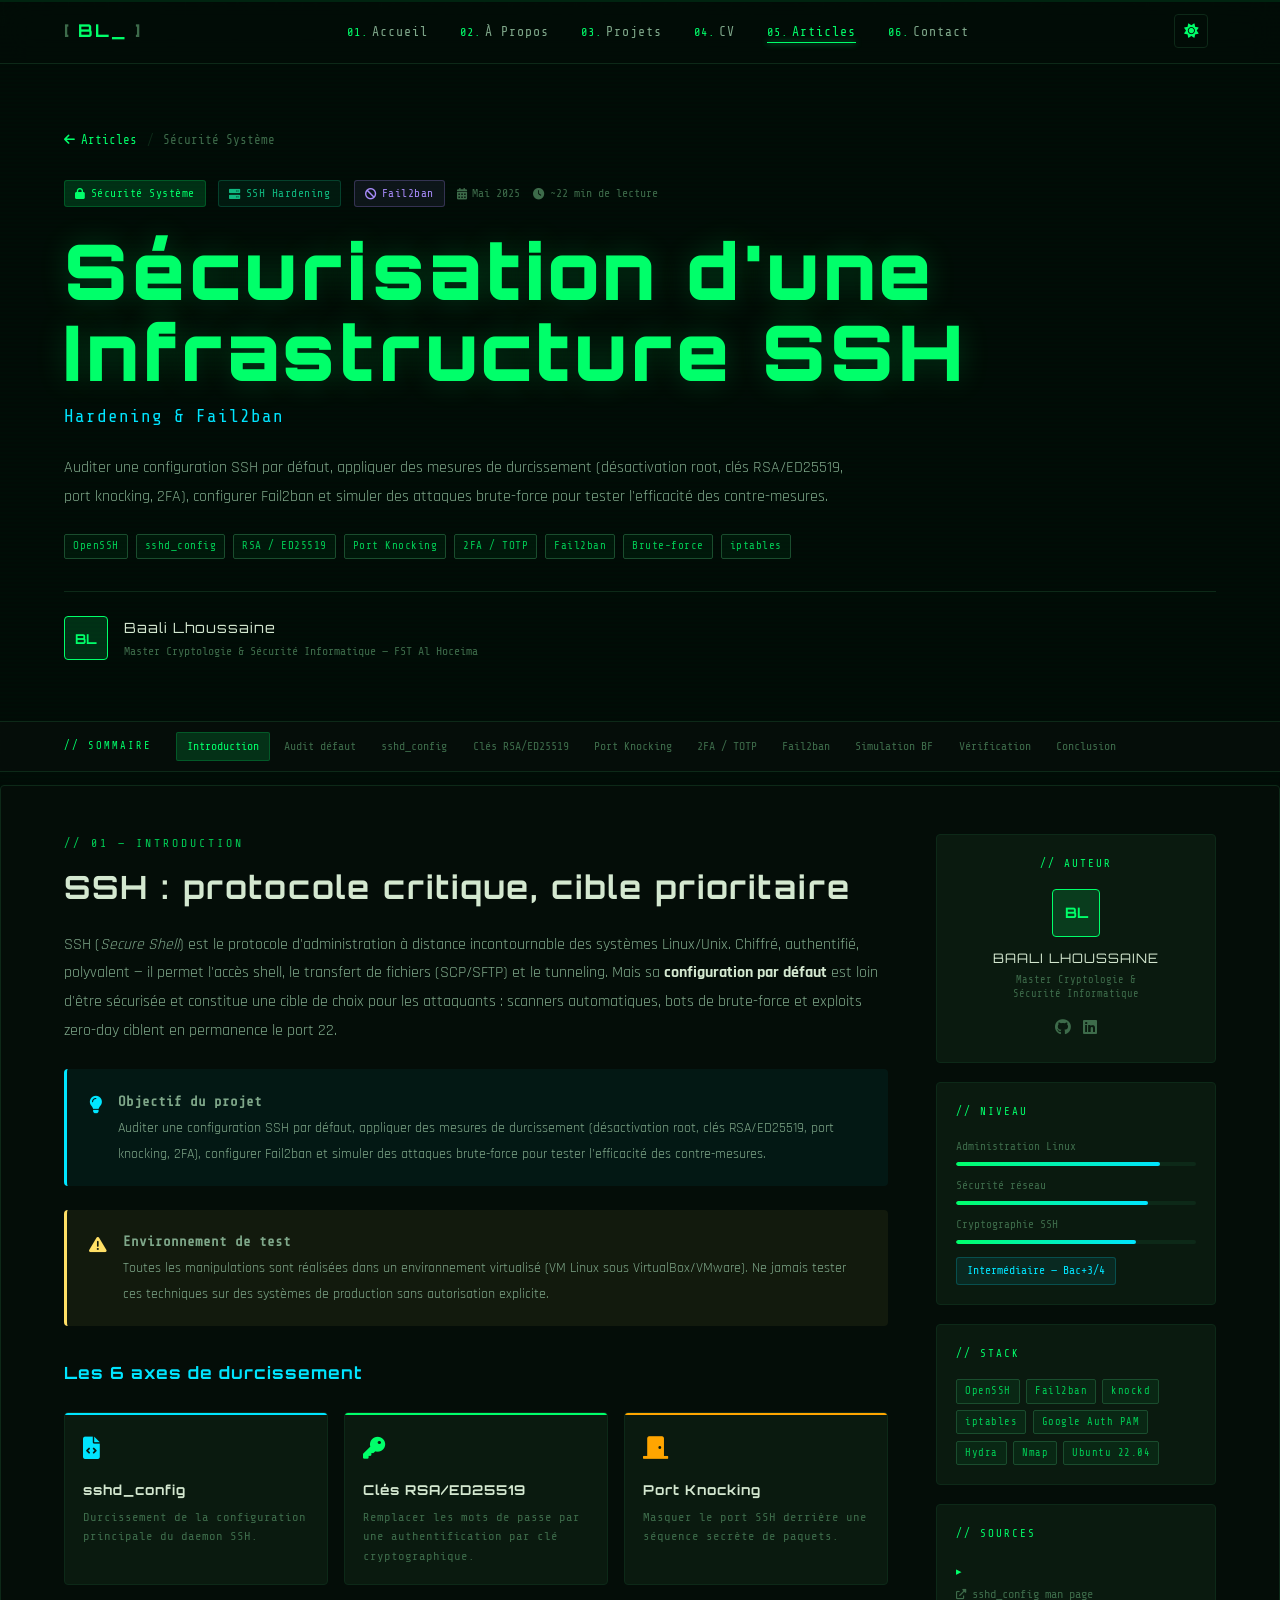
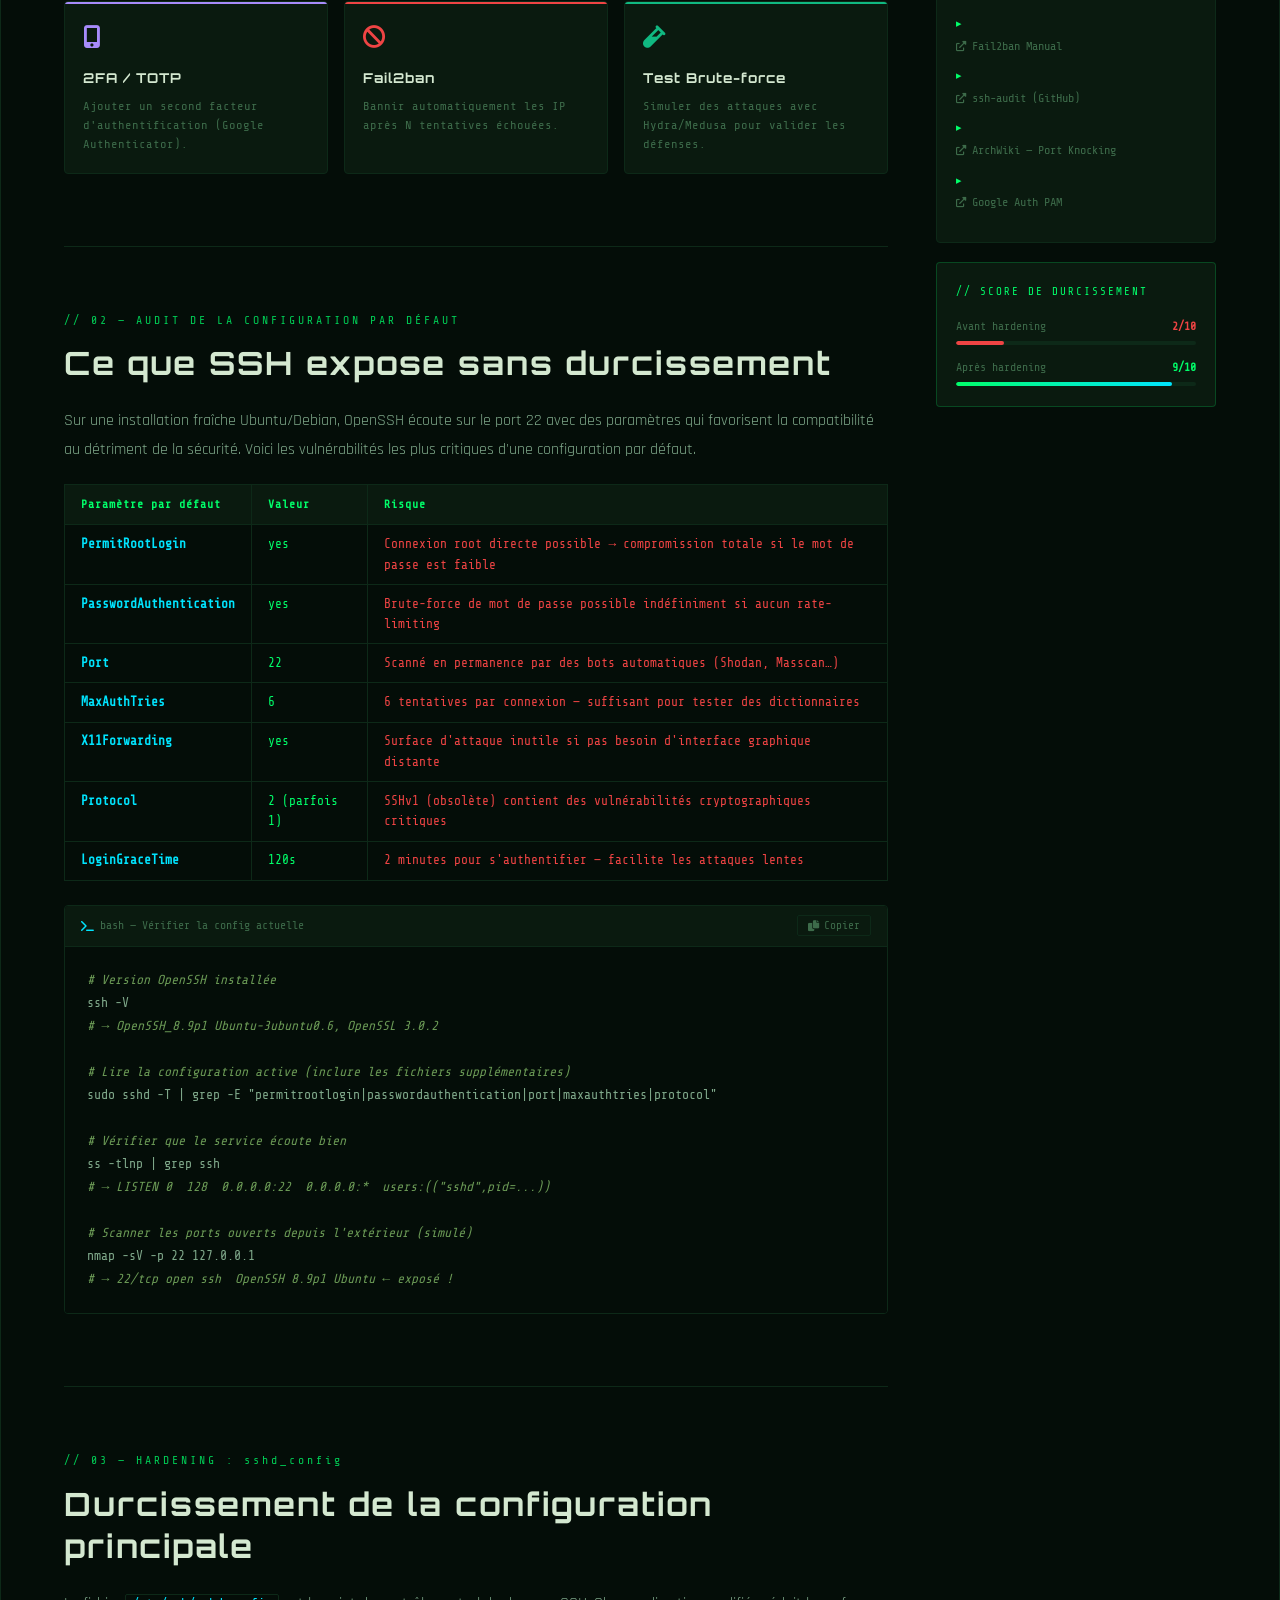
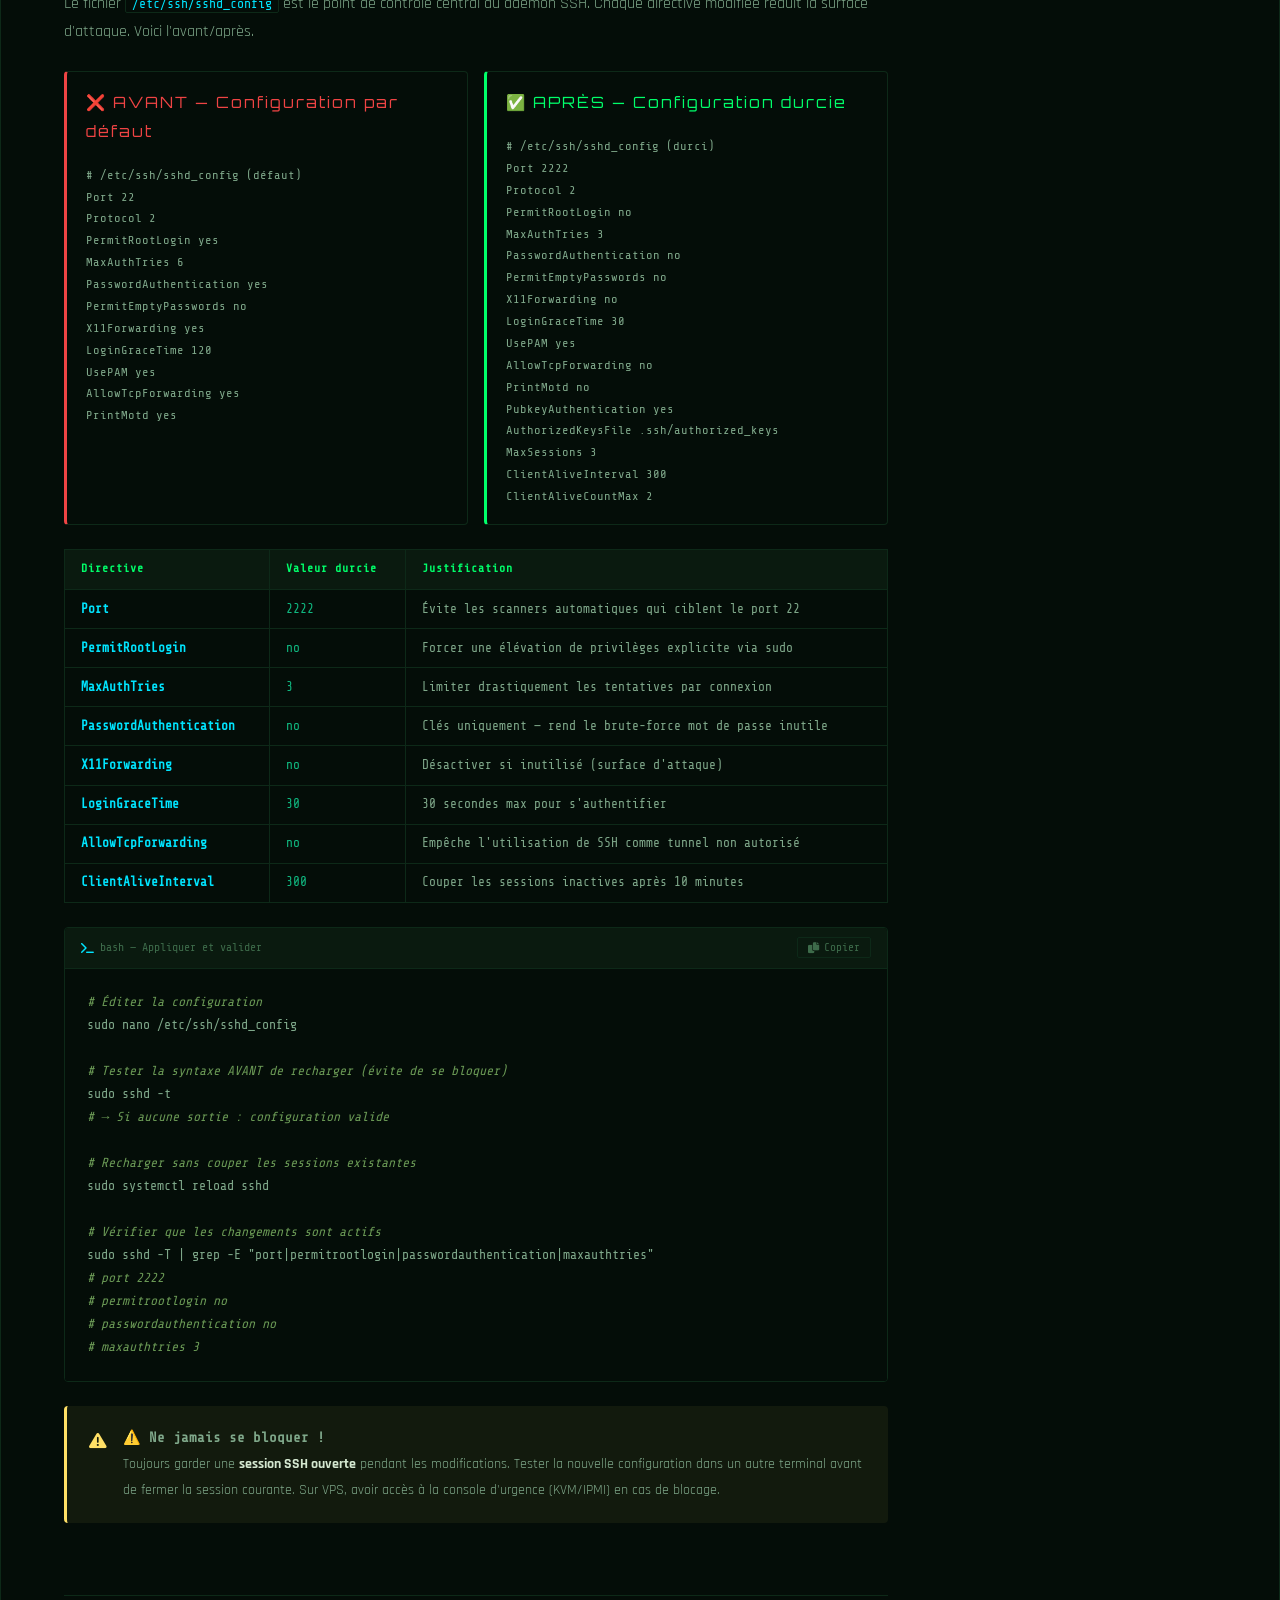
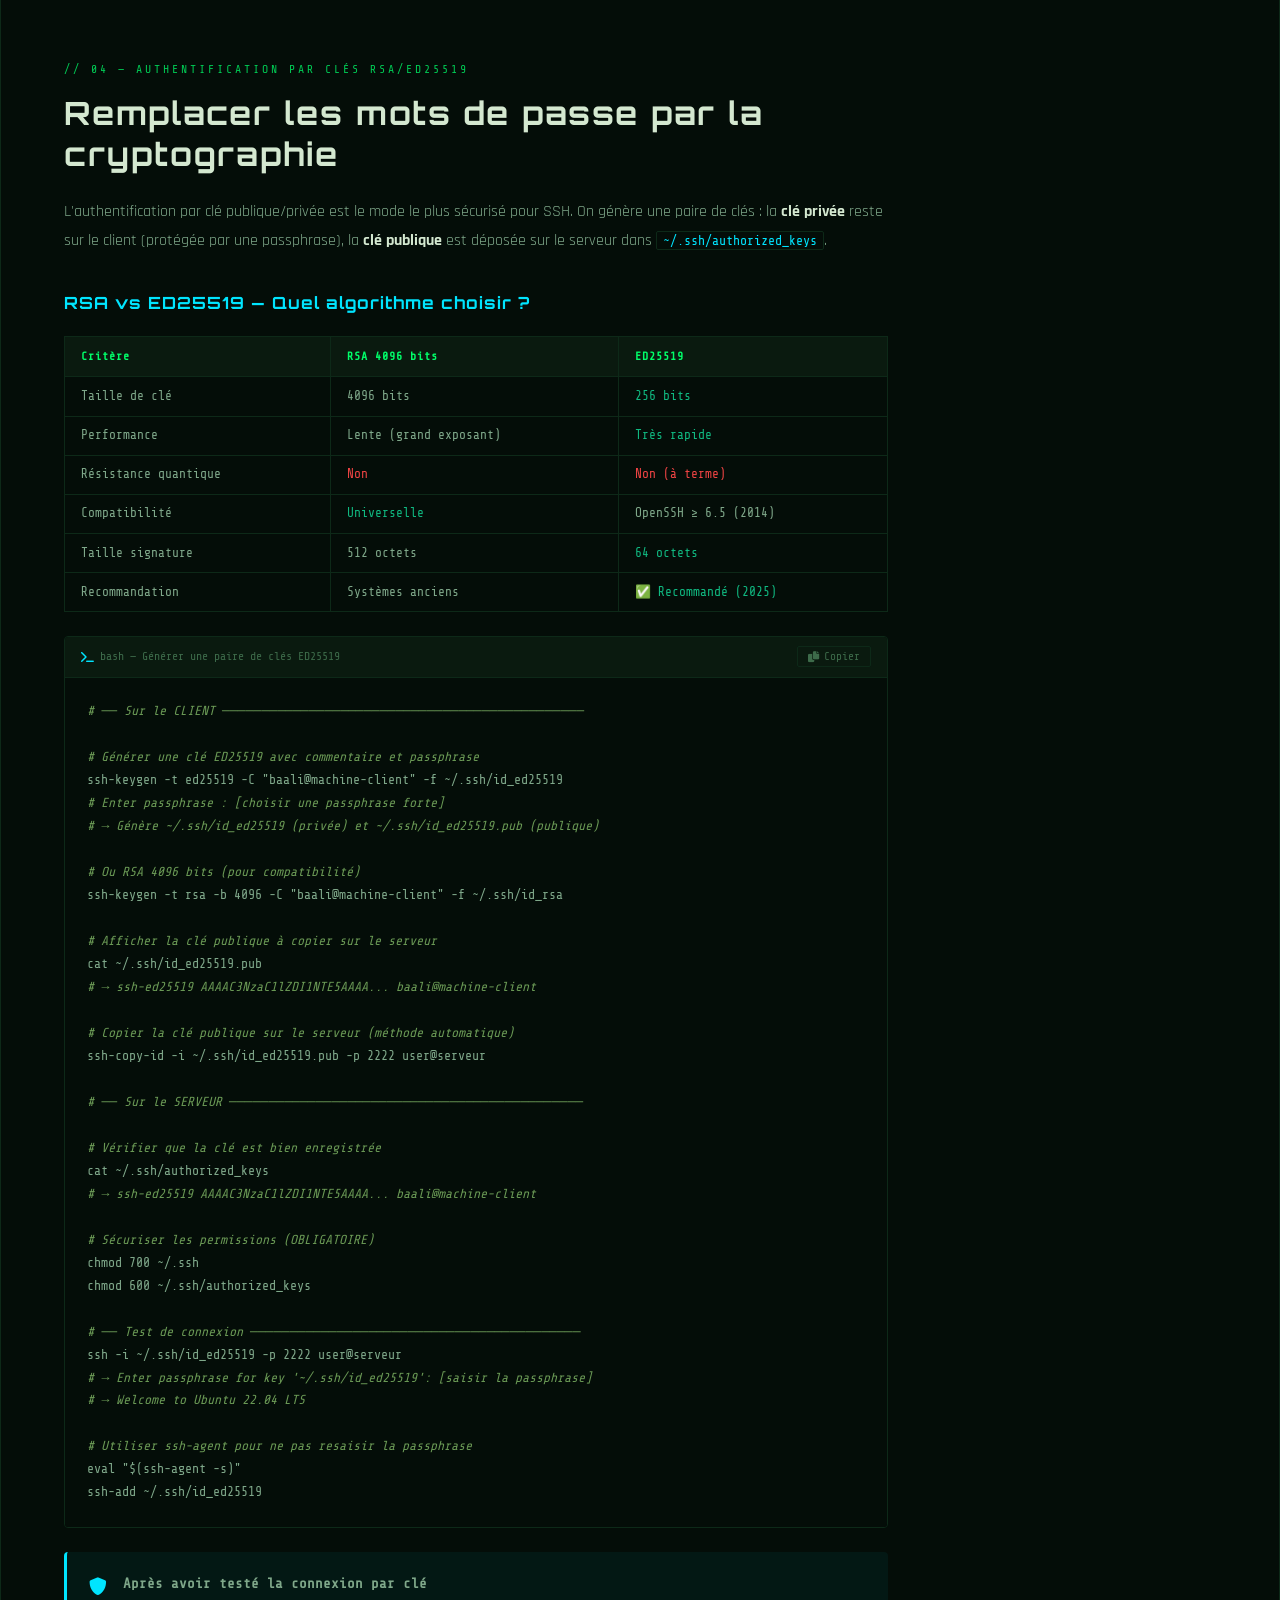
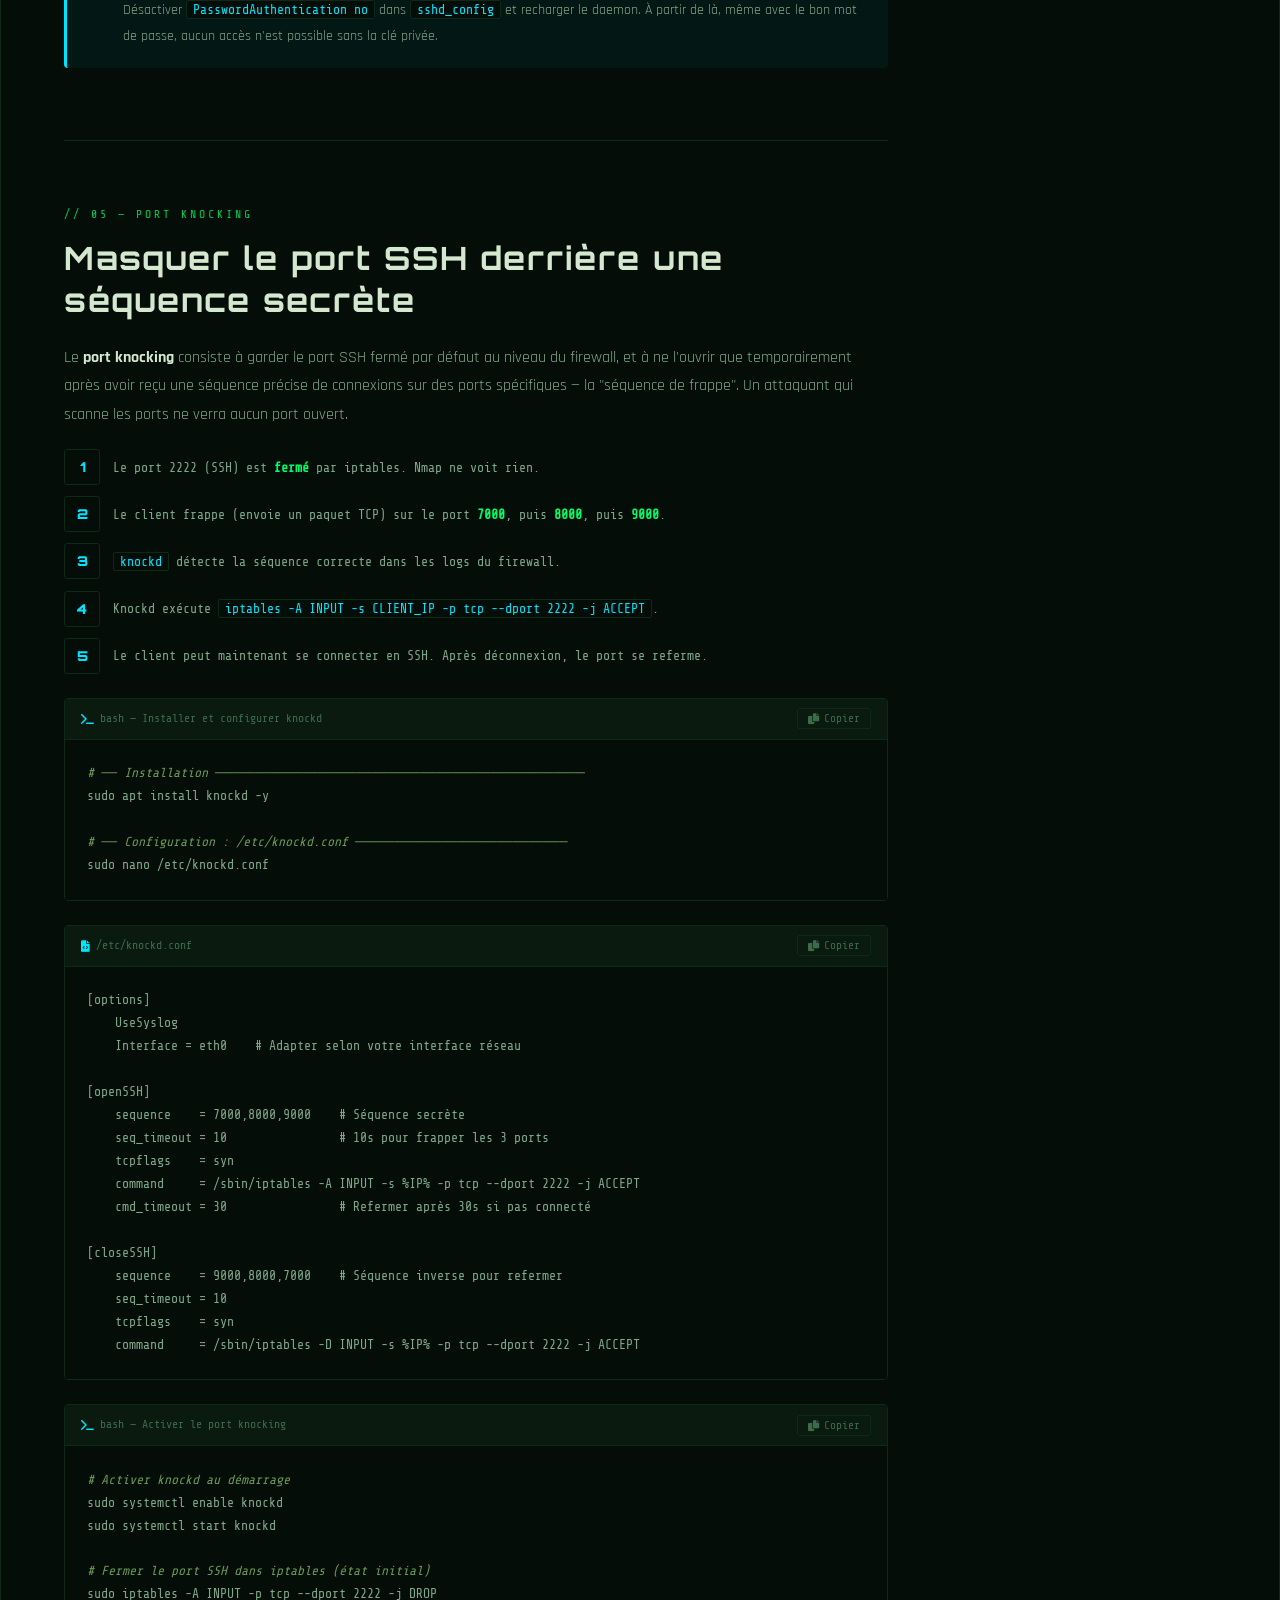
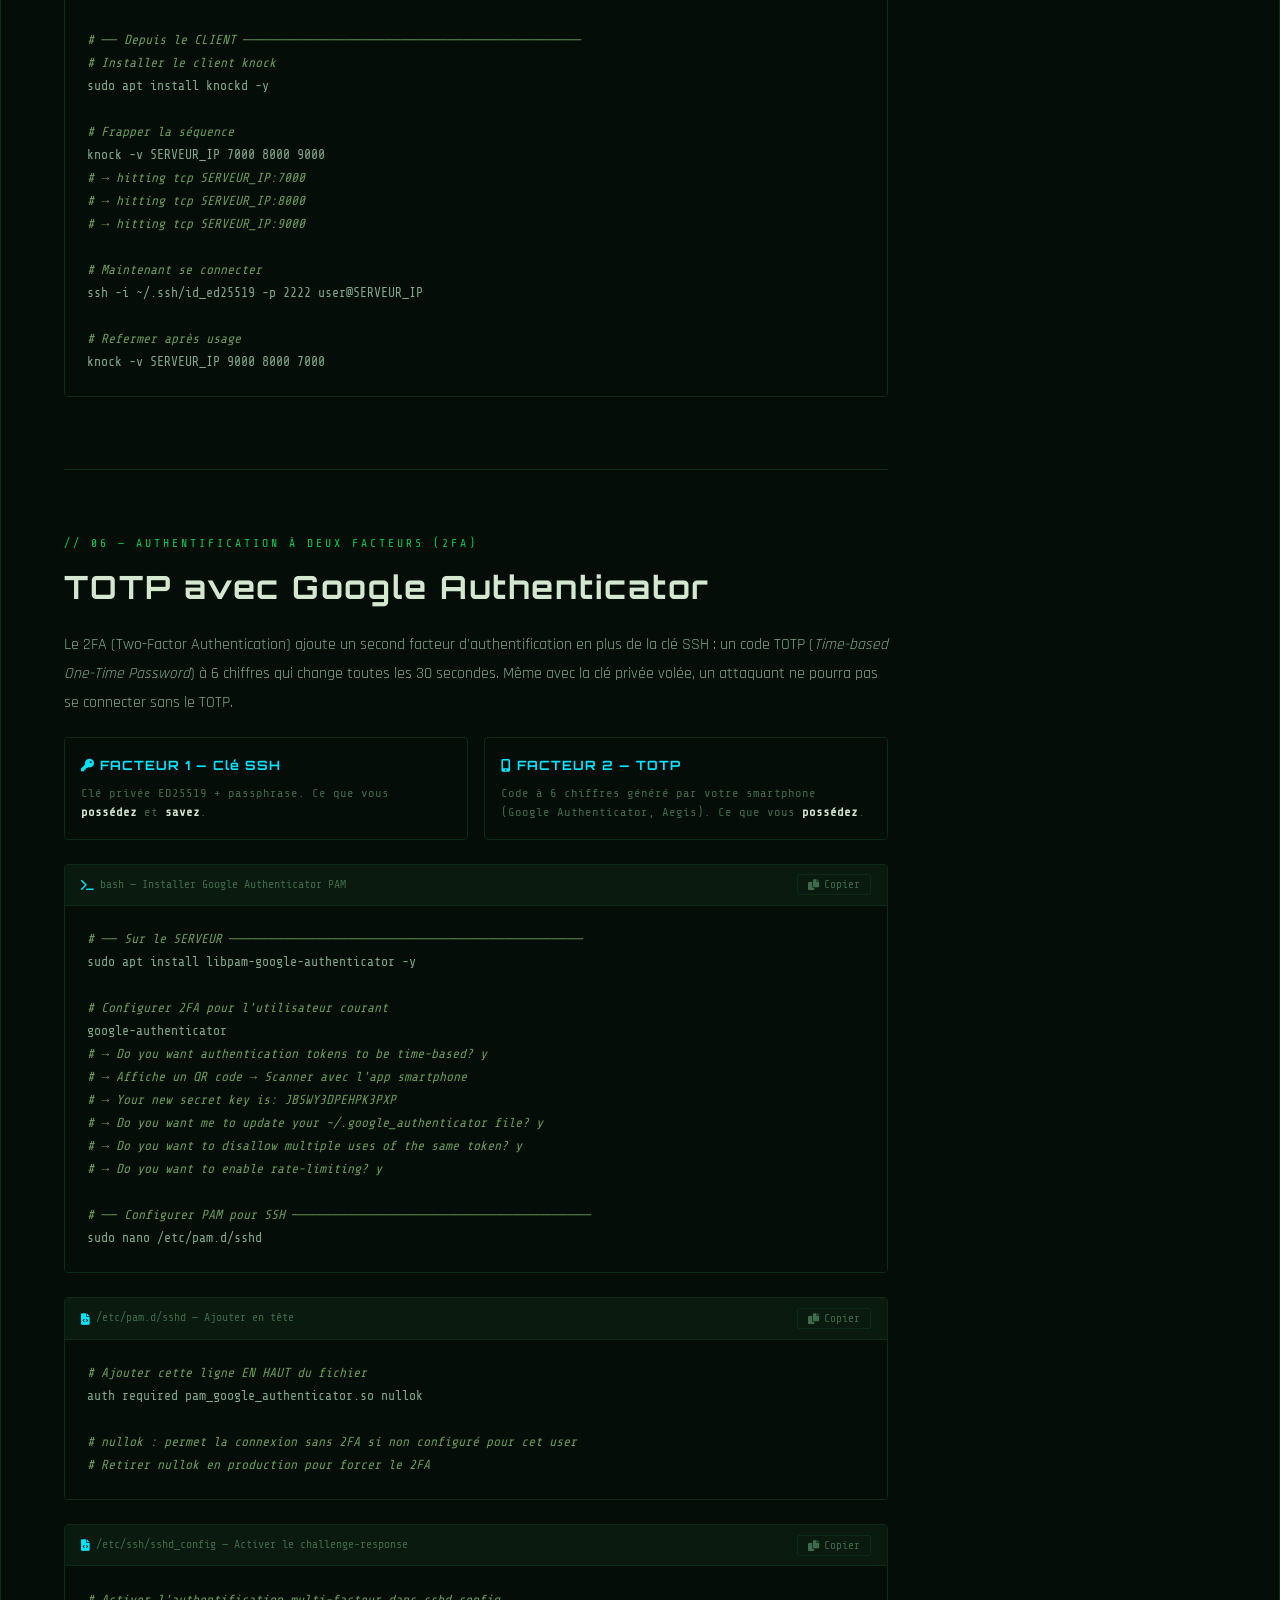
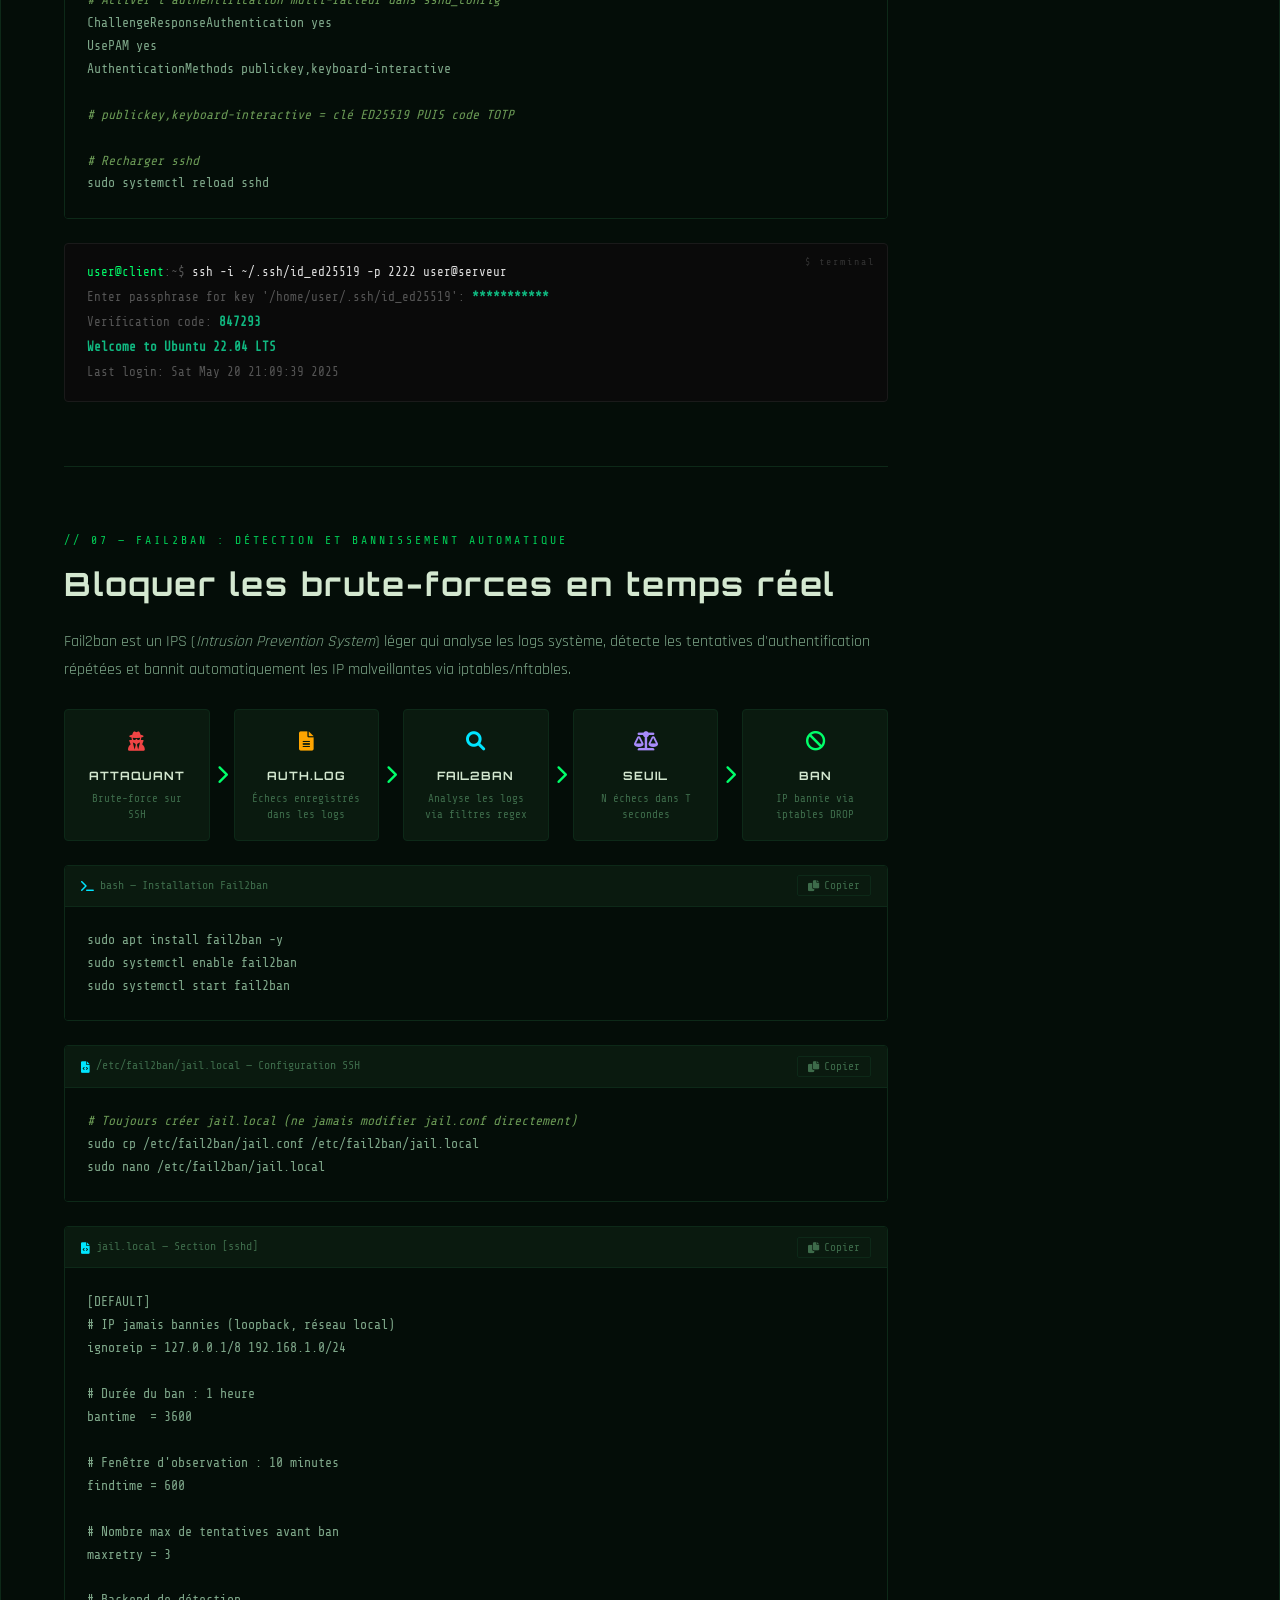
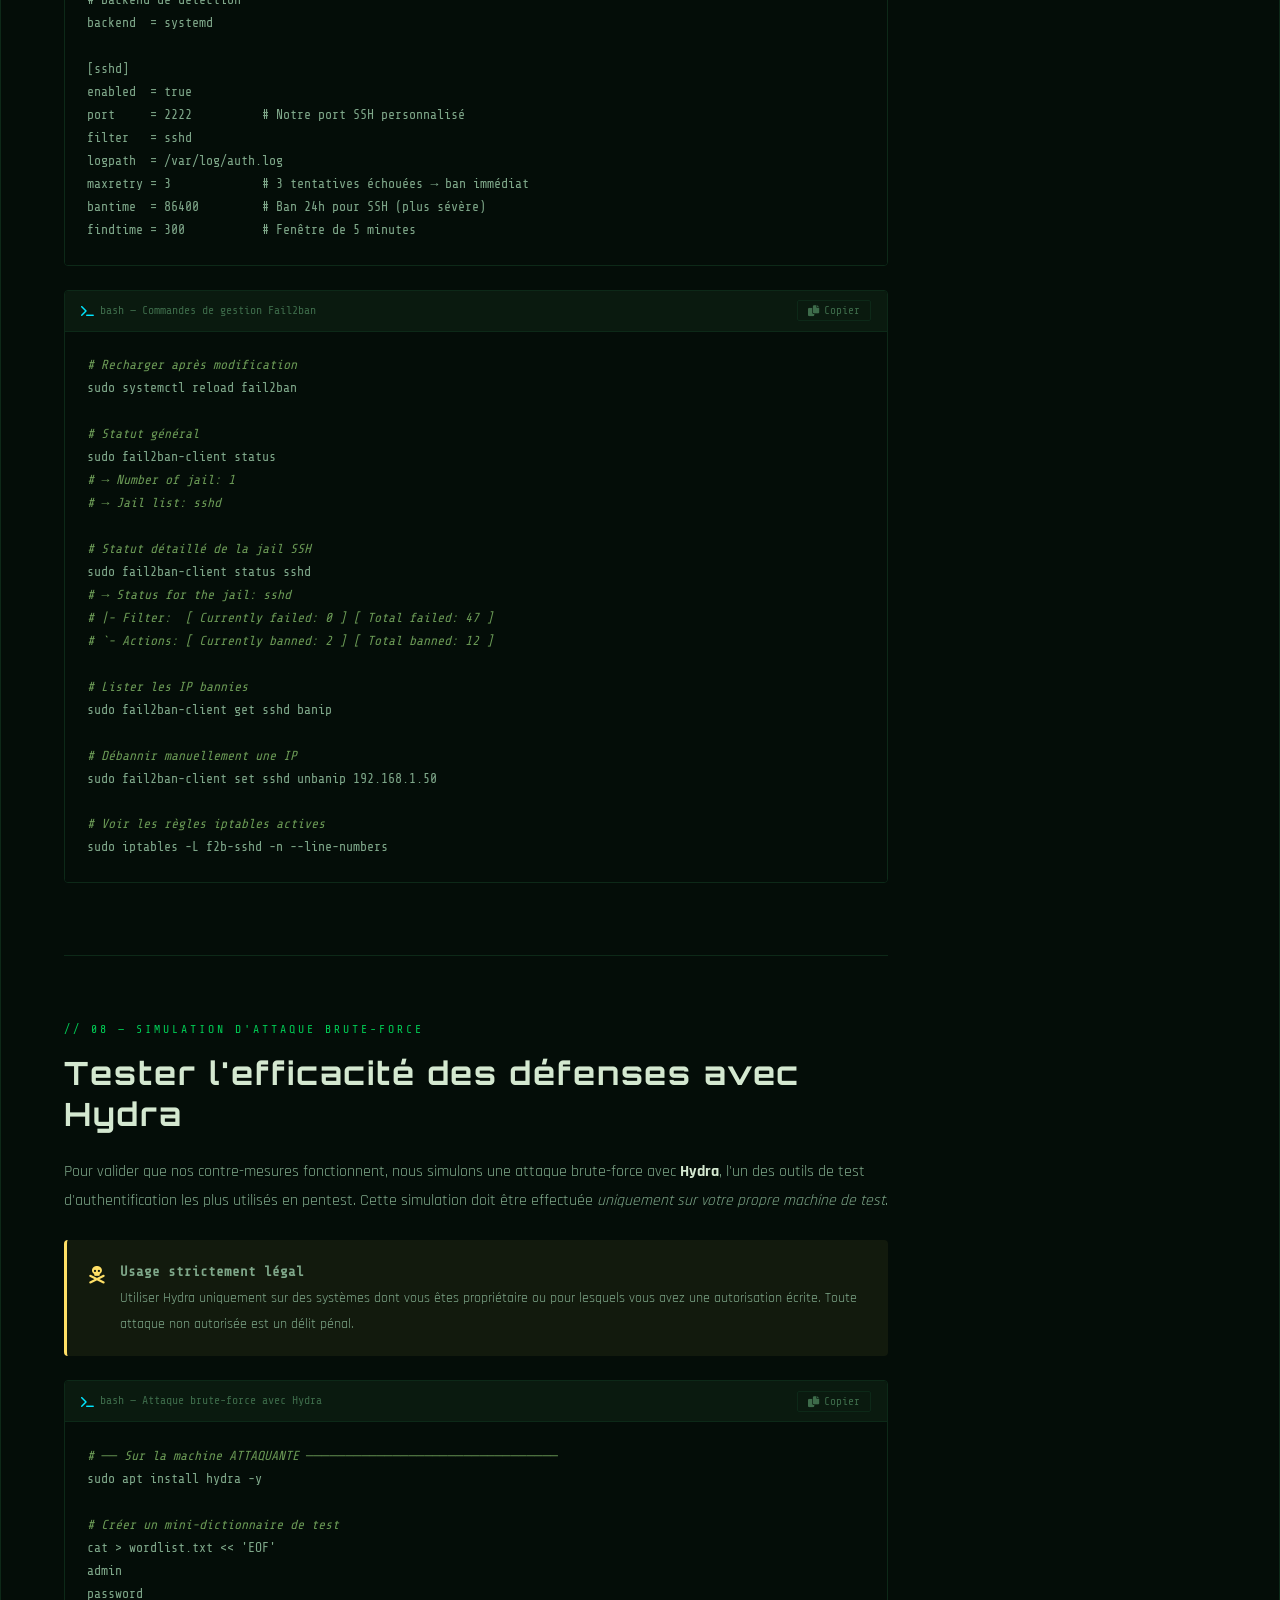
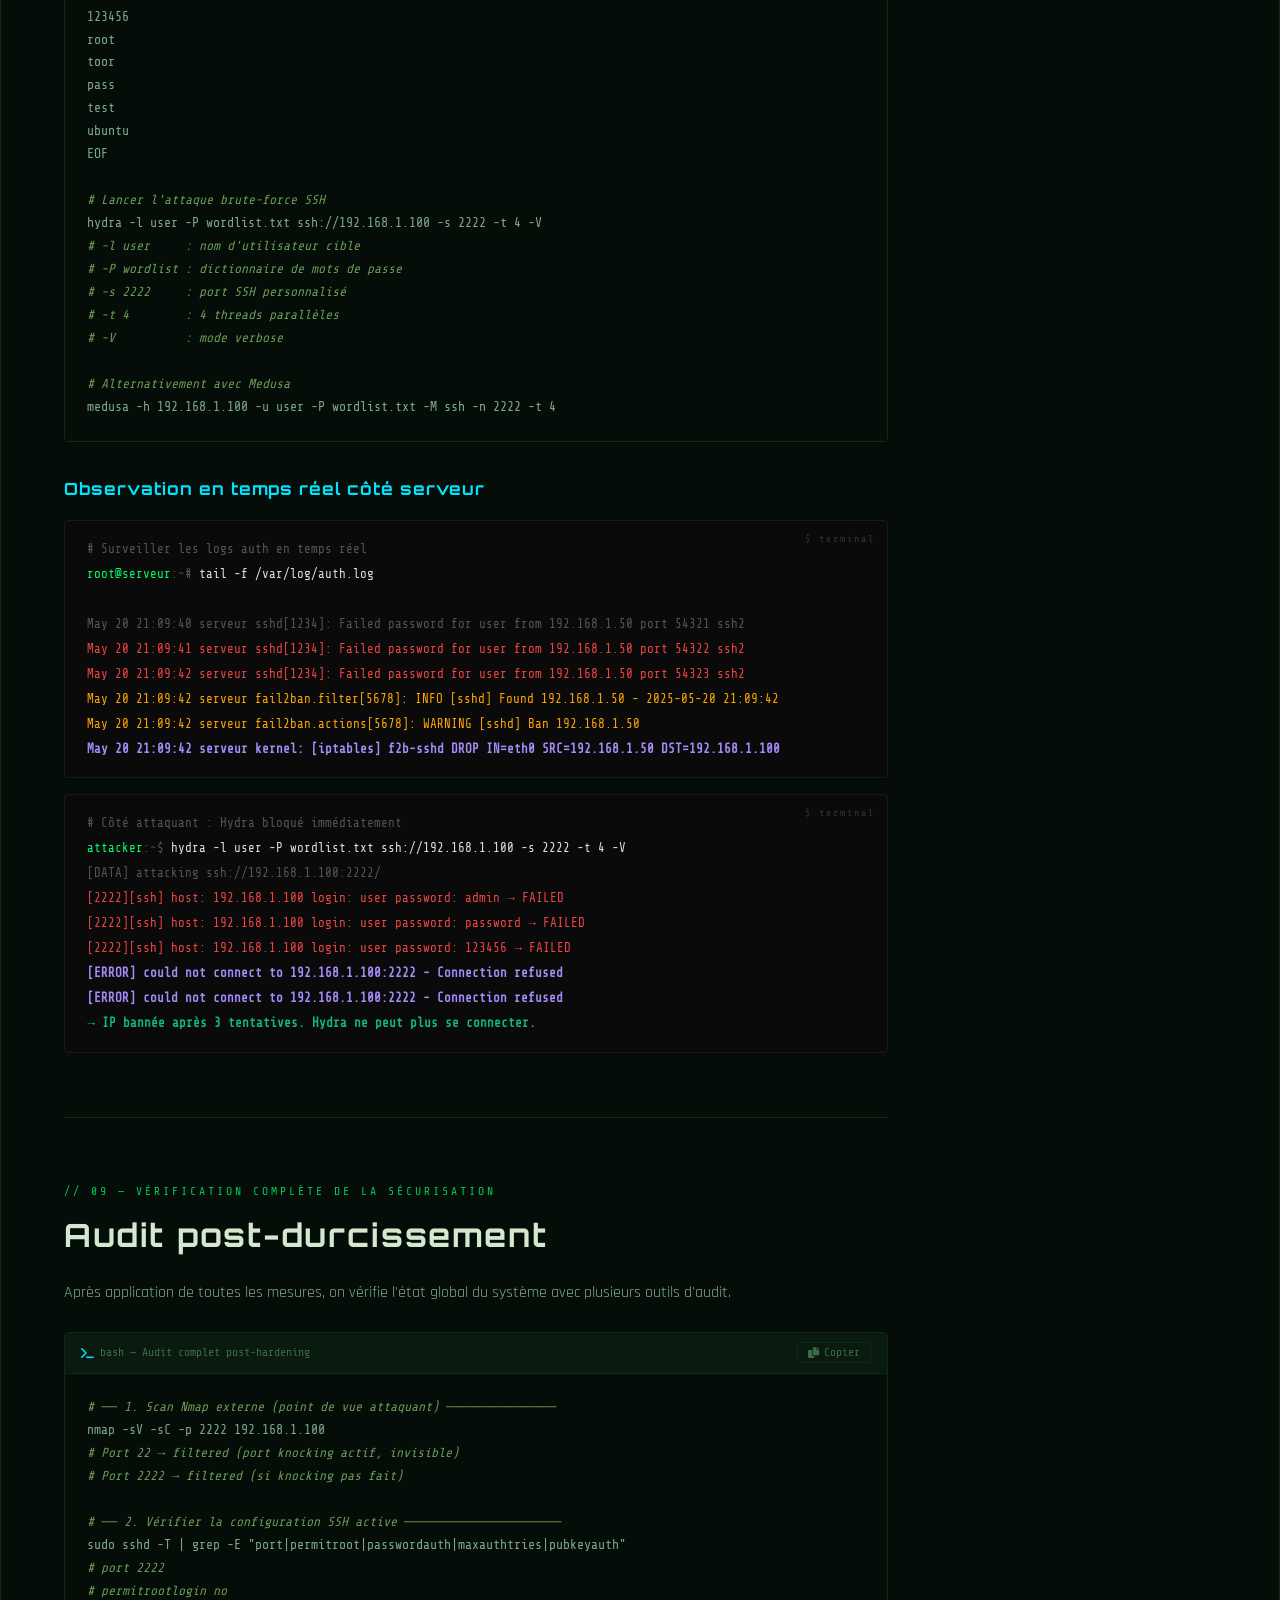
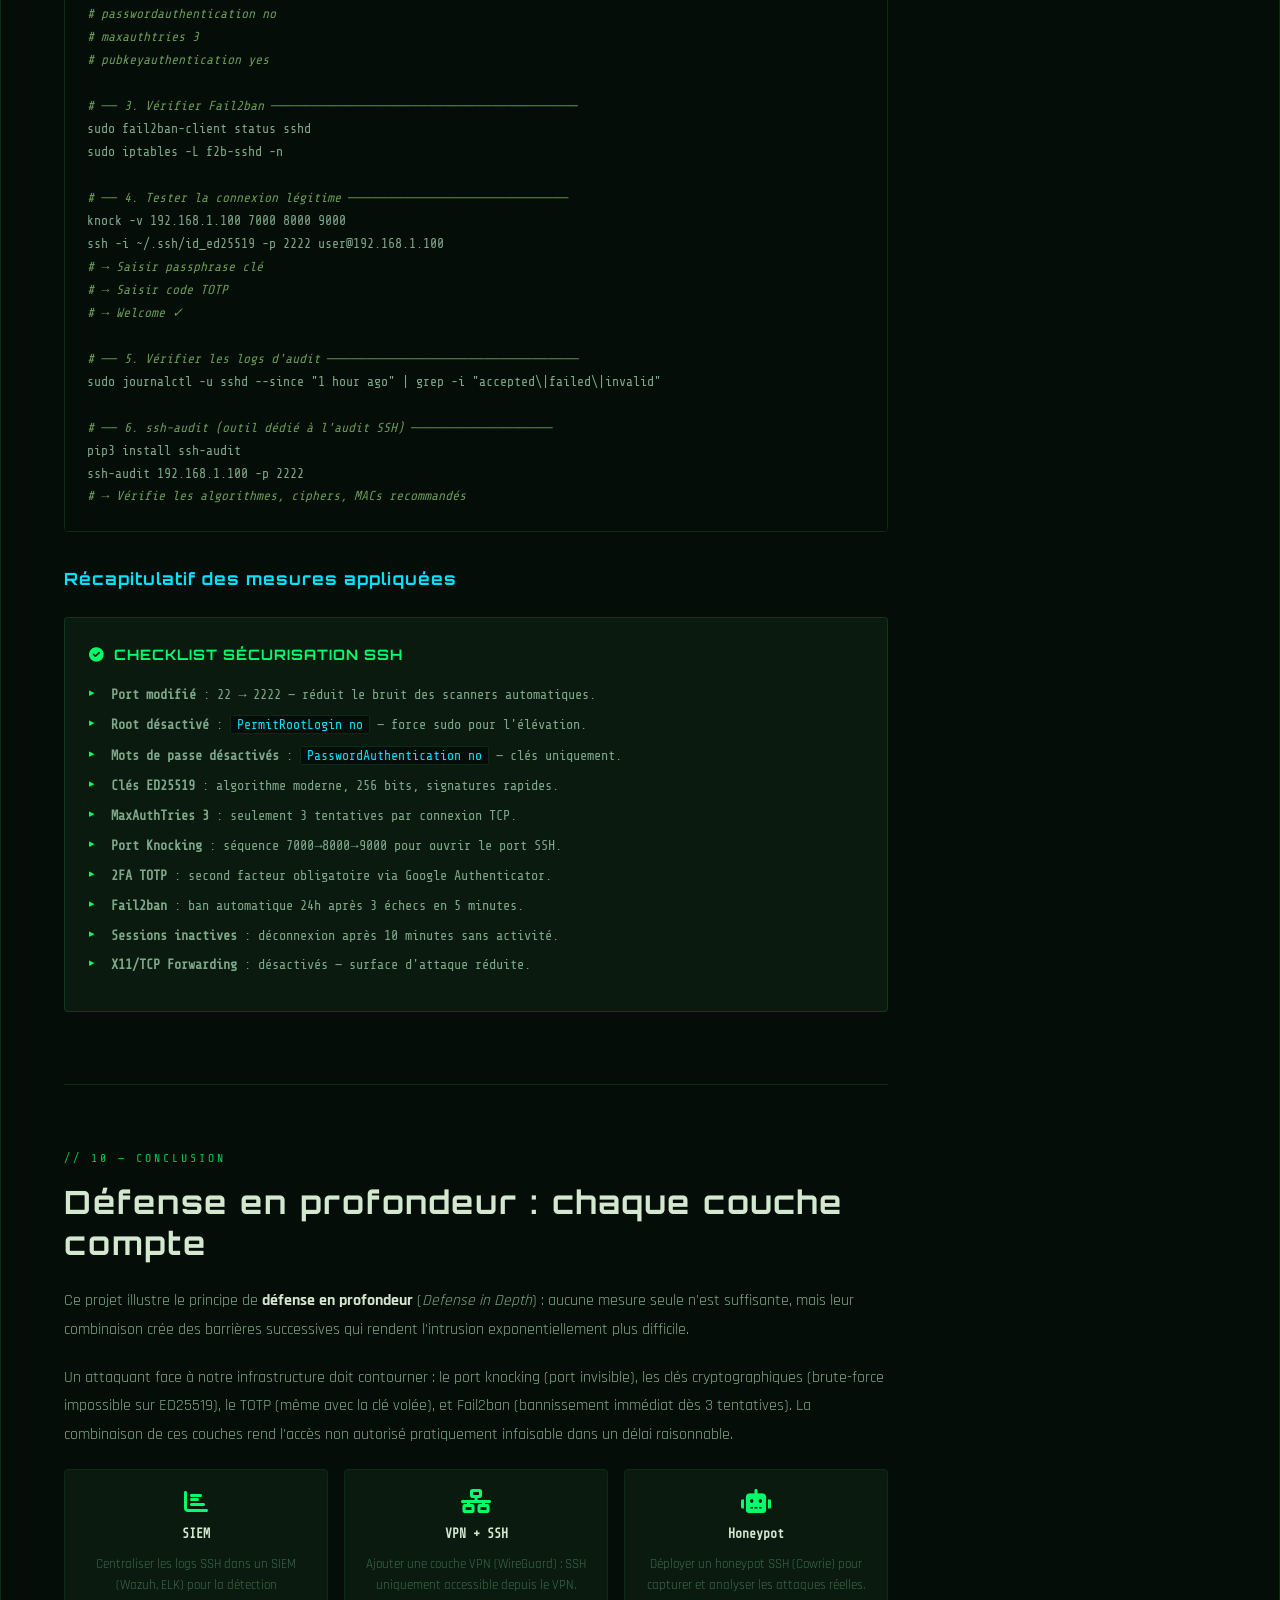
<file: ssh_hardening.html>
<!DOCTYPE html>
<html lang="fr">
<head>
    <meta charset="UTF-8">
    <meta name="viewport" content="width=device-width, initial-scale=1.0">
    <title>Sécurisation SSH : Hardening & Fail2ban — BAALI LHOUSSAINE</title>
    <link rel="stylesheet" href="style.css">
    <link rel="stylesheet" href="article.css">
    <link href="https://cdnjs.cloudflare.com/ajax/libs/font-awesome/6.0.0/css/all.min.css" rel="stylesheet">
    <link href="https://fonts.googleapis.com/css2?family=Share+Tech+Mono&family=Orbitron:wght@400;700;900&family=Rajdhani:wght@300;400;500;600;700&display=swap" rel="stylesheet">
    <style>
        /* ── SSH-specific additions ── */
        .ssh-layer-grid {
            display: grid;
            grid-template-columns: repeat(3, 1fr);
            gap: 1rem;
            margin: 1.5rem 0;
        }
        .ssh-layer-card {
            background: var(--bg-card);
            border: 1px solid var(--border-color);
            border-radius: 4px;
            padding: 1.1rem;
            position: relative;
            overflow: hidden;
            transition: var(--transition);
        }
        .ssh-layer-card::before {
            content: '';
            position: absolute;
            top: 0; left: 0; right: 0;
            height: 2px;
        }
        .ssh-layer-card.c1::before { background: var(--cyan-accent); }
        .ssh-layer-card.c2::before { background: var(--green-primary); }
        .ssh-layer-card.c3::before { background: #ffa500; }
        .ssh-layer-card.c4::before { background: #a78bfa; }
        .ssh-layer-card.c5::before { background: #ef4444; }
        .ssh-layer-card.c6::before { background: #10b981; }
        .ssh-layer-card:hover { border-color: var(--border-active); transform: translateY(-2px); }
        .slc-icon { font-size: 1.4rem; margin-bottom: 0.5rem; display: block; }
        .c1 .slc-icon { color: var(--cyan-accent); }
        .c2 .slc-icon { color: var(--green-primary); }
        .c3 .slc-icon { color: #ffa500; }
        .c4 .slc-icon { color: #a78bfa; }
        .c5 .slc-icon { color: #ef4444; }
        .c6 .slc-icon { color: #10b981; }
        .ssh-layer-card h4 { font-family: var(--font-display); font-size: 0.85rem; color: var(--text-primary); margin-bottom: 0.4rem; letter-spacing: 1px; }
        .ssh-layer-card p  { font-family: var(--font-mono); font-size: 0.76rem; color: var(--text-muted); line-height: 1.6; margin: 0; }

        /* ── Config table ── */
        .cfg-table { width: 100%; border-collapse: collapse; margin: 1.2rem 0; font-family: var(--font-mono); font-size: 0.8rem; }
        .cfg-table th { background: var(--bg-card); color: var(--green-primary); padding: 0.6rem 1rem; text-align: left; border: 1px solid var(--border-color); letter-spacing: 1px; font-size: 0.72rem; }
        .cfg-table td { padding: 0.55rem 1rem; border: 1px solid var(--border-color); color: var(--text-secondary); vertical-align: top; line-height: 1.6; }
        .cfg-table tr:hover td { background: var(--bg-card); }
        .cfg-table td.param { color: var(--cyan-accent); font-weight: 700; white-space: nowrap; }
        .cfg-table td.val   { color: var(--green-primary); }
        .cfg-table td.risk  { color: #ef4444; }
        .cfg-table td.safe  { color: #10b981; }

        /* ── Before / After compare ── */
        .ba-grid { display: grid; grid-template-columns: 1fr 1fr; gap: 1rem; margin: 1.5rem 0; }
        .ba-box { background: var(--bg-terminal); border: 1px solid var(--border-color); border-radius: 4px; padding: 1rem 1.2rem; }
        .ba-box.before { border-left: 3px solid #ef4444; }
        .ba-box.after  { border-left: 3px solid var(--green-primary); }
        .ba-title { font-family: var(--font-display); font-size: 0.68rem; letter-spacing: 2px; margin-bottom: 0.6rem; }
        .before .ba-title { color: #ef4444; }
        .after  .ba-title { color: var(--green-primary); }
        .ba-box pre { font-family: var(--font-mono); font-size: 0.76rem; color: var(--text-secondary); line-height: 1.8; margin: 0; white-space: pre-wrap; }

        /* ── Fail2ban flow ── */
        .f2b-flow { display: flex; align-items: stretch; gap: 0; margin: 1.5rem 0; overflow-x: auto; }
        .f2b-step { background: var(--bg-card); border: 1px solid var(--border-color); border-radius: 4px; padding: 1rem; min-width: 120px; text-align: center; flex: 1; position: relative; }
        .f2b-step + .f2b-step { margin-left: -1px; border-left: 1px solid var(--border-active); }
        .f2b-arrow { display: flex; align-items: center; padding: 0 6px; color: var(--green-primary); font-size: 1.2rem; flex-shrink: 0; }
        .f2b-step .fs-icon { font-size: 1.2rem; margin-bottom: 0.4rem; display: block; }
        .f2b-step.fs1 .fs-icon { color: #ef4444; }
        .f2b-step.fs2 .fs-icon { color: #ffa500; }
        .f2b-step.fs3 .fs-icon { color: var(--cyan-accent); }
        .f2b-step.fs4 .fs-icon { color: #a78bfa; }
        .f2b-step.fs5 .fs-icon { color: var(--green-primary); }
        .f2b-step h5 { font-family: var(--font-display); font-size: 0.72rem; letter-spacing: 1px; color: var(--text-primary); margin-bottom: 0.3rem; }
        .f2b-step p  { font-family: var(--font-mono); font-size: 0.68rem; color: var(--text-muted); margin: 0; line-height: 1.5; }

        /* ── Brute-force simulation ── */
        .bf-terminal {
            background: #0a0a0a;
            border: 1px solid #1a1a1a;
            border-radius: 4px;
            padding: 1rem 1.4rem;
            margin: 1rem 0;
            font-family: var(--font-mono);
            font-size: 0.78rem;
            line-height: 2;
            position: relative;
        }
        .bf-terminal::before {
            content: '$ terminal';
            position: absolute;
            top: 8px; right: 12px;
            font-size: 0.62rem;
            color: #333;
            letter-spacing: 2px;
        }
        .bf-terminal .t-prompt { color: #00ff6a; }
        .bf-terminal .t-cmd    { color: #e0e0e0; }
        .bf-terminal .t-fail   { color: #ef4444; }
        .bf-terminal .t-warn   { color: #ffa500; }
        .bf-terminal .t-ban    { color: #a78bfa; font-weight: 700; }
        .bf-terminal .t-ok     { color: #10b981; font-weight: 700; }
        .bf-terminal .t-muted  { color: #555; }

        /* ── Port knocking diagram ── */
        .pk-steps { display: flex; flex-direction: column; gap: 0.7rem; margin: 1.2rem 0; }
        .pk-step  { display: grid; grid-template-columns: 36px 1fr; gap: 0.8rem; align-items: center; }
        .pk-num   {
            width: 36px; height: 36px;
            background: var(--bg-terminal);
            border: 1px solid var(--border-color);
            border-radius: 3px;
            font-family: var(--font-display);
            font-weight: 900; font-size: 0.85rem;
            color: var(--cyan-accent);
            display: flex; align-items: center; justify-content: center;
            flex-shrink: 0;
        }
        .pk-text { font-family: var(--font-mono); font-size: 0.82rem; color: var(--text-secondary); line-height: 1.6; }
        .pk-text strong { color: var(--green-primary); }

        /* ── 2FA visual ── */
        .twofa-grid { display: grid; grid-template-columns: 1fr 1fr; gap: 1rem; margin: 1.2rem 0; }
        .twofa-card { background: var(--bg-terminal); border: 1px solid var(--border-color); border-radius: 4px; padding: 1rem; }
        .twofa-card h4 { font-family: var(--font-display); font-size: 0.8rem; letter-spacing: 1px; color: var(--cyan-accent); margin-bottom: 0.5rem; }
        .twofa-card p  { font-family: var(--font-mono); font-size: 0.76rem; color: var(--text-muted); line-height: 1.6; margin: 0; }

        @media (max-width: 768px) {
            .ssh-layer-grid { grid-template-columns: 1fr 1fr; }
            .ba-grid         { grid-template-columns: 1fr; }
            .twofa-grid      { grid-template-columns: 1fr; }
            .f2b-flow        { flex-direction: column; }
            .f2b-arrow       { display: none; }
        }
        @media (max-width: 480px) {
            .ssh-layer-grid { grid-template-columns: 1fr; }
        }
    </style>
</head>
<body>

<canvas id="matrix-canvas"></canvas>
<div class="scanlines"></div>

<!-- Navigation -->
<nav class="navbar">
    <div class="nav-container">
        <div class="nav-logo">
            <span class="logo-bracket">[</span>
            <span class="logo-text">BL<span class="logo-cursor">_</span></span>
            <span class="logo-bracket">]</span>
        </div>
        <ul class="nav-menu">
            <li><a href="index.html#accueil" class="nav-link"><span class="nav-num">01.</span>Accueil</a></li>
            <li><a href="index.html#apropos" class="nav-link"><span class="nav-num">02.</span>À Propos</a></li>
            <li><a href="index.html#projets" class="nav-link"><span class="nav-num">03.</span>Projets</a></li>
            <li><a href="index.html#cv"      class="nav-link"><span class="nav-num">04.</span>CV</a></li>
            <li><a href="articles.html"      class="nav-link active"><span class="nav-num">05.</span>Articles</a></li>
            <li><a href="index.html#contact" class="nav-link"><span class="nav-num">06.</span>Contact</a></li>
        </ul>
        <button class="theme-toggle" id="themeToggle" title="Basculer thème">
            <i class="fas fa-sun" id="themeIcon"></i>
        </button>
        <div class="hamburger"><span></span><span></span><span></span></div>
    </div>
</nav>

<div class="scroll-bar"><div class="scroll-progress" id="scrollProgress"></div></div>
<div class="reading-progress-wrap"><div class="reading-progress-bar" id="readingProgress"></div></div>

<!-- ===================== HERO ===================== -->
<header class="article-hero">
    <div class="container">
        <div class="article-breadcrumb">
            <a href="articles.html"><i class="fas fa-arrow-left"></i> Articles</a>
            <span class="bc-sep">/</span>
            <span>Sécurité Système</span>
        </div>

        <div class="article-hero-meta">
            <span class="acf-tag web"><i class="fas fa-lock"></i> Sécurité Système</span>
            <span class="acf-tag" style="color:#10b981;background:rgba(16,185,129,0.08);border:1px solid rgba(16,185,129,0.25)">
                <i class="fas fa-server"></i> SSH Hardening
            </span>
            <span class="acf-tag" style="color:#a78bfa;background:rgba(167,139,250,0.08);border:1px solid rgba(167,139,250,0.25)">
                <i class="fas fa-ban"></i> Fail2ban
            </span>
            <span class="article-hero-date"><i class="fas fa-calendar-alt"></i> Mai 2025</span>
            <span class="article-hero-read"><i class="fas fa-clock"></i> ~22 min de lecture</span>
        </div>

        <h1 class="article-hero-title glitch" data-text="SSH HARDENING">Sécurisation d'une Infrastructure SSH</h1>
        <h2 class="article-hero-subtitle">Hardening &amp; Fail2ban</h2>

        <p class="article-hero-desc">
            Auditer une configuration SSH par défaut, appliquer des mesures de durcissement
            (désactivation root, clés RSA/ED25519, port knocking, 2FA), configurer Fail2ban
            et simuler des attaques brute-force pour tester l'efficacité des contre-mesures.
        </p>

        <div class="article-hero-topics">
            <span class="acf-topic">OpenSSH</span>
            <span class="acf-topic">sshd_config</span>
            <span class="acf-topic">RSA / ED25519</span>
            <span class="acf-topic">Port Knocking</span>
            <span class="acf-topic">2FA / TOTP</span>
            <span class="acf-topic">Fail2ban</span>
            <span class="acf-topic">Brute-force</span>
            <span class="acf-topic">iptables</span>
        </div>

        <div class="article-author-bar">
            <div class="author-avatar">BL</div>
            <div>
                <p class="author-name">Baali Lhoussaine</p>
                <p class="author-role">Master Cryptologie &amp; Sécurité Informatique — FST Al Hoceima</p>
            </div>
        </div>
    </div>
</header>

<!-- ===================== TABLE OF CONTENTS ===================== -->
<div class="toc-sticky" id="toc">
    <div class="container">
        <div class="toc-inner">
            <span class="toc-label">// SOMMAIRE</span>
            <nav class="toc-nav">
                <a href="#intro"      class="toc-link active">Introduction</a>
                <a href="#audit"      class="toc-link">Audit défaut</a>
                <a href="#hardening"  class="toc-link">sshd_config</a>
                <a href="#cles"       class="toc-link">Clés RSA/ED25519</a>
                <a href="#knocking"   class="toc-link">Port Knocking</a>
                <a href="#2fa"        class="toc-link">2FA / TOTP</a>
                <a href="#fail2ban"   class="toc-link">Fail2ban</a>
                <a href="#bruteforce" class="toc-link">Simulation BF</a>
                <a href="#verification" class="toc-link">Vérification</a>
                <a href="#conclusion" class="toc-link">Conclusion</a>
            </nav>
        </div>
    </div>
</div>

<!-- ===================== ARTICLE BODY ===================== -->
<main class="article-body">
    <div class="container">
        <div class="article-layout">

            <!-- MAIN CONTENT -->
            <article class="article-content">

                <!-- INTRO -->
                <section id="intro" class="article-section">
                    <div class="section-label">// 01 — INTRODUCTION</div>
                    <h2>SSH : protocole critique, cible prioritaire</h2>

                    <p>
                        SSH (<em>Secure Shell</em>) est le protocole d'administration à distance incontournable
                        des systèmes Linux/Unix. Chiffré, authentifié, polyvalent — il permet l'accès shell,
                        le transfert de fichiers (SCP/SFTP) et le tunneling. Mais sa <strong>configuration par
                        défaut</strong> est loin d'être sécurisée et constitue une cible de choix pour les
                        attaquants : scanners automatiques, bots de brute-force et exploits zero-day ciblent
                        en permanence le port 22.
                    </p>

                    <div class="info-box">
                        <div class="info-box-icon"><i class="fas fa-lightbulb"></i></div>
                        <div>
                            <p class="info-box-title">Objectif du projet</p>
                            <p>Auditer une configuration SSH par défaut, appliquer des mesures de durcissement
                            (désactivation root, clés RSA/ED25519, port knocking, 2FA), configurer Fail2ban
                            et simuler des attaques brute-force pour tester l'efficacité des contre-mesures.</p>
                        </div>
                    </div>

                    <div class="warn-box">
                        <div class="warn-box-icon"><i class="fas fa-exclamation-triangle"></i></div>
                        <div>
                            <p class="warn-box-title">Environnement de test</p>
                            <p>Toutes les manipulations sont réalisées dans un environnement virtualisé
                            (VM Linux sous VirtualBox/VMware). Ne jamais tester ces techniques sur des
                            systèmes de production sans autorisation explicite.</p>
                        </div>
                    </div>

                    <h3>Les 6 axes de durcissement</h3>
                    <div class="ssh-layer-grid">
                        <div class="ssh-layer-card c1">
                            <span class="slc-icon"><i class="fas fa-file-code"></i></span>
                            <h4>sshd_config</h4>
                            <p>Durcissement de la configuration principale du daemon SSH.</p>
                        </div>
                        <div class="ssh-layer-card c2">
                            <span class="slc-icon"><i class="fas fa-key"></i></span>
                            <h4>Clés RSA/ED25519</h4>
                            <p>Remplacer les mots de passe par une authentification par clé cryptographique.</p>
                        </div>
                        <div class="ssh-layer-card c3">
                            <span class="slc-icon"><i class="fas fa-door-closed"></i></span>
                            <h4>Port Knocking</h4>
                            <p>Masquer le port SSH derrière une séquence secrète de paquets.</p>
                        </div>
                        <div class="ssh-layer-card c4">
                            <span class="slc-icon"><i class="fas fa-mobile-alt"></i></span>
                            <h4>2FA / TOTP</h4>
                            <p>Ajouter un second facteur d'authentification (Google Authenticator).</p>
                        </div>
                        <div class="ssh-layer-card c5">
                            <span class="slc-icon"><i class="fas fa-ban"></i></span>
                            <h4>Fail2ban</h4>
                            <p>Bannir automatiquement les IP après N tentatives échouées.</p>
                        </div>
                        <div class="ssh-layer-card c6">
                            <span class="slc-icon"><i class="fas fa-vial"></i></span>
                            <h4>Test Brute-force</h4>
                            <p>Simuler des attaques avec Hydra/Medusa pour valider les défenses.</p>
                        </div>
                    </div>
                </section>

                <!-- AUDIT -->
                <section id="audit" class="article-section">
                    <div class="section-label">// 02 — AUDIT DE LA CONFIGURATION PAR DÉFAUT</div>
                    <h2>Ce que SSH expose sans durcissement</h2>

                    <p>
                        Sur une installation fraîche Ubuntu/Debian, OpenSSH écoute sur le port 22 avec
                        des paramètres qui favorisent la compatibilité au détriment de la sécurité.
                        Voici les vulnérabilités les plus critiques d'une configuration par défaut.
                    </p>

                    <table class="cfg-table">
                        <thead>
                            <tr>
                                <th>Paramètre par défaut</th>
                                <th>Valeur</th>
                                <th>Risque</th>
                            </tr>
                        </thead>
                        <tbody>
                            <tr>
                                <td class="param">PermitRootLogin</td>
                                <td class="val">yes</td>
                                <td class="risk">Connexion root directe possible → compromission totale si le mot de passe est faible</td>
                            </tr>
                            <tr>
                                <td class="param">PasswordAuthentication</td>
                                <td class="val">yes</td>
                                <td class="risk">Brute-force de mot de passe possible indéfiniment si aucun rate-limiting</td>
                            </tr>
                            <tr>
                                <td class="param">Port</td>
                                <td class="val">22</td>
                                <td class="risk">Scanné en permanence par des bots automatiques (Shodan, Masscan…)</td>
                            </tr>
                            <tr>
                                <td class="param">MaxAuthTries</td>
                                <td class="val">6</td>
                                <td class="risk">6 tentatives par connexion — suffisant pour tester des dictionnaires</td>
                            </tr>
                            <tr>
                                <td class="param">X11Forwarding</td>
                                <td class="val">yes</td>
                                <td class="risk">Surface d'attaque inutile si pas besoin d'interface graphique distante</td>
                            </tr>
                            <tr>
                                <td class="param">Protocol</td>
                                <td class="val">2 (parfois 1)</td>
                                <td class="risk">SSHv1 (obsolète) contient des vulnérabilités cryptographiques critiques</td>
                            </tr>
                            <tr>
                                <td class="param">LoginGraceTime</td>
                                <td class="val">120s</td>
                                <td class="risk">2 minutes pour s'authentifier — facilite les attaques lentes</td>
                            </tr>
                        </tbody>
                    </table>

                    <div class="code-block">
                        <div class="code-header">
                            <span class="code-lang"><i class="fas fa-terminal"></i> bash — Vérifier la config actuelle</span>
                            <button class="code-copy" onclick="copyCode(this)"><i class="fas fa-copy"></i> Copier</button>
                        </div>
                        <pre><code><span class="comment"># Version OpenSSH installée</span>
ssh -V
<span class="comment"># → OpenSSH_8.9p1 Ubuntu-3ubuntu0.6, OpenSSL 3.0.2</span>

<span class="comment"># Lire la configuration active (inclure les fichiers supplémentaires)</span>
sudo sshd -T | grep -E "permitrootlogin|passwordauthentication|port|maxauthtries|protocol"

<span class="comment"># Vérifier que le service écoute bien</span>
ss -tlnp | grep ssh
<span class="comment"># → LISTEN 0  128  0.0.0.0:22  0.0.0.0:*  users:(("sshd",pid=...))</span>

<span class="comment"># Scanner les ports ouverts depuis l'extérieur (simulé)</span>
nmap -sV -p 22 127.0.0.1
<span class="comment"># → 22/tcp open ssh  OpenSSH 8.9p1 Ubuntu ← exposé !</span></code></pre>
                    </div>
                </section>

                <!-- HARDENING SSHD_CONFIG -->
                <section id="hardening" class="article-section">
                    <div class="section-label">// 03 — HARDENING : sshd_config</div>
                    <h2>Durcissement de la configuration principale</h2>

                    <p>
                        Le fichier <code>/etc/ssh/sshd_config</code> est le point de contrôle central du daemon SSH.
                        Chaque directive modifiée réduit la surface d'attaque. Voici l'avant/après.
                    </p>

                    <div class="ba-grid">
                        <div class="ba-box before">
                            <p class="ba-title">❌ AVANT — Configuration par défaut</p>
                            <pre># /etc/ssh/sshd_config (défaut)
Port 22
Protocol 2
PermitRootLogin yes
MaxAuthTries 6
PasswordAuthentication yes
PermitEmptyPasswords no
X11Forwarding yes
LoginGraceTime 120
UsePAM yes
AllowTcpForwarding yes
PrintMotd yes</pre>
                        </div>
                        <div class="ba-box after">
                            <p class="ba-title">✅ APRÈS — Configuration durcie</p>
                            <pre># /etc/ssh/sshd_config (durci)
Port 2222
Protocol 2
PermitRootLogin no
MaxAuthTries 3
PasswordAuthentication no
PermitEmptyPasswords no
X11Forwarding no
LoginGraceTime 30
UsePAM yes
AllowTcpForwarding no
PrintMotd no
PubkeyAuthentication yes
AuthorizedKeysFile .ssh/authorized_keys
MaxSessions 3
ClientAliveInterval 300
ClientAliveCountMax 2</pre>
                        </div>
                    </div>

                    <table class="cfg-table">
                        <thead>
                            <tr>
                                <th>Directive</th>
                                <th>Valeur durcie</th>
                                <th>Justification</th>
                            </tr>
                        </thead>
                        <tbody>
                            <tr><td class="param">Port</td><td class="safe">2222</td><td>Évite les scanners automatiques qui ciblent le port 22</td></tr>
                            <tr><td class="param">PermitRootLogin</td><td class="safe">no</td><td>Forcer une élévation de privilèges explicite via sudo</td></tr>
                            <tr><td class="param">MaxAuthTries</td><td class="safe">3</td><td>Limiter drastiquement les tentatives par connexion</td></tr>
                            <tr><td class="param">PasswordAuthentication</td><td class="safe">no</td><td>Clés uniquement — rend le brute-force mot de passe inutile</td></tr>
                            <tr><td class="param">X11Forwarding</td><td class="safe">no</td><td>Désactiver si inutilisé (surface d'attaque)</td></tr>
                            <tr><td class="param">LoginGraceTime</td><td class="safe">30</td><td>30 secondes max pour s'authentifier</td></tr>
                            <tr><td class="param">AllowTcpForwarding</td><td class="safe">no</td><td>Empêche l'utilisation de SSH comme tunnel non autorisé</td></tr>
                            <tr><td class="param">ClientAliveInterval</td><td class="safe">300</td><td>Couper les sessions inactives après 10 minutes</td></tr>
                        </tbody>
                    </table>

                    <div class="code-block">
                        <div class="code-header">
                            <span class="code-lang"><i class="fas fa-terminal"></i> bash — Appliquer et valider</span>
                            <button class="code-copy" onclick="copyCode(this)"><i class="fas fa-copy"></i> Copier</button>
                        </div>
                        <pre><code><span class="comment"># Éditer la configuration</span>
sudo nano /etc/ssh/sshd_config

<span class="comment"># Tester la syntaxe AVANT de recharger (évite de se bloquer)</span>
sudo sshd -t
<span class="comment"># → Si aucune sortie : configuration valide</span>

<span class="comment"># Recharger sans couper les sessions existantes</span>
sudo systemctl reload sshd

<span class="comment"># Vérifier que les changements sont actifs</span>
sudo sshd -T | grep -E "port|permitrootlogin|passwordauthentication|maxauthtries"
<span class="comment"># port 2222
# permitrootlogin no
# passwordauthentication no
# maxauthtries 3</span></code></pre>
                    </div>

                    <div class="warn-box">
                        <div class="warn-box-icon"><i class="fas fa-exclamation-triangle"></i></div>
                        <div>
                            <p class="warn-box-title">⚠️ Ne jamais se bloquer !</p>
                            <p>Toujours garder une <strong>session SSH ouverte</strong> pendant les modifications.
                            Tester la nouvelle configuration dans un autre terminal avant de fermer la session courante.
                            Sur VPS, avoir accès à la console d'urgence (KVM/IPMI) en cas de blocage.</p>
                        </div>
                    </div>
                </section>

                <!-- CLÉS -->
                <section id="cles" class="article-section">
                    <div class="section-label">// 04 — AUTHENTIFICATION PAR CLÉS RSA/ED25519</div>
                    <h2>Remplacer les mots de passe par la cryptographie</h2>

                    <p>
                        L'authentification par clé publique/privée est le mode le plus sécurisé pour SSH.
                        On génère une paire de clés : la <strong>clé privée</strong> reste sur le client
                        (protégée par une passphrase), la <strong>clé publique</strong> est déposée sur le serveur
                        dans <code>~/.ssh/authorized_keys</code>.
                    </p>

                    <h3>RSA vs ED25519 — Quel algorithme choisir ?</h3>

                    <table class="cfg-table">
                        <thead>
                            <tr><th>Critère</th><th>RSA 4096 bits</th><th>ED25519</th></tr>
                        </thead>
                        <tbody>
                            <tr><td>Taille de clé</td><td>4096 bits</td><td class="safe">256 bits</td></tr>
                            <tr><td>Performance</td><td>Lente (grand exposant)</td><td class="safe">Très rapide</td></tr>
                            <tr><td>Résistance quantique</td><td class="risk">Non</td><td class="risk">Non (à terme)</td></tr>
                            <tr><td>Compatibilité</td><td class="safe">Universelle</td><td>OpenSSH ≥ 6.5 (2014)</td></tr>
                            <tr><td>Taille signature</td><td>512 octets</td><td class="safe">64 octets</td></tr>
                            <tr><td>Recommandation</td><td>Systèmes anciens</td><td class="safe">✅ Recommandé (2025)</td></tr>
                        </tbody>
                    </table>

                    <div class="code-block">
                        <div class="code-header">
                            <span class="code-lang"><i class="fas fa-terminal"></i> bash — Générer une paire de clés ED25519</span>
                            <button class="code-copy" onclick="copyCode(this)"><i class="fas fa-copy"></i> Copier</button>
                        </div>
                        <pre><code><span class="comment"># ── Sur le CLIENT ──────────────────────────────────────────────</span>

<span class="comment"># Générer une clé ED25519 avec commentaire et passphrase</span>
ssh-keygen -t ed25519 -C "baali@machine-client" -f ~/.ssh/id_ed25519
<span class="comment"># Enter passphrase : [choisir une passphrase forte]
# → Génère ~/.ssh/id_ed25519 (privée) et ~/.ssh/id_ed25519.pub (publique)</span>

<span class="comment"># Ou RSA 4096 bits (pour compatibilité)</span>
ssh-keygen -t rsa -b 4096 -C "baali@machine-client" -f ~/.ssh/id_rsa

<span class="comment"># Afficher la clé publique à copier sur le serveur</span>
cat ~/.ssh/id_ed25519.pub
<span class="comment"># → ssh-ed25519 AAAAC3NzaC1lZDI1NTE5AAAA... baali@machine-client</span>

<span class="comment"># Copier la clé publique sur le serveur (méthode automatique)</span>
ssh-copy-id -i ~/.ssh/id_ed25519.pub -p 2222 user@serveur

<span class="comment"># ── Sur le SERVEUR ─────────────────────────────────────────────</span>

<span class="comment"># Vérifier que la clé est bien enregistrée</span>
cat ~/.ssh/authorized_keys
<span class="comment"># → ssh-ed25519 AAAAC3NzaC1lZDI1NTE5AAAA... baali@machine-client</span>

<span class="comment"># Sécuriser les permissions (OBLIGATOIRE)</span>
chmod 700 ~/.ssh
chmod 600 ~/.ssh/authorized_keys

<span class="comment"># ── Test de connexion ──────────────────────────────────────────</span>
ssh -i ~/.ssh/id_ed25519 -p 2222 user@serveur
<span class="comment"># → Enter passphrase for key '~/.ssh/id_ed25519': [saisir la passphrase]
# → Welcome to Ubuntu 22.04 LTS</span>

<span class="comment"># Utiliser ssh-agent pour ne pas resaisir la passphrase</span>
eval "$(ssh-agent -s)"
ssh-add ~/.ssh/id_ed25519</code></pre>
                    </div>

                    <div class="info-box">
                        <div class="info-box-icon"><i class="fas fa-shield-alt"></i></div>
                        <div>
                            <p class="info-box-title">Après avoir testé la connexion par clé</p>
                            <p>Désactiver <code>PasswordAuthentication no</code> dans <code>sshd_config</code>
                            et recharger le daemon. À partir de là, même avec le bon mot de passe,
                            aucun accès n'est possible sans la clé privée.</p>
                        </div>
                    </div>
                </section>

                <!-- PORT KNOCKING -->
                <section id="knocking" class="article-section">
                    <div class="section-label">// 05 — PORT KNOCKING</div>
                    <h2>Masquer le port SSH derrière une séquence secrète</h2>

                    <p>
                        Le <strong>port knocking</strong> consiste à garder le port SSH fermé par défaut
                        au niveau du firewall, et à ne l'ouvrir que temporairement après avoir reçu
                        une séquence précise de connexions sur des ports spécifiques — la "séquence de frappe".
                        Un attaquant qui scanne les ports ne verra aucun port ouvert.
                    </p>

                    <div class="pk-steps">
                        <div class="pk-step">
                            <div class="pk-num">1</div>
                            <div class="pk-text">Le port 2222 (SSH) est <strong>fermé</strong> par iptables. Nmap ne voit rien.</div>
                        </div>
                        <div class="pk-step">
                            <div class="pk-num">2</div>
                            <div class="pk-text">Le client frappe (envoie un paquet TCP) sur le port <strong>7000</strong>, puis <strong>8000</strong>, puis <strong>9000</strong>.</div>
                        </div>
                        <div class="pk-step">
                            <div class="pk-num">3</div>
                            <div class="pk-text"><code>knockd</code> détecte la séquence correcte dans les logs du firewall.</div>
                        </div>
                        <div class="pk-step">
                            <div class="pk-num">4</div>
                            <div class="pk-text">Knockd exécute <code>iptables -A INPUT -s CLIENT_IP -p tcp --dport 2222 -j ACCEPT</code>.</div>
                        </div>
                        <div class="pk-step">
                            <div class="pk-num">5</div>
                            <div class="pk-text">Le client peut maintenant se connecter en SSH. Après déconnexion, le port se referme.</div>
                        </div>
                    </div>

                    <div class="code-block">
                        <div class="code-header">
                            <span class="code-lang"><i class="fas fa-terminal"></i> bash — Installer et configurer knockd</span>
                            <button class="code-copy" onclick="copyCode(this)"><i class="fas fa-copy"></i> Copier</button>
                        </div>
                        <pre><code><span class="comment"># ── Installation ───────────────────────────────────────────────</span>
sudo apt install knockd -y

<span class="comment"># ── Configuration : /etc/knockd.conf ───────────────────────────</span>
sudo nano /etc/knockd.conf</code></pre>
                    </div>

                    <div class="code-block">
                        <div class="code-header">
                            <span class="code-lang"><i class="fas fa-file-code"></i> /etc/knockd.conf</span>
                            <button class="code-copy" onclick="copyCode(this)"><i class="fas fa-copy"></i> Copier</button>
                        </div>
                        <pre><code>[options]
    UseSyslog
    Interface = eth0    # Adapter selon votre interface réseau

[openSSH]
    sequence    = 7000,8000,9000    # Séquence secrète
    seq_timeout = 10                # 10s pour frapper les 3 ports
    tcpflags    = syn
    command     = /sbin/iptables -A INPUT -s %IP% -p tcp --dport 2222 -j ACCEPT
    cmd_timeout = 30                # Refermer après 30s si pas connecté

[closeSSH]
    sequence    = 9000,8000,7000    # Séquence inverse pour refermer
    seq_timeout = 10
    tcpflags    = syn
    command     = /sbin/iptables -D INPUT -s %IP% -p tcp --dport 2222 -j ACCEPT</code></pre>
                    </div>

                    <div class="code-block">
                        <div class="code-header">
                            <span class="code-lang"><i class="fas fa-terminal"></i> bash — Activer le port knocking</span>
                            <button class="code-copy" onclick="copyCode(this)"><i class="fas fa-copy"></i> Copier</button>
                        </div>
                        <pre><code><span class="comment"># Activer knockd au démarrage</span>
sudo systemctl enable knockd
sudo systemctl start knockd

<span class="comment"># Fermer le port SSH dans iptables (état initial)</span>
sudo iptables -A INPUT -p tcp --dport 2222 -j DROP

<span class="comment"># ── Depuis le CLIENT ───────────────────────────────────────────</span>
<span class="comment"># Installer le client knock</span>
sudo apt install knockd -y

<span class="comment"># Frapper la séquence</span>
knock -v SERVEUR_IP 7000 8000 9000
<span class="comment"># → hitting tcp SERVEUR_IP:7000
# → hitting tcp SERVEUR_IP:8000
# → hitting tcp SERVEUR_IP:9000</span>

<span class="comment"># Maintenant se connecter</span>
ssh -i ~/.ssh/id_ed25519 -p 2222 user@SERVEUR_IP

<span class="comment"># Refermer après usage</span>
knock -v SERVEUR_IP 9000 8000 7000</code></pre>
                    </div>
                </section>

                <!-- 2FA -->
                <section id="2fa" class="article-section">
                    <div class="section-label">// 06 — AUTHENTIFICATION À DEUX FACTEURS (2FA)</div>
                    <h2>TOTP avec Google Authenticator</h2>

                    <p>
                        Le 2FA (Two-Factor Authentication) ajoute un second facteur d'authentification
                        en plus de la clé SSH : un code TOTP (<em>Time-based One-Time Password</em>) à
                        6 chiffres qui change toutes les 30 secondes. Même avec la clé privée volée,
                        un attaquant ne pourra pas se connecter sans le TOTP.
                    </p>

                    <div class="twofa-grid">
                        <div class="twofa-card">
                            <h4><i class="fas fa-key"></i> FACTEUR 1 — Clé SSH</h4>
                            <p>Clé privée ED25519 + passphrase. Ce que vous <strong>possédez</strong> et <strong>savez</strong>.</p>
                        </div>
                        <div class="twofa-card">
                            <h4><i class="fas fa-mobile-alt"></i> FACTEUR 2 — TOTP</h4>
                            <p>Code à 6 chiffres généré par votre smartphone (Google Authenticator, Aegis). Ce que vous <strong>possédez</strong>.</p>
                        </div>
                    </div>

                    <div class="code-block">
                        <div class="code-header">
                            <span class="code-lang"><i class="fas fa-terminal"></i> bash — Installer Google Authenticator PAM</span>
                            <button class="code-copy" onclick="copyCode(this)"><i class="fas fa-copy"></i> Copier</button>
                        </div>
                        <pre><code><span class="comment"># ── Sur le SERVEUR ─────────────────────────────────────────────</span>
sudo apt install libpam-google-authenticator -y

<span class="comment"># Configurer 2FA pour l'utilisateur courant</span>
google-authenticator
<span class="comment"># → Do you want authentication tokens to be time-based? y
# → Affiche un QR code → Scanner avec l'app smartphone
# → Your new secret key is: JBSWY3DPEHPK3PXP
# → Do you want me to update your ~/.google_authenticator file? y
# → Do you want to disallow multiple uses of the same token? y
# → Do you want to enable rate-limiting? y</span>

<span class="comment"># ── Configurer PAM pour SSH ──────────────────────────────────────</span>
sudo nano /etc/pam.d/sshd</code></pre>
                    </div>

                    <div class="code-block">
                        <div class="code-header">
                            <span class="code-lang"><i class="fas fa-file-code"></i> /etc/pam.d/sshd — Ajouter en tête</span>
                            <button class="code-copy" onclick="copyCode(this)"><i class="fas fa-copy"></i> Copier</button>
                        </div>
                        <pre><code><span class="comment"># Ajouter cette ligne EN HAUT du fichier</span>
auth required pam_google_authenticator.so nullok

<span class="comment"># nullok : permet la connexion sans 2FA si non configuré pour cet user
# Retirer nullok en production pour forcer le 2FA</span></code></pre>
                    </div>

                    <div class="code-block">
                        <div class="code-header">
                            <span class="code-lang"><i class="fas fa-file-code"></i> /etc/ssh/sshd_config — Activer le challenge-response</span>
                            <button class="code-copy" onclick="copyCode(this)"><i class="fas fa-copy"></i> Copier</button>
                        </div>
                        <pre><code><span class="comment"># Activer l'authentification multi-facteur dans sshd_config</span>
ChallengeResponseAuthentication yes
UsePAM yes
AuthenticationMethods publickey,keyboard-interactive

<span class="comment"># publickey,keyboard-interactive = clé ED25519 PUIS code TOTP</span>

<span class="comment"># Recharger sshd</span>
sudo systemctl reload sshd</code></pre>
                    </div>

                    <div class="bf-terminal">
                        <span class="t-prompt">user@client</span><span class="t-muted">:~$</span> <span class="t-cmd">ssh -i ~/.ssh/id_ed25519 -p 2222 user@serveur</span><br>
                        <span class="t-muted">Enter passphrase for key '/home/user/.ssh/id_ed25519':</span> <span class="t-ok">***********</span><br>
                        <span class="t-muted">Verification code:</span> <span class="t-ok">847293</span><br>
                        <span class="t-ok">Welcome to Ubuntu 22.04 LTS</span><br>
                        <span class="t-muted">Last login: Sat May 20 21:09:39 2025</span>
                    </div>
                </section>

                <!-- FAIL2BAN -->
                <section id="fail2ban" class="article-section">
                    <div class="section-label">// 07 — FAIL2BAN : DÉTECTION ET BANNISSEMENT AUTOMATIQUE</div>
                    <h2>Bloquer les brute-forces en temps réel</h2>

                    <p>
                        Fail2ban est un IPS (<em>Intrusion Prevention System</em>) léger qui analyse les
                        logs système, détecte les tentatives d'authentification répétées et bannit
                        automatiquement les IP malveillantes via iptables/nftables.
                    </p>

                    <div class="f2b-flow">
                        <div class="f2b-step fs1">
                            <span class="fs-icon"><i class="fas fa-user-secret"></i></span>
                            <h5>ATTAQUANT</h5>
                            <p>Brute-force sur SSH</p>
                        </div>
                        <div class="f2b-arrow"><i class="fas fa-chevron-right"></i></div>
                        <div class="f2b-step fs2">
                            <span class="fs-icon"><i class="fas fa-file-alt"></i></span>
                            <h5>AUTH.LOG</h5>
                            <p>Échecs enregistrés dans les logs</p>
                        </div>
                        <div class="f2b-arrow"><i class="fas fa-chevron-right"></i></div>
                        <div class="f2b-step fs3">
                            <span class="fs-icon"><i class="fas fa-search"></i></span>
                            <h5>FAIL2BAN</h5>
                            <p>Analyse les logs via filtres regex</p>
                        </div>
                        <div class="f2b-arrow"><i class="fas fa-chevron-right"></i></div>
                        <div class="f2b-step fs4">
                            <span class="fs-icon"><i class="fas fa-balance-scale"></i></span>
                            <h5>SEUIL</h5>
                            <p>N échecs dans T secondes</p>
                        </div>
                        <div class="f2b-arrow"><i class="fas fa-chevron-right"></i></div>
                        <div class="f2b-step fs5">
                            <span class="fs-icon"><i class="fas fa-ban"></i></span>
                            <h5>BAN</h5>
                            <p>IP bannie via iptables DROP</p>
                        </div>
                    </div>

                    <div class="code-block">
                        <div class="code-header">
                            <span class="code-lang"><i class="fas fa-terminal"></i> bash — Installation Fail2ban</span>
                            <button class="code-copy" onclick="copyCode(this)"><i class="fas fa-copy"></i> Copier</button>
                        </div>
                        <pre><code>sudo apt install fail2ban -y
sudo systemctl enable fail2ban
sudo systemctl start fail2ban</code></pre>
                    </div>

                    <div class="code-block">
                        <div class="code-header">
                            <span class="code-lang"><i class="fas fa-file-code"></i> /etc/fail2ban/jail.local — Configuration SSH</span>
                            <button class="code-copy" onclick="copyCode(this)"><i class="fas fa-copy"></i> Copier</button>
                        </div>
                        <pre><code><span class="comment"># Toujours créer jail.local (ne jamais modifier jail.conf directement)</span>
sudo cp /etc/fail2ban/jail.conf /etc/fail2ban/jail.local
sudo nano /etc/fail2ban/jail.local</code></pre>
                    </div>

                    <div class="code-block">
                        <div class="code-header">
                            <span class="code-lang"><i class="fas fa-file-code"></i> jail.local — Section [sshd]</span>
                            <button class="code-copy" onclick="copyCode(this)"><i class="fas fa-copy"></i> Copier</button>
                        </div>
                        <pre><code>[DEFAULT]
# IP jamais bannies (loopback, réseau local)
ignoreip = 127.0.0.1/8 192.168.1.0/24

# Durée du ban : 1 heure
bantime  = 3600

# Fenêtre d'observation : 10 minutes
findtime = 600

# Nombre max de tentatives avant ban
maxretry = 3

# Backend de détection
backend  = systemd

[sshd]
enabled  = true
port     = 2222          # Notre port SSH personnalisé
filter   = sshd
logpath  = /var/log/auth.log
maxretry = 3             # 3 tentatives échouées → ban immédiat
bantime  = 86400         # Ban 24h pour SSH (plus sévère)
findtime = 300           # Fenêtre de 5 minutes</code></pre>
                    </div>

                    <div class="code-block">
                        <div class="code-header">
                            <span class="code-lang"><i class="fas fa-terminal"></i> bash — Commandes de gestion Fail2ban</span>
                            <button class="code-copy" onclick="copyCode(this)"><i class="fas fa-copy"></i> Copier</button>
                        </div>
                        <pre><code><span class="comment"># Recharger après modification</span>
sudo systemctl reload fail2ban

<span class="comment"># Statut général</span>
sudo fail2ban-client status
<span class="comment"># → Number of jail: 1
# → Jail list: sshd</span>

<span class="comment"># Statut détaillé de la jail SSH</span>
sudo fail2ban-client status sshd
<span class="comment"># → Status for the jail: sshd
# |- Filter:  [ Currently failed: 0 ] [ Total failed: 47 ]
# `- Actions: [ Currently banned: 2 ] [ Total banned: 12 ]</span>

<span class="comment"># Lister les IP bannies</span>
sudo fail2ban-client get sshd banip

<span class="comment"># Débannir manuellement une IP</span>
sudo fail2ban-client set sshd unbanip 192.168.1.50

<span class="comment"># Voir les règles iptables actives</span>
sudo iptables -L f2b-sshd -n --line-numbers</code></pre>
                    </div>
                </section>

                <!-- BRUTE-FORCE SIMULATION -->
                <section id="bruteforce" class="article-section">
                    <div class="section-label">// 08 — SIMULATION D'ATTAQUE BRUTE-FORCE</div>
                    <h2>Tester l'efficacité des défenses avec Hydra</h2>

                    <p>
                        Pour valider que nos contre-mesures fonctionnent, nous simulons une attaque
                        brute-force avec <strong>Hydra</strong>, l'un des outils de test d'authentification
                        les plus utilisés en pentest. Cette simulation doit être effectuée
                        <em>uniquement sur votre propre machine de test</em>.
                    </p>

                    <div class="warn-box">
                        <div class="warn-box-icon"><i class="fas fa-skull-crossbones"></i></div>
                        <div>
                            <p class="warn-box-title">Usage strictement légal</p>
                            <p>Utiliser Hydra uniquement sur des systèmes dont vous êtes propriétaire
                            ou pour lesquels vous avez une autorisation écrite. Toute attaque non autorisée
                            est un délit pénal.</p>
                        </div>
                    </div>

                    <div class="code-block">
                        <div class="code-header">
                            <span class="code-lang"><i class="fas fa-terminal"></i> bash — Attaque brute-force avec Hydra</span>
                            <button class="code-copy" onclick="copyCode(this)"><i class="fas fa-copy"></i> Copier</button>
                        </div>
                        <pre><code><span class="comment"># ── Sur la machine ATTAQUANTE ────────────────────────────────</span>
sudo apt install hydra -y

<span class="comment"># Créer un mini-dictionnaire de test</span>
cat > wordlist.txt << 'EOF'
admin
password
123456
root
toor
pass
test
ubuntu
EOF

<span class="comment"># Lancer l'attaque brute-force SSH</span>
hydra -l user -P wordlist.txt ssh://192.168.1.100 -s 2222 -t 4 -V
<span class="comment"># -l user     : nom d'utilisateur cible
# -P wordlist : dictionnaire de mots de passe
# -s 2222     : port SSH personnalisé
# -t 4        : 4 threads parallèles
# -V          : mode verbose</span>

<span class="comment"># Alternativement avec Medusa</span>
medusa -h 192.168.1.100 -u user -P wordlist.txt -M ssh -n 2222 -t 4</code></pre>
                    </div>

                    <h3>Observation en temps réel côté serveur</h3>
                    <div class="bf-terminal">
                        <span class="t-muted"># Surveiller les logs auth en temps réel</span><br>
                        <span class="t-prompt">root@serveur</span><span class="t-muted">:~#</span> <span class="t-cmd">tail -f /var/log/auth.log</span><br><br>
                        <span class="t-muted">May 20 21:09:40 serveur sshd[1234]: Failed password for user from 192.168.1.50 port 54321 ssh2</span><br>
                        <span class="t-fail">May 20 21:09:41 serveur sshd[1234]: Failed password for user from 192.168.1.50 port 54322 ssh2</span><br>
                        <span class="t-fail">May 20 21:09:42 serveur sshd[1234]: Failed password for user from 192.168.1.50 port 54323 ssh2</span><br>
                        <span class="t-warn">May 20 21:09:42 serveur fail2ban.filter[5678]: INFO [sshd] Found 192.168.1.50 - 2025-05-20 21:09:42</span><br>
                        <span class="t-warn">May 20 21:09:42 serveur fail2ban.actions[5678]: WARNING [sshd] Ban 192.168.1.50</span><br>
                        <span class="t-ban">May 20 21:09:42 serveur kernel: [iptables] f2b-sshd DROP IN=eth0 SRC=192.168.1.50 DST=192.168.1.100</span>
                    </div>

                    <div class="bf-terminal">
                        <span class="t-muted"># Côté attaquant : Hydra bloqué immédiatement</span><br>
                        <span class="t-prompt">attacker</span><span class="t-muted">:~$</span> <span class="t-cmd">hydra -l user -P wordlist.txt ssh://192.168.1.100 -s 2222 -t 4 -V</span><br>
                        <span class="t-muted">[DATA] attacking ssh://192.168.1.100:2222/</span><br>
                        <span class="t-fail">[2222][ssh] host: 192.168.1.100  login: user  password: admin  → FAILED</span><br>
                        <span class="t-fail">[2222][ssh] host: 192.168.1.100  login: user  password: password → FAILED</span><br>
                        <span class="t-fail">[2222][ssh] host: 192.168.1.100  login: user  password: 123456  → FAILED</span><br>
                        <span class="t-ban">[ERROR] could not connect to 192.168.1.100:2222 - Connection refused</span><br>
                        <span class="t-ban">[ERROR] could not connect to 192.168.1.100:2222 - Connection refused</span><br>
                        <span class="t-ok">→ IP bannée après 3 tentatives. Hydra ne peut plus se connecter.</span>
                    </div>
                </section>

                <!-- VERIFICATION -->
                <section id="verification" class="article-section">
                    <div class="section-label">// 09 — VÉRIFICATION COMPLÈTE DE LA SÉCURISATION</div>
                    <h2>Audit post-durcissement</h2>

                    <p>
                        Après application de toutes les mesures, on vérifie l'état global
                        du système avec plusieurs outils d'audit.
                    </p>

                    <div class="code-block">
                        <div class="code-header">
                            <span class="code-lang"><i class="fas fa-terminal"></i> bash — Audit complet post-hardening</span>
                            <button class="code-copy" onclick="copyCode(this)"><i class="fas fa-copy"></i> Copier</button>
                        </div>
                        <pre><code><span class="comment"># ── 1. Scan Nmap externe (point de vue attaquant) ──────────────</span>
nmap -sV -sC -p 2222 192.168.1.100
<span class="comment"># Port 22 → filtered (port knocking actif, invisible)
# Port 2222 → filtered (si knocking pas fait)</span>

<span class="comment"># ── 2. Vérifier la configuration SSH active ────────────────────</span>
sudo sshd -T | grep -E "port|permitroot|passwordauth|maxauthtries|pubkeyauth"
<span class="comment"># port 2222
# permitrootlogin no
# passwordauthentication no
# maxauthtries 3
# pubkeyauthentication yes</span>

<span class="comment"># ── 3. Vérifier Fail2ban ───────────────────────────────────────</span>
sudo fail2ban-client status sshd
sudo iptables -L f2b-sshd -n

<span class="comment"># ── 4. Tester la connexion légitime ────────────────────────────</span>
knock -v 192.168.1.100 7000 8000 9000
ssh -i ~/.ssh/id_ed25519 -p 2222 user@192.168.1.100
<span class="comment"># → Saisir passphrase clé
# → Saisir code TOTP
# → Welcome ✓</span>

<span class="comment"># ── 5. Vérifier les logs d'audit ────────────────────────────────</span>
sudo journalctl -u sshd --since "1 hour ago" | grep -i "accepted\|failed\|invalid"

<span class="comment"># ── 6. ssh-audit (outil dédié à l'audit SSH) ──────────────────</span>
pip3 install ssh-audit
ssh-audit 192.168.1.100 -p 2222
<span class="comment"># → Vérifie les algorithmes, ciphers, MACs recommandés</span></code></pre>
                    </div>

                    <h3>Récapitulatif des mesures appliquées</h3>
                    <div class="takeaways">
                        <h3><i class="fas fa-check-circle"></i> &nbsp;CHECKLIST SÉCURISATION SSH</h3>
                        <ul class="article-list checklist">
                            <li><strong>Port modifié</strong> : 22 → 2222 — réduit le bruit des scanners automatiques.</li>
                            <li><strong>Root désactivé</strong> : <code>PermitRootLogin no</code> — force sudo pour l'élévation.</li>
                            <li><strong>Mots de passe désactivés</strong> : <code>PasswordAuthentication no</code> — clés uniquement.</li>
                            <li><strong>Clés ED25519</strong> : algorithme moderne, 256 bits, signatures rapides.</li>
                            <li><strong>MaxAuthTries 3</strong> : seulement 3 tentatives par connexion TCP.</li>
                            <li><strong>Port Knocking</strong> : séquence 7000→8000→9000 pour ouvrir le port SSH.</li>
                            <li><strong>2FA TOTP</strong> : second facteur obligatoire via Google Authenticator.</li>
                            <li><strong>Fail2ban</strong> : ban automatique 24h après 3 échecs en 5 minutes.</li>
                            <li><strong>Sessions inactives</strong> : déconnexion après 10 minutes sans activité.</li>
                            <li><strong>X11/TCP Forwarding</strong> : désactivés — surface d'attaque réduite.</li>
                        </ul>
                    </div>
                </section>

                <!-- CONCLUSION -->
                <section id="conclusion" class="article-section">
                    <div class="section-label">// 10 — CONCLUSION</div>
                    <h2>Défense en profondeur : chaque couche compte</h2>

                    <p>
                        Ce projet illustre le principe de <strong>défense en profondeur</strong> (<em>Defense in Depth</em>) :
                        aucune mesure seule n'est suffisante, mais leur combinaison crée des barrières
                        successives qui rendent l'intrusion exponentiellement plus difficile.
                    </p>

                    <p>
                        Un attaquant face à notre infrastructure doit contourner : le port knocking
                        (port invisible), les clés cryptographiques (brute-force impossible sur ED25519),
                        le TOTP (même avec la clé volée), et Fail2ban (bannissement immédiat dès 3 tentatives).
                        La combinaison de ces couches rend l'accès non autorisé pratiquement infaisable
                        dans un délai raisonnable.
                    </p>

                    <div class="next-steps">
                        <div class="ns-card">
                            <i class="fas fa-chart-bar"></i>
                            <h4>SIEM</h4>
                            <p>Centraliser les logs SSH dans un SIEM (Wazuh, ELK) pour la détection d'anomalies avancée.</p>
                        </div>
                        <div class="ns-card">
                            <i class="fas fa-network-wired"></i>
                            <h4>VPN + SSH</h4>
                            <p>Ajouter une couche VPN (WireGuard) : SSH uniquement accessible depuis le VPN.</p>
                        </div>
                        <div class="ns-card">
                            <i class="fas fa-robot"></i>
                            <h4>Honeypot</h4>
                            <p>Déployer un honeypot SSH (Cowrie) pour capturer et analyser les attaques réelles.</p>
                        </div>
                    </div>
                </section>

                <!-- BOTTOM NAV -->
                <div class="article-nav-bottom">
                    <a href="articles.html" class="btn btn-outline">
                        <i class="fas fa-arrow-left"></i> Retour aux articles
                    </a>
                    <div class="share-buttons">
                        <span class="share-label">Partager :</span>
                        <a class="share-btn linkedin" href="https://www.linkedin.com/sharing/share-offsite/?url=ssh_hardening.html" target="_blank" title="LinkedIn"><i class="fab fa-linkedin-in"></i></a>
                        <a class="share-btn github" href="https://github.com/baali-lhoussaine" target="_blank" title="GitHub"><i class="fab fa-github"></i></a>
                    </div>
                </div>

            </article>

            <!-- ========== SIDEBAR ========== -->
            <aside class="article-sidebar">

                <div class="sidebar-card sidebar-author">
                    <p class="sidebar-card-title">// AUTEUR</p>
                    <div class="sa-avatar">BL</div>
                    <p class="sa-name">BAALI LHOUSSAINE</p>
                    <p class="sa-role">Master Cryptologie &amp;<br>Sécurité Informatique</p>
                    <div class="sa-links">
                        <a href="https://github.com/baali-lhoussaine" target="_blank"><i class="fab fa-github"></i></a>
                        <a href="https://linkedin.com" target="_blank"><i class="fab fa-linkedin"></i></a>
                    </div>
                </div>

                <div class="sidebar-card">
                    <p class="sidebar-card-title">// NIVEAU</p>
                    <div class="level-bar-wrap">
                        <span class="level-label">Administration Linux</span>
                        <div class="level-bar"><div class="level-fill" style="width:85%"></div></div>
                        <span class="level-label">Sécurité réseau</span>
                        <div class="level-bar"><div class="level-fill" style="width:80%"></div></div>
                        <span class="level-label">Cryptographie SSH</span>
                        <div class="level-bar"><div class="level-fill" style="width:75%"></div></div>
                    </div>
                    <span class="level-badge">Intermédiaire — Bac+3/4</span>
                </div>

                <div class="sidebar-card">
                    <p class="sidebar-card-title">// STACK</p>
                    <div class="sidebar-tech-list">
                        <span class="tech">OpenSSH</span>
                        <span class="tech">Fail2ban</span>
                        <span class="tech">knockd</span>
                        <span class="tech">iptables</span>
                        <span class="tech">Google Auth PAM</span>
                        <span class="tech">Hydra</span>
                        <span class="tech">Nmap</span>
                        <span class="tech">Ubuntu 22.04</span>
                    </div>
                </div>

                <div class="sidebar-card">
                    <p class="sidebar-card-title">// SOURCES</p>
                    <ul class="sidebar-sources">
                        <li><a href="https://man.openbsd.org/sshd_config" target="_blank"><i class="fas fa-external-link-alt"></i> sshd_config man page</a></li>
                        <li><a href="https://www.fail2ban.org/wiki/index.php/MANUAL_0_8" target="_blank"><i class="fas fa-external-link-alt"></i> Fail2ban Manual</a></li>
                        <li><a href="https://github.com/jtesta/ssh-audit" target="_blank"><i class="fas fa-external-link-alt"></i> ssh-audit (GitHub)</a></li>
                        <li><a href="https://wiki.archlinux.org/title/Port_knocking" target="_blank"><i class="fas fa-external-link-alt"></i> ArchWiki — Port Knocking</a></li>
                        <li><a href="https://github.com/google/google-authenticator-libpam" target="_blank"><i class="fas fa-external-link-alt"></i> Google Auth PAM</a></li>
                    </ul>
                </div>

                <!-- Hardening score -->
                <div class="sidebar-card" style="border-color:rgba(0,255,106,0.2)">
                    <p class="sidebar-card-title">// SCORE DE DURCISSEMENT</p>
                    <div style="display:flex;flex-direction:column;gap:0.5rem;margin-top:0.5rem">
                        <div style="display:flex;justify-content:space-between;font-family:var(--font-mono);font-size:0.72rem">
                            <span style="color:var(--text-muted)">Avant hardening</span>
                            <span style="color:#ef4444;font-weight:700">2/10</span>
                        </div>
                        <div class="level-bar"><div class="level-fill" style="width:20%;background:#ef4444"></div></div>
                        <div style="display:flex;justify-content:space-between;font-family:var(--font-mono);font-size:0.72rem;margin-top:0.3rem">
                            <span style="color:var(--text-muted)">Après hardening</span>
                            <span style="color:var(--green-primary);font-weight:700">9/10</span>
                        </div>
                        <div class="level-bar"><div class="level-fill" style="width:90%"></div></div>
                    </div>
                </div>

            </aside>
        </div>
    </div>
</main>

<!-- FOOTER -->
<footer class="footer">
    <div class="container">
        <div class="footer-content">
            <p class="footer-copy">© 2025 BAALI LHOUSSAINE — <span style="color:var(--green-primary)">cryptologie &amp; sécurité</span></p>
        </div>
    </div>
</footer>

<!-- SCRIPTS -->
<script>
document.addEventListener('DOMContentLoaded', function () {
    // Matrix canvas
    (function () {
        const canvas = document.getElementById('matrix-canvas');
        if (!canvas) return;
        const ctx = canvas.getContext('2d');
        function resize() { canvas.width = window.innerWidth; canvas.height = window.innerHeight; }
        resize(); window.addEventListener('resize', resize);
        const chars = '01ABCDEF0123456789{}[]|+=/*%#@!?<>~^&';
        const fs = 13; let cols = Math.floor(canvas.width / fs);
        let drops = Array(cols).fill(1);
        function draw() {
            const isLight = document.documentElement.getAttribute('data-theme') === 'light';
            ctx.fillStyle = isLight ? 'rgba(244,247,245,0.05)' : 'rgba(2,12,7,0.05)';
            ctx.fillRect(0, 0, canvas.width, canvas.height);
            ctx.font = fs + 'px Share Tech Mono,monospace';
            for (let i = 0; i < drops.length; i++) {
                ctx.fillStyle = isLight
                    ? (Math.random() > 0.97 ? '#0077aa' : '#007a33')
                    : (Math.random() > 0.97 ? '#00e5ff' : '#00ff6a');
                ctx.fillText(chars[Math.floor(Math.random() * chars.length)], i * fs, drops[i] * fs);
                if (drops[i] * fs > canvas.height && Math.random() > 0.975) drops[i] = 0;
                drops[i]++;
            }
        }
        setInterval(draw, 55);
        window.addEventListener('resize', () => { cols = Math.floor(canvas.width / fs); drops = Array(cols).fill(1); });
    })();

    // Scroll progress
    const sp = document.getElementById('scrollProgress');
    const rp = document.getElementById('readingProgress');
    window.addEventListener('scroll', () => {
        const t = window.pageYOffset, d = document.documentElement.scrollHeight - window.innerHeight;
        const pct = (t / d * 100) + '%';
        if (sp) sp.style.width = pct;
        if (rp) rp.style.width = pct;
    });

    // Mobile nav
    const ham = document.querySelector('.hamburger');
    const nav = document.querySelector('.nav-menu');
    if (ham && nav) ham.addEventListener('click', () => { ham.classList.toggle('active'); nav.classList.toggle('active'); });

    // Theme
    const tt = document.getElementById('themeToggle');
    const ti = document.getElementById('themeIcon');
    const saved = localStorage.getItem('theme') || 'dark';
    applyTheme(saved);
    if (tt) tt.addEventListener('click', () => {
        const cur = document.documentElement.getAttribute('data-theme') || 'dark';
        const next = cur === 'dark' ? 'light' : 'dark';
        applyTheme(next); localStorage.setItem('theme', next);
    });
    function applyTheme(t) {
        document.documentElement.setAttribute('data-theme', t);
        if (ti) ti.className = t === 'dark' ? 'fas fa-sun' : 'fas fa-moon';
    }

    // Active TOC
    const sections = document.querySelectorAll('.article-section');
    const tocLinks = document.querySelectorAll('.toc-link');
    window.addEventListener('scroll', () => {
        let cur = '';
        sections.forEach(s => { if (window.scrollY >= s.offsetTop - 120) cur = s.id; });
        tocLinks.forEach(l => {
            l.classList.remove('active');
            if (l.getAttribute('href') === '#' + cur) l.classList.add('active');
        });
    });

    // Fade in
    const obs = new IntersectionObserver(e => e.forEach(en => {
        if (en.isIntersecting) en.target.classList.add('fade-in-up');
    }), { threshold: 0.06 });
    document.querySelectorAll('.article-section, .ssh-layer-card, .f2b-step, .ns-card').forEach(el => obs.observe(el));
});

function copyCode(btn) {
    const pre = btn.closest('.code-block').querySelector('pre');
    navigator.clipboard.writeText(pre.innerText).then(() => {
        btn.innerHTML = '<i class="fas fa-check"></i> Copié !';
        btn.style.color = 'var(--green-primary)';
        setTimeout(() => { btn.innerHTML = '<i class="fas fa-copy"></i> Copier'; btn.style.color = ''; }, 2000);
    });
}
</script>
</body>
</html>
</file>
<file: style.css>
/* =========================================
   CYBERSECURITY PORTFOLIO — BAALI LHOUSSAINE
   ========================================= */

/* ---- CSS Variables ---- */
:root {
    --bg-primary: #020c07;
    --bg-secondary: #060f0a;
    --bg-card: #0a1a0f;
    --bg-card-hover: #0e2015;
    --bg-terminal: #040d08;
    --green-primary: #00ff6a;
    --green-dim: #00cc55;
    --green-glow: rgba(0, 255, 106, 0.15);
    --green-muted: #1a4d2e;
    --cyan-accent: #00e5ff;
    --cyan-glow: rgba(0, 229, 255, 0.12);
    --red-alert: #ff3e3e;
    --yellow-warn: #ffe066;
    --text-primary: #d4e8d0;
    --text-secondary: #7fa88a;
    --text-muted: #3d6b4a;
    --border-color: #0d2918;
    --border-active: #00ff6a40;
    --font-mono: 'Share Tech Mono', monospace;
    --font-display: 'Orbitron', monospace;
    --font-body: 'Rajdhani', sans-serif;
    --transition: all 0.3s ease;
}

/* ---- Reset ---- */
*, *::before, *::after { margin: 0; padding: 0; box-sizing: border-box; }
html { scroll-behavior: smooth; }

body {
    font-family: var(--font-body);
    background-color: var(--bg-primary);
    color: var(--text-primary);
    line-height: 1.7;
    overflow-x: hidden;
    cursor: default;
}

a { color: inherit; text-decoration: none; }

/* ---- Matrix Canvas ---- */
#matrix-canvas {
    position: fixed;
    top: 0; left: 0;
    width: 100%; height: 100%;
    z-index: 0;
    opacity: 0.04;
    pointer-events: none;
}

/* ---- Scanlines ---- */
.scanlines {
    position: fixed;
    top: 0; left: 0;
    width: 100%; height: 100%;
    background: repeating-linear-gradient(
        0deg,
        transparent,
        transparent 2px,
        rgba(0, 255, 106, 0.012) 2px,
        rgba(0, 255, 106, 0.012) 4px
    );
    z-index: 1;
    pointer-events: none;
}

/* ---- Scroll Bar ---- */
.scroll-bar {
    position: fixed;
    top: 0; left: 0;
    width: 100%; height: 2px;
    background: rgba(0, 255, 106, 0.1);
    z-index: 9999;
}
.scroll-progress {
    height: 100%;
    width: 0%;
    background: linear-gradient(90deg, var(--green-primary), var(--cyan-accent));
    transition: width 0.1s;
    box-shadow: 0 0 8px var(--green-primary);
}

/* ---- Container ---- */
.container {
    max-width: 1200px;
    margin: 0 auto;
    padding: 0 24px;
    position: relative;
    z-index: 2;
}

/* ================================================
   NAVIGATION
   ================================================ */
.navbar {
    position: fixed;
    top: 0; width: 100%;
    background: rgba(2, 12, 7, 0.75);
    backdrop-filter: blur(16px);
    -webkit-backdrop-filter: blur(16px);
    border-bottom: 1px solid var(--border-color);
    z-index: 1000;
    padding: 0.9rem 0;
}

.nav-container {
    max-width: 1200px;
    margin: 0 auto;
    padding: 0 24px;
    display: flex;
    justify-content: space-between;
    align-items: center;
}

.nav-logo {
    font-family: var(--font-display);
    font-size: 1.1rem;
    font-weight: 700;
    letter-spacing: 2px;
    color: var(--green-primary);
}
.logo-bracket { color: var(--text-muted); }
.logo-cursor {
    animation: blink 1s infinite;
    color: var(--green-primary);
}

.nav-menu {
    display: flex;
    list-style: none;
    gap: 2rem;
}

.nav-link {
    font-family: var(--font-mono);
    font-size: 0.82rem;
    color: var(--text-secondary);
    letter-spacing: 1px;
    transition: var(--transition);
    position: relative;
    padding-bottom: 2px;
}
.nav-num { color: var(--green-primary); margin-right: 4px; font-size: 0.75rem; }

.nav-link::after {
    content: '';
    position: absolute;
    bottom: -2px; left: 0;
    width: 0; height: 1px;
    background: var(--green-primary);
    transition: width 0.3s;
    box-shadow: 0 0 6px var(--green-primary);
}
.nav-link:hover, .nav-link.active {
    color: var(--green-primary);
}
.nav-link:hover::after, .nav-link.active::after { width: 100%; }

.hamburger {
    display: none;
    flex-direction: column;
    cursor: pointer;
    gap: 5px;
}
.hamburger span {
    width: 24px; height: 2px;
    background: var(--green-primary);
    transition: 0.3s;
    box-shadow: 0 0 4px var(--green-primary);
}

/* ================================================
   HERO
   ================================================ */
.hero {
    min-height: 100vh;
    display: flex;
    align-items: center;
    padding: 100px 24px 60px;
    position: relative;
    overflow: hidden;
    z-index: 2;
}

.hero::before {
    content: '';
    position: absolute;
    top: -200px; right: -200px;
    width: 600px; height: 600px;
    border-radius: 50%;
    background: radial-gradient(circle, rgba(0,255,106,0.04) 0%, transparent 70%);
    pointer-events: none;
}

.hero-content {
    max-width: 1200px;
    margin: 0 auto;
    width: 100%;
    display: grid;
    grid-template-columns: 1.1fr 0.9fr;
    gap: 4rem;
    align-items: center;
}

/* Terminal prompt */
.terminal-prompt {
    font-family: var(--font-mono);
    font-size: 0.88rem;
    margin-bottom: 1.2rem;
    display: flex;
    align-items: center;
    gap: 0;
    flex-wrap: wrap;
}
.prompt-user { color: var(--green-primary); }
.prompt-sep { color: var(--text-muted); margin: 0 1px; }
.prompt-path { color: var(--cyan-accent); }
.prompt-dollar { color: var(--text-muted); margin: 0 8px; }
.prompt-cmd { color: var(--text-primary); }
.prompt-blink { color: var(--green-primary); animation: blink 1s infinite; }

/* Glitch effect on name */
.hero-name {
    font-family: var(--font-display);
    font-size: clamp(2.4rem, 5vw, 3.8rem);
    font-weight: 900;
    letter-spacing: 4px;
    color: var(--green-primary);
    text-shadow: 0 0 30px rgba(0, 255, 106, 0.4);
    position: relative;
    margin-bottom: 0.8rem;
    line-height: 1.1;
}
.hero-name.glitch::before,
.hero-name.glitch::after {
    content: attr(data-text);
    position: absolute;
    top: 0; left: 0;
    width: 100%; height: 100%;
}
.hero-name.glitch::before {
    color: var(--cyan-accent);
    clip-path: polygon(0 30%, 100% 30%, 100% 50%, 0 50%);
    animation: glitch1 4s infinite;
    opacity: 0.7;
}
.hero-name.glitch::after {
    color: var(--red-alert);
    clip-path: polygon(0 60%, 100% 60%, 100% 80%, 0 80%);
    animation: glitch2 4s infinite;
    opacity: 0.5;
}

.hero-title-wrapper {
    font-family: var(--font-mono);
    font-size: 1rem;
    color: var(--text-secondary);
    margin-bottom: 1.4rem;
    display: flex;
    align-items: center;
    gap: 6px;
}
.hex-accent {
    color: var(--cyan-accent);
    font-size: 0.85rem;
    opacity: 0.7;
}
.hero-title { color: var(--text-primary); }

.hero-description {
    font-size: 1.05rem;
    color: var(--text-secondary);
    margin-bottom: 1.6rem;
    max-width: 520px;
    font-weight: 400;
    line-height: 1.8;
}

.hero-badges {
    display: flex;
    gap: 0.6rem;
    flex-wrap: wrap;
    margin-bottom: 2rem;
}
.badge {
    font-family: var(--font-mono);
    font-size: 0.72rem;
    padding: 5px 12px;
    border: 1px solid var(--green-muted);
    border-radius: 2px;
    color: var(--green-dim);
    background: rgba(0,255,106,0.04);
    display: flex;
    align-items: center;
    gap: 5px;
    letter-spacing: 0.5px;
}
.badge i { font-size: 0.68rem; }

.hero-buttons {
    display: flex;
    gap: 1rem;
    flex-wrap: wrap;
}

/* Buttons */
.btn {
    font-family: var(--font-mono);
    font-size: 0.85rem;
    padding: 11px 24px;
    border: none;
    border-radius: 2px;
    cursor: pointer;
    text-decoration: none;
    display: inline-flex;
    align-items: center;
    gap: 8px;
    letter-spacing: 1px;
    transition: var(--transition);
    position: relative;
    overflow: hidden;
}
.btn-primary {
    background: var(--green-primary);
    color: var(--bg-primary);
    font-weight: 700;
}
.btn-primary:hover {
    background: var(--green-dim);
    box-shadow: 0 0 24px rgba(0, 255, 106, 0.5);
    transform: translateY(-2px);
}
.btn-secondary {
    background: transparent;
    color: var(--green-primary);
    border: 1px solid var(--green-primary);
}
.btn-secondary:hover {
    background: var(--green-glow);
    box-shadow: 0 0 16px rgba(0, 255, 106, 0.2);
    transform: translateY(-2px);
}
.btn.full-width { width: 100%; justify-content: center; }

/* Photo frame */
.hero-visual { display: flex; justify-content: center; }

.photo-frame {
    position: relative;
    width: 420px;
    height: 480px;
}
.frame-corners .corner {
    position: absolute;
    width: 20px; height: 20px;
    border-color: var(--green-primary);
    border-style: solid;
}
.corner.tl { top: -3px; left: -3px; border-width: 2px 0 0 2px; }
.corner.tr { top: -3px; right: -3px; border-width: 2px 2px 0 0; }
.corner.bl { bottom: -3px; left: -3px; border-width: 0 0 2px 2px; }
.corner.br { bottom: -3px; right: -3px; border-width: 0 2px 2px 0; }

.photo-carousel {
    width: 100%; height: 100%;
    border-radius: 4px;
    overflow: hidden;
    border: 1px solid var(--border-color);
    position: relative;
    background: var(--bg-card);
}
.carousel-container { width: 100%; height: 100%; position: relative; }
.carousel-slide {
    position: absolute;
    width: 100%; height: 100%;
    opacity: 0;
    transition: opacity 1s ease-in-out;
}
.carousel-slide.active { opacity: 1; }
.carousel-slide img {
    width: 100%; height: 100%;
    object-fit: cover;
    filter: grayscale(20%) contrast(1.05);
}
.carousel-controls {
    position: absolute;
    top: 50%; transform: translateY(-50%);
    background: rgba(0, 255, 106, 0.1);
    border: 1px solid rgba(0,255,106,0.3);
    color: var(--green-primary);
    width: 32px; height: 32px;
    border-radius: 2px;
    display: flex; align-items: center; justify-content: center;
    cursor: pointer;
    transition: var(--transition);
    z-index: 5;
}
.carousel-controls:hover { background: rgba(0,255,106,0.2); }
.carousel-prev { left: 8px; }
.carousel-next { right: 8px; }
.carousel-indicators {
    position: absolute; bottom: 12px; left: 50%;
    transform: translateX(-50%);
    display: flex; gap: 8px;
}
.carousel-indicator {
    width: 6px; height: 6px;
    border-radius: 1px;
    background: rgba(0,255,106,0.3);
    cursor: pointer; transition: var(--transition);
}
.carousel-indicator.active { background: var(--green-primary); box-shadow: 0 0 6px var(--green-primary); }

.scan-line-h {
    position: absolute;
    top: 0; left: 0;
    width: 100%; height: 2px;
    background: rgba(0, 255, 106, 0.4);
    animation: scanH 3s linear infinite;
    box-shadow: 0 0 10px rgba(0, 255, 106, 0.6);
    z-index: 10;
    pointer-events: none;
}

.frame-status {
    position: absolute;
    bottom: -28px; left: 0;
    display: flex; align-items: center; gap: 6px;
    font-family: var(--font-mono);
    font-size: 0.65rem;
    color: var(--text-muted);
}
.status-dot {
    width: 7px; height: 7px;
    border-radius: 50%;
    background: var(--green-primary);
    box-shadow: 0 0 8px var(--green-primary);
    animation: blink 2s infinite;
}

.hero-scroll-hint {
    position: absolute;
    bottom: 30px; left: 50%;
    transform: translateX(-50%);
    display: flex; flex-direction: column;
    align-items: center; gap: 6px;
    font-family: var(--font-mono); font-size: 0.62rem;
    color: var(--text-muted); letter-spacing: 3px;
    animation: fadeUpDown 2s infinite;
}
.scroll-arrow {
    width: 1px; height: 30px;
    background: linear-gradient(to bottom, var(--green-primary), transparent);
}

/* ================================================
   SECTIONS
   ================================================ */
.section {
    padding: 100px 0;
    position: relative;
    z-index: 2;
}
.section-dark { background: var(--bg-secondary); }

.section-header {
    text-align: center;
    margin-bottom: 4rem;
}
.section-tag {
    font-family: var(--font-mono);
    font-size: 0.78rem;
    color: var(--green-dim);
    letter-spacing: 3px;
    display: block;
    margin-bottom: 0.8rem;
}
.section-title {
    font-family: var(--font-display);
    font-size: clamp(1.8rem, 3.5vw, 2.6rem);
    font-weight: 700;
    letter-spacing: 3px;
    color: var(--text-primary);
    margin-bottom: 1rem;
}
.title-line {
    width: 60px; height: 2px;
    background: linear-gradient(90deg, var(--green-primary), var(--cyan-accent));
    margin: 0 auto;
    box-shadow: 0 0 12px var(--green-primary);
}

/* ================================================
   ABOUT
   ================================================ */
.about-grid {
    display: grid;
    grid-template-columns: 1fr 1fr;
    gap: 3rem;
    align-items: start;
}

/* Terminal Box */
.terminal-box {
    background: var(--bg-terminal);
    border: 1px solid var(--border-color);
    border-radius: 4px;
    overflow: hidden;
    box-shadow: 0 8px 32px rgba(0, 0, 0, 0.5), inset 0 0 60px rgba(0, 255, 106, 0.01);
}
.terminal-header {
    background: #0a1a0f;
    padding: 10px 16px;
    display: flex;
    align-items: center;
    gap: 8px;
    border-bottom: 1px solid var(--border-color);
}
.t-dot {
    width: 10px; height: 10px;
    border-radius: 50%;
}
.t-dot.red { background: #ff5f57; }
.t-dot.yellow { background: #ffbd2e; }
.t-dot.green { background: var(--green-primary); box-shadow: 0 0 6px var(--green-primary); }
.t-title {
    font-family: var(--font-mono);
    font-size: 0.75rem;
    color: var(--text-muted);
    margin-left: 8px;
}
.terminal-body {
    padding: 20px;
    font-family: var(--font-mono);
    font-size: 0.84rem;
    line-height: 1.8;
}
.t-cmd { color: var(--green-primary); }
.t-out { color: var(--text-secondary); }
.t-green { color: var(--green-primary); }
.t-cyan { color: var(--cyan-accent); }
.t-prompt { color: var(--green-primary); animation: blink 1s infinite; margin-top: 8px; }

/* Skills block */
.skills-block { display: flex; flex-direction: column; gap: 1.6rem; }
.skills-section-label {
    font-family: var(--font-mono);
    font-size: 0.75rem;
    color: var(--cyan-accent);
    letter-spacing: 2px;
    margin-bottom: 0.4rem;
}

.skill-group { }
.sg-label {
    font-family: var(--font-mono);
    font-size: 0.75rem;
    color: var(--text-muted);
    letter-spacing: 1px;
    margin-bottom: 0.7rem;
    display: flex;
    align-items: center;
    gap: 6px;
}
.sg-label i { color: var(--green-dim); }

.skills-row {
    display: flex;
    flex-wrap: wrap;
    gap: 0.6rem;
}
.skill-chip {
    display: flex; align-items: center; gap: 6px;
    padding: 6px 12px;
    background: var(--bg-card);
    border: 1px solid var(--border-color);
    border-radius: 2px;
    font-size: 0.8rem;
    font-family: var(--font-mono);
    color: var(--text-secondary);
    transition: var(--transition);
    cursor: default;
}
.skill-chip:hover {
    border-color: var(--green-primary);
    color: var(--green-primary);
    background: var(--green-glow);
    box-shadow: 0 0 12px rgba(0,255,106,0.12);
    transform: translateY(-2px);
}
.skill-chip img {
    width: 16px; height: 16px;
    object-fit: contain;
    filter: grayscale(60%);
    transition: var(--transition);
}
.skill-chip:hover img { filter: grayscale(0%); }
.skill-chip i { font-size: 0.9rem; }
.skill-chip.new {
    border-color: rgba(0,229,255,0.3);
    color: var(--cyan-accent);
    background: rgba(0,229,255,0.05);
}
.skill-chip.new:hover {
    border-color: var(--cyan-accent);
    box-shadow: 0 0 12px rgba(0,229,255,0.2);
}

/* Languages */
.languages-block { margin-top: 0.4rem; }
.lang-row { display: flex; flex-direction: column; gap: 0.7rem; }
.lang-item {
    display: flex; align-items: center; gap: 10px;
    font-family: var(--font-mono); font-size: 0.78rem;
}
.lang-name { color: var(--text-secondary); width: 65px; }
.lang-bar {
    flex: 1; height: 4px;
    background: var(--border-color);
    border-radius: 2px; overflow: hidden;
}
.lang-fill {
    height: 100%;
    background: linear-gradient(90deg, var(--green-primary), var(--cyan-accent));
    box-shadow: 0 0 6px var(--green-primary);
    border-radius: 2px;
}
.lang-lvl { color: var(--text-muted); font-size: 0.7rem; width: 40px; text-align: right; }

/* ================================================
   PROJECTS
   ================================================ */
.projects-grid {
    display: grid;
    grid-template-columns: repeat(auto-fill, minmax(340px, 1fr));
    gap: 1.6rem;
}

.project-card {
    background: var(--bg-card);
    border: 1px solid var(--border-color);
    border-radius: 4px;
    padding: 1.6rem;
    transition: var(--transition);
    position: relative;
    overflow: hidden;
}
.project-card::before {
    content: '';
    position: absolute;
    top: 0; left: 0;
    width: 100%; height: 1px;
    background: linear-gradient(90deg, transparent, var(--green-primary), transparent);
    opacity: 0;
    transition: var(--transition);
}
.project-card:hover {
    border-color: rgba(0,255,106,0.2);
    background: var(--bg-card-hover);
    transform: translateY(-4px);
    box-shadow: 0 12px 40px rgba(0, 0, 0, 0.4), 0 0 20px rgba(0, 255, 106, 0.06);
}
.project-card:hover::before { opacity: 1; }

.featured-card {
    grid-column: 1 / -1;
    border-color: rgba(0,255,106,0.2);
    background: linear-gradient(135deg, var(--bg-card), #081510);
}
.featured-card::before { opacity: 1; }
.card-glow {
    position: absolute;
    top: -80px; right: -80px;
    width: 200px; height: 200px;
    background: radial-gradient(circle, rgba(0,255,106,0.06) 0%, transparent 70%);
    pointer-events: none;
}

.card-top-bar {
    display: flex; justify-content: space-between; align-items: center;
    margin-bottom: 1rem;
}
.card-tag {
    font-family: var(--font-mono);
    font-size: 0.7rem;
    color: var(--green-dim);
    letter-spacing: 1px;
    padding: 2px 8px;
    border: 1px solid var(--green-muted);
    border-radius: 2px;
}
.card-date {
    font-family: var(--font-mono);
    font-size: 0.68rem;
    color: var(--text-muted);
}

.card-icon {
    font-size: 1.8rem;
    color: var(--green-primary);
    opacity: 0.7;
    margin-bottom: 0.8rem;
}

.project-card h3 {
    font-family: var(--font-display);
    font-size: 1rem;
    font-weight: 700;
    letter-spacing: 1px;
    color: var(--text-primary);
    margin-bottom: 0.7rem;
}

.card-desc {
    font-size: 0.9rem;
    color: var(--text-secondary);
    line-height: 1.7;
    margin-bottom: 1rem;
}

.card-tech {
    display: flex; flex-wrap: wrap; gap: 0.4rem;
    margin-bottom: 1rem;
}
.tech {
    font-family: var(--font-mono);
    font-size: 0.68rem;
    padding: 2px 8px;
    background: rgba(0, 255, 106, 0.06);
    border: 1px solid var(--green-muted);
    border-radius: 2px;
    color: var(--green-dim);
    letter-spacing: 0.5px;
}

.card-links { display: flex; gap: 0.8rem; }
.card-link {
    font-family: var(--font-mono);
    font-size: 0.75rem;
    color: var(--text-muted);
    display: flex; align-items: center; gap: 5px;
    transition: var(--transition);
}
.card-link:hover { color: var(--green-primary); }

/* ================================================
   TIMELINE / FORMATION
   ================================================ */
.timeline {
    position: relative;
    max-width: 800px;
    margin: 0 auto 4rem;
}
.timeline::before {
    content: '';
    position: absolute;
    left: 22px; top: 0; bottom: 0;
    width: 1px;
    background: linear-gradient(to bottom, var(--green-primary), var(--text-muted), transparent);
}

.timeline-item {
    display: flex; gap: 2rem;
    margin-bottom: 2.5rem;
    position: relative;
}
.tl-dot {
    flex-shrink: 0;
    width: 44px; height: 44px;
    border-radius: 4px;
    background: var(--bg-card);
    border: 1px solid var(--border-color);
    display: flex; align-items: center; justify-content: center;
    font-size: 1rem;
    color: var(--text-muted);
    z-index: 1;
    transition: var(--transition);
}
.active-item .tl-dot {
    border-color: var(--green-primary);
    color: var(--green-primary);
    box-shadow: 0 0 16px rgba(0, 255, 106, 0.3);
}

.tl-card {
    flex: 1;
    background: var(--bg-card);
    border: 1px solid var(--border-color);
    border-radius: 4px;
    padding: 1.4rem;
    transition: var(--transition);
}
.active-item .tl-card {
    border-color: rgba(0,255,106,0.2);
    box-shadow: 0 4px 20px rgba(0, 0, 0, 0.3);
}
.tl-card:hover {
    border-color: rgba(0,255,106,0.15);
    transform: translateX(4px);
}
.tl-year {
    font-family: var(--font-mono);
    font-size: 0.72rem;
    color: var(--green-dim);
    letter-spacing: 1px;
    margin-bottom: 0.4rem;
}
.tl-card h3 {
    font-family: var(--font-display);
    font-size: 0.95rem;
    color: var(--text-primary);
    letter-spacing: 1px;
    margin-bottom: 0.3rem;
}
.tl-school {
    font-family: var(--font-mono);
    font-size: 0.75rem;
    color: var(--cyan-accent);
    margin-bottom: 0.6rem;
    display: flex; align-items: center; gap: 5px;
}
.tl-card p { font-size: 0.88rem; color: var(--text-secondary); margin-bottom: 0.8rem; }
.tl-tags { display: flex; flex-wrap: wrap; gap: 0.4rem; }
.tl-tags span {
    font-family: var(--font-mono);
    font-size: 0.65rem;
    padding: 2px 7px;
    background: var(--bg-terminal);
    border: 1px solid var(--border-color);
    color: var(--text-muted);
    border-radius: 2px;
}

/* CV Download */
.cv-download-block {
    max-width: 800px;
    margin: 0 auto;
}
.cv-download-inner {
    background: var(--bg-card);
    border: 1px solid rgba(0,255,106,0.15);
    border-radius: 4px;
    padding: 2rem;
    display: flex;
    align-items: center;
    gap: 2rem;
}
.cv-icon-wrap {
    font-size: 2.5rem;
    color: var(--green-primary);
    flex-shrink: 0;
}
.cv-download-inner h3 {
    font-family: var(--font-display);
    font-size: 1rem;
    color: var(--text-primary);
    letter-spacing: 1px;
    margin-bottom: 0.3rem;
}
.cv-download-inner p { font-size: 0.88rem; color: var(--text-secondary); }
.cv-download-inner .btn { margin-left: auto; flex-shrink: 0; }

/* ================================================
   CONTACT
   ================================================ */
.contact-grid {
    display: grid;
    grid-template-columns: 1fr 1fr;
    gap: 3rem;
    align-items: start;
}

/* Contact entries */
.contact-entry {
    font-family: var(--font-mono);
    font-size: 0.82rem;
    margin: 4px 0;
    display: flex; align-items: center;
    flex-wrap: wrap;
}
.c-key { color: var(--cyan-accent); }
.c-sep { color: var(--text-muted); margin: 0 4px; }
.c-val { color: var(--text-secondary); }
.c-val:hover { color: var(--green-primary); }

/* Contact form */
.contact-form { display: flex; flex-direction: column; gap: 1.2rem; }
.form-group { display: flex; flex-direction: column; gap: 0.4rem; }
.form-group label {
    font-family: var(--font-mono);
    font-size: 0.75rem;
    color: var(--text-muted);
    letter-spacing: 1px;
}
.label-prefix { color: var(--green-dim); }
.form-group input,
.form-group textarea {
    background: var(--bg-terminal);
    border: 1px solid var(--border-color);
    border-radius: 2px;
    padding: 10px 14px;
    font-family: var(--font-mono);
    font-size: 0.85rem;
    color: var(--text-primary);
    transition: var(--transition);
    outline: none;
    resize: vertical;
}
.form-group input:focus,
.form-group textarea:focus {
    border-color: var(--green-primary);
    box-shadow: 0 0 12px rgba(0, 255, 106, 0.08);
}
.form-group input::placeholder,
.form-group textarea::placeholder {
    color: var(--text-muted);
}

/* ================================================
   FOOTER
   ================================================ */
.footer {
    background: var(--bg-terminal);
    border-top: 1px solid var(--border-color);
    padding: 3rem 0;
    position: relative;
    z-index: 2;
}
.footer-inner {
    display: flex;
    flex-direction: column;
    align-items: center;
    gap: 1rem;
    text-align: center;
}
.footer-logo {
    font-family: var(--font-display);
    font-size: 1rem;
    letter-spacing: 3px;
    color: var(--text-primary);
}
.footer-tagline {
    font-family: var(--font-mono);
    font-size: 0.75rem;
    color: var(--text-muted);
    letter-spacing: 1px;
}
.footer-socials {
    display: flex; gap: 1.5rem;
}
.footer-socials a {
    font-size: 1.2rem;
    color: var(--text-muted);
    transition: var(--transition);
}
.footer-socials a:hover {
    color: var(--green-primary);
    text-shadow: 0 0 10px var(--green-primary);
}
.footer-copy {
    font-family: var(--font-mono);
    font-size: 0.68rem;
    color: var(--text-muted);
}

/* ================================================
   POPUP
   ================================================ */
.popup-overlay {
    position: fixed; inset: 0;
    background: rgba(0, 0, 0, 0.7);
    backdrop-filter: blur(6px);
    z-index: 10000;
    display: flex; align-items: center; justify-content: center;
    opacity: 0; visibility: hidden;
    transition: all 0.3s;
}
.popup-overlay.show { opacity: 1; visibility: visible; }
.popup {
    background: var(--bg-card);
    border: 1px solid var(--green-primary);
    border-radius: 4px;
    max-width: 380px; width: 90%;
    box-shadow: 0 0 40px rgba(0, 255, 106, 0.2);
    transform: scale(0.85) translateY(20px);
    transition: all 0.3s cubic-bezier(0.4, 0, 0.2, 1);
}
.popup.show { transform: scale(1) translateY(0); }
.popup-header {
    display: flex; align-items: center; justify-content: space-between;
    padding: 1.2rem 1.4rem;
    border-bottom: 1px solid var(--border-color);
}
.popup-icon { font-size: 1.4rem; }
.popup-close {
    background: none; border: none;
    font-size: 1.3rem; color: var(--text-muted);
    cursor: pointer; transition: var(--transition);
}
.popup-close:hover { color: var(--green-primary); }
.popup-content { padding: 1rem 1.4rem; }
.popup-content h3 { font-family: var(--font-display); font-size: 0.95rem; color: var(--text-primary); margin-bottom: 0.5rem; }
.popup-content p { font-size: 0.88rem; color: var(--text-secondary); }
.popup-actions { padding: 1rem 1.4rem; display: flex; justify-content: flex-end; }
.popup-btn {
    padding: 8px 20px; border: none; border-radius: 2px;
    font-family: var(--font-mono); font-size: 0.8rem;
    cursor: pointer; transition: var(--transition);
}
.popup-btn-primary { background: var(--green-primary); color: var(--bg-primary); font-weight: 700; }
.popup-btn-primary:hover { background: var(--green-dim); }

/* ================================================
   ANIMATIONS & KEYFRAMES
   ================================================ */
@keyframes blink {
    0%, 100% { opacity: 1; }
    50% { opacity: 0; }
}
@keyframes scanH {
    0% { top: 0%; }
    100% { top: 100%; }
}
@keyframes glitch1 {
    0%, 90%, 100% { transform: translateX(0); opacity: 0; }
    92% { transform: translateX(-3px); opacity: 0.7; }
    94% { transform: translateX(3px); opacity: 0.7; }
    96% { transform: translateX(0); opacity: 0; }
}
@keyframes glitch2 {
    0%, 85%, 100% { transform: translateX(0); opacity: 0; }
    87% { transform: translateX(3px); opacity: 0.5; }
    89% { transform: translateX(-3px); opacity: 0.5; }
    91% { transform: translateX(0); opacity: 0; }
}
@keyframes fadeUpDown {
    0%, 100% { transform: translateX(-50%) translateY(0); opacity: 0.5; }
    50% { transform: translateX(-50%) translateY(6px); opacity: 1; }
}
@keyframes fadeInUp {
    from { opacity: 0; transform: translateY(30px); }
    to { opacity: 1; transform: translateY(0); }
}
.fade-in-up { animation: fadeInUp 0.6s ease forwards; }

/* ================================================
   RESPONSIVE
   ================================================ */
@media (max-width: 900px) {
    .hero-content { grid-template-columns: 1fr; text-align: center; gap: 3rem; }
    .hero-visual { order: -1; }
    .hero-badges, .hero-buttons { justify-content: center; }
    .about-grid { grid-template-columns: 1fr; }
    .contact-grid { grid-template-columns: 1fr; }
    .cv-download-inner { flex-direction: column; text-align: center; }
    .cv-download-inner .btn { margin: 0 auto; }
}

@media (max-width: 768px) {
    .hamburger { display: flex; }
    .nav-menu {
        position: fixed;
        left: -100%; top: 60px;
        flex-direction: column;
        background: rgba(2, 12, 7, 0.97);
        border: 1px solid var(--border-color);
        width: 100%; text-align: center;
        transition: 0.3s;
        padding: 2rem 0;
        gap: 1.5rem;
        z-index: 999;
    }
    .nav-menu.active { left: 0; }
    .hamburger.active span:nth-child(1) { transform: translateY(7px) rotate(45deg); }
    .hamburger.active span:nth-child(2) { opacity: 0; }
    .hamburger.active span:nth-child(3) { transform: translateY(-7px) rotate(-45deg); }
    .projects-grid { grid-template-columns: 1fr; }
    .featured-card { grid-column: 1; }
    .photo-frame { width: 320px; height: 370px; }
    .section { padding: 70px 0; }
}

@media (max-width: 480px) {
    .hero-name { font-size: 1.9rem; }
    .section-title { font-size: 1.6rem; }
    .hero { padding: 90px 16px 50px; }
    .container { padding: 0 16px; }
}
/* ================================================
   ARTICLES SECTION
   ================================================ */
.articles-intro {
    margin-bottom: 2.5rem;
    max-width: 600px;
}

.articles-grid {
    display: grid;
    grid-template-columns: repeat(auto-fill, minmax(320px, 1fr));
    gap: 1.5rem;
    margin-bottom: 2rem;
}

.article-card {
    background: var(--bg-card);
    border: 1px solid var(--border-color);
    border-radius: 8px;
    padding: 1.6rem;
    transition: var(--transition);
    position: relative;
    overflow: hidden;
}

.article-card::before {
    content: '';
    position: absolute;
    top: 0; left: 0;
    width: 3px; height: 100%;
    background: linear-gradient(180deg, var(--green-primary), var(--cyan-accent));
    opacity: 0;
    transition: var(--transition);
}

.article-card:hover {
    border-color: var(--border-active);
    background: var(--bg-card-hover);
    transform: translateY(-3px);
    box-shadow: 0 8px 30px rgba(0, 255, 106, 0.08);
}

.article-card:hover::before { opacity: 1; }

.article-meta {
    display: flex;
    justify-content: space-between;
    align-items: center;
    margin-bottom: 1rem;
    flex-wrap: wrap;
    gap: 0.5rem;
}

.article-tag {
    font-family: var(--font-mono);
    font-size: 0.72rem;
    color: var(--cyan-accent);
    background: rgba(0, 229, 255, 0.08);
    border: 1px solid rgba(0, 229, 255, 0.2);
    padding: 3px 10px;
    border-radius: 3px;
    letter-spacing: 0.5px;
}

.article-date {
    font-family: var(--font-mono);
    font-size: 0.72rem;
    color: var(--text-muted);
}

.article-title {
    font-family: var(--font-display);
    font-size: 0.95rem;
    color: var(--text-primary);
    font-weight: 700;
    line-height: 1.4;
    margin-bottom: 0.8rem;
    letter-spacing: 0.5px;
}

.article-excerpt {
    font-size: 0.9rem;
    color: var(--text-secondary);
    line-height: 1.6;
    margin-bottom: 1.2rem;
}

.article-footer {
    display: flex;
    align-items: center;
    gap: 1rem;
}

.article-status {
    font-family: var(--font-mono);
    font-size: 0.72rem;
    padding: 3px 10px;
    border-radius: 3px;
    letter-spacing: 0.5px;
}

.article-status.coming-soon {
    color: var(--yellow-warn);
    background: rgba(255, 224, 102, 0.08);
    border: 1px solid rgba(255, 224, 102, 0.2);
}

.article-status.published {
    color: var(--green-primary);
    background: var(--green-glow);
    border: 1px solid rgba(0, 255, 106, 0.25);
}

.articles-note {
    display: flex;
    align-items: center;
    gap: 0.8rem;
    font-family: var(--font-mono);
    font-size: 0.8rem;
    color: var(--text-muted);
    margin-top: 1rem;
    padding: 0.8rem 1.2rem;
    background: rgba(0, 255, 106, 0.03);
    border: 1px dashed var(--green-muted);
    border-radius: 6px;
    width: fit-content;
}

.articles-note i {
    color: var(--green-primary);
    font-size: 0.85rem;
}

/* ================================================
   EMAIL CTA BLOCK (replaces contact form)
   ================================================ */
.email-cta-block {
    display: flex;
    flex-direction: column;
    align-items: center;
    justify-content: center;
    text-align: center;
    height: 100%;
    padding: 2.5rem 1.5rem;
    background: var(--bg-card);
    border: 1px solid var(--border-color);
    border-radius: 10px;
}

.email-cta-label {
    font-family: var(--font-mono);
    font-size: 0.78rem;
    color: var(--green-primary);
    letter-spacing: 1.5px;
    margin-bottom: 1rem;
}

.email-cta-desc {
    font-size: 0.92rem;
    color: var(--text-secondary);
    max-width: 320px;
    line-height: 1.6;
    margin-bottom: 2.5rem;
}

.email-icon-btn {
    position: relative;
    display: flex;
    align-items: center;
    justify-content: center;
    width: 100px;
    height: 100px;
    border-radius: 50%;
    background: var(--bg-terminal);
    border: 2px solid var(--green-primary);
    color: var(--green-primary);
    font-size: 2.4rem;
    cursor: pointer;
    transition: all 0.3s ease;
    text-decoration: none;
    margin-bottom: 1.5rem;
    box-shadow: 0 0 20px rgba(0, 255, 106, 0.15), inset 0 0 20px rgba(0, 255, 106, 0.05);
}

.email-icon-btn:hover {
    transform: scale(1.1);
    box-shadow: 0 0 40px rgba(0, 255, 106, 0.35), inset 0 0 30px rgba(0, 255, 106, 0.1);
    border-color: var(--cyan-accent);
    color: var(--cyan-accent);
}

.email-icon-ring {
    position: absolute;
    width: 120px;
    height: 120px;
    border-radius: 50%;
    border: 1px solid rgba(0, 255, 106, 0.25);
    animation: pulse-ring 2s ease-out infinite;
}

.email-icon-pulse {
    position: absolute;
    width: 140px;
    height: 140px;
    border-radius: 50%;
    border: 1px solid rgba(0, 255, 106, 0.12);
    animation: pulse-ring 2s ease-out infinite 0.5s;
}

@keyframes pulse-ring {
    0% { transform: scale(0.85); opacity: 1; }
    100% { transform: scale(1.15); opacity: 0; }
}

.email-cta-address {
    font-family: var(--font-mono);
    font-size: 0.82rem;
    color: var(--green-dim);
    letter-spacing: 0.5px;
    border-bottom: 1px solid rgba(0, 255, 106, 0.2);
    padding-bottom: 2px;
}

@media (max-width: 900px) {
    .articles-grid { grid-template-columns: 1fr; }
}
/* ================================================
   APPEND THIS TO THE BOTTOM OF YOUR style.css
   ================================================ */

/* ------------------------------------------------
   LIGHT MODE — CSS Variables Override
   ------------------------------------------------ */
[data-theme="light"] {
    --bg-primary: #f4f7f5;
    --bg-secondary: #eaf0ec;
    --bg-card: #ffffff;
    --bg-card-hover: #f0f7f2;
    --bg-terminal: #e8f0ea;
    --green-primary: #007a33;
    --green-dim: #00962e;
    --green-glow: rgba(0, 122, 51, 0.10);
    --green-muted: #a8d4b8;
    --cyan-accent: #0077aa;
    --cyan-glow: rgba(0, 119, 170, 0.10);
    --red-alert: #cc2200;
    --yellow-warn: #b38600;
    --text-primary: #0d1f14;
    --text-secondary: #2d5c3e;
    --text-muted: #7aaa8c;
    --border-color: #c8dece;
    --border-active: rgba(0, 122, 51, 0.35);
}

/* Matrix canvas — lighter in light mode */
[data-theme="light"] #matrix-canvas { opacity: 0.025; }

/* Scanlines — softer */
[data-theme="light"] .scanlines {
    background: repeating-linear-gradient(
        0deg,
        transparent,
        transparent 2px,
        rgba(0, 122, 51, 0.008) 2px,
        rgba(0, 122, 51, 0.008) 4px
    );
}

/* Navbar background in light mode */
[data-theme="light"] .navbar {
    background: rgba(244, 247, 245, 0.88);
    border-bottom-color: var(--border-color);
}

/* Mobile nav overlay */
[data-theme="light"] .nav-menu {
    background: rgba(244, 247, 245, 0.98);
}

/* Hero radial glow softer */
[data-theme="light"] .hero::before {
    background: radial-gradient(circle, rgba(0,122,51,0.05) 0%, transparent 70%);
}

/* Terminal body bg */
[data-theme="light"] .terminal-box {
    box-shadow: 0 4px 24px rgba(0,0,0,0.07);
}
[data-theme="light"] .terminal-header { background: #ddeee2; }

/* Glitch colors adapt */
[data-theme="light"] .hero-name.glitch::before { color: var(--cyan-accent); }
[data-theme="light"] .hero-name.glitch::after  { color: var(--red-alert); }

/* Skills chips */
[data-theme="light"] .skill-chip { background: #f7fbf8; }
[data-theme="light"] .skill-chip.new {
    border-color: rgba(0,119,170,0.3);
    background: rgba(0,119,170,0.05);
    color: var(--cyan-accent);
}

/* Project cards */
[data-theme="light"] .featured-card {
    background: linear-gradient(135deg, #ffffff, #f0f7f2);
}

/* Timeline */
[data-theme="light"] .timeline::before {
    background: linear-gradient(to bottom, var(--green-primary), var(--text-muted), transparent);
}

/* Footer */
[data-theme="light"] .footer {
    background: #ddeee2;
    border-top-color: var(--border-color);
}

/* Popup */
[data-theme="light"] .popup-overlay { background: rgba(0,0,0,0.35); }
[data-theme="light"] .popup { box-shadow: 0 0 40px rgba(0,122,51,0.18); }

/* ------------------------------------------------
   THEME TOGGLE BUTTON
   ------------------------------------------------ */
.theme-toggle {
    background: none;
    border: 1px solid var(--border-color);
    color: var(--green-primary);
    width: 34px;
    height: 34px;
    border-radius: 4px;
    display: flex;
    align-items: center;
    justify-content: center;
    cursor: pointer;
    transition: var(--transition);
    font-size: 0.9rem;
    margin-right: 0.5rem;
    flex-shrink: 0;
}
.theme-toggle:hover {
    background: var(--green-glow);
    border-color: var(--green-primary);
    box-shadow: 0 0 10px var(--green-glow);
}

/* Reorder nav-container to fit toggle + hamburger */
.nav-container { gap: 1rem; }

/* ------------------------------------------------
   ARTICLES PAGE — HERO
   ------------------------------------------------ */
.articles-hero {
    padding: 140px 24px 60px;
    position: relative;
    z-index: 2;
    text-align: center;
}

.articles-page-title {
    font-family: var(--font-display);
    font-size: clamp(3rem, 8vw, 6rem);
    font-weight: 900;
    letter-spacing: 8px;
    color: var(--green-primary);
    text-shadow: 0 0 40px rgba(0,255,106,0.25);
    position: relative;
    margin-bottom: 1rem;
    line-height: 1;
}

.articles-page-subtitle {
    font-family: var(--font-mono);
    font-size: 0.9rem;
    color: var(--text-secondary);
    letter-spacing: 1px;
    margin-bottom: 2.5rem;
}

.articles-stats {
    display: inline-flex;
    align-items: center;
    gap: 1.5rem;
    background: var(--bg-card);
    border: 1px solid var(--border-color);
    border-radius: 4px;
    padding: 0.8rem 2rem;
}
.stat-item { display: flex; flex-direction: column; align-items: center; gap: 2px; }
.stat-num {
    font-family: var(--font-display);
    font-size: 1.5rem;
    font-weight: 700;
    color: var(--green-primary);
    line-height: 1;
}
.stat-label {
    font-family: var(--font-mono);
    font-size: 0.65rem;
    color: var(--text-muted);
    letter-spacing: 1px;
    text-transform: uppercase;
}
.stat-sep {
    color: var(--border-color);
    font-size: 1.4rem;
    font-weight: 100;
}

/* ------------------------------------------------
   FILTERS BAR
   ------------------------------------------------ */
.articles-filters-bar {
    background: var(--bg-secondary);
    border-top: 1px solid var(--border-color);
    border-bottom: 1px solid var(--border-color);
    padding: 1rem 0;
    position: sticky;
    top: 60px;
    z-index: 100;
    backdrop-filter: blur(12px);
}

.filters-inner {
    display: flex;
    justify-content: space-between;
    align-items: center;
    gap: 1.5rem;
    flex-wrap: wrap;
}

.filter-group {
    display: flex;
    align-items: center;
    gap: 0.6rem;
    flex-wrap: wrap;
}
.filter-label {
    font-family: var(--font-mono);
    font-size: 0.72rem;
    color: var(--text-muted);
    letter-spacing: 1px;
    margin-right: 0.2rem;
}

.filter-btn {
    font-family: var(--font-mono);
    font-size: 0.72rem;
    padding: 5px 14px;
    background: transparent;
    border: 1px solid var(--border-color);
    border-radius: 2px;
    color: var(--text-secondary);
    cursor: pointer;
    transition: var(--transition);
    letter-spacing: 0.5px;
}
.filter-btn:hover {
    border-color: var(--green-primary);
    color: var(--green-primary);
}
.filter-btn.active {
    background: var(--green-primary);
    border-color: var(--green-primary);
    color: var(--bg-primary);
    font-weight: 700;
}

.search-group { flex-shrink: 0; }
.search-box {
    display: flex;
    align-items: center;
    gap: 8px;
    background: var(--bg-terminal);
    border: 1px solid var(--border-color);
    border-radius: 2px;
    padding: 6px 12px;
    transition: var(--transition);
}
.search-box:focus-within {
    border-color: var(--green-primary);
    box-shadow: 0 0 10px var(--green-glow);
}
.search-box i { color: var(--text-muted); font-size: 0.78rem; }
.search-box input {
    background: none;
    border: none;
    outline: none;
    font-family: var(--font-mono);
    font-size: 0.8rem;
    color: var(--text-primary);
    width: 200px;
}
.search-box input::placeholder { color: var(--text-muted); }

/* ------------------------------------------------
   ARTICLES MAIN GRID
   ------------------------------------------------ */
.articles-main { padding-top: 3rem; }

.articles-grid-full {
    display: flex;
    flex-direction: column;
    gap: 1.8rem;
    margin-bottom: 2.5rem;
}

.article-card-full {
    background: var(--bg-card);
    border: 1px solid var(--border-color);
    border-radius: 4px;
    padding: 1.6rem 2rem;
    display: flex;
    flex-direction: column;
    gap: 0.8rem;
    transition: var(--transition);
    position: relative;
    overflow: hidden;
}
.article-card-full::before {
    content: '';
    position: absolute;
    top: 0; left: 0;
    width: 3px; height: 100%;
    background: linear-gradient(180deg, var(--green-primary), var(--cyan-accent));
    opacity: 0;
    transition: var(--transition);
}
.article-card-full:hover {
    border-color: var(--border-active);
    background: var(--bg-card-hover);
    transform: translateY(-3px);
    box-shadow: 0 12px 40px rgba(0,0,0,0.12), 0 0 20px var(--green-glow);
}
.article-card-full:hover::before { opacity: 1; }

/* Article number */
.acf-number {
    font-family: var(--font-display);
    font-size: 2.5rem;
    font-weight: 900;
    color: var(--border-color);
    line-height: 1;
    user-select: none;
    transition: var(--transition);
    padding-top: 4px;
}
.article-card-full:hover .acf-number { color: var(--green-primary); opacity: 0.4; }

/* Article content */
.acf-meta {
    display: flex;
    align-items: center;
    gap: 0.8rem;
    margin-bottom: 0.8rem;
    flex-wrap: wrap;
}
.acf-tag {
    font-family: var(--font-mono);
    font-size: 0.7rem;
    padding: 3px 10px;
    border-radius: 3px;
    letter-spacing: 0.5px;
    display: flex;
    align-items: center;
    gap: 5px;
}
.acf-tag.crypto {
    color: var(--cyan-accent);
    background: var(--cyan-glow);
    border: 1px solid rgba(0,229,255,0.2);
}
[data-theme="light"] .acf-tag.crypto {
    color: var(--cyan-accent);
    background: rgba(0,119,170,0.08);
    border-color: rgba(0,119,170,0.25);
}
.acf-tag.web {
    color: var(--green-primary);
    background: var(--green-glow);
    border: 1px solid rgba(0,255,106,0.2);
}
.acf-tag.data {
    color: var(--yellow-warn);
    background: rgba(255,224,102,0.07);
    border: 1px solid rgba(255,224,102,0.2);
}
[data-theme="light"] .acf-tag.data {
    color: #7a5c00;
    background: rgba(179,134,0,0.08);
    border-color: rgba(179,134,0,0.2);
}
.acf-date, .acf-read {
    font-family: var(--font-mono);
    font-size: 0.7rem;
    color: var(--text-muted);
    display: flex;
    align-items: center;
    gap: 4px;
}

.acf-title {
    font-family: var(--font-display);
    font-size: 1.05rem;
    color: var(--text-primary);
    font-weight: 700;
    line-height: 1.4;
    margin-bottom: 0.8rem;
    letter-spacing: 0.5px;
}

.acf-excerpt {
    font-size: 0.9rem;
    color: var(--text-secondary);
    line-height: 1.75;
    margin-bottom: 1rem;
}

.acf-topics {
    display: flex;
    flex-wrap: wrap;
    gap: 0.4rem;
    margin-bottom: 1.2rem;
}
.acf-topic {
    font-family: var(--font-mono);
    font-size: 0.68rem;
    padding: 2px 8px;
    background: rgba(0,255,106,0.05);
    border: 1px solid var(--green-muted);
    border-radius: 2px;
    color: var(--green-dim);
    letter-spacing: 0.5px;
}
[data-theme="light"] .acf-topic { color: var(--green-primary); }

.acf-footer {
    display: flex;
    align-items: center;
    gap: 1rem;
}
.acf-status {
    font-family: var(--font-mono);
    font-size: 0.72rem;
    padding: 4px 12px;
    border-radius: 3px;
    display: flex;
    align-items: center;
    gap: 5px;
}
.acf-status.coming {
    color: var(--yellow-warn);
    background: rgba(255,224,102,0.07);
    border: 1px solid rgba(255,224,102,0.2);
}
[data-theme="light"] .acf-status.coming {
    color: #7a5c00;
    background: rgba(179,134,0,0.08);
    border-color: rgba(179,134,0,0.2);
}
.acf-status.published {
    color: var(--green-primary);
    background: var(--green-glow);
    border: 1px solid rgba(0,255,106,0.25);
}

.acf-notify {
    font-family: var(--font-mono);
    font-size: 0.72rem;
    color: var(--text-muted);
    cursor: pointer;
    transition: var(--transition);
    display: flex;
    align-items: center;
    gap: 5px;
    padding: 4px 10px;
    border: 1px solid transparent;
    border-radius: 3px;
}
.acf-notify:hover {
    color: var(--cyan-accent);
    border-color: var(--cyan-accent);
    background: var(--cyan-glow);
}

/* Article visual / code snippet */
.acf-visual {
    display: flex;
    flex-direction: column;
    gap: 1rem;
    align-items: flex-end;
}

.acf-icon-wrap {
    width: 60px;
    height: 60px;
    border-radius: 4px;
    display: flex;
    align-items: center;
    justify-content: center;
    font-size: 1.6rem;
    border: 1px solid var(--border-color);
}
.acf-icon-wrap.crypto-bg {
    background: rgba(0,229,255,0.07);
    color: var(--cyan-accent);
    border-color: rgba(0,229,255,0.2);
}
[data-theme="light"] .acf-icon-wrap.crypto-bg { color: var(--cyan-accent); }
.acf-icon-wrap.web-bg {
    background: var(--green-glow);
    color: var(--green-primary);
    border-color: rgba(0,255,106,0.2);
}
.acf-icon-wrap.data-bg {
    background: rgba(255,224,102,0.07);
    color: var(--yellow-warn);
    border-color: rgba(255,224,102,0.2);
}
[data-theme="light"] .acf-icon-wrap.data-bg { color: #7a5c00; }

.acf-code-snippet {
    font-family: var(--font-mono);
    font-size: 0.72rem;
    line-height: 1.7;
    background: var(--bg-terminal);
    border: 1px solid var(--border-color);
    border-radius: 4px;
    padding: 0.9rem 1rem;
    width: 100%;
    color: var(--text-secondary);
}
.cs-comment { color: var(--text-muted); font-style: italic; }
.cs-kw { color: var(--cyan-accent); }
[data-theme="light"] .cs-kw { color: var(--cyan-accent); }
.cs-fn { color: var(--green-primary); }
.cs-str { color: var(--yellow-warn); }
[data-theme="light"] .cs-str { color: #8a6800; }
.cs-var { color: var(--text-primary); }

/* ------------------------------------------------
   NO RESULTS STATE
   ------------------------------------------------ */
.no-results {
    flex-direction: column;
    align-items: center;
    gap: 1rem;
    padding: 4rem 2rem;
    text-align: center;
    color: var(--text-muted);
    font-family: var(--font-mono);
    font-size: 0.9rem;
    display: none;
}
.no-results i { font-size: 2rem; opacity: 0.4; }
.no-results button {
    font-family: var(--font-mono);
    font-size: 0.78rem;
    padding: 8px 20px;
    background: var(--green-primary);
    color: var(--bg-primary);
    border: none;
    border-radius: 2px;
    cursor: pointer;
    transition: var(--transition);
}
.no-results button:hover { background: var(--green-dim); }

/* ------------------------------------------------
   COMING SOON NOTE
   ------------------------------------------------ */
.articles-coming-note {
    margin-top: 2rem;
}
.acn-inner {
    display: flex;
    align-items: center;
    gap: 1.5rem;
    background: var(--bg-card);
    border: 1px dashed var(--green-muted);
    border-radius: 4px;
    padding: 1.4rem 2rem;
    flex-wrap: wrap;
}
.acn-icon {
    font-size: 1.4rem;
    color: var(--green-primary);
    flex-shrink: 0;
}
.acn-title {
    font-family: var(--font-display);
    font-size: 0.88rem;
    color: var(--text-primary);
    letter-spacing: 1px;
    margin-bottom: 0.2rem;
}
.acn-sub {
    font-family: var(--font-mono);
    font-size: 0.75rem;
    color: var(--text-muted);
}
.acn-inner .btn { margin-left: auto; }

/* Smaller button variant */
.btn-sm { padding: 8px 16px; font-size: 0.78rem; }

/* ------------------------------------------------
   TOAST NOTIFICATION
   ------------------------------------------------ */
.toast {
    position: fixed;
    bottom: 2rem;
    left: 50%;
    transform: translateX(-50%) translateY(80px);
    background: var(--bg-card);
    border: 1px solid var(--green-primary);
    color: var(--green-primary);
    font-family: var(--font-mono);
    font-size: 0.82rem;
    padding: 10px 24px;
    border-radius: 4px;
    box-shadow: 0 8px 24px rgba(0,0,0,0.3);
    z-index: 9999;
    opacity: 0;
    transition: all 0.35s cubic-bezier(0.4,0,0.2,1);
    pointer-events: none;
    white-space: nowrap;
}
.toast.show {
    opacity: 1;
    transform: translateX(-50%) translateY(0);
}

/* ------------------------------------------------
   ALSO ADD THEME TOGGLE TO index.html nav
   (same .theme-toggle button, before .hamburger)
   ------------------------------------------------ */

/* ------------------------------------------------
   RESPONSIVE — ARTICLES PAGE
   ------------------------------------------------ */
@media (max-width: 900px) {
    .filters-inner { flex-direction: column; align-items: flex-start; }
    .search-box input { width: 160px; }
}

@media (max-width: 600px) {
    .article-card-full { padding: 1.2rem 1.4rem; }
    .articles-stats { gap: 1rem; padding: 0.7rem 1.2rem; }
    .acn-inner { flex-direction: column; }
    .acn-inner .btn { margin: 0 auto; }
}

/* Article expand */
.article-card { cursor: pointer; }
.article-body {
    font-size: 0.88rem;
    color: var(--text-secondary);
    line-height: 1.75;
    margin: 0.8rem 0 1rem;
    padding: 1rem;
    background: var(--bg-terminal);
    border: 1px solid var(--border-color);
    border-radius: 4px;
    animation: fadeInUp 0.25s ease;
}
.article-body ul {
    list-style: none;
    padding: 0;
    margin: 0.6rem 0;
    display: flex;
    flex-direction: column;
    gap: 0.4rem;
}
.article-body ul li::before {
    content: '▸ ';
    color: var(--green-primary);
    font-size: 0.7rem;
}
.article-toggle-hint {
    font-family: var(--font-mono);
    font-size: 0.7rem;
    color: var(--text-muted);
    display: flex;
    align-items: center;
    gap: 4px;
    transition: var(--transition);
    margin-left: auto;
}
</file>
<file: article.css>
/* =========================================
   ARTICLE PAGE — BAALI LHOUSSAINE
   Fichier séparé : article.css
   À linker après style.css
   ========================================= */

/* ------------------------------------------------
   READING PROGRESS BAR (article only)
   ------------------------------------------------ */
.reading-progress-wrap {
    position: fixed;
    top: 2px; left: 0;
    width: 100%; height: 3px;
    z-index: 9998;
    pointer-events: none;
}
.reading-progress-bar {
    height: 100%;
    width: 0%;
    background: linear-gradient(90deg, var(--cyan-accent), var(--green-primary));
    transition: width 0.1s;
}

/* ------------------------------------------------
   ARTICLE HERO
   ------------------------------------------------ */
.article-hero {
    padding: 130px 24px 60px;
    position: relative;
    z-index: 2;
    border-bottom: 1px solid var(--border-color);
}

.article-breadcrumb {
    font-family: var(--font-mono);
    font-size: 0.78rem;
    color: var(--text-muted);
    margin-bottom: 1.8rem;
    display: flex;
    align-items: center;
    gap: 0.6rem;
}
.article-breadcrumb a {
    color: var(--green-primary);
    transition: var(--transition);
    display: flex;
    align-items: center;
    gap: 6px;
}
.article-breadcrumb a:hover { color: var(--cyan-accent); }
.bc-sep { color: var(--border-color); }

.article-hero-meta {
    display: flex;
    align-items: center;
    gap: 0.8rem;
    flex-wrap: wrap;
    margin-bottom: 1.5rem;
}
.article-hero-date,
.article-hero-read {
    font-family: var(--font-mono);
    font-size: 0.72rem;
    color: var(--text-muted);
    display: flex;
    align-items: center;
    gap: 5px;
}

.article-hero-title {
    font-family: var(--font-display);
    font-size: clamp(2.5rem, 6vw, 5rem);
    font-weight: 900;
    letter-spacing: 4px;
    color: var(--green-primary);
    text-shadow: 0 0 30px rgba(0,255,106,0.2);
    line-height: 1.05;
    margin-bottom: 0.6rem;
}
.article-hero-subtitle {
    font-family: var(--font-mono);
    font-size: clamp(0.9rem, 2vw, 1.1rem);
    color: var(--cyan-accent);
    letter-spacing: 1px;
    margin-bottom: 1.4rem;
    font-weight: 400;
}
.article-hero-desc {
    font-size: 1rem;
    color: var(--text-secondary);
    line-height: 1.8;
    max-width: 780px;
    margin-bottom: 1.4rem;
}
.article-hero-topics {
    display: flex;
    flex-wrap: wrap;
    gap: 0.5rem;
    margin-bottom: 2rem;
}

.article-author-bar {
    display: flex;
    align-items: center;
    gap: 1rem;
    padding-top: 1.5rem;
    border-top: 1px solid var(--border-color);
}
.author-avatar {
    width: 44px; height: 44px;
    border-radius: 4px;
    background: var(--green-glow);
    border: 1px solid var(--green-primary);
    color: var(--green-primary);
    font-family: var(--font-display);
    font-size: 0.85rem;
    font-weight: 700;
    display: flex; align-items: center; justify-content: center;
}
.author-name {
    font-family: var(--font-display);
    font-size: 0.88rem;
    color: var(--text-primary);
    letter-spacing: 1px;
}
.author-role {
    font-family: var(--font-mono);
    font-size: 0.72rem;
    color: var(--text-muted);
    margin-top: 2px;
}

/* ------------------------------------------------
   TABLE OF CONTENTS — sticky bar
   ------------------------------------------------ */
.toc-sticky {
    position: sticky;
    top: 60px;
    z-index: 90;
    background: rgba(6,15,10,0.92);
    backdrop-filter: blur(16px);
    border-bottom: 1px solid var(--border-color);
    padding: 0.6rem 0;
}
[data-theme="light"] .toc-sticky {
    background: rgba(234,240,236,0.95);
}
.toc-inner {
    display: flex;
    align-items: center;
    gap: 1.5rem;
    overflow-x: auto;
    scrollbar-width: none;
}
.toc-inner::-webkit-scrollbar { display: none; }
.toc-label {
    font-family: var(--font-mono);
    font-size: 0.65rem;
    color: var(--green-primary);
    letter-spacing: 2px;
    white-space: nowrap;
    flex-shrink: 0;
}
.toc-nav {
    display: flex;
    gap: 0.2rem;
    flex-shrink: 0;
}
.toc-link {
    font-family: var(--font-mono);
    font-size: 0.72rem;
    color: var(--text-muted);
    padding: 4px 10px;
    border-radius: 2px;
    white-space: nowrap;
    transition: var(--transition);
    border: 1px solid transparent;
}
.toc-link:hover { color: var(--text-primary); }
.toc-link.active {
    color: var(--green-primary);
    background: var(--green-glow);
    border-color: rgba(0,255,106,0.2);
}

/* ------------------------------------------------
   ARTICLE LAYOUT — main + sidebar
   ------------------------------------------------ */
.article-body {
    padding: 3rem 0 5rem;
    position: relative;
    z-index: 2;
}
.article-layout {
    display: grid;
    grid-template-columns: 1fr 280px;
    gap: 3rem;
    align-items: start;
}
.article-content { min-width: 0; }

/* ------------------------------------------------
   ARTICLE SECTIONS
   ------------------------------------------------ */
.article-section {
    margin-bottom: 4rem;
    padding-bottom: 3rem;
    border-bottom: 1px solid var(--border-color);
}
.article-section:last-of-type { border-bottom: none; }

.section-label {
    font-family: var(--font-mono);
    font-size: 0.72rem;
    color: var(--green-dim);
    letter-spacing: 3px;
    margin-bottom: 0.8rem;
}

.article-content h2 {
    font-family: var(--font-display);
    font-size: clamp(1.4rem, 2.5vw, 2rem);
    font-weight: 700;
    color: var(--text-primary);
    letter-spacing: 2px;
    margin-bottom: 1.4rem;
    line-height: 1.3;
}
.article-content h3 {
    font-family: var(--font-display);
    font-size: 1.05rem;
    color: var(--cyan-accent);
    letter-spacing: 1px;
    margin: 2rem 0 0.9rem;
    font-weight: 700;
}
.article-content h4 {
    font-family: var(--font-mono);
    font-size: 0.9rem;
    color: var(--green-primary);
    margin-bottom: 0.4rem;
}

.article-content p {
    font-size: 0.97rem;
    color: var(--text-secondary);
    line-height: 1.85;
    margin-bottom: 1.2rem;
}
.article-content p strong {
    color: var(--text-primary);
    font-weight: 700;
}
.article-content code {
    font-family: var(--font-mono);
    font-size: 0.82rem;
    background: var(--bg-terminal);
    border: 1px solid var(--border-color);
    padding: 1px 6px;
    border-radius: 2px;
    color: var(--cyan-accent);
}

/* Lists */
.article-list {
    list-style: none;
    display: flex;
    flex-direction: column;
    gap: 0.5rem;
    margin: 0.6rem 0;
}
.article-list li {
    font-family: var(--font-mono);
    font-size: 0.84rem;
    color: var(--text-secondary);
    padding-left: 1.4rem;
    position: relative;
}
.article-list li::before {
    content: '›';
    position: absolute;
    left: 0;
    color: var(--green-primary);
}
.checklist li::before { content: '✓'; color: var(--green-primary); }

/* ------------------------------------------------
   INFO / WARN BOXES
   ------------------------------------------------ */
.info-box, .warn-box {
    display: flex;
    gap: 1rem;
    padding: 1.2rem 1.4rem;
    border-radius: 4px;
    margin: 1.5rem 0;
    border-left: 3px solid;
}
.info-box {
    background: rgba(0,229,255,0.05);
    border-color: var(--cyan-accent);
}
.warn-box {
    background: rgba(255,224,102,0.06);
    border-color: var(--yellow-warn);
}
[data-theme="light"] .info-box { background: rgba(0,119,170,0.06); }
[data-theme="light"] .warn-box { background: rgba(179,134,0,0.06); }

.info-box-icon, .warn-box-icon {
    font-size: 1.1rem;
    flex-shrink: 0;
    margin-top: 2px;
}
.info-box-icon { color: var(--cyan-accent); }
.warn-box-icon { color: var(--yellow-warn); }
[data-theme="light"] .warn-box-icon { color: #8a6800; }

.info-box-title, .warn-box-title {
    font-family: var(--font-mono);
    font-size: 0.8rem;
    color: var(--text-primary);
    font-weight: 700;
    margin-bottom: 0.4rem;
    display: block;
}
.info-box p, .warn-box p {
    font-size: 0.88rem;
    color: var(--text-secondary);
    margin: 0;
}

/* ------------------------------------------------
   TCP LAYERS DIAGRAM
   ------------------------------------------------ */
.tcp-layers {
    display: flex;
    flex-direction: column;
    gap: 3px;
    margin: 1.5rem 0;
}
.layer {
    display: grid;
    grid-template-columns: 28px 1fr auto;
    align-items: center;
    gap: 1rem;
    padding: 0.9rem 1.2rem;
    background: var(--layer-bg);
    border: 1px solid var(--layer-color);
    border-left-width: 4px;
    border-radius: 2px;
    transition: var(--transition);
}
.layer:hover { transform: translateX(4px); }
.layer-num {
    font-family: var(--font-display);
    font-size: 1.2rem;
    font-weight: 900;
    color: var(--layer-color);
    opacity: 0.6;
}
.layer-name {
    font-family: var(--font-mono);
    font-size: 0.85rem;
    color: var(--layer-color);
    font-weight: 700;
    display: block;
    margin-bottom: 2px;
}
.layer-desc {
    font-family: var(--font-mono);
    font-size: 0.72rem;
    color: var(--text-muted);
}
.layer-pdu {
    font-family: var(--font-mono);
    font-size: 0.7rem;
    color: var(--text-muted);
    padding: 3px 10px;
    border: 1px solid var(--border-color);
    border-radius: 2px;
    white-space: nowrap;
}

/* ------------------------------------------------
   COMPARE TABLE (TCP vs UDP)
   ------------------------------------------------ */
.compare-table {
    margin: 1.5rem 0;
    overflow-x: auto;
}
.compare-table table {
    width: 100%;
    border-collapse: collapse;
    font-family: var(--font-mono);
    font-size: 0.82rem;
}
.compare-table th, .compare-table td {
    padding: 0.7rem 1rem;
    border: 1px solid var(--border-color);
    text-align: left;
}
.compare-table th {
    background: var(--bg-terminal);
    color: var(--text-secondary);
    font-size: 0.75rem;
    letter-spacing: 1px;
}
.compare-table td { color: var(--text-secondary); }
.compare-table tr:nth-child(even) td { background: rgba(0,0,0,0.05); }
.tcp-col { color: var(--green-primary) !important; }
.udp-col { color: var(--text-muted) !important; }
.tcp-col i.fa-check { color: var(--green-primary); }
.udp-col i.fa-times { color: var(--red-alert); }
.tcp-col i.fa-minus, .udp-col i.fa-check { color: var(--yellow-warn); }

/* ------------------------------------------------
   CODE BLOCKS
   ------------------------------------------------ */
.code-block {
    margin: 1.5rem 0;
    border: 1px solid var(--border-color);
    border-radius: 4px;
    overflow: hidden;
}
.code-header {
    display: flex;
    justify-content: space-between;
    align-items: center;
    background: #0a1a0f;
    padding: 0.6rem 1rem;
    border-bottom: 1px solid var(--border-color);
}
[data-theme="light"] .code-header { background: #ddeee2; }
.code-lang {
    font-family: var(--font-mono);
    font-size: 0.72rem;
    color: var(--text-muted);
    display: flex;
    align-items: center;
    gap: 6px;
}
.code-lang i { color: var(--cyan-accent); }
.code-copy {
    font-family: var(--font-mono);
    font-size: 0.7rem;
    background: none;
    border: 1px solid var(--border-color);
    color: var(--text-muted);
    padding: 3px 10px;
    border-radius: 2px;
    cursor: pointer;
    transition: var(--transition);
    display: flex;
    align-items: center;
    gap: 5px;
}
.code-copy:hover { border-color: var(--green-primary); color: var(--green-primary); }

.code-block pre {
    margin: 0;
    padding: 1.4rem;
    overflow-x: auto;
    background: var(--bg-terminal);
    font-family: var(--font-mono);
    font-size: 0.82rem;
    line-height: 1.75;
}
.code-block code {
    background: none;
    border: none;
    padding: 0;
    font-size: inherit;
    color: var(--text-secondary);
}
/* Syntax highlight colors */
.kw  { color: #c586c0; }
.fn  { color: var(--green-primary); }
.str { color: #ce9178; }
.num { color: #b5cea8; }
.comment { color: #6a9955; font-style: italic; }

/* ------------------------------------------------
   THREE-WAY HANDSHAKE DIAGRAM
   ------------------------------------------------ */
.handshake-diagram {
    display: grid;
    grid-template-columns: 120px 1fr 120px;
    gap: 0;
    margin: 2rem 0;
    background: var(--bg-terminal);
    border: 1px solid var(--border-color);
    border-radius: 4px;
    padding: 1.5rem 1rem;
    overflow: hidden;
}
.hs-column { display: flex; flex-direction: column; align-items: center; gap: 0; }
.hs-entity {
    display: flex;
    flex-direction: column;
    align-items: center;
    gap: 4px;
    padding: 0.8rem;
    border: 1px solid var(--border-color);
    border-radius: 4px;
    background: var(--bg-card);
    font-family: var(--font-mono);
    font-size: 0.75rem;
    width: 100%;
    text-align: center;
    margin-bottom: 8px;
}
.hs-entity i { font-size: 1.4rem; }
.client-entity i, .client-entity span { color: var(--cyan-accent); }
.server-entity i, .server-entity span { color: var(--green-primary); }
.hs-entity small { color: var(--text-muted); font-size: 0.62rem; }
.hs-timeline {
    flex: 1;
    width: 2px;
    background: var(--border-color);
}
.client-line { background: linear-gradient(to bottom, var(--cyan-accent), var(--border-color)); }
.server-line { background: linear-gradient(to bottom, var(--green-primary), var(--border-color)); }

.hs-arrows {
    display: flex;
    flex-direction: column;
    gap: 1.2rem;
    padding: 0.5rem 0.5rem;
    justify-content: space-around;
}
.hs-step {
    display: flex;
    flex-direction: column;
    gap: 4px;
}
.hs-data { opacity: 0.85; }

.hs-arrow {
    display: flex;
    align-items: center;
    gap: 0.6rem;
    position: relative;
}
.right-arrow { flex-direction: row; }
.left-arrow  { flex-direction: row-reverse; }

.hs-flag {
    font-family: var(--font-mono);
    font-size: 0.68rem;
    padding: 2px 8px;
    border-radius: 2px;
    font-weight: 700;
    white-space: nowrap;
    flex-shrink: 0;
}
.syn    { background: rgba(0,229,255,0.15); color: var(--cyan-accent); border: 1px solid rgba(0,229,255,0.3); }
.synack { background: rgba(255,165,0,0.1);  color: #ffa500;            border: 1px solid rgba(255,165,0,0.3); }
.ack    { background: rgba(0,255,106,0.1);  color: var(--green-primary);border: 1px solid rgba(0,255,106,0.25); }
.psh    { background: rgba(197,134,192,0.1);color: #c586c0;            border: 1px solid rgba(197,134,192,0.25); }
.fin    { background: rgba(255,62,62,0.1);  color: var(--red-alert);   border: 1px solid rgba(255,62,62,0.25); }
.rst    { background: rgba(255,62,62,0.15); color: var(--red-alert);   border: 1px solid rgba(255,62,62,0.3); }

.hs-detail {
    font-family: var(--font-mono);
    font-size: 0.65rem;
    color: var(--text-muted);
    white-space: nowrap;
    overflow: hidden;
    text-overflow: ellipsis;
    flex: 1;
}
.arrow-line {
    flex: 1;
    height: 1px;
    background: var(--border-color);
    position: relative;
}
.arrow-icon { font-size: 0.75rem; color: var(--text-muted); }
.hs-pkt {
    display: flex;
    gap: 0.5rem;
    padding-left: 0.5rem;
    align-items: center;
}
.pkt-badge {
    font-family: var(--font-mono);
    font-size: 0.62rem;
    padding: 1px 6px;
    background: var(--bg-card);
    border: 1px solid var(--border-color);
    border-radius: 2px;
    color: var(--green-primary);
}
.pkt-size {
    font-family: var(--font-mono);
    font-size: 0.62rem;
    color: var(--text-muted);
}

/* ------------------------------------------------
   FLAGS GRID
   ------------------------------------------------ */
.flags-grid {
    display: grid;
    grid-template-columns: repeat(auto-fill, minmax(200px, 1fr));
    gap: 1rem;
    margin: 1.5rem 0;
}
.flag-card {
    background: var(--bg-card);
    border: 1px solid var(--border-color);
    border-radius: 4px;
    padding: 1.2rem;
    transition: var(--transition);
}
.flag-card:hover {
    border-color: var(--border-active);
    transform: translateY(-2px);
}
.flag-badge {
    display: inline-block;
    font-family: var(--font-mono);
    font-size: 0.7rem;
    font-weight: 700;
    padding: 2px 10px;
    border-radius: 3px;
    margin-bottom: 0.6rem;
}
.flag-card h4 {
    font-family: var(--font-mono);
    font-size: 0.8rem;
    color: var(--text-primary);
    margin-bottom: 0.4rem;
}
.flag-card p {
    font-size: 0.82rem;
    color: var(--text-muted);
    line-height: 1.6;
    margin: 0 0 0.6rem;
}
.flag-code {
    font-family: var(--font-mono);
    font-size: 0.7rem;
    color: var(--green-primary);
    background: var(--bg-terminal);
    padding: 2px 8px;
    border-radius: 2px;
    display: inline-block;
}

/* ------------------------------------------------
   SCAPY FEATURES
   ------------------------------------------------ */
.scapy-features {
    display: grid;
    grid-template-columns: repeat(auto-fill, minmax(150px, 1fr));
    gap: 0.8rem;
    margin: 1.5rem 0;
}
.sf-item {
    display: flex;
    align-items: center;
    gap: 0.6rem;
    padding: 0.7rem 1rem;
    background: var(--bg-card);
    border: 1px solid var(--border-color);
    border-radius: 4px;
    font-family: var(--font-mono);
    font-size: 0.78rem;
    color: var(--text-secondary);
    transition: var(--transition);
}
.sf-item:hover { border-color: var(--green-primary); color: var(--green-primary); }
.sf-item i { color: var(--green-primary); font-size: 0.9rem; }

/* BPF examples */
.bpf-examples {
    background: var(--bg-terminal);
    border: 1px solid var(--border-color);
    border-radius: 4px;
    overflow: hidden;
    margin: 1.2rem 0;
}
.bpf-row {
    display: grid;
    grid-template-columns: auto 1fr;
    gap: 1.5rem;
    align-items: center;
    padding: 0.6rem 1.2rem;
    border-bottom: 1px solid var(--border-color);
    font-family: var(--font-mono);
    font-size: 0.8rem;
}
.bpf-row:last-child { border-bottom: none; }
.bpf-row code {
    background: rgba(0,229,255,0.07);
    border-color: rgba(0,229,255,0.2);
    color: var(--cyan-accent);
    white-space: nowrap;
    padding: 3px 10px;
}
.bpf-row span { color: var(--text-muted); }

/* ------------------------------------------------
   CAPTURE OUTPUT
   ------------------------------------------------ */
.capture-output {
    background: #010a04;
    border: 1px solid var(--green-primary);
    border-radius: 4px;
    overflow: hidden;
    margin: 1.5rem 0;
    box-shadow: 0 0 20px rgba(0,255,106,0.08);
}
[data-theme="light"] .capture-output { background: #f0f7f2; border-color: var(--green-primary); }
.capture-header {
    display: flex;
    justify-content: space-between;
    align-items: center;
    padding: 0.6rem 1rem;
    background: rgba(0,255,106,0.05);
    border-bottom: 1px solid rgba(0,255,106,0.15);
}
.capture-title {
    font-family: var(--font-mono);
    font-size: 0.75rem;
    color: var(--green-primary);
    display: flex;
    align-items: center;
    gap: 8px;
}
.capture-badge {
    font-family: var(--font-mono);
    font-size: 0.62rem;
    padding: 2px 8px;
    border-radius: 2px;
    animation: blink 1.5s infinite;
}
.capture-badge.live {
    background: rgba(0,255,106,0.15);
    color: var(--green-primary);
    border: 1px solid rgba(0,255,106,0.3);
}
.capture-body { padding: 1rem; font-family: var(--font-mono); font-size: 0.78rem; }
.capture-line {
    display: flex;
    align-items: center;
    gap: 0.6rem;
    padding: 3px 0;
    flex-wrap: wrap;
    border-bottom: 1px solid rgba(0,255,106,0.04);
}
.capture-line:last-child { border-bottom: none; }
.comment-line { color: var(--text-muted); font-style: italic; margin-bottom: 0.4rem; }

.cl-src  { color: var(--cyan-accent); min-width: 140px; }
.cl-arrow{ color: var(--text-muted); }
.cl-dst  { color: var(--text-secondary); min-width: 120px; }
.cl-proto{ color: var(--text-muted); font-size: 0.7rem; }
.cl-size { color: var(--text-muted); font-size: 0.7rem; min-width: 60px; }
.cl-flag {
    font-size: 0.7rem;
    font-weight: 700;
    padding: 1px 7px;
    border-radius: 2px;
}
.flag-syn    { background: rgba(0,229,255,0.12); color: var(--cyan-accent); }
.flag-synack { background: rgba(255,165,0,0.1);  color: #ffa500; }
.flag-ack    { background: rgba(0,255,106,0.1);  color: var(--green-primary); }
.flag-psh    { background: rgba(197,134,192,0.1);color: #c586c0; }
.cl-explain  { color: var(--text-muted); font-size: 0.68rem; font-style: italic; flex: 1; }

/* ------------------------------------------------
   INTERPRETATION STEPS
   ------------------------------------------------ */
.interpretation-steps {
    display: flex;
    flex-direction: column;
    gap: 1rem;
    margin: 1.5rem 0;
}
.is-step {
    display: grid;
    grid-template-columns: 52px 1fr;
    gap: 1rem;
    align-items: start;
    padding: 1.2rem;
    background: var(--bg-card);
    border: 1px solid var(--border-color);
    border-radius: 4px;
    transition: var(--transition);
}
.is-step:hover { border-color: var(--border-active); }
.is-num {
    font-family: var(--font-display);
    font-size: 1rem;
    font-weight: 900;
    width: 52px; height: 52px;
    display: flex; align-items: center; justify-content: center;
    border-radius: 4px;
    color: var(--bg-primary);
    flex-shrink: 0;
}
.syn-bg    { background: var(--cyan-accent); }
.synack-bg { background: #ffa500; }
.ack-bg    { background: var(--green-primary); }
.psh-bg    { background: #c586c0; }
.is-content h4 {
    font-family: var(--font-mono);
    font-size: 0.85rem;
    color: var(--text-primary);
    margin-bottom: 0.4rem;
}
.is-content p {
    font-size: 0.87rem;
    color: var(--text-muted);
    line-height: 1.7;
    margin: 0;
}

/* ------------------------------------------------
   SIZE BREAKDOWN
   ------------------------------------------------ */
.size-breakdown {
    background: var(--bg-terminal);
    border: 1px solid var(--border-color);
    border-radius: 4px;
    overflow: hidden;
    margin: 1.5rem 0;
}
.sb-header {
    padding: 0.6rem 1.2rem;
    background: var(--bg-card);
    border-bottom: 1px solid var(--border-color);
    font-family: var(--font-mono);
    font-size: 0.75rem;
    color: var(--text-muted);
}
.sb-body { padding: 1rem 1.2rem; }
.sb-row {
    display: grid;
    grid-template-columns: 160px 1fr 100px;
    gap: 1rem;
    align-items: center;
    margin-bottom: 0.6rem;
}
.sb-label {
    font-family: var(--font-mono);
    font-size: 0.78rem;
    color: var(--text-secondary);
}
.sb-bar { height: 8px; background: var(--border-color); border-radius: 2px; width: var(--w); overflow: hidden; }
.sb-val {
    font-family: var(--font-mono);
    font-size: 0.72rem;
    color: var(--text-muted);
    text-align: right;
}
.sb-total {
    font-family: var(--font-mono);
    font-size: 0.82rem;
    color: var(--text-secondary);
    padding-top: 0.8rem;
    border-top: 1px solid var(--border-color);
    margin-top: 0.4rem;
}
.sb-total strong { color: var(--green-primary); }

/* ------------------------------------------------
   TAKEAWAYS & NEXT STEPS
   ------------------------------------------------ */
.takeaways {
    background: var(--bg-card);
    border: 1px solid rgba(0,255,106,0.15);
    border-radius: 4px;
    padding: 1.5rem;
    margin: 1.5rem 0;
}
.takeaways h3 {
    font-family: var(--font-display);
    font-size: 0.9rem;
    color: var(--green-primary);
    margin: 0 0 1rem;
    letter-spacing: 1px;
}
.next-steps {
    display: grid;
    grid-template-columns: repeat(auto-fill, minmax(200px, 1fr));
    gap: 1rem;
    margin-top: 1rem;
}
.ns-card {
    background: var(--bg-card);
    border: 1px solid var(--border-color);
    border-radius: 4px;
    padding: 1.2rem;
    transition: var(--transition);
    text-align: center;
}
.ns-card:hover {
    border-color: var(--green-primary);
    transform: translateY(-3px);
    box-shadow: 0 8px 20px rgba(0,255,106,0.08);
}
.ns-card i {
    font-size: 1.5rem;
    color: var(--green-primary);
    margin-bottom: 0.6rem;
    display: block;
}
.ns-card h4 {
    font-family: var(--font-mono);
    font-size: 0.82rem;
    color: var(--text-primary);
    margin-bottom: 0.5rem;
}
.ns-card p {
    font-size: 0.82rem;
    color: var(--text-muted);
    line-height: 1.6;
    margin: 0;
}

/* ------------------------------------------------
   BOTTOM NAV
   ------------------------------------------------ */
.article-nav-bottom {
    display: flex;
    justify-content: space-between;
    align-items: center;
    padding: 2rem 0 0;
    border-top: 1px solid var(--border-color);
    flex-wrap: wrap;
    gap: 1rem;
}
.share-buttons {
    display: flex;
    align-items: center;
    gap: 0.6rem;
}
.share-label {
    font-family: var(--font-mono);
    font-size: 0.75rem;
    color: var(--text-muted);
}
.share-btn {
    width: 34px; height: 34px;
    border-radius: 4px;
    display: flex; align-items: center; justify-content: center;
    border: 1px solid var(--border-color);
    color: var(--text-muted);
    font-size: 0.9rem;
    transition: var(--transition);
}
.share-btn.linkedin:hover { border-color: #0077b5; color: #0077b5; }
.share-btn.github:hover   { border-color: var(--text-primary); color: var(--text-primary); }

/* ------------------------------------------------
   SIDEBAR
   ------------------------------------------------ */
.article-sidebar {
    position: sticky;
    top: 120px;
    display: flex;
    flex-direction: column;
    gap: 1.2rem;
}
.sidebar-card {
    background: var(--bg-card);
    border: 1px solid var(--border-color);
    border-radius: 4px;
    padding: 1.2rem;
}
.sidebar-card-title {
    font-family: var(--font-mono);
    font-size: 0.68rem;
    color: var(--green-primary);
    letter-spacing: 2px;
    margin-bottom: 1rem;
}
.sidebar-author { text-align: center; }
.sa-avatar {
    width: 48px; height: 48px;
    border-radius: 4px;
    background: var(--green-glow);
    border: 1px solid var(--green-primary);
    color: var(--green-primary);
    font-family: var(--font-display);
    font-weight: 700;
    display: flex; align-items: center; justify-content: center;
    margin: 0 auto 0.6rem;
    font-size: 0.9rem;
}
.sa-name {
    font-family: var(--font-display);
    font-size: 0.82rem;
    color: var(--text-primary);
    letter-spacing: 1px;
    margin-bottom: 0.2rem;
}
.sa-role {
    font-family: var(--font-mono);
    font-size: 0.65rem;
    color: var(--text-muted);
    margin-bottom: 0.8rem;
    line-height: 1.4;
}
.sa-links {
    display: flex;
    justify-content: center;
    gap: 0.8rem;
}
.sa-links a {
    font-size: 1rem;
    color: var(--text-muted);
    transition: var(--transition);
}
.sa-links a:hover { color: var(--green-primary); }

.sidebar-tech-list {
    display: flex;
    flex-wrap: wrap;
    gap: 0.4rem;
}
.sidebar-tech-list .tech { font-size: 0.65rem; }

.level-bar-wrap { display: flex; flex-direction: column; gap: 0.6rem; margin-bottom: 0.8rem; }
.level-label { font-family: var(--font-mono); font-size: 0.7rem; color: var(--text-muted); }
.level-bar {
    height: 4px;
    background: var(--border-color);
    border-radius: 2px;
    overflow: hidden;
    margin-top: -4px;
}
.level-fill {
    height: 100%;
    background: linear-gradient(90deg, var(--green-primary), var(--cyan-accent));
    border-radius: 2px;
}
.level-badge {
    font-family: var(--font-mono);
    font-size: 0.72rem;
    padding: 3px 10px;
    background: rgba(0,229,255,0.08);
    border: 1px solid rgba(0,229,255,0.2);
    color: var(--cyan-accent);
    border-radius: 3px;
    display: inline-block;
}

.sidebar-sources { list-style: none; display: flex; flex-direction: column; gap: 0.5rem; }
.sidebar-sources li a {
    font-family: var(--font-mono);
    font-size: 0.75rem;
    color: var(--text-muted);
    display: flex;
    align-items: center;
    gap: 6px;
    transition: var(--transition);
}
.sidebar-sources li a:hover { color: var(--cyan-accent); }
.sidebar-sources i { font-size: 0.65rem; }

/* ------------------------------------------------
   RESPONSIVE
   ------------------------------------------------ */
@media (max-width: 1024px) {
    .article-layout { grid-template-columns: 1fr; }
    .article-sidebar { position: static; flex-direction: row; flex-wrap: wrap; }
    .sidebar-card { flex: 1; min-width: 200px; }
}

@media (max-width: 768px) {
    .handshake-diagram { grid-template-columns: 80px 1fr 80px; padding: 1rem 0.4rem; }
    .hs-detail { display: none; }
    .hs-entity small { display: none; }
    .flags-grid { grid-template-columns: 1fr 1fr; }
    .capture-line { flex-wrap: wrap; font-size: 0.7rem; }
    .cl-explain { display: none; }
    .is-step { grid-template-columns: 1fr; }
    .sb-row { grid-template-columns: 1fr auto; }
    .sb-bar { display: none; }
    .article-nav-bottom { flex-direction: column; align-items: flex-start; }
    .toc-sticky { display: none; }
}

@media (max-width: 480px) {
    .article-hero { padding: 110px 16px 40px; }
    .article-hero-title { font-size: 2.2rem; }
    .flags-grid { grid-template-columns: 1fr; }
    .next-steps { grid-template-columns: 1fr; }
    .scapy-features { grid-template-columns: 1fr 1fr; }
}
</file>
